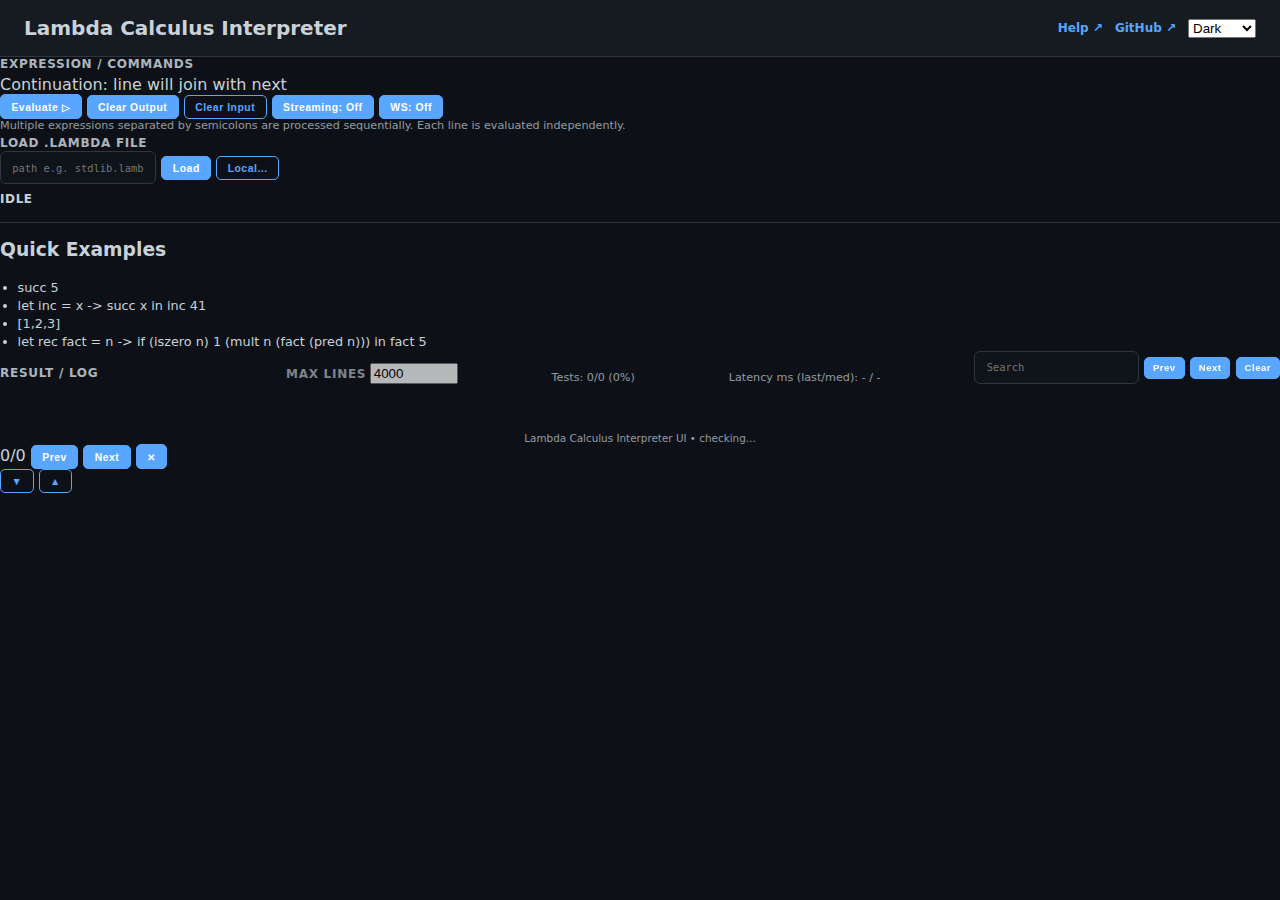
<file: src-webui/wwwroot/index.html>
<!DOCTYPE html>
<html lang="en">

<head>
  <meta charset="utf-8" />
  <title>Lambda Calculus Interpreter UI</title>
  <meta name="viewport" content="width=device-width,initial-scale=1" />
  <!-- Disable caching -->
  <meta http-equiv="Cache-Control" content="no-store, no-cache, must-revalidate, max-age=0" />
  <meta http-equiv="Pragma" content="no-cache" />
  <meta http-equiv="Expires" content="0" />
  <link rel="stylesheet" href="app.css" />
</head>

<body>
  <header class="site-header">
    <h1 class="site-title">Lambda Calculus Interpreter</h1>
    <nav class="site-nav">
      <a href="readme.html" rel="noopener" target="_blank">Help ↗</a>
      <a href="https://github.com/ilias/lambda" target="_blank" rel="noopener">GitHub ↗</a>
      <select id="themeSel" class="theme-select" aria-label="Theme">
        <option value="dark">Dark</option>
        <option value="light">Light</option>
        <option value="colorful">Colorful</option>
      </select>
    </nav>
  </header>
  <main>
    <section id="repl">
      <div class="bar bar-space">
        <label for="expr" class="m0">Expression / Commands</label>
        <div id="inputTabs" class="flex-tabs"></div>
      </div>
      <div id="inputEditors"></div>
      <!-- Initial textarea will be transformed into first tab by script (kept for noscript fallback) -->
      <textarea id="expr" rows="8" class="expr-area"
        placeholder=":help or succ 41 or let add = x,y -> x + y in add 2 3"></textarea>
      <div id="contHint" class="cont-hint" aria-live="polite">Continuation: line will join with next</div>
      <div class="actions">
        <button id="runBtn" class="primary">Evaluate ▷</button>
        <button class="destructive" id="clearBtn" type="button" title="Clear current output log">Clear Output</button>
        <button class="secondary" id="clearInputBtn" type="button" title="Clear current input editor">Clear
          Input</button>
        <button class="subtle" id="streamToggle" type="button" data-on="0"
          title="Toggle server streaming (SSE/WS)">Streaming: Off</button>
        <button class="subtle" id="wsToggle" type="button" data-on="0" title="Switch between SSE and WebSocket">WS:
          Off</button>
      </div>
      <div class="small">Multiple expressions separated by semicolons are processed sequentially. Each line is evaluated
        independently.</div>
    </section>
    <section>
      <label for="filePath">Load .lambda File</label>
      <div class="split">
        <input type="text" id="filePath" placeholder="path e.g. stdlib.lambda" />
        <button id="loadBtn" type="button" class="primary" title="Load file from server path">Load</button>
        <button id="localLoadBtn" type="button" class="secondary" title="Load a local .lambda file">Local...</button>
        <input id="localFile" type="file" accept=".lambda,.txt" class="hidden" aria-label="Local lambda file" />
      </div>
      <div id="fileStatus" class="status mt-sm">Idle</div>
      <div id="fileProgress" class="progress">
        <div id="fileProgressBar" class="progress-bar"></div>
      </div>
      <hr class="rule" />
      <h3 class="mt0">Quick Examples</h3>
      <ul class="examples-list">
        <li>succ 5</li>
        <li>let inc = x -> succ x in inc 41</li>
        <li>[1,2,3]</li>
        <li>let rec fact = n -> if (iszero n) 1 (mult n (fact (pred n))) in fact 5</li>
      </ul>
    </section>
    <section class="full-span" aria-label="Result Log">
      <div class="bar bar-results">
        <label for="output" class="label-small mt-aligned">Result / Log</label>
        <div id="outputTabs" class="inline-tabs"></div>
        <div class="inline small max-lines-wrap">
          <label for="maxLinesInput">Max Lines</label>
          <input id="maxLinesInput" type="number" min="100" max="200000" step="100" value="4000"
            title="Maximum lines retained per log tab" />
        </div>
        <div id="testIndicator" class="inline small" role="status" aria-live="polite" aria-atomic="true">Tests: 0/0 (0%)
        </div>
        <div id="perfStats" class="inline small" title="Recent evaluation latencies (last / median)">Latency ms
          (last/med): - / -</div>
        <div id="searchBox" class="search-box inline push-right">
          <input id="searchInput" type="text" placeholder="Search" class="search-input" />
          <button class="ghost tiny" id="searchPrev" type="button" title="Previous match">Prev</button>
          <button class="ghost tiny" id="searchNext" type="button" title="Next match">Next</button>
          <button class="ghost tiny" id="searchClear" type="button" title="Clear search">Clear</button>
        </div>
      </div>
      <div id="filters"></div>
      <div id="outputPanes"></div>
    </section>
  </main>
  <footer>Lambda Calculus Interpreter UI • <span id="health">checking...</span></footer>
  <div id="searchFloat" aria-hidden="true"><span class="count" id="searchCount">0/0</span> <button id="sfPrev"
      type="button" class="ghost">Prev</button> <button id="sfNext" type="button" class="ghost">Next</button> <button
      id="sfClear" type="button" class="ghost" title="Clear (Esc)">✕</button></div>
  <!-- Scroll navigation links -->
  <button id="scrollBottomBtn" type="button" title="Go to bottom" aria-label="Scroll to bottom"
    class="secondary">▼</button>
  <button id="scrollTopBtn" type="button" title="Go to top" aria-label="Scroll to top" class="secondary">▲</button>
  <script defer src="js/app.js"></script>
</body>

</html>
</file>
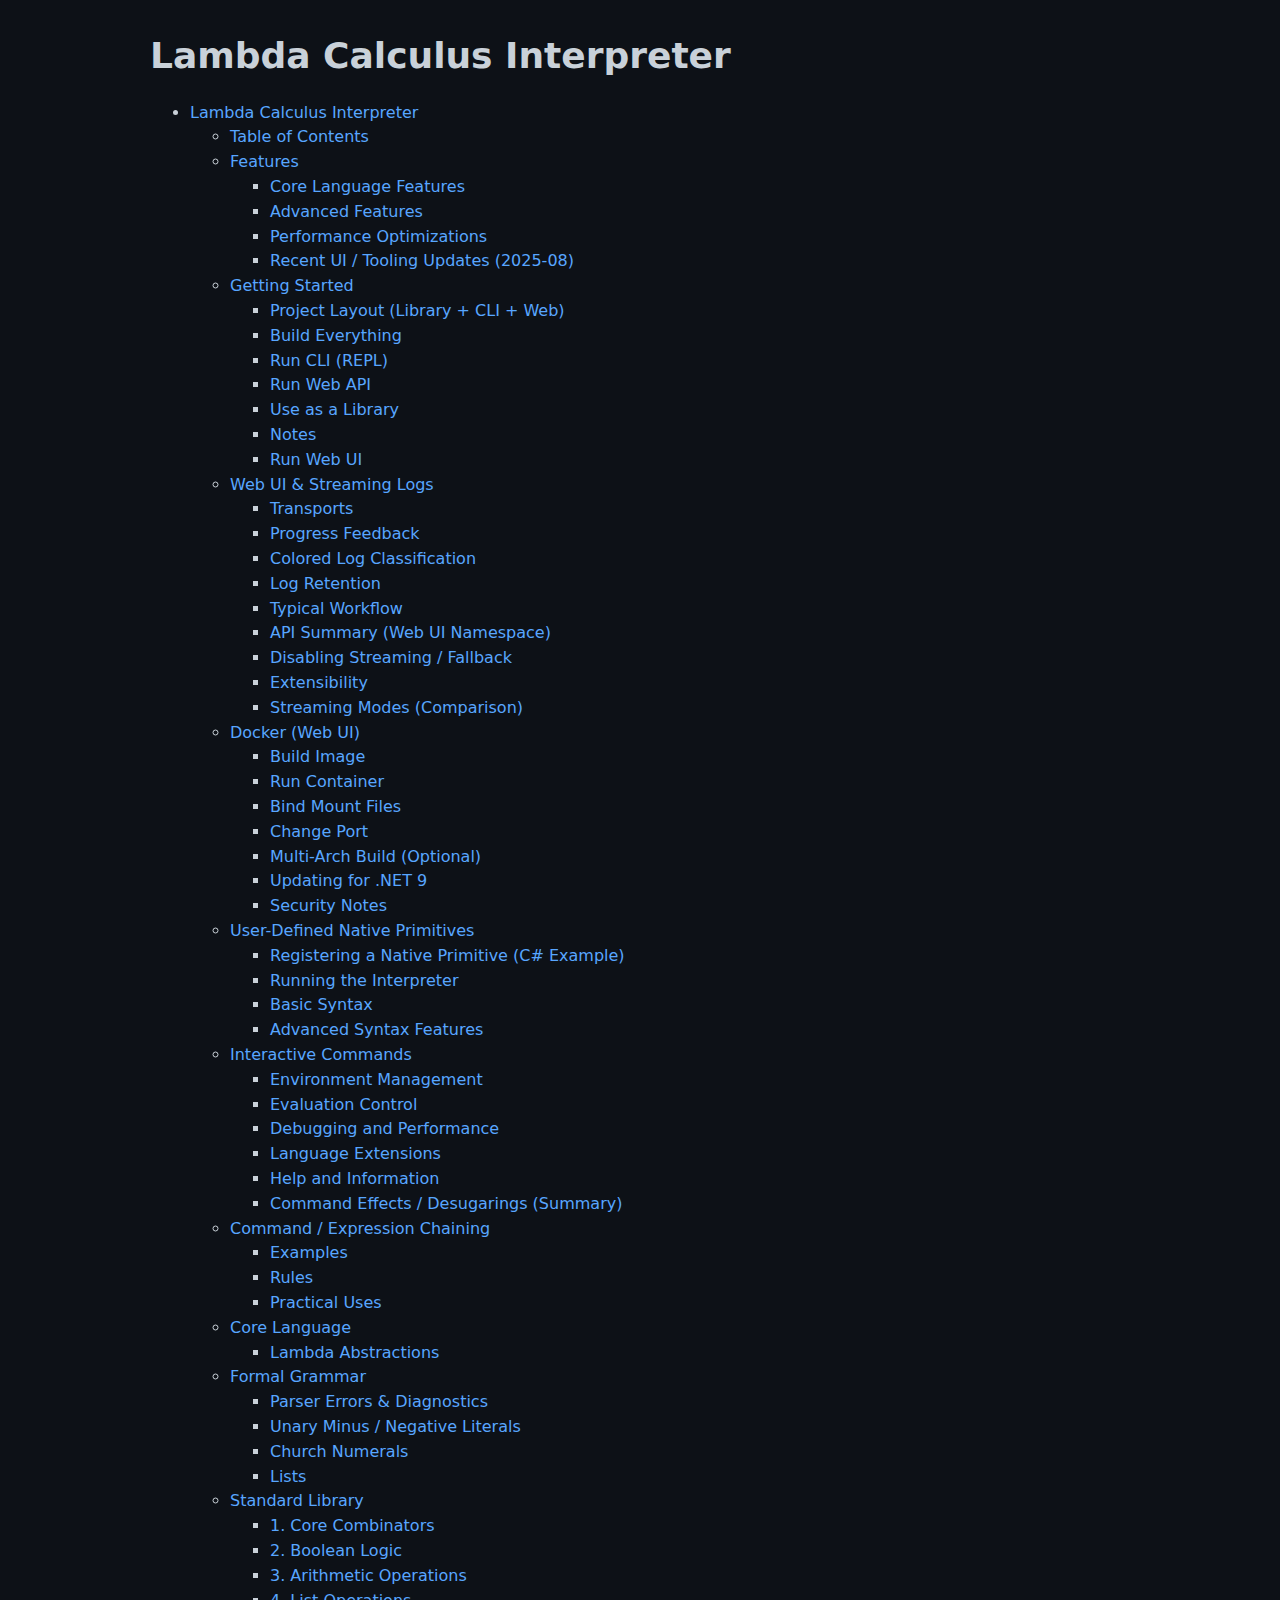
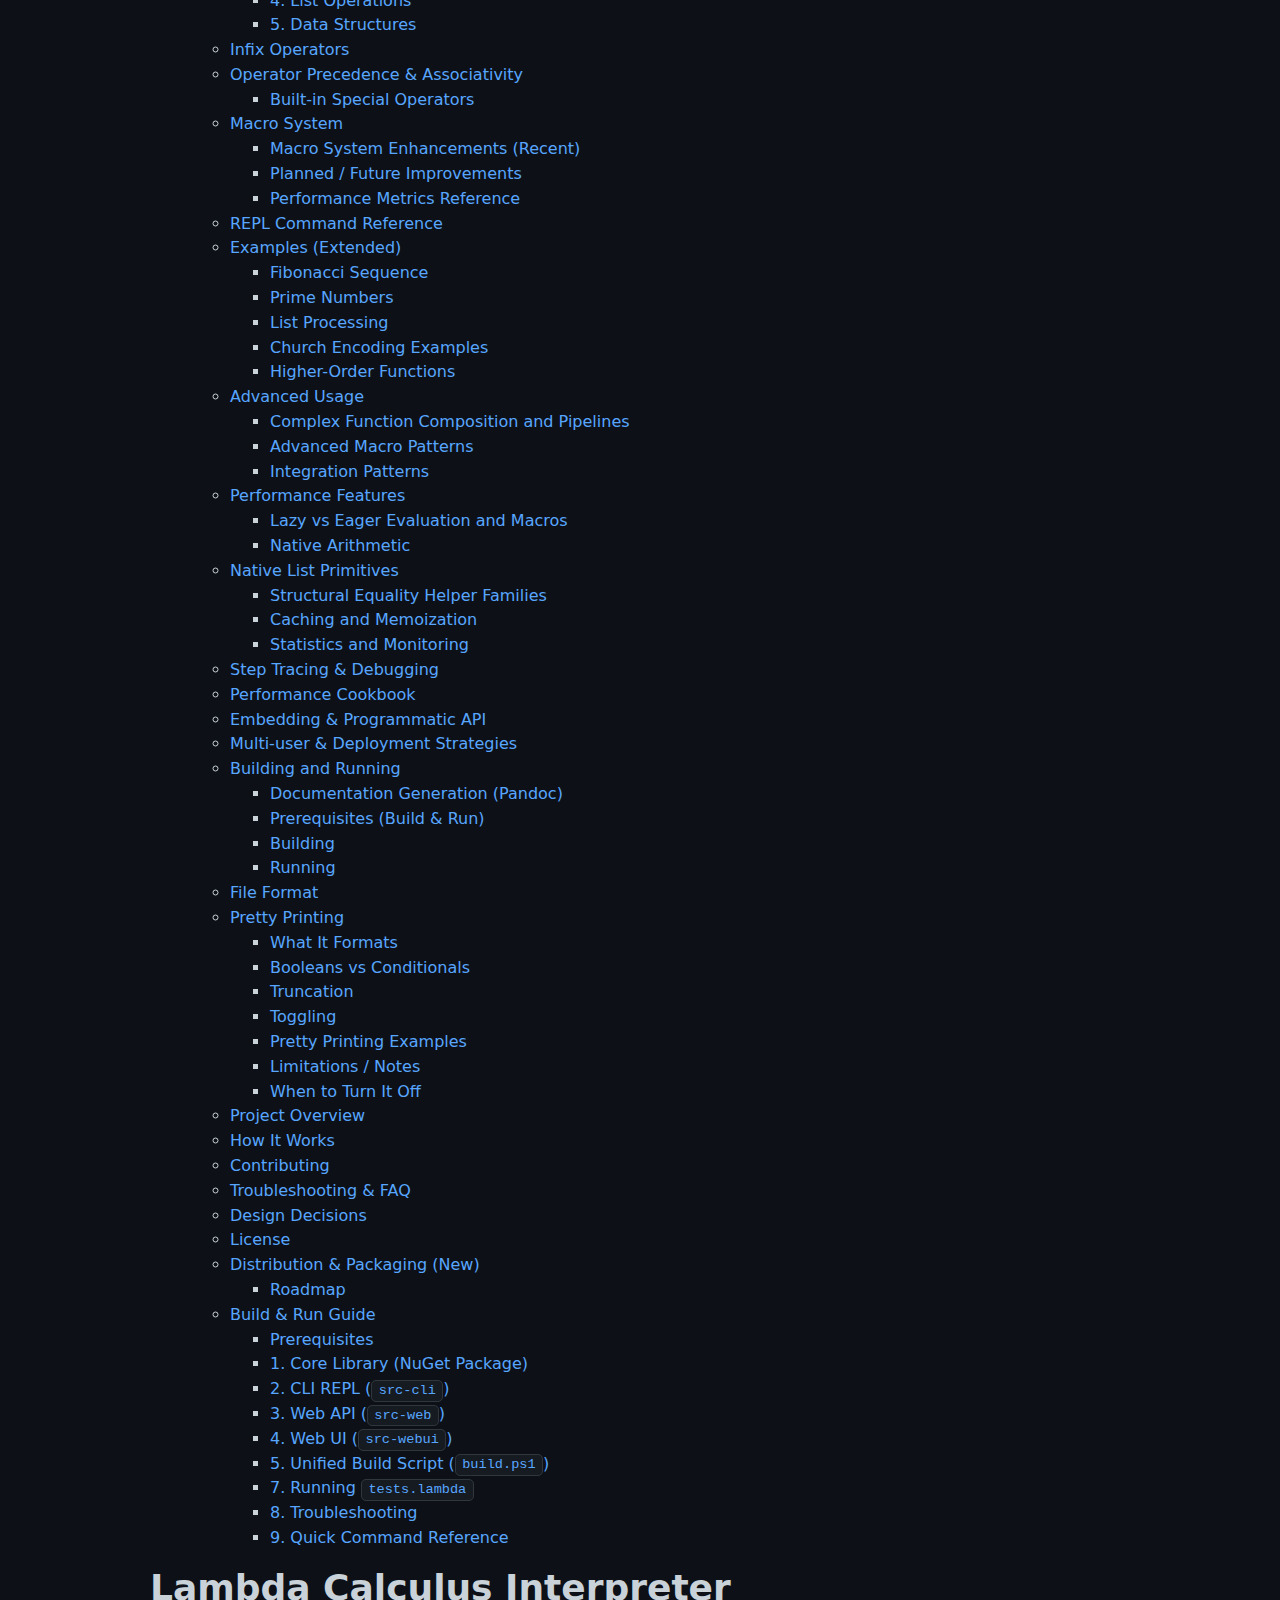
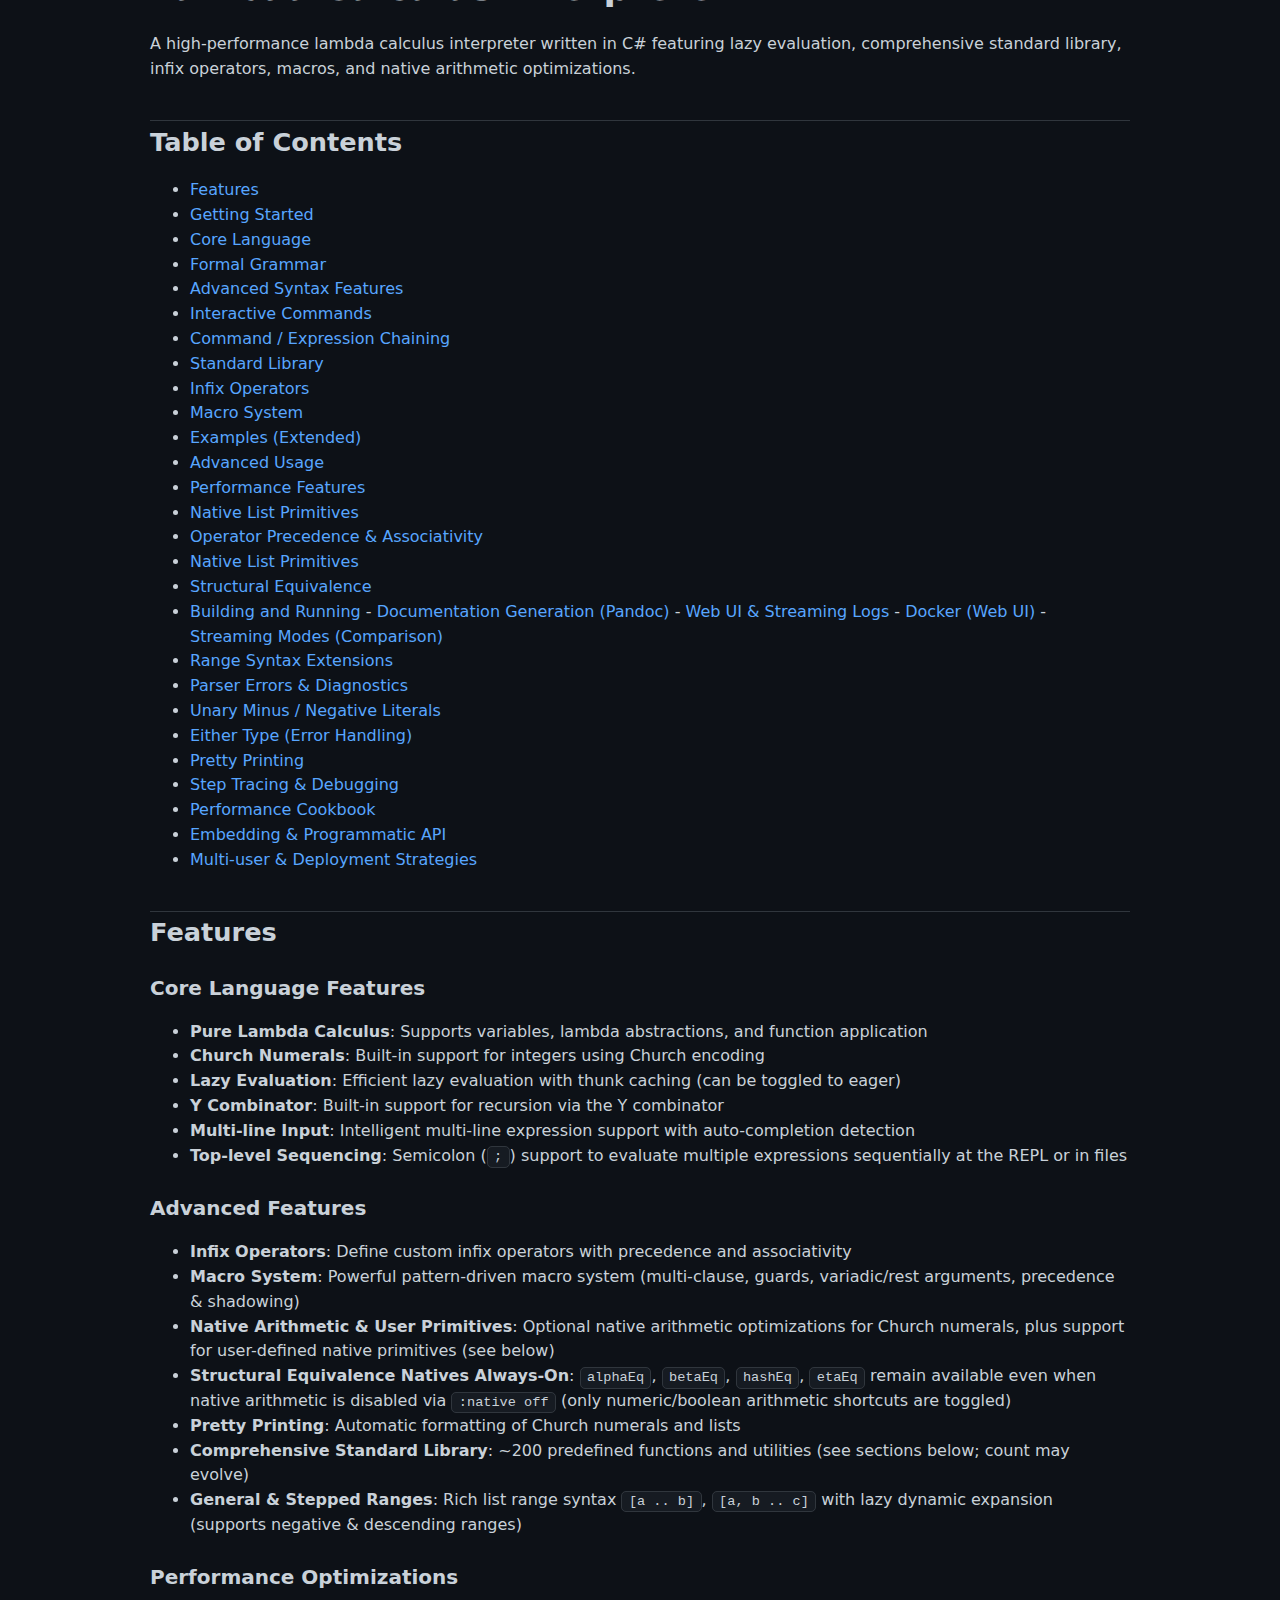
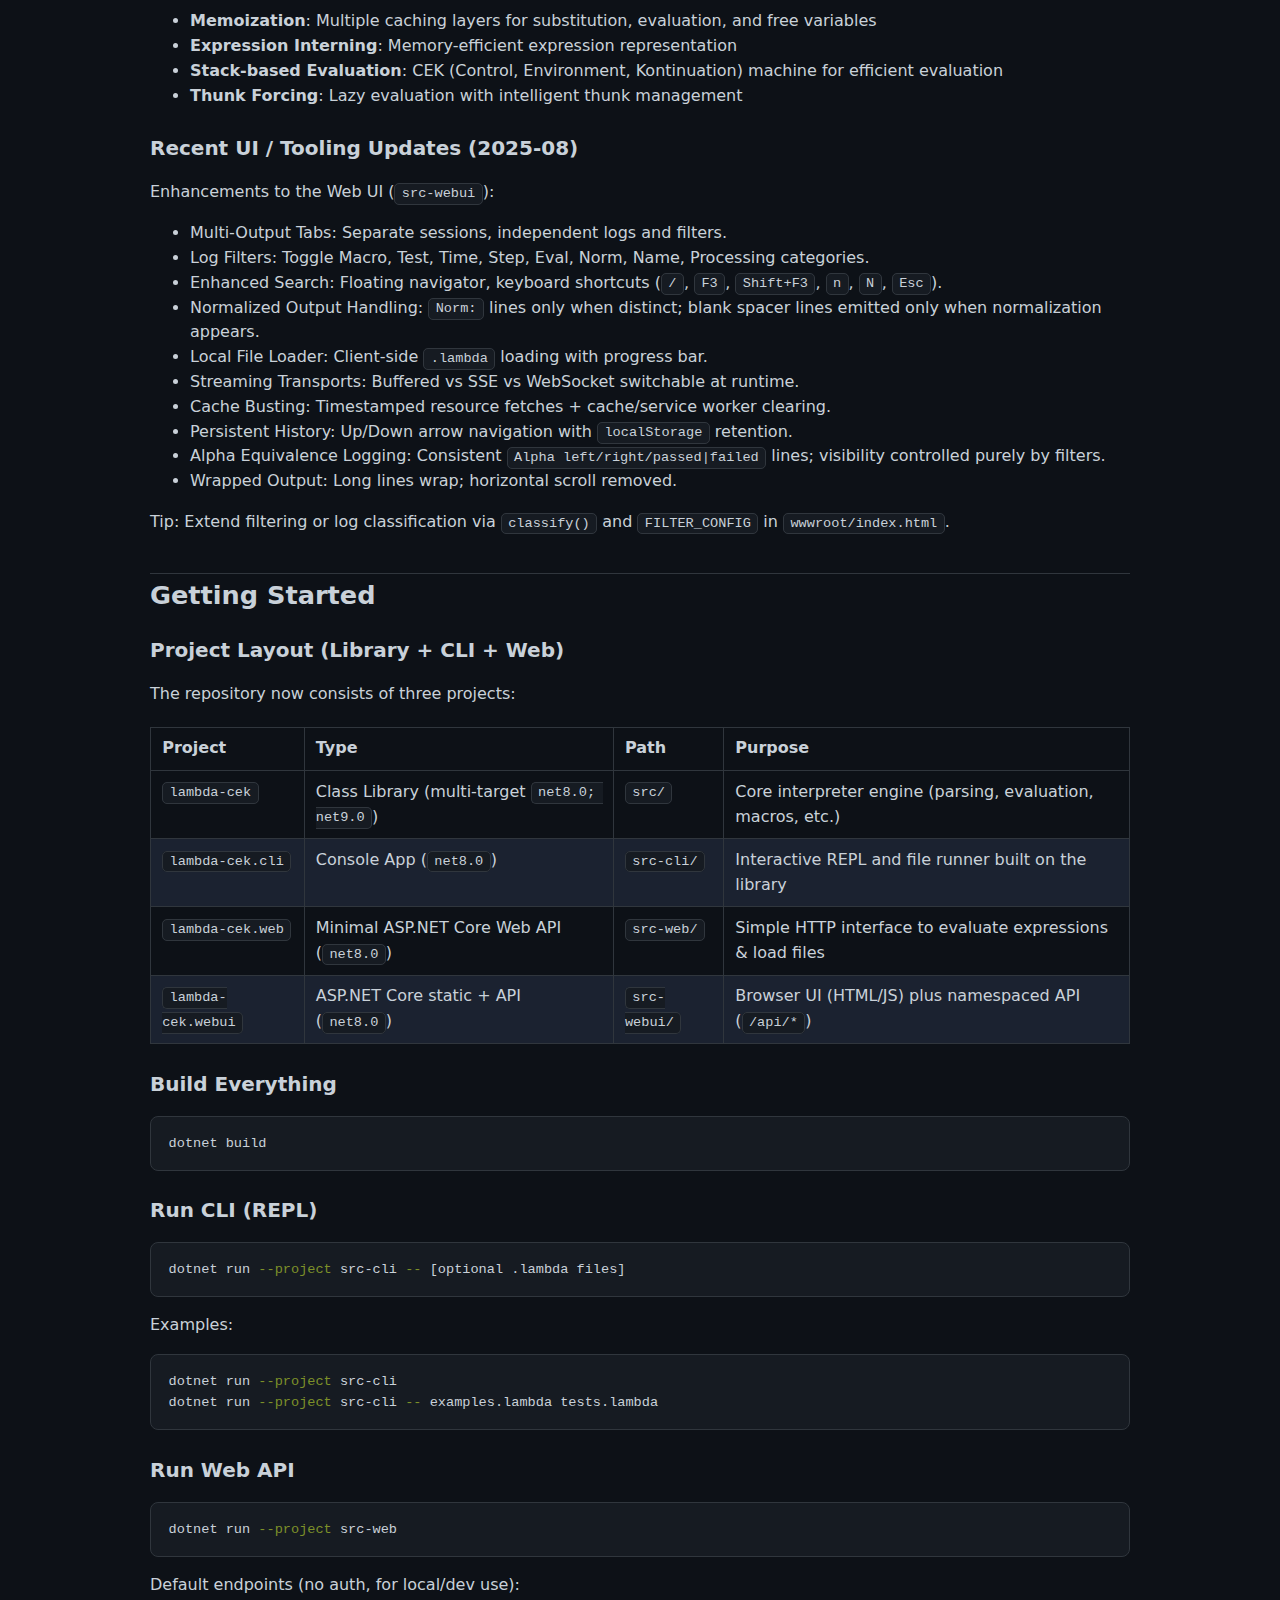
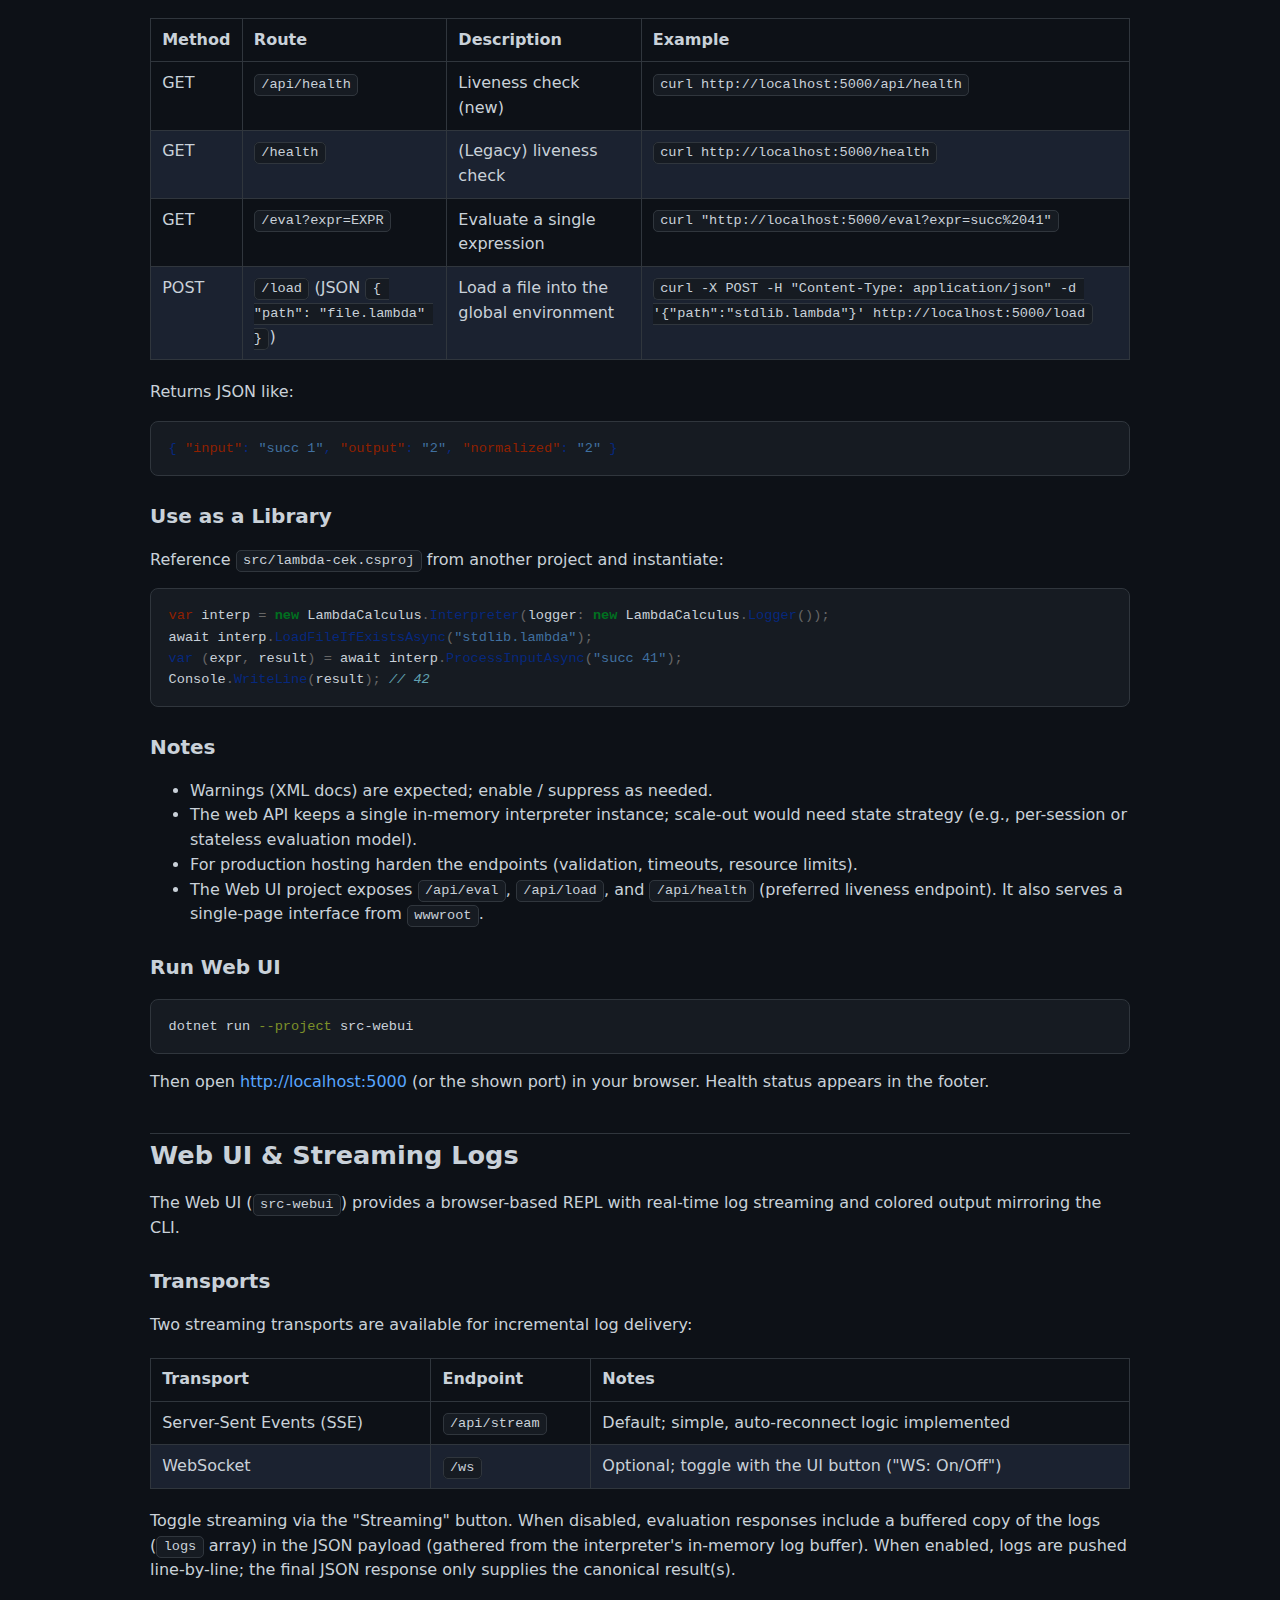
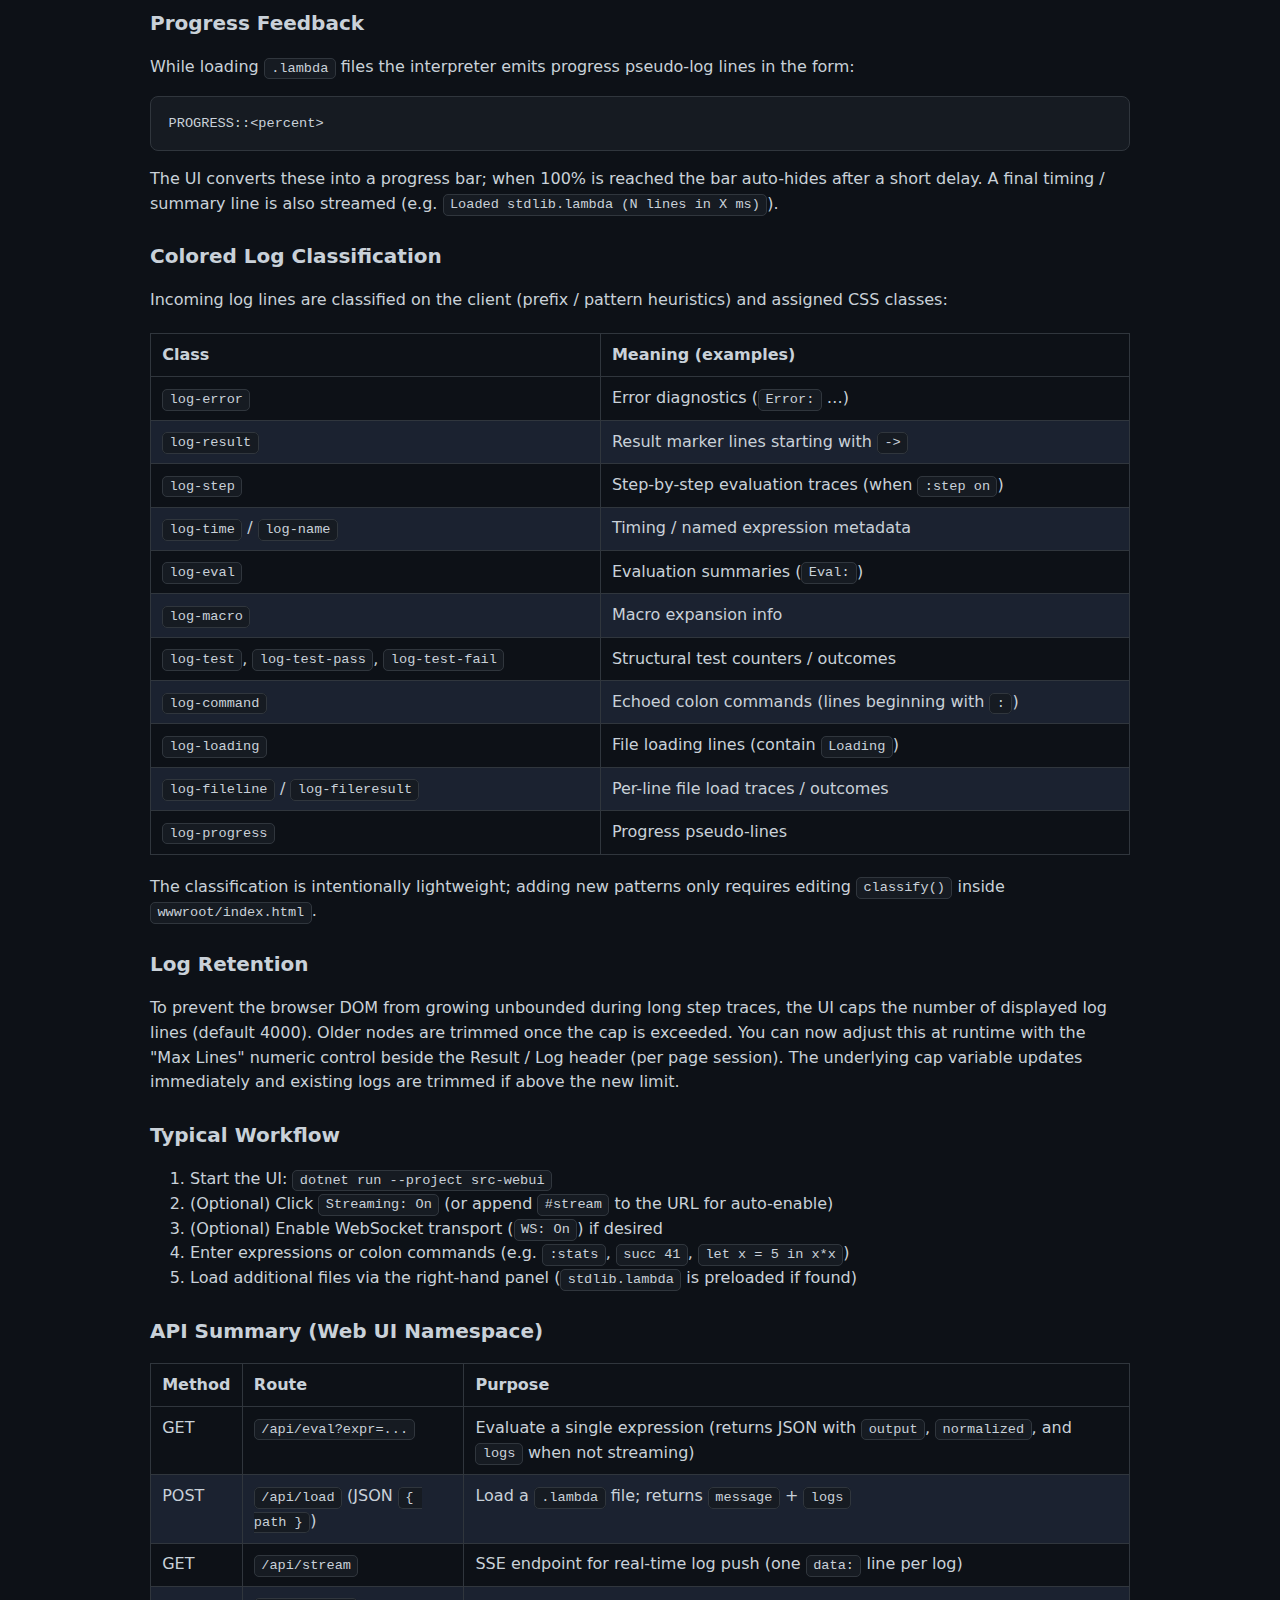
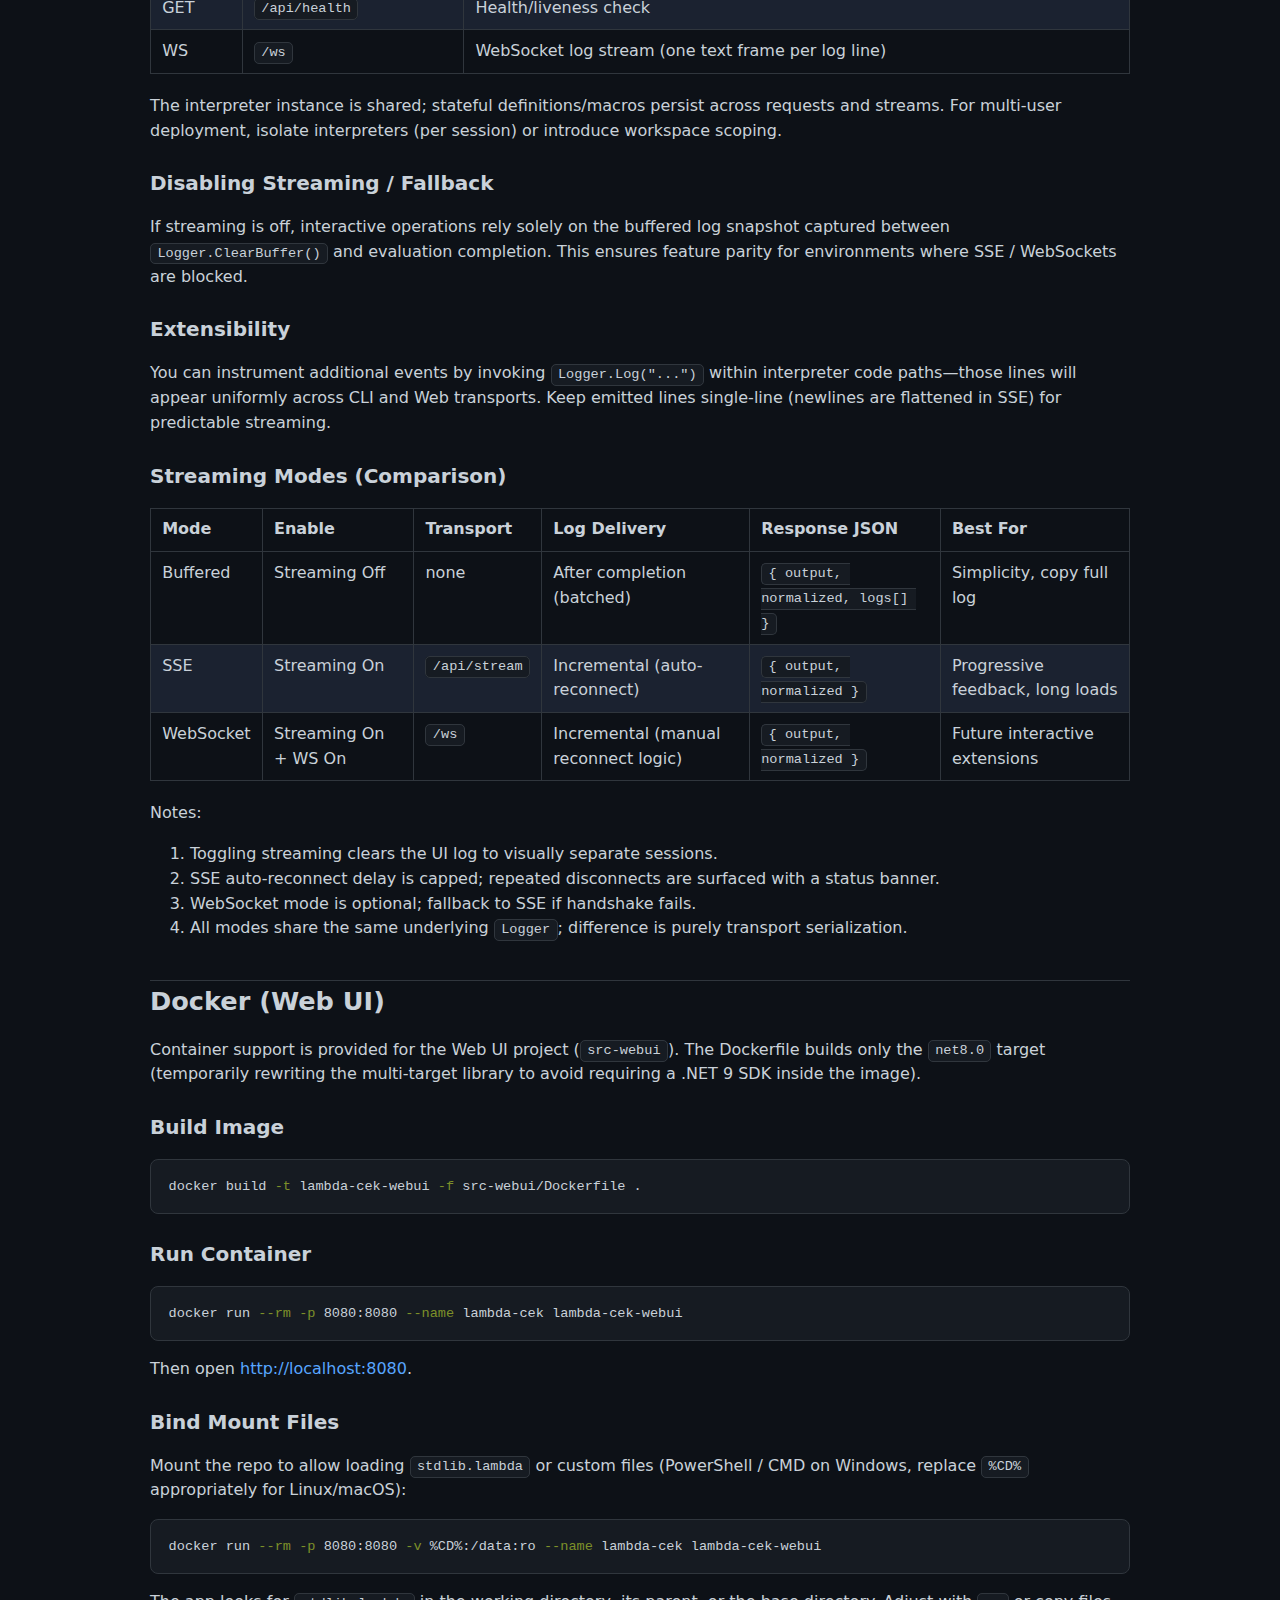
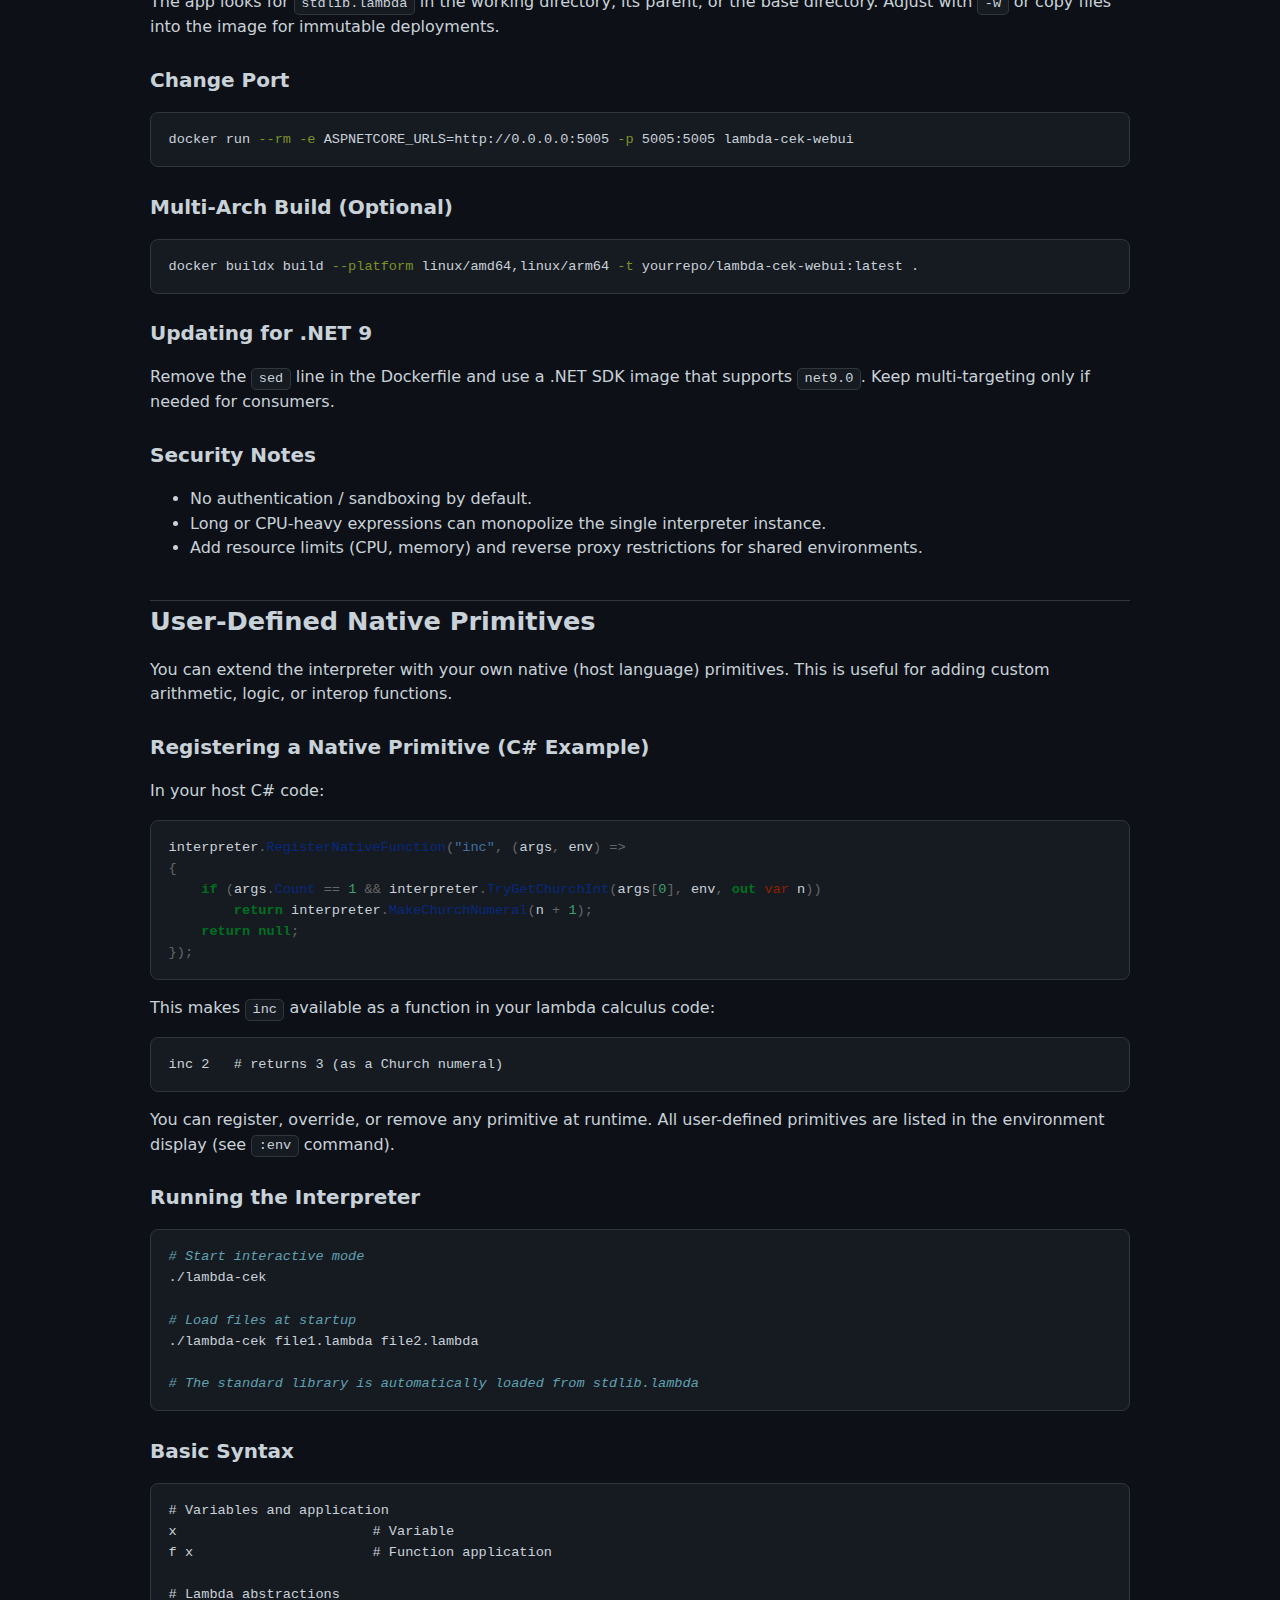
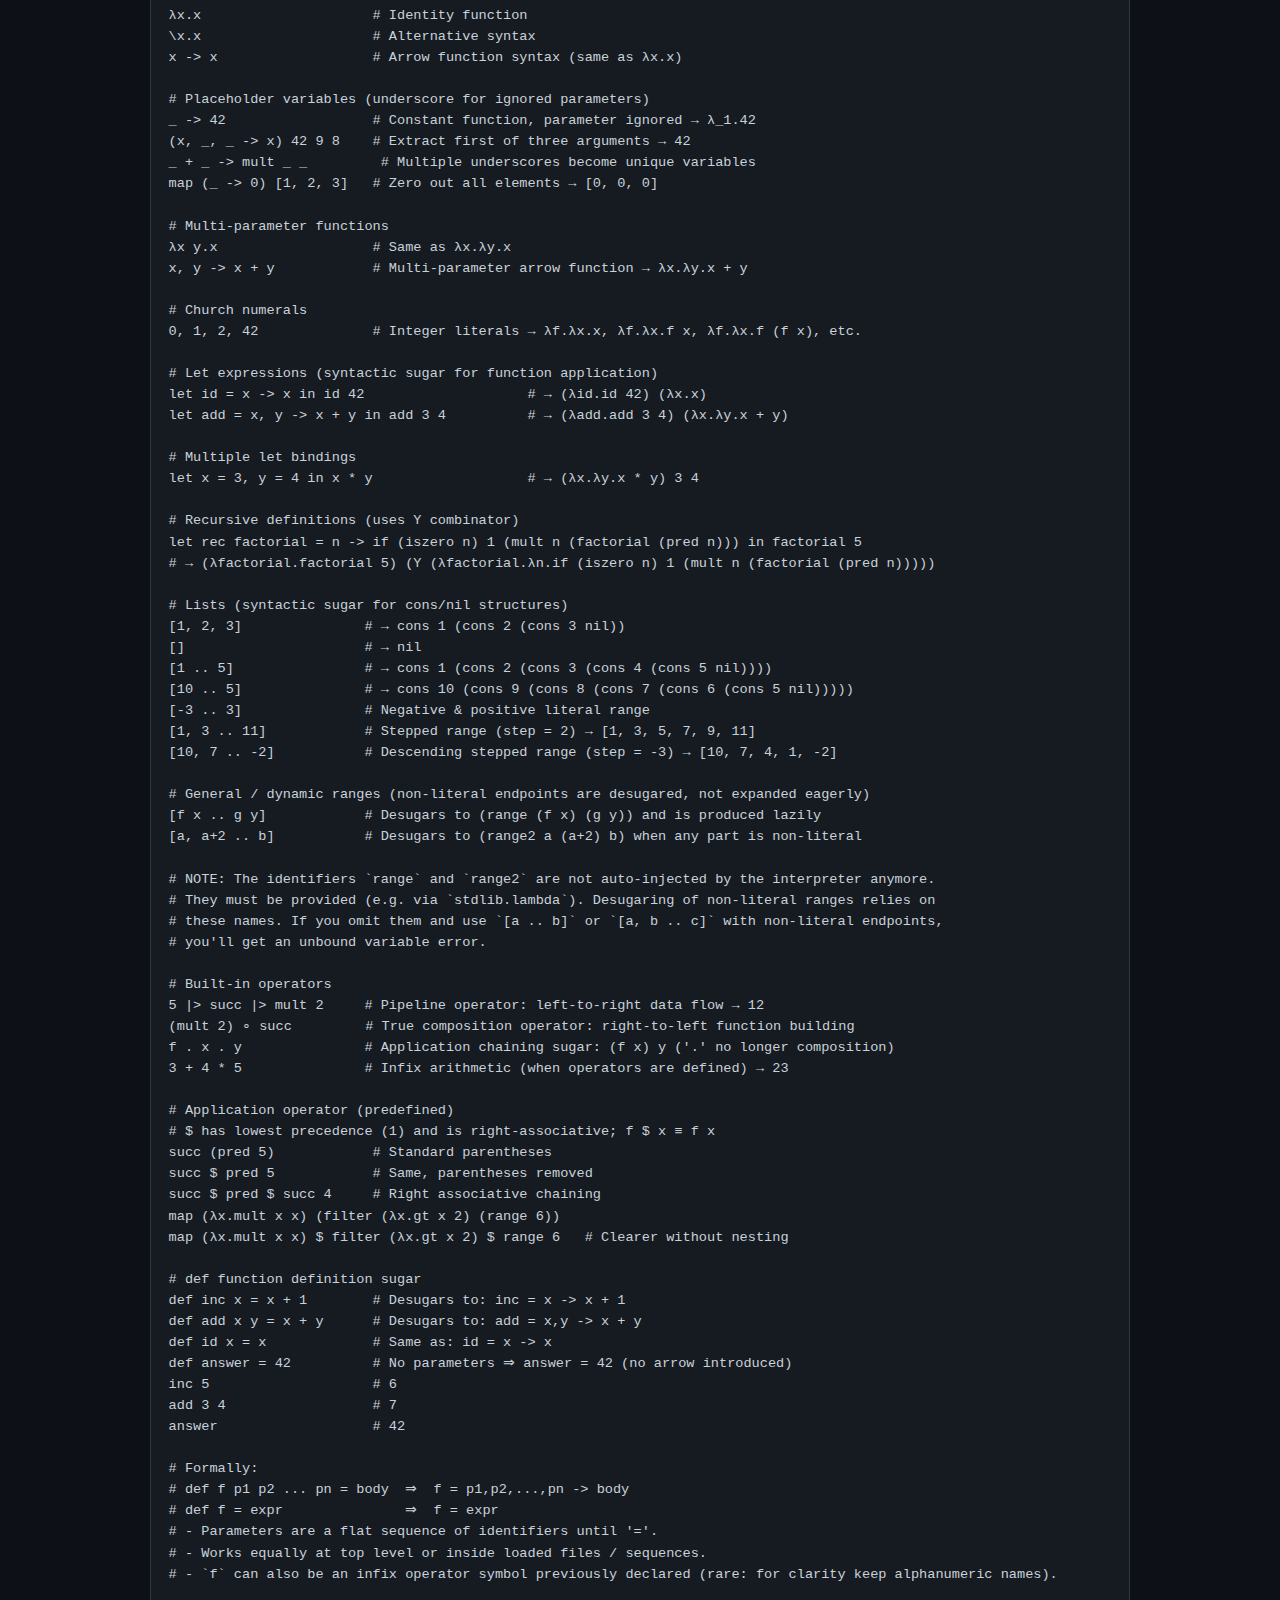
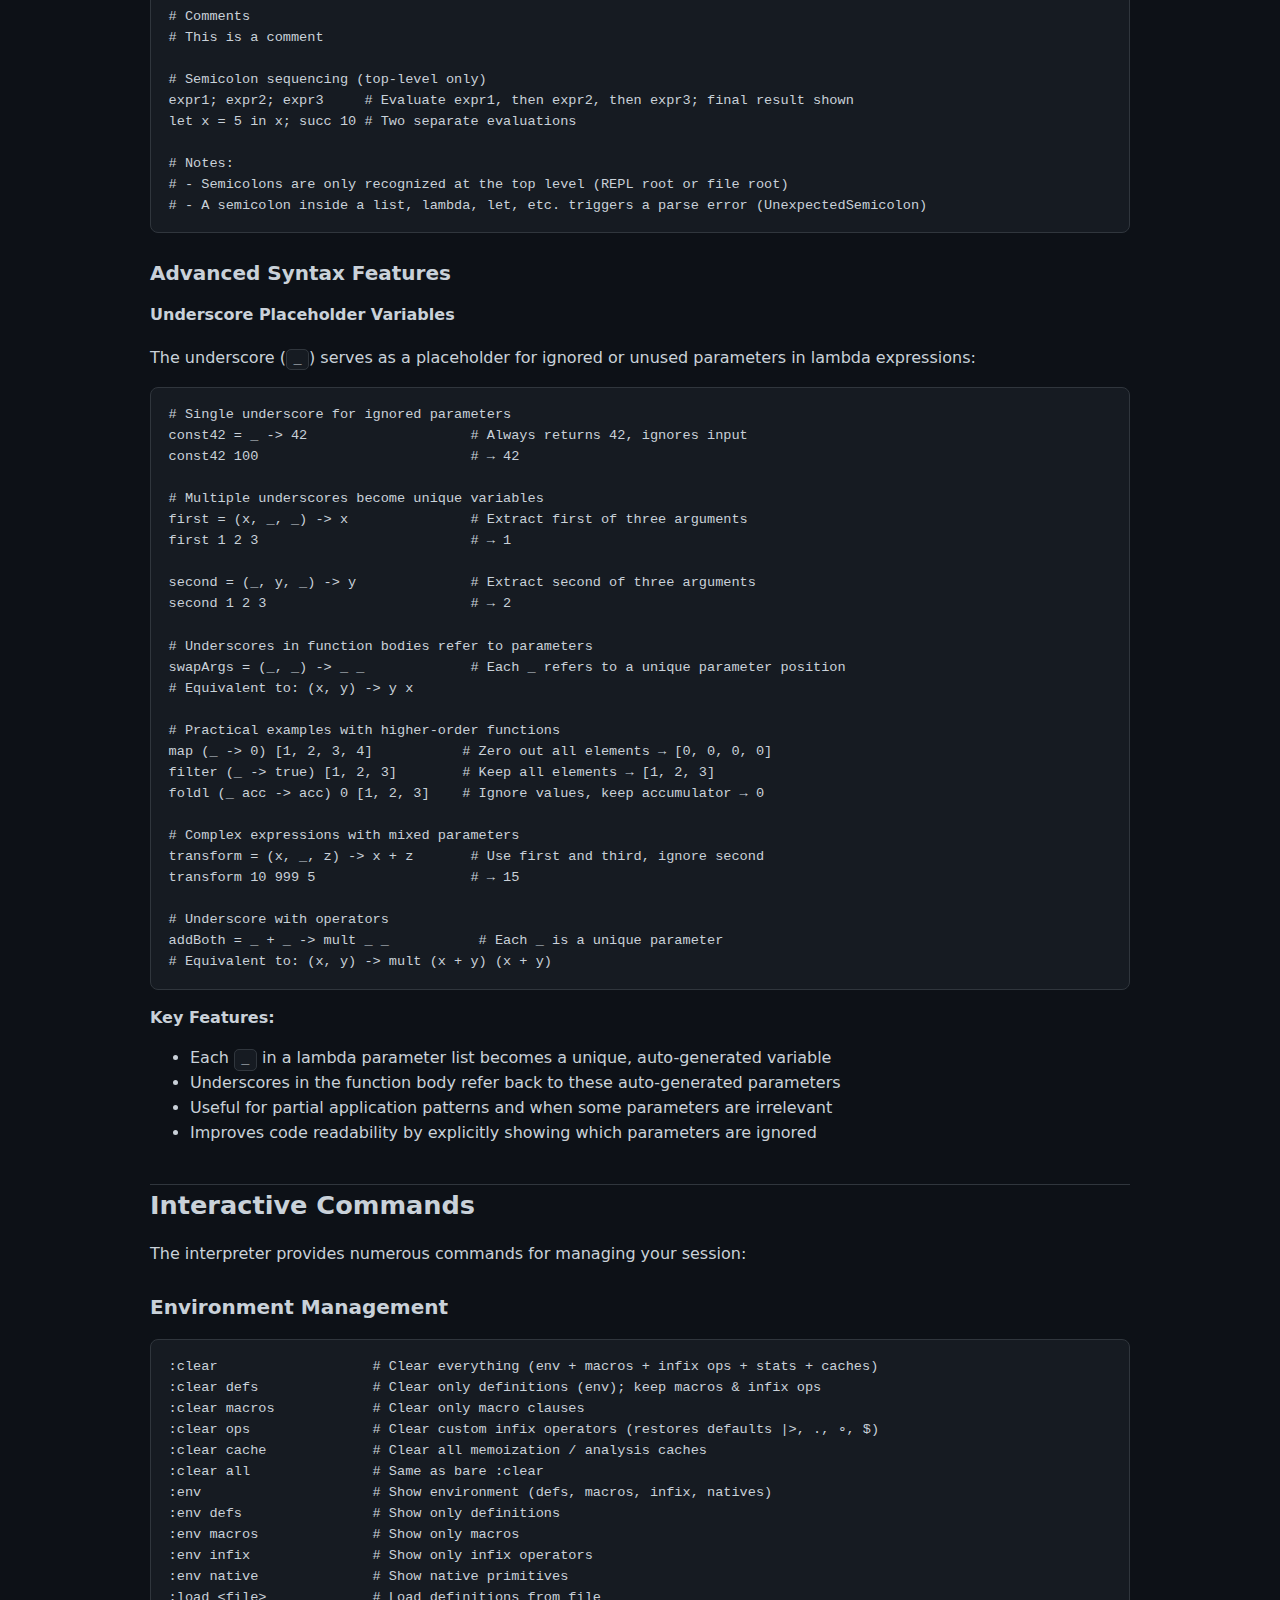
<file: readme.html>
<!DOCTYPE html>
<html xmlns="http://www.w3.org/1999/xhtml" lang="en" xml:lang="en">
<head>
  <meta charset="utf-8" />
  <meta name="generator" content="pandoc" />
  <meta name="viewport" content="width=device-width, initial-scale=1.0, user-scalable=yes" />
  <title>Lambda Calculus Interpreter</title>
  <style>
code{white-space: pre-wrap;}
span.smallcaps{font-variant: small-caps;}
div.columns{display: flex; gap: min(4vw, 1.5em);}
div.column{flex: auto; overflow-x: auto;}
div.hanging-indent{margin-left: 1.5em; text-indent: -1.5em;}

ul.task-list[class]{list-style: none;}
ul.task-list li input[type="checkbox"] {
font-size: inherit;
width: 0.8em;
margin: 0 0.8em 0.2em -1.6em;
vertical-align: middle;
}
.display.math{display: block; text-align: center; margin: 0.5rem auto;}

html { -webkit-text-size-adjust: 100%; }
pre > code.sourceCode { white-space: pre; position: relative; }
pre > code.sourceCode > span { display: inline-block; line-height: 1.25; }
pre > code.sourceCode > span:empty { height: 1.2em; }
.sourceCode { overflow: visible; }
code.sourceCode > span { color: inherit; text-decoration: inherit; }
div.sourceCode { margin: 1em 0; }
pre.sourceCode { margin: 0; }
@media screen {
div.sourceCode { overflow: auto; }
}
@media print {
pre > code.sourceCode { white-space: pre-wrap; }
pre > code.sourceCode > span { text-indent: -5em; padding-left: 5em; }
}
pre.numberSource code
{ counter-reset: source-line 0; }
pre.numberSource code > span
{ position: relative; left: -4em; counter-increment: source-line; }
pre.numberSource code > span > a:first-child::before
{ content: counter(source-line);
position: relative; left: -1em; text-align: right; vertical-align: baseline;
border: none; display: inline-block;
-webkit-touch-callout: none; -webkit-user-select: none;
-khtml-user-select: none; -moz-user-select: none;
-ms-user-select: none; user-select: none;
padding: 0 4px; width: 4em;
color: #aaaaaa;
}
pre.numberSource { margin-left: 3em; border-left: 1px solid #aaaaaa; padding-left: 4px; }
div.sourceCode
{ }
@media screen {
pre > code.sourceCode > span > a:first-child::before { text-decoration: underline; }
}
code span.al { color: #ff0000; font-weight: bold; } 
code span.an { color: #60a0b0; font-weight: bold; font-style: italic; } 
code span.at { color: #7d9029; } 
code span.bn { color: #40a070; } 
code span.bu { color: #008000; } 
code span.cf { color: #007020; font-weight: bold; } 
code span.ch { color: #4070a0; } 
code span.cn { color: #880000; } 
code span.co { color: #60a0b0; font-style: italic; } 
code span.cv { color: #60a0b0; font-weight: bold; font-style: italic; } 
code span.do { color: #ba2121; font-style: italic; } 
code span.dt { color: #902000; } 
code span.dv { color: #40a070; } 
code span.er { color: #ff0000; font-weight: bold; } 
code span.ex { } 
code span.fl { color: #40a070; } 
code span.fu { color: #06287e; } 
code span.im { color: #008000; font-weight: bold; } 
code span.in { color: #60a0b0; font-weight: bold; font-style: italic; } 
code span.kw { color: #007020; font-weight: bold; } 
code span.op { color: #666666; } 
code span.ot { color: #007020; } 
code span.pp { color: #bc7a00; } 
code span.sc { color: #4070a0; } 
code span.ss { color: #bb6688; } 
code span.st { color: #4070a0; } 
code span.va { color: #19177c; } 
code span.vs { color: #4070a0; } 
code span.wa { color: #60a0b0; font-weight: bold; font-style: italic; } 
</style>
  <style type="text/css">:root { --bg:#0d1117; --panel:#161b22; --border:#30363d; --fg:#c9d1d9; --fg-soft:#a5b1bd; --accent:#58a6ff; --radius:8px; }html { scroll-behavior:smooth; }body { font-family: system-ui,-apple-system,"Segoe UI",Roboto,"Helvetica Neue",Arial,sans-serif; margin:0 auto; max-width:980px; padding:2.2rem 1.6rem 4rem; line-height:1.55; background:var(--bg); color:var(--fg); }h1,h2,h3,h4,h5 { line-height:1.15; font-weight:600; }h1 { font-size:2.25rem; margin-top:0; }h2 { margin-top:2.4rem; padding-top:.4rem; border-top:1px solid var(--border); font-size:1.6rem; }h3 { margin-top:1.8rem; font-size:1.25rem; }p { margin:1rem 0; }pre,code { font-family: ui-monospace,Consolas,"Cascadia Code",monospace; font-size:.85rem; }pre { background:var(--panel); padding:1rem 1.1rem; border:1px solid var(--border); border-radius:var(--radius); overflow:auto; position:relative; }code { background:var(--panel); padding:.15rem .4rem; border:1px solid var(--border); border-radius:5px; }pre code { background:transparent; padding:0; border:none; }table { border-collapse:collapse; width:100%; margin:1.25rem 0; }th,td { border:1px solid var(--border); padding:.55rem .7rem; text-align:left; vertical-align:top; }tr:nth-child(even) { background:#1b2230; }a { color:var(--accent); text-decoration:none; }a:hover { text-decoration:underline; }blockquote { margin:1.2rem 0; padding:.75rem 1rem; background:#132032; border-left:4px solid var(--accent); border-radius:4px; color:var(--fg-soft); }hr { border:none; border-top:1px solid var(--border); margin:3rem 0 2.2rem; }nav#toc { background:var(--panel); border:1px solid var(--border); padding:1rem 1.25rem 1.1rem; border-radius:var(--radius); font-size:.85rem; line-height:1.35; }nav#toc strong { display:block; font-size:.75rem; letter-spacing:.08em; font-weight:700; text-transform:uppercase; margin-bottom:.35rem; opacity:.85; }nav#toc ul { list-style:none; margin:0; padding-left:0; }nav#toc ul ul { margin-left:1rem; }nav#toc a { text-decoration:none; }nav#toc a:hover { text-decoration:underline; }.title-block { margin-bottom:1.5rem; }.title-block h1 { margin-bottom:.25rem; }.meta { color:var(--fg-soft); font-size:.85rem; }.footnotes { font-size:.85rem; opacity:.92; }.highlight table { border:none; }.highlight td { border:none; padding:0; }.highlight pre { margin:0; }@media (max-width:760px){ body{padding:1.4rem .95rem 3rem;} h1{font-size:1.9rem;} }</style>
</head>
<body>
<header id="title-block-header">
<h1 class="title">Lambda Calculus Interpreter</h1>
</header>
<nav id="TOC" role="doc-toc">
<ul>
<li><a href="#lambda-calculus-interpreter" id="toc-lambda-calculus-interpreter">Lambda Calculus Interpreter</a>
<ul>
<li><a href="#table-of-contents" id="toc-table-of-contents">Table of
Contents</a></li>
<li><a href="#features" id="toc-features">Features</a>
<ul>
<li><a href="#core-language-features" id="toc-core-language-features">Core Language Features</a></li>
<li><a href="#advanced-features" id="toc-advanced-features">Advanced
Features</a></li>
<li><a href="#performance-optimizations" id="toc-performance-optimizations">Performance Optimizations</a></li>
<li><a href="#recent-ui--tooling-updates-2025-08" id="toc-recent-ui--tooling-updates-2025-08">Recent UI / Tooling Updates
(2025-08)</a></li>
</ul></li>
<li><a href="#getting-started" id="toc-getting-started">Getting
Started</a>
<ul>
<li><a href="#project-layout-library--cli--web" id="toc-project-layout-library--cli--web">Project Layout (Library + CLI
+ Web)</a></li>
<li><a href="#build-everything" id="toc-build-everything">Build
Everything</a></li>
<li><a href="#run-cli-repl" id="toc-run-cli-repl">Run CLI
(REPL)</a></li>
<li><a href="#run-web-api" id="toc-run-web-api">Run Web API</a></li>
<li><a href="#use-as-a-library" id="toc-use-as-a-library">Use as a
Library</a></li>
<li><a href="#notes" id="toc-notes">Notes</a></li>
<li><a href="#run-web-ui" id="toc-run-web-ui">Run Web UI</a></li>
</ul></li>
<li><a href="#web-ui--streaming-logs" id="toc-web-ui--streaming-logs">Web UI &amp; Streaming Logs</a>
<ul>
<li><a href="#transports" id="toc-transports">Transports</a></li>
<li><a href="#progress-feedback" id="toc-progress-feedback">Progress
Feedback</a></li>
<li><a href="#colored-log-classification" id="toc-colored-log-classification">Colored Log Classification</a></li>
<li><a href="#log-retention" id="toc-log-retention">Log
Retention</a></li>
<li><a href="#typical-workflow" id="toc-typical-workflow">Typical
Workflow</a></li>
<li><a href="#api-summary-web-ui-namespace" id="toc-api-summary-web-ui-namespace">API Summary (Web UI
Namespace)</a></li>
<li><a href="#disabling-streaming--fallback" id="toc-disabling-streaming--fallback">Disabling Streaming /
Fallback</a></li>
<li><a href="#extensibility" id="toc-extensibility">Extensibility</a></li>
<li><a href="#streaming-modes-comparison" id="toc-streaming-modes-comparison">Streaming Modes
(Comparison)</a></li>
</ul></li>
<li><a href="#docker-web-ui" id="toc-docker-web-ui">Docker (Web UI)</a>
<ul>
<li><a href="#build-image" id="toc-build-image">Build Image</a></li>
<li><a href="#run-container" id="toc-run-container">Run
Container</a></li>
<li><a href="#bind-mount-files" id="toc-bind-mount-files">Bind Mount
Files</a></li>
<li><a href="#change-port" id="toc-change-port">Change Port</a></li>
<li><a href="#multi-arch-build-optional" id="toc-multi-arch-build-optional">Multi-Arch Build (Optional)</a></li>
<li><a href="#updating-for-net-9" id="toc-updating-for-net-9">Updating
for .NET 9</a></li>
<li><a href="#security-notes" id="toc-security-notes">Security
Notes</a></li>
</ul></li>
<li><a href="#user-defined-native-primitives" id="toc-user-defined-native-primitives">User-Defined Native
Primitives</a>
<ul>
<li><a href="#registering-a-native-primitive-c-example" id="toc-registering-a-native-primitive-c-example">Registering a Native
Primitive (C# Example)</a></li>
<li><a href="#running-the-interpreter" id="toc-running-the-interpreter">Running the Interpreter</a></li>
<li><a href="#basic-syntax" id="toc-basic-syntax">Basic Syntax</a></li>
<li><a href="#advanced-syntax-features" id="toc-advanced-syntax-features">Advanced Syntax Features</a></li>
</ul></li>
<li><a href="#interactive-commands" id="toc-interactive-commands">Interactive Commands</a>
<ul>
<li><a href="#environment-management" id="toc-environment-management">Environment Management</a></li>
<li><a href="#evaluation-control" id="toc-evaluation-control">Evaluation
Control</a></li>
<li><a href="#debugging-and-performance" id="toc-debugging-and-performance">Debugging and Performance</a></li>
<li><a href="#language-extensions" id="toc-language-extensions">Language
Extensions</a></li>
<li><a href="#help-and-information" id="toc-help-and-information">Help
and Information</a></li>
<li><a href="#command-effects--desugarings-summary" id="toc-command-effects--desugarings-summary">Command Effects /
Desugarings (Summary)</a></li>
</ul></li>
<li><a href="#command--expression-chaining" id="toc-command--expression-chaining">Command / Expression Chaining</a>
<ul>
<li><a href="#examples" id="toc-examples">Examples</a></li>
<li><a href="#rules" id="toc-rules">Rules</a></li>
<li><a href="#practical-uses" id="toc-practical-uses">Practical
Uses</a></li>
</ul></li>
<li><a href="#core-language" id="toc-core-language">Core Language</a>
<ul>
<li><a href="#lambda-abstractions" id="toc-lambda-abstractions">Lambda
Abstractions</a></li>
</ul></li>
<li><a href="#formal-grammar" id="toc-formal-grammar">Formal Grammar</a>
<ul>
<li><a href="#parser-errors--diagnostics" id="toc-parser-errors--diagnostics">Parser Errors &amp;
Diagnostics</a></li>
<li><a href="#unary-minus--negative-literals" id="toc-unary-minus--negative-literals">Unary Minus / Negative
Literals</a></li>
<li><a href="#church-numerals" id="toc-church-numerals">Church
Numerals</a></li>
<li><a href="#lists" id="toc-lists">Lists</a></li>
</ul></li>
<li><a href="#standard-library" id="toc-standard-library">Standard
Library</a>
<ul>
<li><a href="#1-core-combinators" id="toc-1-core-combinators">1. Core
Combinators</a></li>
<li><a href="#2-boolean-logic" id="toc-2-boolean-logic">2. Boolean
Logic</a></li>
<li><a href="#3-arithmetic-operations" id="toc-3-arithmetic-operations">3. Arithmetic Operations</a></li>
<li><a href="#4-list-operations" id="toc-4-list-operations">4. List
Operations</a></li>
<li><a href="#5-data-structures" id="toc-5-data-structures">5. Data
Structures</a></li>
</ul></li>
<li><a href="#infix-operators" id="toc-infix-operators">Infix
Operators</a></li>
<li><a href="#operator-precedence--associativity" id="toc-operator-precedence--associativity">Operator Precedence &amp;
Associativity</a>
<ul>
<li><a href="#built-in-special-operators" id="toc-built-in-special-operators">Built-in Special Operators</a></li>
</ul></li>
<li><a href="#macro-system" id="toc-macro-system">Macro System</a>
<ul>
<li><a href="#macro-system-enhancements-recent" id="toc-macro-system-enhancements-recent">Macro System Enhancements
(Recent)</a></li>
<li><a href="#planned--future-improvements" id="toc-planned--future-improvements">Planned / Future
Improvements</a></li>
<li><a href="#performance-metrics-reference" id="toc-performance-metrics-reference">Performance Metrics
Reference</a></li>
</ul></li>
<li><a href="#repl-command-reference" id="toc-repl-command-reference">REPL Command Reference</a></li>
<li><a href="#examples-extended" id="toc-examples-extended">Examples
(Extended)</a>
<ul>
<li><a href="#fibonacci-sequence" id="toc-fibonacci-sequence">Fibonacci
Sequence</a></li>
<li><a href="#prime-numbers" id="toc-prime-numbers">Prime
Numbers</a></li>
<li><a href="#list-processing" id="toc-list-processing">List
Processing</a></li>
<li><a href="#church-encoding-examples" id="toc-church-encoding-examples">Church Encoding Examples</a></li>
<li><a href="#higher-order-functions" id="toc-higher-order-functions">Higher-Order Functions</a></li>
</ul></li>
<li><a href="#advanced-usage" id="toc-advanced-usage">Advanced Usage</a>
<ul>
<li><a href="#complex-function-composition-and-pipelines" id="toc-complex-function-composition-and-pipelines">Complex Function
Composition and Pipelines</a></li>
<li><a href="#advanced-macro-patterns" id="toc-advanced-macro-patterns">Advanced Macro Patterns</a></li>
<li><a href="#integration-patterns" id="toc-integration-patterns">Integration Patterns</a></li>
</ul></li>
<li><a href="#performance-features" id="toc-performance-features">Performance Features</a>
<ul>
<li><a href="#lazy-vs-eager-evaluation-and-macros" id="toc-lazy-vs-eager-evaluation-and-macros">Lazy vs Eager Evaluation
and Macros</a></li>
<li><a href="#native-arithmetic" id="toc-native-arithmetic">Native
Arithmetic</a></li>
</ul></li>
<li><a href="#native-list-primitives" id="toc-native-list-primitives">Native List Primitives</a>
<ul>
<li><a href="#structural-equality-helper-families" id="toc-structural-equality-helper-families">Structural Equality Helper
Families</a></li>
<li><a href="#caching-and-memoization" id="toc-caching-and-memoization">Caching and Memoization</a></li>
<li><a href="#statistics-and-monitoring" id="toc-statistics-and-monitoring">Statistics and Monitoring</a></li>
</ul></li>
<li><a href="#step-tracing--debugging" id="toc-step-tracing--debugging">Step Tracing &amp; Debugging</a></li>
<li><a href="#performance-cookbook" id="toc-performance-cookbook">Performance Cookbook</a></li>
<li><a href="#embedding--programmatic-api" id="toc-embedding--programmatic-api">Embedding &amp; Programmatic
API</a></li>
<li><a href="#multi-user--deployment-strategies" id="toc-multi-user--deployment-strategies">Multi-user &amp; Deployment
Strategies</a></li>
<li><a href="#building-and-running" id="toc-building-and-running">Building and Running</a>
<ul>
<li><a href="#documentation-generation-pandoc" id="toc-documentation-generation-pandoc">Documentation Generation
(Pandoc)</a></li>
<li><a href="#prerequisites-build--run" id="toc-prerequisites-build--run">Prerequisites (Build &amp;
Run)</a></li>
<li><a href="#building" id="toc-building">Building</a></li>
<li><a href="#running" id="toc-running">Running</a></li>
</ul></li>
<li><a href="#file-format" id="toc-file-format">File Format</a></li>
<li><a href="#pretty-printing" id="toc-pretty-printing">Pretty
Printing</a>
<ul>
<li><a href="#what-it-formats" id="toc-what-it-formats">What It
Formats</a></li>
<li><a href="#booleans-vs-conditionals" id="toc-booleans-vs-conditionals">Booleans vs Conditionals</a></li>
<li><a href="#truncation" id="toc-truncation">Truncation</a></li>
<li><a href="#toggling" id="toc-toggling">Toggling</a></li>
<li><a href="#pretty-printing-examples" id="toc-pretty-printing-examples">Pretty Printing Examples</a></li>
<li><a href="#limitations--notes" id="toc-limitations--notes">Limitations / Notes</a></li>
<li><a href="#when-to-turn-it-off" id="toc-when-to-turn-it-off">When to
Turn It Off</a></li>
</ul></li>
<li><a href="#project-overview" id="toc-project-overview">Project
Overview</a></li>
<li><a href="#how-it-works" id="toc-how-it-works">How It Works</a></li>
<li><a href="#contributing" id="toc-contributing">Contributing</a></li>
<li><a href="#troubleshooting--faq" id="toc-troubleshooting--faq">Troubleshooting &amp; FAQ</a></li>
<li><a href="#design-decisions" id="toc-design-decisions">Design
Decisions</a></li>
<li><a href="#license" id="toc-license">License</a></li>
<li><a href="#distribution--packaging-new" id="toc-distribution--packaging-new">Distribution &amp; Packaging
(New)</a>
<ul>
<li><a href="#roadmap" id="toc-roadmap">Roadmap</a></li>
</ul></li>
<li><a href="#build--run-guide" id="toc-build--run-guide">Build &amp;
Run Guide</a>
<ul>
<li><a href="#prerequisites" id="toc-prerequisites">Prerequisites</a></li>
<li><a href="#1-core-library-nuget-package" id="toc-1-core-library-nuget-package">1. Core Library (NuGet
Package)</a></li>
<li><a href="#2-cli-repl-src-cli" id="toc-2-cli-repl-src-cli">2. CLI
REPL (<code>src-cli</code>)</a></li>
<li><a href="#3-web-api-src-web" id="toc-3-web-api-src-web">3. Web API
(<code>src-web</code>)</a></li>
<li><a href="#4-web-ui-src-webui" id="toc-4-web-ui-src-webui">4. Web UI
(<code>src-webui</code>)</a></li>
<li><a href="#5-unified-build-script-buildps1" id="toc-5-unified-build-script-buildps1">5. Unified Build Script
(<code>build.ps1</code>)</a></li>
<li><a href="#7-running-testslambda" id="toc-7-running-testslambda">7.
Running <code>tests.lambda</code></a></li>
<li><a href="#8-troubleshooting" id="toc-8-troubleshooting">8.
Troubleshooting</a></li>
<li><a href="#9-quick-command-reference" id="toc-9-quick-command-reference">9. Quick Command Reference</a></li>
</ul></li>
</ul></li>
</ul>
</nav>
<section id="lambda-calculus-interpreter" class="level1">
<h1>Lambda Calculus Interpreter</h1>
<p>A high-performance lambda calculus interpreter written in C#
featuring lazy evaluation, comprehensive standard library, infix
operators, macros, and native arithmetic optimizations.</p>
<section id="table-of-contents" class="level2">
<h2>Table of Contents</h2>
<ul>
<li><a href="#features">Features</a></li>
<li><a href="#getting-started">Getting Started</a></li>
<li><a href="#core-language">Core Language</a></li>
<li><a href="#formal-grammar">Formal Grammar</a></li>
<li><a href="#advanced-syntax-features">Advanced Syntax
Features</a></li>
<li><a href="#interactive-commands">Interactive Commands</a></li>
<li><a href="#command--expression-chaining">Command / Expression
Chaining</a></li>
<li><a href="#standard-library">Standard Library</a></li>
<li><a href="#infix-operators">Infix Operators</a></li>
<li><a href="#macro-system">Macro System</a></li>
<li><a href="#examples-extended">Examples (Extended)</a></li>
<li><a href="#advanced-usage">Advanced Usage</a></li>
<li><a href="#performance-features">Performance Features</a></li>
<li><a href="#native-list-primitives">Native List Primitives</a></li>
<li><a href="#operator-precedence--associativity">Operator Precedence
&amp; Associativity</a></li>
<li><a href="#native-list-primitives">Native List Primitives</a></li>
<li><a href="#structural-equivalence">Structural Equivalence</a></li>
<li><a href="#building-and-running">Building and Running</a> - <a href="#documentation-generation-pandoc">Documentation Generation
(Pandoc)</a> - <a href="#web-ui--streaming-logs">Web UI &amp; Streaming
Logs</a> - <a href="#docker-web-ui">Docker (Web UI)</a> - <a href="#streaming-modes-comparison">Streaming Modes (Comparison)</a></li>
<li><a href="#range-syntax-extensions">Range Syntax Extensions</a></li>
<li><a href="#parser-errors--diagnostics">Parser Errors &amp;
Diagnostics</a></li>
<li><a href="#unary-minus--negative-literals">Unary Minus / Negative
Literals</a></li>
<li><a href="#either-type-error-handling">Either Type (Error
Handling)</a></li>
<li><a href="#pretty-printing">Pretty Printing</a></li>
<li><a href="#step-tracing--debugging">Step Tracing &amp;
Debugging</a></li>
<li><a href="#performance-cookbook">Performance Cookbook</a></li>
<li><a href="#embedding--programmatic-api">Embedding &amp; Programmatic
API</a></li>
<li><a href="#multi-user--deployment-strategies">Multi-user &amp;
Deployment Strategies</a></li>
</ul>
</section>
<section id="features" class="level2">
<h2>Features</h2>
<section id="core-language-features" class="level3">
<h3>Core Language Features</h3>
<ul>
<li><strong>Pure Lambda Calculus</strong>: Supports variables, lambda
abstractions, and function application</li>
<li><strong>Church Numerals</strong>: Built-in support for integers
using Church encoding</li>
<li><strong>Lazy Evaluation</strong>: Efficient lazy evaluation with
thunk caching (can be toggled to eager)</li>
<li><strong>Y Combinator</strong>: Built-in support for recursion via
the Y combinator</li>
<li><strong>Multi-line Input</strong>: Intelligent multi-line expression
support with auto-completion detection</li>
<li><strong>Top-level Sequencing</strong>: Semicolon (<code>;</code>)
support to evaluate multiple expressions sequentially at the REPL or in
files</li>
</ul>
</section>
<section id="advanced-features" class="level3">
<h3>Advanced Features</h3>
<ul>
<li><strong>Infix Operators</strong>: Define custom infix operators with
precedence and associativity</li>
<li><strong>Macro System</strong>: Powerful pattern-driven macro system
(multi-clause, guards, variadic/rest arguments, precedence &amp;
shadowing)</li>
<li><strong>Native Arithmetic &amp; User Primitives</strong>: Optional
native arithmetic optimizations for Church numerals, plus support for
user-defined native primitives (see below)</li>
<li><strong>Structural Equivalence Natives Always-On</strong>:
<code>alphaEq</code>, <code>betaEq</code>, <code>hashEq</code>,
<code>etaEq</code> remain available even when native arithmetic is
disabled via <code>:native off</code> (only numeric/boolean arithmetic
shortcuts are toggled)</li>
<li><strong>Pretty Printing</strong>: Automatic formatting of Church
numerals and lists</li>
<li><strong>Comprehensive Standard Library</strong>: ~200 predefined
functions and utilities (see sections below; count may evolve)</li>
<li><strong>General &amp; Stepped Ranges</strong>: Rich list range
syntax <code>[a .. b]</code>, <code>[a, b .. c]</code> with lazy dynamic
expansion (supports negative &amp; descending ranges)</li>
</ul>
</section>
<section id="performance-optimizations" class="level3">
<h3>Performance Optimizations</h3>
<ul>
<li><strong>Memoization</strong>: Multiple caching layers for
substitution, evaluation, and free variables</li>
<li><strong>Expression Interning</strong>: Memory-efficient expression
representation</li>
<li><strong>Stack-based Evaluation</strong>: CEK (Control, Environment,
Kontinuation) machine for efficient evaluation</li>
<li><strong>Thunk Forcing</strong>: Lazy evaluation with intelligent
thunk management</li>
</ul>
</section>
<section id="recent-ui--tooling-updates-2025-08" class="level3">
<h3>Recent UI / Tooling Updates (2025-08)</h3>
<p>Enhancements to the Web UI (<code>src-webui</code>):</p>
<ul>
<li>Multi-Output Tabs: Separate sessions, independent logs and
filters.</li>
<li>Log Filters: Toggle Macro, Test, Time, Step, Eval, Norm, Name,
Processing categories.</li>
<li>Enhanced Search: Floating navigator, keyboard shortcuts
(<code>/</code>, <code>F3</code>, <code>Shift+F3</code>, <code>n</code>,
<code>N</code>, <code>Esc</code>).</li>
<li>Normalized Output Handling: <code>Norm:</code> lines only when
distinct; blank spacer lines emitted only when normalization
appears.</li>
<li>Local File Loader: Client-side <code>.lambda</code> loading with
progress bar.</li>
<li>Streaming Transports: Buffered vs SSE vs WebSocket switchable at
runtime.</li>
<li>Cache Busting: Timestamped resource fetches + cache/service worker
clearing.</li>
<li>Persistent History: Up/Down arrow navigation with
<code>localStorage</code> retention.</li>
<li>Alpha Equivalence Logging: Consistent
<code>Alpha left/right/passed|failed</code> lines; visibility controlled
purely by filters.</li>
<li>Wrapped Output: Long lines wrap; horizontal scroll removed.</li>
</ul>
<p>Tip: Extend filtering or log classification via
<code>classify()</code> and <code>FILTER_CONFIG</code> in
<code>wwwroot/index.html</code>.</p>
</section>
</section>
<section id="getting-started" class="level2">
<h2>Getting Started</h2>
<section id="project-layout-library--cli--web" class="level3">
<h3>Project Layout (Library + CLI + Web)</h3>
<p>The repository now consists of three projects:</p>
<table>
<thead>
<tr>
<th>Project</th>
<th>Type</th>
<th>Path</th>
<th>Purpose</th>
</tr>
</thead>
<tbody>
<tr>
<td><code>lambda-cek</code></td>
<td>Class Library (multi-target <code>net8.0; net9.0</code>)</td>
<td><code>src/</code></td>
<td>Core interpreter engine (parsing, evaluation, macros, etc.)</td>
</tr>
<tr>
<td><code>lambda-cek.cli</code></td>
<td>Console App (<code>net8.0</code>)</td>
<td><code>src-cli/</code></td>
<td>Interactive REPL and file runner built on the library</td>
</tr>
<tr>
<td><code>lambda-cek.web</code></td>
<td>Minimal ASP.NET Core Web API (<code>net8.0</code>)</td>
<td><code>src-web/</code></td>
<td>Simple HTTP interface to evaluate expressions &amp; load files</td>
</tr>
<tr>
<td><code>lambda-cek.webui</code></td>
<td>ASP.NET Core static + API (<code>net8.0</code>)</td>
<td><code>src-webui/</code></td>
<td>Browser UI (HTML/JS) plus namespaced API (<code>/api/*</code>)</td>
</tr>
</tbody>
</table>
</section>
<section id="build-everything" class="level3">
<h3>Build Everything</h3>
<div class="sourceCode" id="cb1"><pre class="sourceCode bash"><code class="sourceCode bash"><span id="cb1-1"><a href="#cb1-1" aria-hidden="true" tabindex="-1"></a><span class="ex">dotnet</span> build</span></code></pre></div>
</section>
<section id="run-cli-repl" class="level3">
<h3>Run CLI (REPL)</h3>
<div class="sourceCode" id="cb2"><pre class="sourceCode bash"><code class="sourceCode bash"><span id="cb2-1"><a href="#cb2-1" aria-hidden="true" tabindex="-1"></a><span class="ex">dotnet</span> run <span class="at">--project</span> src-cli <span class="at">--</span> [optional .lambda files]</span></code></pre></div>
<p>Examples:</p>
<div class="sourceCode" id="cb3"><pre class="sourceCode bash"><code class="sourceCode bash"><span id="cb3-1"><a href="#cb3-1" aria-hidden="true" tabindex="-1"></a><span class="ex">dotnet</span> run <span class="at">--project</span> src-cli</span>
<span id="cb3-2"><a href="#cb3-2" aria-hidden="true" tabindex="-1"></a><span class="ex">dotnet</span> run <span class="at">--project</span> src-cli <span class="at">--</span> examples.lambda tests.lambda</span></code></pre></div>
</section>
<section id="run-web-api" class="level3">
<h3>Run Web API</h3>
<div class="sourceCode" id="cb4"><pre class="sourceCode bash"><code class="sourceCode bash"><span id="cb4-1"><a href="#cb4-1" aria-hidden="true" tabindex="-1"></a><span class="ex">dotnet</span> run <span class="at">--project</span> src-web</span></code></pre></div>
<p>Default endpoints (no auth, for local/dev use):</p>
<table>
<thead>
<tr>
<th>Method</th>
<th>Route</th>
<th>Description</th>
<th>Example</th>
</tr>
</thead>
<tbody>
<tr>
<td>GET</td>
<td><code>/api/health</code></td>
<td>Liveness check (new)</td>
<td><code>curl http://localhost:5000/api/health</code></td>
</tr>
<tr>
<td>GET</td>
<td><code>/health</code></td>
<td>(Legacy) liveness check</td>
<td><code>curl http://localhost:5000/health</code></td>
</tr>
<tr>
<td>GET</td>
<td><code>/eval?expr=EXPR</code></td>
<td>Evaluate a single expression</td>
<td><code>curl &quot;http://localhost:5000/eval?expr=succ%2041&quot;</code></td>
</tr>
<tr>
<td>POST</td>
<td><code>/load</code> (JSON
<code>{ &quot;path&quot;: &quot;file.lambda&quot; }</code>)</td>
<td>Load a file into the global environment</td>
<td><code>curl -X POST -H &quot;Content-Type: application/json&quot; -d &#39;{&quot;path&quot;:&quot;stdlib.lambda&quot;}&#39; http://localhost:5000/load</code></td>
</tr>
</tbody>
</table>
<p>Returns JSON like:</p>
<div class="sourceCode" id="cb5"><pre class="sourceCode json"><code class="sourceCode json"><span id="cb5-1"><a href="#cb5-1" aria-hidden="true" tabindex="-1"></a><span class="fu">{</span> <span class="dt">&quot;input&quot;</span><span class="fu">:</span> <span class="st">&quot;succ 1&quot;</span><span class="fu">,</span> <span class="dt">&quot;output&quot;</span><span class="fu">:</span> <span class="st">&quot;2&quot;</span><span class="fu">,</span> <span class="dt">&quot;normalized&quot;</span><span class="fu">:</span> <span class="st">&quot;2&quot;</span> <span class="fu">}</span></span></code></pre></div>
</section>
<section id="use-as-a-library" class="level3">
<h3>Use as a Library</h3>
<p>Reference <code>src/lambda-cek.csproj</code> from another project and
instantiate:</p>
<div class="sourceCode" id="cb6"><pre class="sourceCode csharp"><code class="sourceCode cs"><span id="cb6-1"><a href="#cb6-1" aria-hidden="true" tabindex="-1"></a><span class="dt">var</span> interp <span class="op">=</span> <span class="kw">new</span> LambdaCalculus<span class="op">.</span><span class="fu">Interpreter</span><span class="op">(</span>logger<span class="op">:</span> <span class="kw">new</span> LambdaCalculus<span class="op">.</span><span class="fu">Logger</span><span class="op">());</span></span>
<span id="cb6-2"><a href="#cb6-2" aria-hidden="true" tabindex="-1"></a>await interp<span class="op">.</span><span class="fu">LoadFileIfExistsAsync</span><span class="op">(</span><span class="st">&quot;stdlib.lambda&quot;</span><span class="op">);</span></span>
<span id="cb6-3"><a href="#cb6-3" aria-hidden="true" tabindex="-1"></a><span class="fu">var</span> <span class="op">(</span>expr<span class="op">,</span> result<span class="op">)</span> <span class="op">=</span> await interp<span class="op">.</span><span class="fu">ProcessInputAsync</span><span class="op">(</span><span class="st">&quot;succ 41&quot;</span><span class="op">);</span></span>
<span id="cb6-4"><a href="#cb6-4" aria-hidden="true" tabindex="-1"></a>Console<span class="op">.</span><span class="fu">WriteLine</span><span class="op">(</span>result<span class="op">);</span> <span class="co">// 42</span></span></code></pre></div>
</section>
<section id="notes" class="level3">
<h3>Notes</h3>
<ul>
<li>Warnings (XML docs) are expected; enable / suppress as needed.</li>
<li>The web API keeps a single in-memory interpreter instance; scale-out
would need state strategy (e.g., per-session or stateless evaluation
model).</li>
<li>For production hosting harden the endpoints (validation, timeouts,
resource limits).</li>
<li>The Web UI project exposes <code>/api/eval</code>,
<code>/api/load</code>, and <code>/api/health</code> (preferred liveness
endpoint). It also serves a single-page interface from
<code>wwwroot</code>.</li>
</ul>
</section>
<section id="run-web-ui" class="level3">
<h3>Run Web UI</h3>
<div class="sourceCode" id="cb7"><pre class="sourceCode bash"><code class="sourceCode bash"><span id="cb7-1"><a href="#cb7-1" aria-hidden="true" tabindex="-1"></a><span class="ex">dotnet</span> run <span class="at">--project</span> src-webui</span></code></pre></div>
<p>Then open <a href="http://localhost:5000">http://localhost:5000</a>
(or the shown port) in your browser. Health status appears in the
footer.</p>
</section>
</section>
<section id="web-ui--streaming-logs" class="level2">
<h2>Web UI &amp; Streaming Logs</h2>
<p>The Web UI (<code>src-webui</code>) provides a browser-based REPL
with real-time log streaming and colored output mirroring the CLI.</p>
<section id="transports" class="level3">
<h3>Transports</h3>
<p>Two streaming transports are available for incremental log
delivery:</p>
<table>
<thead>
<tr>
<th>Transport</th>
<th>Endpoint</th>
<th>Notes</th>
</tr>
</thead>
<tbody>
<tr>
<td>Server-Sent Events (SSE)</td>
<td><code>/api/stream</code></td>
<td>Default; simple, auto‑reconnect logic implemented</td>
</tr>
<tr>
<td>WebSocket</td>
<td><code>/ws</code></td>
<td>Optional; toggle with the UI button (&quot;WS: On/Off&quot;)</td>
</tr>
</tbody>
</table>
<p>Toggle streaming via the &quot;Streaming&quot; button. When disabled,
evaluation responses include a buffered copy of the logs
(<code>logs</code> array) in the JSON payload (gathered from the
interpreter&#39;s in‑memory log buffer). When enabled, logs are pushed
line-by-line; the final JSON response only supplies the canonical
result(s).</p>
</section>
<section id="progress-feedback" class="level3">
<h3>Progress Feedback</h3>
<p>While loading <code>.lambda</code> files the interpreter emits
progress pseudo‑log lines in the form:</p>
<pre class="text"><code>PROGRESS::&lt;percent&gt;</code></pre>
<p>The UI converts these into a progress bar; when 100% is reached the
bar auto-hides after a short delay. A final timing / summary line is
also streamed (e.g.
<code>Loaded stdlib.lambda (N lines in X ms)</code>).</p>
</section>
<section id="colored-log-classification" class="level3">
<h3>Colored Log Classification</h3>
<p>Incoming log lines are classified on the client (prefix / pattern
heuristics) and assigned CSS classes:</p>
<table>
<thead>
<tr>
<th>Class</th>
<th>Meaning (examples)</th>
</tr>
</thead>
<tbody>
<tr>
<td><code>log-error</code></td>
<td>Error diagnostics (<code>Error:</code> …)</td>
</tr>
<tr>
<td><code>log-result</code></td>
<td>Result marker lines starting with <code>-&gt;</code></td>
</tr>
<tr>
<td><code>log-step</code></td>
<td>Step-by-step evaluation traces (when <code>:step on</code>)</td>
</tr>
<tr>
<td><code>log-time</code> / <code>log-name</code></td>
<td>Timing / named expression metadata</td>
</tr>
<tr>
<td><code>log-eval</code></td>
<td>Evaluation summaries (<code>Eval:</code>)</td>
</tr>
<tr>
<td><code>log-macro</code></td>
<td>Macro expansion info</td>
</tr>
<tr>
<td><code>log-test</code>, <code>log-test-pass</code>,
<code>log-test-fail</code></td>
<td>Structural test counters / outcomes</td>
</tr>
<tr>
<td><code>log-command</code></td>
<td>Echoed colon commands (lines beginning with <code>:</code>)</td>
</tr>
<tr>
<td><code>log-loading</code></td>
<td>File loading lines (contain <code>Loading</code>)</td>
</tr>
<tr>
<td><code>log-fileline</code> / <code>log-fileresult</code></td>
<td>Per-line file load traces / outcomes</td>
</tr>
<tr>
<td><code>log-progress</code></td>
<td>Progress pseudo-lines</td>
</tr>
</tbody>
</table>
<p>The classification is intentionally lightweight; adding new patterns
only requires editing <code>classify()</code> inside
<code>wwwroot/index.html</code>.</p>
</section>
<section id="log-retention" class="level3">
<h3>Log Retention</h3>
<p>To prevent the browser DOM from growing unbounded during long step
traces, the UI caps the number of displayed log lines (default 4000).
Older nodes are trimmed once the cap is exceeded. You can now adjust
this at runtime with the &quot;Max Lines&quot; numeric control beside the Result /
Log header (per page session). The underlying cap variable updates
immediately and existing logs are trimmed if above the new limit.</p>
</section>
<section id="typical-workflow" class="level3">
<h3>Typical Workflow</h3>
<ol type="1">
<li>Start the UI: <code>dotnet run --project src-webui</code></li>
<li>(Optional) Click <code>Streaming: On</code> (or append
<code>#stream</code> to the URL for auto-enable)</li>
<li>(Optional) Enable WebSocket transport (<code>WS: On</code>) if
desired</li>
<li>Enter expressions or colon commands (e.g. <code>:stats</code>,
<code>succ 41</code>, <code>let x = 5 in x*x</code>)</li>
<li>Load additional files via the right-hand panel
(<code>stdlib.lambda</code> is preloaded if found)</li>
</ol>
</section>
<section id="api-summary-web-ui-namespace" class="level3">
<h3>API Summary (Web UI Namespace)</h3>
<table>
<thead>
<tr>
<th>Method</th>
<th>Route</th>
<th>Purpose</th>
</tr>
</thead>
<tbody>
<tr>
<td>GET</td>
<td><code>/api/eval?expr=...</code></td>
<td>Evaluate a single expression (returns JSON with <code>output</code>,
<code>normalized</code>, and <code>logs</code> when not streaming)</td>
</tr>
<tr>
<td>POST</td>
<td><code>/api/load</code> (JSON <code>{ path }</code>)</td>
<td>Load a <code>.lambda</code> file; returns <code>message</code> +
<code>logs</code></td>
</tr>
<tr>
<td>GET</td>
<td><code>/api/stream</code></td>
<td>SSE endpoint for real-time log push (one <code>data:</code> line per
log)</td>
</tr>
<tr>
<td>GET</td>
<td><code>/api/health</code></td>
<td>Health/liveness check</td>
</tr>
<tr>
<td>WS</td>
<td><code>/ws</code></td>
<td>WebSocket log stream (one text frame per log line)</td>
</tr>
</tbody>
</table>
<p>The interpreter instance is shared; stateful definitions/macros
persist across requests and streams. For multi-user deployment, isolate
interpreters (per session) or introduce workspace scoping.</p>
</section>
<section id="disabling-streaming--fallback" class="level3">
<h3>Disabling Streaming / Fallback</h3>
<p>If streaming is off, interactive operations rely solely on the
buffered log snapshot captured between <code>Logger.ClearBuffer()</code>
and evaluation completion. This ensures feature parity for environments
where SSE / WebSockets are blocked.</p>
</section>
<section id="extensibility" class="level3">
<h3>Extensibility</h3>
<p>You can instrument additional events by invoking
<code>Logger.Log(&quot;...&quot;)</code> within interpreter code paths—those lines
will appear uniformly across CLI and Web transports. Keep emitted lines
single-line (newlines are flattened in SSE) for predictable
streaming.</p>
</section>
<section id="streaming-modes-comparison" class="level3">
<h3>Streaming Modes (Comparison)</h3>
<table>
<thead>
<tr>
<th>Mode</th>
<th>Enable</th>
<th>Transport</th>
<th>Log Delivery</th>
<th>Response JSON</th>
<th>Best For</th>
</tr>
</thead>
<tbody>
<tr>
<td>Buffered</td>
<td>Streaming Off</td>
<td>none</td>
<td>After completion (batched)</td>
<td><code>{ output, normalized, logs[] }</code></td>
<td>Simplicity, copy full log</td>
</tr>
<tr>
<td>SSE</td>
<td>Streaming On</td>
<td><code>/api/stream</code></td>
<td>Incremental (auto-reconnect)</td>
<td><code>{ output, normalized }</code></td>
<td>Progressive feedback, long loads</td>
</tr>
<tr>
<td>WebSocket</td>
<td>Streaming On + WS On</td>
<td><code>/ws</code></td>
<td>Incremental (manual reconnect logic)</td>
<td><code>{ output, normalized }</code></td>
<td>Future interactive extensions</td>
</tr>
</tbody>
</table>
<p>Notes:</p>
<ol type="1">
<li>Toggling streaming clears the UI log to visually separate
sessions.</li>
<li>SSE auto-reconnect delay is capped; repeated disconnects are
surfaced with a status banner.</li>
<li>WebSocket mode is optional; fallback to SSE if handshake fails.</li>
<li>All modes share the same underlying <code>Logger</code>; difference
is purely transport serialization.</li>
</ol>
</section>
</section>
<section id="docker-web-ui" class="level2">
<h2>Docker (Web UI)</h2>
<p>Container support is provided for the Web UI project
(<code>src-webui</code>). The Dockerfile builds only the
<code>net8.0</code> target (temporarily rewriting the multi-target
library to avoid requiring a .NET 9 SDK inside the image).</p>
<section id="build-image" class="level3">
<h3>Build Image</h3>
<div class="sourceCode" id="cb9"><pre class="sourceCode bash"><code class="sourceCode bash"><span id="cb9-1"><a href="#cb9-1" aria-hidden="true" tabindex="-1"></a><span class="ex">docker</span> build <span class="at">-t</span> lambda-cek-webui <span class="at">-f</span> src-webui/Dockerfile .</span></code></pre></div>
</section>
<section id="run-container" class="level3">
<h3>Run Container</h3>
<div class="sourceCode" id="cb10"><pre class="sourceCode bash"><code class="sourceCode bash"><span id="cb10-1"><a href="#cb10-1" aria-hidden="true" tabindex="-1"></a><span class="ex">docker</span> run <span class="at">--rm</span> <span class="at">-p</span> 8080:8080 <span class="at">--name</span> lambda-cek lambda-cek-webui</span></code></pre></div>
<p>Then open <a href="http://localhost:8080">http://localhost:8080</a>.</p>
</section>
<section id="bind-mount-files" class="level3">
<h3>Bind Mount Files</h3>
<p>Mount the repo to allow loading <code>stdlib.lambda</code> or custom
files (PowerShell / CMD on Windows, replace <code>%CD%</code>
appropriately for Linux/macOS):</p>
<div class="sourceCode" id="cb11"><pre class="sourceCode bash"><code class="sourceCode bash"><span id="cb11-1"><a href="#cb11-1" aria-hidden="true" tabindex="-1"></a><span class="ex">docker</span> run <span class="at">--rm</span> <span class="at">-p</span> 8080:8080 <span class="at">-v</span> %CD%:/data:ro <span class="at">--name</span> lambda-cek lambda-cek-webui</span></code></pre></div>
<p>The app looks for <code>stdlib.lambda</code> in the working
directory, its parent, or the base directory. Adjust with
<code>-w</code> or copy files into the image for immutable
deployments.</p>
</section>
<section id="change-port" class="level3">
<h3>Change Port</h3>
<div class="sourceCode" id="cb12"><pre class="sourceCode bash"><code class="sourceCode bash"><span id="cb12-1"><a href="#cb12-1" aria-hidden="true" tabindex="-1"></a><span class="ex">docker</span> run <span class="at">--rm</span> <span class="at">-e</span> ASPNETCORE_URLS=http://0.0.0.0:5005 <span class="at">-p</span> 5005:5005 lambda-cek-webui</span></code></pre></div>
</section>
<section id="multi-arch-build-optional" class="level3">
<h3>Multi-Arch Build (Optional)</h3>
<div class="sourceCode" id="cb13"><pre class="sourceCode bash"><code class="sourceCode bash"><span id="cb13-1"><a href="#cb13-1" aria-hidden="true" tabindex="-1"></a><span class="ex">docker</span> buildx build <span class="at">--platform</span> linux/amd64,linux/arm64 <span class="at">-t</span> yourrepo/lambda-cek-webui:latest .</span></code></pre></div>
</section>
<section id="updating-for-net-9" class="level3">
<h3>Updating for .NET 9</h3>
<p>Remove the <code>sed</code> line in the Dockerfile and use a .NET SDK
image that supports <code>net9.0</code>. Keep multi-targeting only if
needed for consumers.</p>
</section>
<section id="security-notes" class="level3">
<h3>Security Notes</h3>
<ul>
<li>No authentication / sandboxing by default.</li>
<li>Long or CPU-heavy expressions can monopolize the single interpreter
instance.</li>
<li>Add resource limits (CPU, memory) and reverse proxy restrictions for
shared environments.</li>
</ul>
</section>
</section>
<section id="user-defined-native-primitives" class="level2">
<h2>User-Defined Native Primitives</h2>
<p>You can extend the interpreter with your own native (host language)
primitives. This is useful for adding custom arithmetic, logic, or
interop functions.</p>
<section id="registering-a-native-primitive-c-example" class="level3">
<h3>Registering a Native Primitive (C# Example)</h3>
<p>In your host C# code:</p>
<div class="sourceCode" id="cb14"><pre class="sourceCode csharp"><code class="sourceCode cs"><span id="cb14-1"><a href="#cb14-1" aria-hidden="true" tabindex="-1"></a>interpreter<span class="op">.</span><span class="fu">RegisterNativeFunction</span><span class="op">(</span><span class="st">&quot;inc&quot;</span><span class="op">,</span> <span class="op">(</span>args<span class="op">,</span> env<span class="op">)</span> <span class="op">=&gt;</span></span>
<span id="cb14-2"><a href="#cb14-2" aria-hidden="true" tabindex="-1"></a><span class="op">{</span></span>
<span id="cb14-3"><a href="#cb14-3" aria-hidden="true" tabindex="-1"></a>    <span class="kw">if</span> <span class="op">(</span>args<span class="op">.</span><span class="fu">Count</span> <span class="op">==</span> <span class="dv">1</span> <span class="op">&amp;&amp;</span> interpreter<span class="op">.</span><span class="fu">TryGetChurchInt</span><span class="op">(</span>args<span class="op">[</span><span class="dv">0</span><span class="op">],</span> env<span class="op">,</span> <span class="kw">out</span> <span class="dt">var</span> n<span class="op">))</span></span>
<span id="cb14-4"><a href="#cb14-4" aria-hidden="true" tabindex="-1"></a>        <span class="kw">return</span> interpreter<span class="op">.</span><span class="fu">MakeChurchNumeral</span><span class="op">(</span>n <span class="op">+</span> <span class="dv">1</span><span class="op">);</span></span>
<span id="cb14-5"><a href="#cb14-5" aria-hidden="true" tabindex="-1"></a>    <span class="kw">return</span> <span class="kw">null</span><span class="op">;</span></span>
<span id="cb14-6"><a href="#cb14-6" aria-hidden="true" tabindex="-1"></a><span class="op">});</span></span></code></pre></div>
<p>This makes <code>inc</code> available as a function in your lambda
calculus code:</p>
<pre class="lambda"><code>inc 2   # returns 3 (as a Church numeral)</code></pre>
<p>You can register, override, or remove any primitive at runtime. All
user-defined primitives are listed in the environment display (see
<code>:env</code> command).</p>
</section>
<section id="running-the-interpreter" class="level3">
<h3>Running the Interpreter</h3>
<div class="sourceCode" id="cb16"><pre class="sourceCode bash"><code class="sourceCode bash"><span id="cb16-1"><a href="#cb16-1" aria-hidden="true" tabindex="-1"></a><span class="co"># Start interactive mode</span></span>
<span id="cb16-2"><a href="#cb16-2" aria-hidden="true" tabindex="-1"></a><span class="ex">./lambda-cek</span></span>
<span id="cb16-3"><a href="#cb16-3" aria-hidden="true" tabindex="-1"></a></span>
<span id="cb16-4"><a href="#cb16-4" aria-hidden="true" tabindex="-1"></a><span class="co"># Load files at startup</span></span>
<span id="cb16-5"><a href="#cb16-5" aria-hidden="true" tabindex="-1"></a><span class="ex">./lambda-cek</span> file1.lambda file2.lambda</span>
<span id="cb16-6"><a href="#cb16-6" aria-hidden="true" tabindex="-1"></a></span>
<span id="cb16-7"><a href="#cb16-7" aria-hidden="true" tabindex="-1"></a><span class="co"># The standard library is automatically loaded from stdlib.lambda</span></span></code></pre></div>
</section>
<section id="basic-syntax" class="level3">
<h3>Basic Syntax</h3>
<pre class="lambda"><code># Variables and application
x                        # Variable
f x                      # Function application

# Lambda abstractions
λx.x                     # Identity function
\x.x                     # Alternative syntax
x -&gt; x                   # Arrow function syntax (same as λx.x)

# Placeholder variables (underscore for ignored parameters)
_ -&gt; 42                  # Constant function, parameter ignored → λ_1.42
(x, _, _ -&gt; x) 42 9 8    # Extract first of three arguments → 42
_ + _ -&gt; mult _ _         # Multiple underscores become unique variables
map (_ -&gt; 0) [1, 2, 3]   # Zero out all elements → [0, 0, 0]

# Multi-parameter functions
λx y.x                   # Same as λx.λy.x
x, y -&gt; x + y            # Multi-parameter arrow function → λx.λy.x + y

# Church numerals
0, 1, 2, 42              # Integer literals → λf.λx.x, λf.λx.f x, λf.λx.f (f x), etc.

# Let expressions (syntactic sugar for function application)
let id = x -&gt; x in id 42                    # → (λid.id 42) (λx.x)
let add = x, y -&gt; x + y in add 3 4          # → (λadd.add 3 4) (λx.λy.x + y)

# Multiple let bindings
let x = 3, y = 4 in x * y                   # → (λx.λy.x * y) 3 4

# Recursive definitions (uses Y combinator)
let rec factorial = n -&gt; if (iszero n) 1 (mult n (factorial (pred n))) in factorial 5
# → (λfactorial.factorial 5) (Y (λfactorial.λn.if (iszero n) 1 (mult n (factorial (pred n)))))

# Lists (syntactic sugar for cons/nil structures)
[1, 2, 3]               # → cons 1 (cons 2 (cons 3 nil))
[]                      # → nil
[1 .. 5]                # → cons 1 (cons 2 (cons 3 (cons 4 (cons 5 nil))))
[10 .. 5]               # → cons 10 (cons 9 (cons 8 (cons 7 (cons 6 (cons 5 nil)))))
[-3 .. 3]               # Negative &amp; positive literal range
[1, 3 .. 11]            # Stepped range (step = 2) → [1, 3, 5, 7, 9, 11]
[10, 7 .. -2]           # Descending stepped range (step = -3) → [10, 7, 4, 1, -2]

# General / dynamic ranges (non-literal endpoints are desugared, not expanded eagerly)
[f x .. g y]            # Desugars to (range (f x) (g y)) and is produced lazily
[a, a+2 .. b]           # Desugars to (range2 a (a+2) b) when any part is non-literal

# NOTE: The identifiers `range` and `range2` are not auto-injected by the interpreter anymore.
# They must be provided (e.g. via `stdlib.lambda`). Desugaring of non-literal ranges relies on
# these names. If you omit them and use `[a .. b]` or `[a, b .. c]` with non-literal endpoints,
# you&#39;ll get an unbound variable error.

# Built-in operators
5 |&gt; succ |&gt; mult 2     # Pipeline operator: left-to-right data flow → 12
(mult 2) ∘ succ         # True composition operator: right-to-left function building
f . x . y               # Application chaining sugar: (f x) y (&#39;.&#39; no longer composition)
3 + 4 * 5               # Infix arithmetic (when operators are defined) → 23

# Application operator (predefined)
# $ has lowest precedence (1) and is right-associative; f $ x ≡ f x
succ (pred 5)            # Standard parentheses
succ $ pred 5            # Same, parentheses removed
succ $ pred $ succ 4     # Right associative chaining
map (λx.mult x x) (filter (λx.gt x 2) (range 6))
map (λx.mult x x) $ filter (λx.gt x 2) $ range 6   # Clearer without nesting

# def function definition sugar
def inc x = x + 1        # Desugars to: inc = x -&gt; x + 1
def add x y = x + y      # Desugars to: add = x,y -&gt; x + y
def id x = x             # Same as: id = x -&gt; x
def answer = 42          # No parameters ⇒ answer = 42 (no arrow introduced)
inc 5                    # 6
add 3 4                  # 7
answer                   # 42

# Formally:
# def f p1 p2 ... pn = body  ⇒  f = p1,p2,...,pn -&gt; body
# def f = expr               ⇒  f = expr
# - Parameters are a flat sequence of identifiers until &#39;=&#39;.
# - Works equally at top level or inside loaded files / sequences.
# - `f` can also be an infix operator symbol previously declared (rare: for clarity keep alphanumeric names).

# Comments
# This is a comment

# Semicolon sequencing (top-level only)
expr1; expr2; expr3     # Evaluate expr1, then expr2, then expr3; final result shown
let x = 5 in x; succ 10 # Two separate evaluations

# Notes:
# - Semicolons are only recognized at the top level (REPL root or file root)
# - A semicolon inside a list, lambda, let, etc. triggers a parse error (UnexpectedSemicolon)</code></pre>
</section>
<section id="advanced-syntax-features" class="level3">
<h3>Advanced Syntax Features</h3>
<section id="underscore-placeholder-variables" class="level4">
<h4>Underscore Placeholder Variables</h4>
<p>The underscore (<code>_</code>) serves as a placeholder for ignored
or unused parameters in lambda expressions:</p>
<pre class="lambda"><code># Single underscore for ignored parameters
const42 = _ -&gt; 42                    # Always returns 42, ignores input
const42 100                          # → 42

# Multiple underscores become unique variables
first = (x, _, _) -&gt; x               # Extract first of three arguments
first 1 2 3                          # → 1

second = (_, y, _) -&gt; y              # Extract second of three arguments
second 1 2 3                         # → 2

# Underscores in function bodies refer to parameters
swapArgs = (_, _) -&gt; _ _             # Each _ refers to a unique parameter position
# Equivalent to: (x, y) -&gt; y x

# Practical examples with higher-order functions
map (_ -&gt; 0) [1, 2, 3, 4]           # Zero out all elements → [0, 0, 0, 0]
filter (_ -&gt; true) [1, 2, 3]        # Keep all elements → [1, 2, 3]
foldl (_ acc -&gt; acc) 0 [1, 2, 3]    # Ignore values, keep accumulator → 0

# Complex expressions with mixed parameters
transform = (x, _, z) -&gt; x + z       # Use first and third, ignore second
transform 10 999 5                   # → 15

# Underscore with operators
addBoth = _ + _ -&gt; mult _ _           # Each _ is a unique parameter
# Equivalent to: (x, y) -&gt; mult (x + y) (x + y)</code></pre>
<p><strong>Key Features:</strong></p>
<ul>
<li>Each <code>_</code> in a lambda parameter list becomes a unique,
auto-generated variable</li>
<li>Underscores in the function body refer back to these auto-generated
parameters</li>
<li>Useful for partial application patterns and when some parameters are
irrelevant</li>
<li>Improves code readability by explicitly showing which parameters are
ignored</li>
</ul>
</section>
</section>
</section>
<section id="interactive-commands" class="level2">
<h2>Interactive Commands</h2>
<p>The interpreter provides numerous commands for managing your
session:</p>
<section id="environment-management" class="level3">
<h3>Environment Management</h3>
<pre class="shell"><code>:clear                   # Clear everything (env + macros + infix ops + stats + caches)
:clear defs              # Clear only definitions (env); keep macros &amp; infix ops
:clear macros            # Clear only macro clauses
:clear ops               # Clear custom infix operators (restores defaults |&gt;, ., ∘, $)
:clear cache             # Clear all memoization / analysis caches
:clear all               # Same as bare :clear
:env                     # Show environment (defs, macros, infix, natives)
:env defs                # Show only definitions
:env macros              # Show only macros
:env infix               # Show only infix operators
:env native              # Show native primitives
:load &lt;file&gt;             # Load definitions from file
:save &lt;file&gt;             # Save current environment to file</code></pre>
</section>
<section id="evaluation-control" class="level3">
<h3>Evaluation Control</h3>
<pre class="shell"><code>:lazy on|off             # Toggle lazy/eager evaluation
:step on|off             # Toggle step-by-step evaluation
:depth [n]               # Set/show recursion depth limit (10-10000)
:native on|off           # Toggle native arithmetic optimizations
:pretty on|off           # Toggle pretty printing</code></pre>
</section>
<section id="debugging-and-performance" class="level3">
<h3>Debugging and Performance</h3>
<pre class="shell"><code>:stats                   # Show detailed performance statistics
:test clear              # Reset structural equality test counters
:test result             # Show structural equality test counters (calls/successes)
:clear cache             # Clear all caches (memoization)
:log &lt;file|off&gt;          # Enable/disable logging to file</code></pre>
</section>
<section id="language-extensions" class="level3">
<h3>Language Extensions</h3>
<pre class="shell"><code>:infix &lt;op&gt; &lt;prec&gt; &lt;assoc&gt;  # Define infix operator
:macro (pattern) =&gt; body    # Define macro
:env macros                # List macro clauses only (shortcut for filtering)</code></pre>
</section>
<section id="help-and-information" class="level3">
<h3>Help and Information</h3>
<pre class="shell"><code>:help                    # Show comprehensive help (includes multi-line input usage)
:native show             # Show all native arithmetic functions
:env [defs|macros|infix|native|all]  # Show environment (optionally filtered)</code></pre>
</section>
<section id="command-effects--desugarings-summary" class="level3">
<h3>Command Effects / Desugarings (Summary)</h3>
<p>This summarizes the operational effect or syntactic desugaring
performed by each command / construct:</p>
<table>
<thead>
<tr>
<th>Command / Construct</th>
<th>Effect / Desugaring</th>
</tr>
</thead>
<tbody>
<tr>
<td><code>def f x y = body</code></td>
<td><code>f = x,y -&gt; body</code></td>
</tr>
<tr>
<td><code>x, y -&gt; body</code></td>
<td><code>x -&gt; y -&gt; body</code></td>
</tr>
<tr>
<td><code>let x = A, y = B in C</code></td>
<td><code>let x = A in let y = B in C</code></td>
</tr>
<tr>
<td><code>let rec f = E in B</code></td>
<td><code>let f = Y (λf.E) in B</code></td>
</tr>
<tr>
<td><code>a |&gt; f |&gt; g</code></td>
<td><code>g (f a)</code> (left-to-right pipeline)</td>
</tr>
<tr>
<td><code>f . a . b</code></td>
<td><code>(f a) b</code> (application chaining; &#39;.&#39; is not
composition)</td>
</tr>
<tr>
<td><code>f ∘ g</code></td>
<td><code>λx.f (g x)</code> (true composition, right-assoc)</td>
</tr>
<tr>
<td><code>f $ x $ y</code></td>
<td><code>f x y</code> ( <code>$</code> is right-assoc, lowest
precedence application operator )</td>
</tr>
<tr>
<td><code>λx y.z</code></td>
<td><code>λx.λy.z</code></td>
</tr>
<tr>
<td><code>_</code> placeholders</td>
<td>Each <code>_</code> becomes a fresh, unique parameter name (ignored
if unused)</td>
</tr>
<tr>
<td><code>:infix op p a</code></td>
<td>Registers <code>op</code> with precedence <code>p</code> and
associativity <code>a</code></td>
</tr>
<tr>
<td><code>:macro (pat) =&gt; body</code></td>
<td>Adds macro clause (pattern rewrite pre-parse of expressions
segment)</td>
</tr>
<tr>
<td><code>:clear</code></td>
<td>Clears env, macros, infix ops (except built-ins), stats &amp;
caches</td>
</tr>
<tr>
<td><code>:clear macros</code></td>
<td>Clears only macro clauses</td>
</tr>
<tr>
<td><code>:clear defs</code></td>
<td>Removes value bindings (definitions)</td>
</tr>
<tr>
<td><code>:clear ops</code></td>
<td>Removes custom infix operators; keeps predefined |&gt; . ∘ $</td>
</tr>
<tr>
<td><code>:clear cache</code></td>
<td>Clears substitution/evaluation/analysis caches</td>
</tr>
<tr>
<td><code>:depth n</code></td>
<td>Sets recursion depth guard to <code>n</code> (10–10000)</td>
</tr>
<tr>
<td><code>:lazy on|off</code></td>
<td>Toggles lazy vs eager evaluation mode</td>
</tr>
<tr>
<td><code>:native on|off</code></td>
<td>Enables/disables native arithmetic &amp; primitive
optimizations</td>
</tr>
<tr>
<td><code>:native show</code></td>
<td>Lists current native primitives</td>
</tr>
<tr>
<td><code>:pretty on|off</code></td>
<td>Toggles pretty printing for numerals, lists, booleans</td>
</tr>
<tr>
<td><code>:step on|off</code></td>
<td>Toggles CEK step trace emission</td>
</tr>
<tr>
<td><code>:stats</code></td>
<td>Prints performance &amp; cache statistics report</td>
</tr>
<tr>
<td><code>:test clear</code></td>
<td>Resets structural equality counters</td>
</tr>
<tr>
<td><code>:test result</code></td>
<td>Displays structural equality counters</td>
</tr>
<tr>
<td><code>:log file</code></td>
<td>Appends subsequent output to file</td>
</tr>
<tr>
<td><code>:log off</code></td>
<td>Stops logging to file</td>
</tr>
<tr>
<td><code>:log clear</code></td>
<td>Truncates current log file (if any)</td>
</tr>
<tr>
<td><code>:env …</code></td>
<td>Displays filtered environment subsets</td>
</tr>
<tr>
<td><code>:save file</code></td>
<td>Writes definitions/macros/infix declarations to file</td>
</tr>
<tr>
<td><code>:load file</code></td>
<td>Loads and evaluates a <code>.lambda</code> file line-by-line</td>
</tr>
<tr>
<td><code>:help</code></td>
<td>Displays help summary (includes these desugarings)</td>
</tr>
<tr>
<td><code>:exit</code> / <code>:quit</code></td>
<td>Terminates the interpreter</td>
</tr>
</tbody>
</table>
<blockquote>
<p>Note: Built-in infix operators always available: <code>|&gt;</code>
(pipeline), <code>∘</code> (composition), <code>.</code> (application
chaining), <code>$</code> (low-precedence application). Overriding them
is discouraged; docs assume these semantics.</p>
</blockquote>
</section>
</section>
<section id="command--expression-chaining" class="level2">
<h2>Command / Expression Chaining</h2>
<p>You can place multiple commands and/or expressions on a single line
(or in a file) separated by top‑level semicolons. This works uniformly
for colon commands (e.g. <code>:load</code>, <code>:macro</code>,
<code>:infix</code>) and ordinary expressions.</p>
<section id="examples" class="level3">
<h3>Examples</h3>
<pre class="shell"><code># Define a macro then immediately use it
:macro (inc $x) =&gt; (succ $x); inc 5            # → 6

# Load a file then run an expression
:load stdlib.lambda; plus 2 3                  # (loads stdlib, then evaluates) → 5

# Chain several expressions (only final result is printed; earlier ones still evaluate)
let x = 10 in succ x; let y = 2 in mult y 5    # → 10

# Mix multiple commands and expressions
:macro (sq $x) =&gt; (mult $x $x); :env macros; sq 7  # Lists macros, then evaluates → 49</code></pre>
</section>
<section id="rules" class="level3">
<h3>Rules</h3>
<ul>
<li>Semicolons are recognized only at the top level (i.e. not inside
parentheses, brackets, lambdas, lets, lists, or macro bodies).</li>
<li>Empty segments (e.g. stray trailing <code>;</code>) are
ignored.</li>
<li><code>:exit</code> / <code>:quit</code> stop further processing of
subsequent segments on the same line.</li>
<li>Each segment is processed in left‑to‑right order; environment
changes (definitions, macros, infix ops) take effect for later segments
in the same line.</li>
<li>Errors in a segment abort the remaining segments on that line.</li>
</ul>
</section>
<section id="practical-uses" class="level3">
<h3>Practical Uses</h3>
<ul>
<li>Rapid prototyping: define + test in one line.</li>
<li>Batch loading:
<code>:load a.lambda; :load b.lambda; :stats</code>.</li>
<li>Macro refinement: redeclare a macro and immediately inspect with
<code>:env macros</code>.</li>
</ul>
<p>This feature streamlines interactive workflows by reducing the number
of round trips required to iterate on definitions and tests.</p>
</section>
</section>
<section id="core-language" class="level2">
<h2>Core Language</h2>
<section id="lambda-abstractions" class="level3">
<h3>Lambda Abstractions</h3>
<pre class="lambda"><code># Basic lambda
id = λx.x
id = \x.x                # Alternative syntax (backslash)
id = x -&gt; x              # Arrow function syntax → λx.x

# Multi-parameter functions
add = λx y.x + y                    # Standard lambda calculus
add = x, y -&gt; x + y                 # Arrow syntax → λx.λy.x + y

# Higher-order functions
twice = f -&gt; x -&gt; f (f x)           # → λf.λx.f (f x)
compose = f -&gt; g -&gt; x -&gt; f (g x)    # → λf.λg.λx.f (g x)</code></pre>
</section>
</section>
<section id="formal-grammar" class="level2">
<h2>Formal Grammar</h2>
<p>This section specifies the concrete grammar accepted by the parser
after the Pratt refactor. Grammar is written in an EBNF‑style notation;
terminals appear in single quotes; parentheses group; <code>*</code> =
0+ repetition, <code>+</code> = 1+ repetition, <code>?</code> =
optional, <code>|</code> = alternation.</p>
<p>Precedence (loosest → tightest):</p>
<pre class="text"><code>let  &lt;  arrow (paramList &#39;-&gt;&#39;)  &lt;  infix operators (by declared precedence number)  &lt;  application  &lt;  atom</code></pre>
<p>Associativity:</p>
<ul>
<li>Let: right (body extends to the rightmost expression)</li>
<li>Arrow (<code>-&gt;</code>): right (parameters associate to the
right, <code>x, y, z -&gt; e</code> =
<code>x -&gt; (y -&gt; (z -&gt; e))</code>)</li>
<li>Infix: per definition
(<code>:infix &lt;op&gt; &lt;prec&gt; left|right</code>); higher
precedence number binds tighter</li>
<li>Application: left (juxtaposition chains left‑to‑right)</li>
</ul>
<p>Lexical elements:</p>
<pre class="ebnf"><code>Identifier    ::= Letter (Letter | Digit | &#39;_&#39; | &#39;?&#39;)*
Integer       ::= Digit+            # Parsed into Church numeral
Underscore    ::= &#39;_&#39;               # Placeholder parameter (fresh name generated)
Comment       ::= &#39;#&#39; &lt;until end of line&gt;
Whitespace    ::= (&#39; &#39; | &#39;\t&#39; | &#39;\r&#39; | &#39;\n&#39;)+
Arrow         ::= &#39;-&gt;&#39;
LambdaIntro   ::= &#39;λ&#39; | &#39;\\&#39;
Ellipsis      ::= &#39;...&#39;</code></pre>
<p>Top level &amp; segmentation:</p>
<pre class="ebnf"><code>Program       ::= Segment (&#39;;&#39; Segment)*                      # Semicolons only at top level
Segment       ::= (Command | Definition | Expression)?        # Empty segments ignored
Command       ::= &#39;:&#39; CommandName CommandArgs?
CommandName   ::= Identifier | &#39;infix&#39; | &#39;macro&#39; | &#39;macros&#39; | &#39;load&#39; | &#39;clear&#39; | ... (see Interactive Commands)
Definition    ::= Identifier &#39;=&#39; Expression                   # Eagerly evaluated &amp; stored</code></pre>
<p>Expressions (ordered by parsing precedence):</p>
<pre class="ebnf"><code>Expression    ::= LetExpr | ArrowExpr | InfixExpr

LetExpr       ::= &#39;let&#39; (&#39;rec&#39;)? LetBinding (&#39;,&#39; LetBinding)* &#39;in&#39; Expression
LetBinding    ::= Identifier &#39;=&#39; Expression
               | Identifier ParamList &#39;-&gt;&#39; Expression         # Sugar: params desugar to nested lambdas

ArrowExpr     ::= ParamList &#39;-&gt;&#39; Expression                   # Recognized only if followed by &#39;-&gt;&#39;
ParamList     ::= Param (&#39;,&#39; Param)* | &#39;(&#39; Param (&#39;,&#39; Param)* &#39;)&#39;
Param         ::= Identifier | Underscore

InfixExpr     ::= Application (InfixOp Application)*          # Pratt: precedence &amp; associativity driven
InfixOp       ::= OperatorSymbol                              # Previously defined via :infix

Application   ::= Atom+                                       # Left associative
Atom          ::= Integer
               | Identifier
               | Lambda
               | List
               | &#39;(&#39; Expression &#39;)&#39;
               | MacroInvocation

Lambda        ::= LambdaIntro Param+ &#39;.&#39; Expression           # λx y z.body → λx.λy.λz.body
MacroInvocation ::= Identifier Arg*                           # After expansion behaves as ordinary expr
Arg           ::= Atom | &#39;(&#39; Expression &#39;)&#39;</code></pre>
<p>Lists &amp; ranges:</p>
<pre class="ebnf"><code>List          ::= &#39;[&#39; ListBody? &#39;]&#39;
ListBody      ::= Elements | RangeSpec | SteppedRangeSpec
Elements      ::= Expression (&#39;,&#39; Expression)*
RangeSpec     ::= Expression &#39;..&#39; Expression                  # Literal endpoints → expanded; else desugars (range a b)
SteppedRangeSpec ::= Expression &#39;,&#39; Expression &#39;..&#39; Expression # Desugars (range2 a b c) if non‑literal</code></pre>
<p>Notes:</p>
<ol type="1">
<li>Ranges expand eagerly only when all endpoints (and middle for
stepped) are integer literals (supports negative forms
<code>-3</code>).</li>
<li>A stepped range with zero step yields a singleton list.</li>
<li>Non‑literal endpoints produce a desugaring: <code>[a .. b]</code> →
<code>(range a b)</code>, <code>[a, b .. c]</code> →
<code>(range2 a b c)</code>.</li>
</ol>
<p>Macros &amp; directives:</p>
<pre class="ebnf"><code>MacroDef      ::= &#39;:macro&#39; &#39;(&#39; Pattern &#39;)&#39; GuardOpt &#39;=&gt;&#39; Expansion
GuardOpt      ::= (&#39;when&#39; &#39;(&#39; Expression &#39;)&#39;)?
Pattern       ::= PatternPart+                               # $var, symbols, rest ($xs ... at tail)
RestPattern   ::= &#39;$&#39; Identifier Ellipsis
Expansion     ::= Expression                                  # Parsed pre‑expansion then substituted
InfixDecl     ::= &#39;:infix&#39; OperatorSymbol Integer (&#39;left&#39; | &#39;right&#39;)
OperatorSymbol ::= NonAlnumSymbol+                            # e.g. +, *, ^, &amp;&amp;, |&gt; , . , &lt;=</code></pre>
<p>Placeholders:</p>
<pre class="text"><code>Every &#39;_&#39; in a ParamList becomes a fresh, unique variable (e.g., _placeholder1) and may be referenced positionally in the body with the same `_` spelling.</code></pre>
<p>Desugarings (informal):</p>
<pre class="text"><code>let x = A in B                ≡ (λx.B) A
let x = a, y = b in B         ≡ (λx.λy.B) a b
let rec f = E in B            ≡ (λf.B) (Y (λf.E))
x, y, z -&gt; R                  ≡ x -&gt; (y -&gt; (z -&gt; R)) ≡ λx.λy.λz.R
[a, b, c]                     ≡ cons a (cons b (cons c nil))
a |&gt; f                        ≡ f a        (left‑to‑right pipeline)
f . g                         ≡ λx.f (g x) (composition)</code></pre>
<p>Error Handling Summary (parser): <code>UnexpectedToken</code>,
<code>MissingLetEquals</code>, <code>UnexpectedArrow</code>,
<code>UnexpectedComma</code>, <code>EmptyExprList</code>,
<code>UnexpectedSemicolon</code>, <code>IllegalAssignment</code>,
<code>UnexpectedDot</code>, <code>UnterminatedList</code>,
<code>MacroPatternError</code>, etc. See &quot;Parser Errors &amp;
Diagnostics&quot; for details.</p>
<p>For a condensed in‑REPL quick reference, run <code>:help</code>. The
help view omits some extended macro and range details for brevity.</p>
<hr />
<p>Rationale: The grammar is optimized for clarity over minimality.
Pratt parsing handles <code>InfixExpr</code> with dynamic precedence
tables populated at runtime via <code>:infix</code> declarations; thus
<code>InfixOp</code> is not a fixed token set.</p>
<hr />
<section id="parser-errors--diagnostics" class="level3">
<h3>Parser Errors &amp; Diagnostics</h3>
<p>This section enumerates the most common parser errors along with
their meaning and likely remedies.</p>
<table>
<thead>
<tr>
<th>Error</th>
<th>Meaning / Trigger</th>
<th>Typical Fix</th>
</tr>
</thead>
<tbody>
<tr>
<td><code>UnexpectedToken</code></td>
<td>Token doesn&#39;t fit current production</td>
<td>Check for missing delimiters or stray characters</td>
</tr>
<tr>
<td><code>MissingLetEquals</code></td>
<td><code>let x ? y</code> missing <code>=</code></td>
<td>Insert <code>=</code> between binding name and expression</td>
</tr>
<tr>
<td><code>UnexpectedArrow</code></td>
<td>Misplaced <code>-&gt;</code> (e.g., outside lambda/guard)</td>
<td>Ensure correct lambda syntax <code>λx.y</code> or guard form</td>
</tr>
<tr>
<td><code>UnexpectedComma</code></td>
<td>Extra comma in lists, params, or ranges</td>
<td>Remove trailing or double commas</td>
</tr>
<tr>
<td><code>EmptyExprList</code></td>
<td><code>[]</code> where at least one element required
(contextual)</td>
<td>Provide an element or remove brackets</td>
</tr>
<tr>
<td><code>UnexpectedSemicolon</code></td>
<td>Stray <code>;</code> not used in this language</td>
<td>Remove <code>;</code></td>
</tr>
<tr>
<td><code>IllegalAssignment</code></td>
<td>Attempt to assign to non‑identifier</td>
<td>Use identifier on left side of binding</td>
</tr>
<tr>
<td><code>UnexpectedDot</code></td>
<td>Misplaced <code>..</code> or <code>.</code> in non‑range
context</td>
<td>Correct range syntax or remove dot</td>
</tr>
<tr>
<td><code>UnterminatedList</code></td>
<td>Missing closing <code>]</code></td>
<td>Add <code>]</code></td>
</tr>
<tr>
<td><code>MacroPatternError</code></td>
<td>Malformed macro pattern / guard</td>
<td>Adjust pattern syntax / guard expression</td>
</tr>
</tbody>
</table>
<p>Diagnostics Strategy:</p>
<ol type="1">
<li>The parser accumulates context to produce precise span highlights
(future: structured JSON diagnostics output for tooling).</li>
<li>Multi‑line input preserves original indentation; caret alignment in
UI mirrors source columns.</li>
<li>Planned: colorized squiggles in the Web UI and a
<code>:errors</code> command to reprint the last parse failure set.</li>
</ol>
</section>
<section id="unary-minus--negative-literals" class="level3">
<h3>Unary Minus / Negative Literals</h3>
<p>Negative integers are parsed as a unified literal token rather than a
prefix application of <code>neg</code> to simplify downstream evaluation
and enable eager list range expansion with negative endpoints.</p>
<p>Rules:</p>
<ol type="1">
<li><code>-0</code> normalizes to <code>0</code>.</li>
<li>A minus immediately followed by digits with no intervening space
becomes a literal (e.g. <code>-42</code>).</li>
<li>A space before digits (<code>- 5</code>) is parsed as the binary
subtraction operator (if defined) or a future infix candidate.</li>
<li>In ranges, <code>[-3 .. 3]</code> expands eagerly; stepped forms
like <code>[-1,1 .. 5]</code> compute step = 2.</li>
<li>Pretty‑printer preserves original negative literal tokens without
inserting extra parentheses.</li>
</ol>
<p>Edge Cases:</p>
<pre class="lambda"><code>[-1]          # singleton list with negative literal
[ -1 ]        # same (whitespace ignored)
(-1)          # still a literal; parentheses preserved only if required by surrounding infix precedence
map (plus -1) [0,1,2]  # partial application with negative literal argument</code></pre>
<p>Rationale: Treating negative numbers as atomic avoids an explosion of
parentheses in normalized forms and keeps macro pattern matching simpler
(patterns can match <code>$n</code> against negative numerals
directly).</p>
</section>
<section id="church-numerals" class="level3">
<h3>Church Numerals</h3>
<p>Church numerals represent natural numbers as functions:</p>
<pre class="lambda"><code># Church numeral n = λf.λx.f^n(x)
0                        # λf.λx.x
1                        # λf.λx.f x
2                        # λf.λx.f (f x)

# Arithmetic operations
plus 2 3                 # 5
mult 4 5                 # 20
exp 2 3                  # 8 (2^3)
pred 5                   # 4 (predecessor)</code></pre>
</section>
<section id="lists" class="level3">
<h3>Lists</h3>
<p>Lists are implemented as right-folded structures:</p>
<pre class="lambda"><code># List construction
[1, 2, 3]               # cons 1 (cons 2 (cons 3 nil))
[]                      # nil (empty list)
[1 .. 5]                # [1, 2, 3, 4, 5]
[10 .. 5]               # [10, 9, 8, 7, 6, 5] (descending)

#### Range Syntax Extensions</code></pre>
<section id="range-syntax-extensions" class="level4">
<h4>Range Syntax Extensions</h4>
<p>The interpreter supports an expressive Haskell‑style range
family:</p>
<pre class="lambda"><code>[a .. b]        # Inclusive range; expands immediately if a &amp; b are integer literals
[a, b .. c]     # Stepped range; step = b - a; expands immediately if all literals
[-5 .. 5]       # Negative literals allowed
[10, 7 .. -2]   # Descending stepped range using negative step
[f x .. g y]    # Dynamic endpoints → desugars to (range (f x) (g y)) lazily
[a, a+2 .. b]   # Dynamic stepped → desugars to (range2 a (a+2) b)</code></pre>
<p>Expansion Rules:</p>
<ol type="1">
<li>If every endpoint (and the second element for stepped ranges) is a
literal integer, the list is eagerly expanded at parse time.</li>
<li>Otherwise it desugars to one of the built-ins:
<ul>
<li><code>[start .. end]</code> → <code>(range start end)</code></li>
<li><code>[a, b .. c]</code> → <code>(range2 a b c)</code> (step = b -
a)</li>
</ul></li>
<li>A zero step (e.g. <code>[5,5 .. 10]</code>) yields a singleton
<code>[5]</code>.</li>
<li>Stepped progression stops before crossing the target bound
(inclusive if exactly hits it).</li>
</ol>
<p>These built-ins are injected automatically if not already
defined:</p>
<pre class="lambda"><code>range a b         # (Built-in injected) generates numbers from a to b (ascending or descending) lazily
range2 a b c      # Stepped; b supplies a+step; works both directions lazily</code></pre>
<p>Practical examples:</p>
<pre class="lambda"><code>map (mult 2) [1, 3 .. 11]          # [2, 6, 10, 14, 18, 22]
sum [10, 7 .. -5]                  # Handles descending &amp; negative endpoints
take 5 [f n .. g n]               # Works with dynamic expressions lazily</code></pre>
<p>Error Cases:</p>
<ul>
<li>Missing second element in a stepped form (e.g.
<code>[a, .. b]</code>) raises a parse error.</li>
<li>Extra commas or malformed patterns (e.g.
<code>[a, b, c .. d]</code>) are rejected.</li>
<li>Double dots in non-range contexts raise
<code>UnexpectedDot</code>.</li>
</ul>
<p>List operations:</p>
<pre class="lambda"><code>head [1, 2, 3]          # 1
tail [1, 2, 3]          # [2, 3]
length [1, 2, 3]        # 3
append [1, 2] [3, 4]    # [1, 2, 3, 4]</code></pre>
</section>
<section id="multi-line-input" class="level4">
<h4>Multi-line Input</h4>
<p>The interpreter supports intelligent multi-line input:</p>
<pre class="lambda"><code># Automatic continuation for incomplete expressions
lambda&gt; let factorial = Y (λf n.
......&gt; [2]     if (iszero n) 1 
......&gt; [3]         (mult n (f (pred n))))
......&gt; [4] in factorial 5

# Manual continuation with backslash
lambda&gt; let result = very_long_expression \
......&gt; [2] that_continues_here in result

# Multi-line commands while editing
:cancel                            # Discard current input
:show                              # Display current buffer
:abort                             # Same as :cancel</code></pre>
</section>
</section>
</section>
<section id="standard-library" class="level2">
<h2>Standard Library</h2>
<p>The standard library (<code>stdlib.lambda</code>) provides over 200
functions organized into categories:</p>
<section id="1-core-combinators" class="level3">
<h3>1. Core Combinators</h3>
<pre class="lambda"><code># Basic combinators
I = λx.x                 # Identity
K = λx y.x               # Constant
S = λx y z.x z (y z)     # S combinator
B = λx y z.x (y z)       # Composition
C = λx y z.x z y         # Flip

# Y combinator is built-in for recursion
fact = Y (λf n.if (iszero n) 1 (mult n (f (pred n))))</code></pre>
</section>
<section id="2-boolean-logic" class="level3">
<h3>2. Boolean Logic</h3>
<pre class="lambda"><code># Boolean values and operations
true, false             # Church booleans
not, and, or, xor       # Logical operations
if                      # Conditional (λp a b.p a b)

# Examples
and true false          # false
or true false           # true
if (gt 5 3) &quot;yes&quot; &quot;no&quot;  # &quot;yes&quot;</code></pre>
</section>
<section id="3-arithmetic-operations" class="level3">
<h3>3. Arithmetic Operations</h3>
<section id="basic-arithmetic" class="level4">
<h4>Basic Arithmetic</h4>
<pre class="lambda"><code># Church numeral arithmetic
plus 3 4                # 7
minus 10 3              # 7
mult 6 7                # 42
div 15 3                # 5
mod 17 5                # 2
exp 2 8                 # 256

# Additional operations
succ 5                  # 6 (successor)
pred 5                  # 4 (predecessor)
iszero 0                # true
double 7                # 14
square 8                # 64</code></pre>
</section>
<section id="comparisons" class="level4">
<h4>Comparisons</h4>
<pre class="lambda"><code>eq 5 5                  # true
neq 3 7                 # true
lt 3 8                  # true
leq 5 5                 # true
gt 8 3                  # true
geq 5 5                 # true
max 8 12                # 12
min 5 9                 # 5</code></pre>
</section>
<section id="advanced-math" class="level4">
<h4>Advanced Math</h4>
<pre class="lambda"><code># Mathematical functions
fact 6                  # 720 (factorial)
fib 10                  # 89 (Fibonacci)
gcd 48 18               # 6 (greatest common divisor)
lcm 12 8                # 24 (least common multiple)
sqrt 25                 # 5 (integer square root)
isPrime 17              # true

# Number predicates
even 8                  # true
odd 7                   # true
ispositive 5            # true</code></pre>
</section>
</section>
<section id="4-list-operations" class="level3">
<h3>4. List Operations</h3>
<section id="basic-list-functions" class="level4">
<h4>Basic List Functions</h4>
<pre class="lambda"><code># List construction and access
cons 1 [2, 3]          # [1, 2, 3]
head [1, 2, 3]         # 1
tail [1, 2, 3]         # [2, 3]
isnil []               # true
length [1, 2, 3, 4]    # 4

# List manipulation
append [1, 2] [3, 4]   # [1, 2, 3, 4]
reverse [1, 2, 3]      # [3, 2, 1]
take 3 [1, 2, 3, 4, 5] # [1, 2, 3]
drop 2 [1, 2, 3, 4, 5] # [3, 4, 5]</code></pre>
</section>
<section id="higher-order-list-functions" class="level4">
<h4>Higher-Order List Functions</h4>
<pre class="lambda"><code># Map, filter, fold
map (mult 2) [1, 2, 3, 4]           # [2, 4, 6, 8]
filter even [1, 2, 3, 4, 5, 6]      # [2, 4, 6]
foldl plus 0 [1, 2, 3, 4]           # 10
foldr mult 1 [2, 3, 4]              # 24

# List generation
range 5                             # [0, 1, 2, 3, 4]
enumFromTo 3 7                      # [3, 4, 5, 6, 7]
repeat 3 42                         # [42, 42, 42]
primes 20                           # [2, 3, 5, 7, 11, 13, 17, 19]
range 3 9                           # Built-in two-arg form (injected) → [3,4,5,6,7,8,9]
range2 2 4 12                       # Step = 2 (4-2) → [2,4,6,8,10,12]
range2 10 7 -2                      # Step = -3 → [10,7,4,1,-2]</code></pre>
</section>
<section id="list-utilities" class="level4">
<h4>List Utilities</h4>
<pre class="lambda"><code># Element access and searching
nth 2 [10, 20, 30, 40]             # 30
elem 3 [1, 2, 3, 4]                # true
find (gt 10) [5, 15, 3, 20]        # 15
any even [1, 3, 6, 7]              # true
all (lt 10) [1, 5, 8, 9]           # true

# Aggregation
sum [1, 2, 3, 4]                   # 10
product [2, 3, 4]                  # 24
maximum [3, 7, 2, 9, 1]            # 9
minimum [3, 7, 2, 9, 1]            # 2</code></pre>
</section>
<section id="advanced-list-operations" class="level4">
<h4>Advanced List Operations</h4>
<pre class="lambda"><code># Zipping and unzipping
zip [1, 2, 3] [4, 5, 6]            # [(1,4), (2,5), (3,6)]
zipWith plus [1, 2, 3] [4, 5, 6]   # [5, 7, 9]
unzip [(1,4), (2,5), (3,6)]        # ([1,2,3], [4,5,6])

# Set operations
union [1, 2, 3] [3, 4, 5]          # [1, 2, 3, 4, 5]
intersect [1, 2, 3] [2, 3, 4]      # [2, 3]
difference [1, 2, 3, 4] [2, 4]     # [1, 3]
nub [1, 2, 2, 3, 1, 4]             # [1, 2, 3, 4] (remove duplicates)</code></pre>
</section>
</section>
<section id="5-data-structures" class="level3">
<h3>5. Data Structures</h3>
<section id="pairs" class="level4">
<h4>Pairs</h4>
<pre class="lambda"><code># Pair construction and access
p = pair 10 20
first p                            # 10
second p                           # 20
swap p                             # pair 20 10</code></pre>
</section>
<section id="maybe-type-optional" class="level4">
<h4>Maybe Type (Optional)</h4>
<pre class="lambda"><code># Maybe represents optional values
just 42                           # Some value
nothing                           # No value

# Safe operations
safehead [1, 2, 3]                # just 1
safehead []                       # nothing
safediv 10 2                      # just 5
safediv 10 0                      # nothing
safeDiv 10 2                      # alias (preferred casing)

# List tail safe variants
safeInit [1,2,3]                  # [1,2]
safeInitMaybe [1,2,3]             # just [1,2]
safeInitMaybe [1]                 # nothing

# Maybe operations
fromMaybe 0 (just 42)             # 42
fromMaybe 0 nothing               # 0
maybe 0 (mult 2) (just 21)        # 42</code></pre>
</section>
<section id="either-type-error-handling" class="level4">
<h4>Either Type (Error Handling)</h4>
<pre class="lambda"><code># Either represents success/failure
right 42                          # Success value
left &quot;error&quot;                      # Error value

# Either operations
either (λe.0) (λv.v) (right 42)   # 42
either (λe.0) (λv.v) (left &quot;err&quot;) # 0</code></pre>
</section>
</section>
</section>
<section id="infix-operators" class="level2">
<h2>Infix Operators</h2>
<p>Define custom infix operators with precedence and associativity:</p>
<pre class="lambda"><code># Define operators
:infix + 6 left                    # Addition
:infix * 7 left                    # Multiplication (higher precedence)
:infix ^ 8 right                   # Exponentiation (right associative)

# Use infix notation (desugared to function application)
3 + 4 * 5                          # → plus 3 (mult 4 5) = 23
2 ^ 3 ^ 2                          # → exp 2 (exp 3 2) = 512 (right associative)

# Custom operators
:infix &lt;&gt; 5 left
&lt;&gt; = λx y.not (eq x y)
3 &lt;&gt; 4                             # → &lt;&gt; 3 4 → (λx y.not (eq x y)) 3 4 → true</code></pre>
</section>
<section id="operator-precedence--associativity" class="level2">
<h2>Operator Precedence &amp; Associativity</h2>
<p>This section consolidates all precedence and associativity rules the
parser applies (loosest → tightest). Higher numeric precedence binds
tighter for user‑defined infix operators; application (juxtaposition)
always outranks any infix; atoms (parenthesized / literals / identifiers
/ lambdas / lists) are the tightest units.</p>
<p>Global precedence ladder:</p>
<ol type="1">
<li><code>;</code> (top‑level segment separator – not an expression
operator, splits segments)</li>
<li><code>let … in …</code> (right‑associative:
<code>let a = A in let b = B in C</code>)</li>
<li>Arrow (<code>p1, p2 -&gt; body</code>) (right‑associative:
<code>x, y, z -&gt; e</code> ⇒
<code>x -&gt; (y -&gt; (z -&gt; e))</code>)</li>
<li>Infix operators (Pratt parsed by numeric precedence; higher number =
tighter)</li>
<li>Application chaining / composition special operators at precedence 9
(<code>.</code>, <code>∘</code>) – same numeric tier;
right‑associative</li>
<li>Ordinary juxtaposition application (left‑associative) – conceptually
tighter than any infix precedence tier</li>
<li>Atom (identifiers, numerals, lambdas, bracketed lists, parenthesized
expressions)</li>
</ol>
<p>Built‑in operator summary (expanded):</p>
<table>
<thead>
<tr>
<th>Operator</th>
<th>Kind</th>
<th>Prec</th>
<th>Assoc</th>
<th>Desugaring</th>
<th>Notes</th>
</tr>
</thead>
<tbody>
<tr>
<td><code>&amp;#124;&gt;</code></td>
<td>pipeline</td>
<td>1</td>
<td>left</td>
<td><code>a &amp;#124;&gt; f</code> ⇒ <code>f a</code></td>
<td>Reads left→right; chains as <code>g (f a)</code></td>
</tr>
<tr>
<td><code>$</code></td>
<td>low-precedence app</td>
<td>1</td>
<td>right</td>
<td><code>f $ x $ y</code> ⇒ <code>f x y</code></td>
<td>Lowest precedence with pipeline; groups from right</td>
</tr>
<tr>
<td><code>.</code></td>
<td>app chaining</td>
<td>9</td>
<td>right</td>
<td><code>f . a . b</code> ⇒ <code>(f a) b</code></td>
<td>Not function composition; just repeated application</td>
</tr>
<tr>
<td><code>∘</code></td>
<td>composition</td>
<td>9</td>
<td>right</td>
<td><code>f ∘ g</code> ⇒ <code>λx.f (g x)</code></td>
<td>Shares precedence with <code>.</code>; prefer parens when
mixing</td>
</tr>
<tr>
<td><code>+</code> (ex)</td>
<td>user infix</td>
<td>6</td>
<td>decl</td>
<td><code>x + y</code> ⇒ <code>plus x y</code></td>
<td>Example (precedence 6)</td>
</tr>
<tr>
<td><code>*</code> (ex)</td>
<td>user infix</td>
<td>7</td>
<td>decl</td>
<td><code>x * y</code> ⇒ <code>mult x y</code></td>
<td>Tighter than <code>+</code></td>
</tr>
<tr>
<td><code>^</code> (ex)</td>
<td>user infix</td>
<td>8</td>
<td>right</td>
<td><code>a ^ b</code> ⇒ <code>exp a b</code></td>
<td>Right-assoc exponent style</td>
</tr>
</tbody>
</table>
<p>Guidelines / subtleties:</p>
<ul>
<li><code>$</code> and <code>|&gt;</code> share the lowest precedence
(1); right vs left associativity changes grouping:
<code>f $ g $ x</code> ⇒ <code>f (g x)</code> while
<code>x |&gt; f |&gt; g</code> ⇒ <code>g (f x)</code>.</li>
<li><code>.</code> and <code>∘</code> intentionally share a high
precedence (9) but differ: <code>f . a . b</code> applies;
<code>f ∘ g</code> composes. They do <strong>not</strong> intermix
without parentheses: <code>f . g ∘ h x</code> parses according to
right‑associativity within the same precedence tier (explicit parens
recommended for clarity).</li>
<li>Plain juxtaposition (application) binds tighter than any infix, so
<code>f x + g y</code> ⇒ <code>(plus (f x) (g y))</code> when
<code>+</code> defined.</li>
<li>Lambda bodies extend rightward: <code>λx.x + y * z</code> groups
infix by their precedence after lambda parameter binding.</li>
<li>Ranges <code>[a .. b]</code> and list literals are atoms; elements
inside respect the same precedence rules.</li>
<li>Composition associativity: <code>f ∘ g ∘ h</code> =
<code>f ∘ (g ∘ h)</code>; chaining associativity: <code>f . g . x</code>
= <code>f . (g . x)</code> ⇒ <code>f (g x)</code>.</li>
<li>To simulate Haskell style <code>$</code> for large expressions, rely
on its lowest precedence: <code>succ $ mult 2 (plus 3 4)</code>.</li>
<li>When mixing pipeline with chaining, remember pipeline groups left
first: <code>a |&gt; f . g</code> parses as <code>(f g) a</code>
<em>not</em> <code>g (f a)</code>; prefer <code>a |&gt; f |&gt; g</code>
or parentheses.</li>
</ul>
<p>Examples:</p>
<pre class="lambda"><code>1 + 2 * 3         # =&gt; 1 + (2 * 3)
f $ g x y         # =&gt; f (g x y)
f . g . 5         # =&gt; f (g 5)
(f ∘ g) x         # =&gt; f (g x)
a |&gt; f |&gt; g       # =&gt; g (f a)
a |&gt; f $ g x      # =&gt; (f $ g x) a  (discouraged; add parens for clarity)</code></pre>
<p>Parentheses always override; prefer them liberally when combining
different precedence tiers.</p>
<section id="built-in-special-operators" class="level3">
<h3>Built-in Special Operators</h3>
<p>The interpreter includes several built-in operators that provide
essential functional programming patterns:</p>
<section id="pipeline-operator-" class="level4">
<h4>Pipeline Operator (<code>|&gt;</code>)</h4>
<p>The pipeline operator enables left-to-right function composition and
data transformation:</p>
<pre class="lambda"><code># Pipeline operator: a |&gt; f |&gt; g desugars to g (f a)
5 |&gt; succ |&gt; mult 2                # → mult 2 (succ 5) = 12

# Compare with nested function calls
mult 2 (succ 5)                    # Same result, but less readable

# Chaining list operations
[1, 2, 3, 4, 5] |&gt; map (mult 2) |&gt; filter (λx.gt x 5)
# → filter (λx.gt x 5) (map (mult 2) [1, 2, 3, 4, 5])
# → [6, 8, 10]

# Data processing pipelines
42 |&gt; pred |&gt; pred |&gt; mult 3       # → mult 3 (pred (pred 42)) = 120</code></pre>
</section>
<section id="function-composition-operator-" class="level4">
<h4>Function Composition Operator (<code>∘</code>)</h4>
<p><code>∘</code> is the dedicated composition operator:
<code>f ∘ g</code> ≡ <code>λx.f (g x)</code>. (The plain dot
<code>.</code> is now only application chaining sugar:
<code>f . a . b</code> ≡ <code>(f a) b</code>).</p>
<pre class="lambda"><code>double = mult 2
increment = succ
doubleInc = double ∘ increment      # → λx.double (increment x)

doubleInc 5                         # → double (increment 5) = 12

# Multiple composition (right-associative)
f ∘ g ∘ h                           # → f (g (h x)) when applied to x

# Creating complex transformations
processNumber = mult 3 ∘ succ ∘ mult 2
processNumber 4                     # → mult 3 (succ (mult 2 4)) = 27

# Function composition in higher-order functions
map (mult 2 ∘ succ) [1, 2, 3]       # → [4, 6, 8]</code></pre>
</section>
<section id="pipeline-vs-composition" class="level4">
<h4>Pipeline vs Composition</h4>
<pre class="lambda"><code># Pipeline: left-to-right data flow (good for data processing)
data |&gt; transform1 |&gt; transform2 |&gt; transform3

# Composition: right-to-left function building (good for creating reusable functions)
complexFunction = transform3 ∘ transform2 ∘ transform1

# Equivalent results:
5 |&gt; succ |&gt; mult 2                # Pipeline
(mult 2 ∘ succ) 5                  # Composition

# Pipeline emphasizes the data flow
# Composition emphasizes function building</code></pre>
</section>
</section>
</section>
<section id="macro-system" class="level2">
<h2>Macro System</h2>
<p>Define reusable patterns with the macro system:</p>
<pre class="lambda"><code># Basic macros (pattern matching and substitution)
:macro (when $cond $body) =&gt; (if $cond $body I)
:macro (unless $cond $body) =&gt; (if $cond I $body)
:macro (square $x) =&gt; (mult $x $x)

# Using macros (expanded at parse time)
when (gt 5 3) (plus 1 2)           # → if (gt 5 3) (plus 1 2) I → 3
unless (iszero 0) 42               # → if (iszero 0) I 42 → I (identity)
square 7                           # → mult 7 7 → 49

# Advanced macros
:macro (for $var at $list do $body) =&gt; (map (λ$var.$body) $list)
for x at [1, 2, 3] do (mult x x)   # → map (λx.mult x x) [1, 2, 3] → [1, 4, 9]</code></pre>
<section id="macro-system-enhancements-recent" class="level3">
<h3>Macro System Enhancements (Recent)</h3>
<p>The macro system has been extended beyond simple one-clause textual
substitution to support more expressive, pattern-driven
transformations:</p>
<ol type="1">
<li><p>Multi‑Clause (Alternation) Macros</p>
<ul>
<li>Multiple definitions may share the same name.</li>
<li>The engine picks the first matching clause using precedence rules
(see Ordering below).
<ul>
<li>Example:</li>
</ul></li>
</ul>
<pre class="lambda"><code>:macro (max2 $a $b) when (geq $a $b) =&gt; $a
:macro (max2 $a $b) =&gt; $b
max2 5 3   # → 5 (guarded clause fires)
max2 2 7   # → 7 (fallback clause)</code></pre></li>
<li><p>Variadic / Rest Patterns</p>
<ul>
<li>Use an ellipsis after a variable at the end of a pattern to capture
zero or more trailing arguments.</li>
<li>Syntax: <code>$xs ...</code> (three-dot ellipsis recognized
lexically).</li>
<li>Captured arguments are provided to the expansion as a list
(Church-encoded list of arguments).
<ul>
<li>Example:</li>
</ul></li>
</ul>
<pre class="lambda"><code>:macro (list $xs ...) =&gt; $xs
list 1 2 3 4   # expands to the list [1,2,3,4]</code></pre></li>
<li><p>Guards</p>
<ul>
<li>Optional <code>when (&lt;expr&gt;)</code> between the pattern and
the <code>=&gt;</code> allows conditional selection among clauses.</li>
<li>Guard expressions can reference pattern variables (e.g.
<code>$a</code>, <code>$b</code>).</li>
<li>A clause only matches if the pattern matches AND the guard does not
evaluate to boolean false.</li>
<li>Example shown in max2 above.</li>
</ul></li>
<li><p>Clause Ordering &amp; Precedence</p>
<ul>
<li>Clauses are ranked by a specificity score so that <strong>more
constrained patterns win over generic ones</strong>.</li>
<li>Specificity factors (current heuristic):
<ul>
<li>Literal symbol or integer literal = high weight</li>
<li>Structural application/list subpattern adds weight (and recursively
includes its children)</li>
<li>Plain variable = neutral; wildcard <code>_</code> = neutral; rest
variable <code>$xs...</code> = slight penalty</li>
<li>Higher total score wins; ties broken by higher arity, then recency
(last defined wins)</li>
</ul></li>
<li>Consequence: <code>(spec (cons 1 $t))</code> beats
<code>(spec $x)</code>; <code>(arity2 ($f $x $y))</code> beats
<code>(arity2 $z)</code>.</li>
</ul></li>
<li><p>Pattern Variable Placeholders</p>
<ul>
<li>During parsing, occurrences of <code>$name</code> in transformation
(and guard) bodies are internally converted to placeholders, ensuring
capture-safe substitution.</li>
<li>Integer literals inside macro bodies are delayed (kept as integers)
until normal expression building, supporting lightweight numeric
macros.</li>
</ul></li>
<li><p>Rest Pattern Constraints</p>
<ul>
<li>At most one rest variable per top-level macro pattern and it must
appear at the end.</li>
<li>Rest capture currently disallowed inside nested structural
subpatterns (planned relaxation).</li>
</ul></li>
<li><p>Structural &amp; Nested Application Patterns (NEW)</p>
<ul>
<li><p>You can match the <em>application spine</em> of an argument using
a parenthesized pattern: <code>(f a b)</code> matches an expression
shaped like <code>((f a) b)</code>.</p></li>
<li><p>Patterns compose recursively, enabling nested destructuring of
list constructors or curried function calls:</p>
<pre class="lambda"><code>:macro (head (cons $h $t)) =&gt; $h
:macro (dropSecond (cons $x (cons _ $rest))) =&gt; (cons $x $rest)
:macro (wrap (plus 0 $x)) =&gt; $x   # structural match against (plus 0 x)
:macro (swapArgs ($f $a $b)) =&gt; ($f $b $a)
:macro (arity2 ($f $x $y)) =&gt; 2
:macro (arity2 $z) =&gt; 0          # fallback</code></pre></li>
<li><p>Each component inside a structural subpattern can itself be a
literal, variable, wildcard, or another structural list.</p></li>
</ul></li>
<li><p>Wildcard Pattern <code>_</code> (NEW)</p>
<ul>
<li>Use <code>_</code> in any pattern position to ignore that
subexpression without binding it.</li>
<li>Example:
<code>:macro (ignoreMiddle (triple $a _ $c)) =&gt; (pair $a $c)</code>.</li>
</ul></li>
<li><p>Integer Literal Patterns (NEW)</p>
<ul>
<li>Integer tokens in patterns (e.g. <code>1</code>, <code>42</code>)
match the corresponding Church numeral only.</li>
<li>Enables precise rewrites like
<code>:macro (spec (cons 1 $t)) =&gt; 1</code> while avoiding accidental
matches on other numerals.</li>
</ul></li>
<li><p>Display / Introspection</p>
<ul>
<li><code>:env macros</code> lists every clause including guard (if
present), structural subpatterns, wildcards, and rest markers
<code>...</code>.</li>
</ul></li>
</ol>
<section id="example-putting-it-together" class="level4">
<h4>Example Putting It Together</h4>
<pre class="lambda"><code>:macro (assert-max $a $b) when (geq $a $b) =&gt; (assert (geq $a $b) $a)
:macro (assert-max $a $b) =&gt; (assert (geq $b $a) $b)
:macro (pipeline $first $rest ...) =&gt; ($rest ... $first)</code></pre>
</section>
</section>
<section id="planned--future-improvements" class="level3">
<h3>Planned / Future Improvements</h3>
<p>These enhancements are on the roadmap to further strengthen the macro
system:</p>
<ul>
<li>Hygiene &amp; gensym (automatic alpha-renaming to prevent variable
capture).</li>
<li>Quasiquote / unquote / splicing for ergonomic macro bodies.</li>
<li>Richer guard semantics (full evaluation + boolean recognition beyond
literal <code>false</code>).</li>
<li>Macro removal / replacement controls (<code>:unmacro</code>, groups,
shadow listing).</li>
<li>Namespacing and selective macro importing.</li>
<li>Nested rest patterns &amp; rest inside structural subpatterns.</li>
<li>Compile-time evaluation blocks and macro-time assertions.</li>
</ul>
</section>
<section id="performance-metrics-reference" class="level3">
<h3>Performance Metrics Reference</h3>
<p>The <code>:stats</code> command now exposes fine‑grained runtime
counters and timers to help you understand performance characteristics
of reductions:</p>
<table>
<thead>
<tr>
<th>Metric</th>
<th>Meaning</th>
</tr>
</thead>
<tbody>
<tr>
<td>TimeInCacheLookup</td>
<td>Elapsed ticks spent checking the evaluation cache</td>
</tr>
<tr>
<td>TimeInSubstitution</td>
<td>Time spent performing variable substitution / beta-reduction
prep</td>
</tr>
<tr>
<td>TimeInEvaluation</td>
<td>Core CEK evaluation loop time (excluding forcing &amp; cache
lookups)</td>
</tr>
<tr>
<td>TimeInForcing</td>
<td>Time spent forcing (evaluating) thunks in lazy mode</td>
</tr>
<tr>
<td>NormalizeCEKCount</td>
<td>Number of normalization (evaluation) passes completed</td>
</tr>
<tr>
<td>CacheHits</td>
<td>Number of successful cache lookups (expression result reused)</td>
</tr>
<tr>
<td>CacheMisses</td>
<td>Number of times an expression wasn’t cached and had to be
evaluated</td>
</tr>
<tr>
<td>TotalIterations</td>
<td>Cumulative machine steps across all evaluations in the session</td>
</tr>
<tr>
<td>Iterations</td>
<td>Machine steps for the last evaluated top‑level expression</td>
</tr>
<tr>
<td>SubstitutionExprCount</td>
<td>Count of expressions traversed during substitution operations</td>
</tr>
<tr>
<td>ThunkForceCount</td>
<td>How many thunks were forced (realized)</td>
</tr>
<tr>
<td>VarCounter</td>
<td>Internal counter for generating fresh variable names (used for
avoiding clashes)</td>
</tr>
<tr>
<td>MaxRecursionDepth</td>
<td>Safety cut‑off to prevent runaway / infinite recursive
expansions</td>
</tr>
</tbody>
</table>
<p>Notes:</p>
<ul>
<li>Timings are raw tick counts (convert with
<code>TimeSpan.FromTicks</code> if needed) and are indicative rather
than absolute wall time.</li>
<li><code>CacheHits</code> vs <code>CacheMisses</code> helps gauge
effectiveness of memoization; a very low hit rate may signal highly
unique expressions.</li>
<li>A rapidly growing <code>SubstitutionExprCount</code> or
<code>Iterations</code> value can indicate a need to refactor or
introduce more sharing.</li>
<li>If you routinely hit the <code>MaxRecursionDepth</code>, consider
refactoring with tail recursion or increasing the limit in code (config
command forthcoming).</li>
</ul>
</section>
</section>
<section id="repl-command-reference" class="level2">
<h2>REPL Command Reference</h2>
<p>This table is synchronized with the interpreter&#39;s internal command
metadata (shown via <code>:help</code>).</p>
<table>
<thead>
<tr>
<th>Command</th>
<th>Syntax</th>
<th>Description</th>
</tr>
</thead>
<tbody>
<tr>
<td>:clear</td>
<td><code>:clear [macros|defs|ops|cache|all]</code></td>
<td>Clear state (default all). macros, defs, ops (infix), cache
(memoization), or all (env+macros+ops+stats+caches)</td>
</tr>
<tr>
<td>:depth</td>
<td><code>:depth [n]</code></td>
<td>Show or set maximum recursion depth (range 10-10000)</td>
</tr>
<tr>
<td>:env</td>
<td><code>:env [defs|macros|infix|native|all]</code></td>
<td>Display environment (optionally filtered); default all</td>
</tr>
<tr>
<td>:exit</td>
<td><code>:exit | :quit</code></td>
<td>Exit the interpreter</td>
</tr>
<tr>
<td>:help</td>
<td><code>:help</code></td>
<td>Show help summary</td>
</tr>
<tr>
<td>:infix</td>
<td><code>:infix [op prec assoc]</code></td>
<td>Define or list infix operators (assoc = left|right)</td>
</tr>
<tr>
<td>:lazy</td>
<td><code>:lazy on|off</code></td>
<td>Toggle lazy (on) vs eager (off) evaluation</td>
</tr>
<tr>
<td>:load</td>
<td><code>:load &lt;file&gt;</code></td>
<td>Load a .lambda file (may contain defs, macros, infix)</td>
</tr>
<tr>
<td>:log</td>
<td><code>:log &lt;file|off|clear&gt;</code></td>
<td>Log output to file, disable or clear current file</td>
</tr>
<tr>
<td>:macro</td>
<td><code>:macro (&lt;pattern&gt;) =&gt; &lt;body&gt;</code></td>
<td>Define a macro clause (supports guards &amp; rest)</td>
</tr>
<tr>
<td>(cache)</td>
<td><code>:clear cache</code></td>
<td>Clear all memoization caches</td>
</tr>
<tr>
<td>:native</td>
<td><code>:native on|off|show</code></td>
<td>Toggle native arithmetic or list native primitives</td>
</tr>
<tr>
<td>:pretty</td>
<td><code>:pretty on|off</code> / <code>:pp on|off</code></td>
<td>Toggle pretty printing (numerals, lists, booleans)</td>
</tr>
<tr>
<td>:save</td>
<td><code>:save &lt;file&gt;</code></td>
<td>Persist current environment to a file</td>
</tr>
<tr>
<td>:stats</td>
<td><code>:stats</code></td>
<td>Show performance statistics &amp; cache metrics</td>
</tr>
<tr>
<td>:step</td>
<td><code>:step on|off</code></td>
<td>Toggle step-by-step CEK trace output</td>
</tr>
<tr>
<td>:test</td>
<td><code>:test clear</code> / <code>:test result</code></td>
<td>Reset or display structural equality test counters</td>
</tr>
</tbody>
</table>
<p>Tip: After heavy experimentation, run <code>:clear all</code> then
<code>:load stdlib.lambda</code> to restore the baseline library. For
only redefining functions without losing macro/infix definitions use
<code>:clear defs</code>.</p>
</section>
<section id="examples-extended" class="level2">
<h2>Examples (Extended)</h2>
<section id="fibonacci-sequence" class="level3">
<h3>Fibonacci Sequence</h3>
<pre class="lambda"><code># Recursive Fibonacci
fibRec = Y (λf n.if (iszero n) 1 (plus (f (pred n)) (f (pred (pred n)))))

# Iterative Fibonacci (more efficient)
fib 10                             # 89

# Fibonacci sequence
map fib (range 10)                   # [1, 1, 2, 3, 5, 8, 13, 21, 34, 55]
mapY (n -&gt; [n, (fibY n)]) (range 10) # [[0, 1], [1, 2], [2, 3], [3, 5], [4, 8], [5, 13], [6, 21], [7, 34], [8, 55], [9, 89]]</code></pre>
</section>
<section id="prime-numbers" class="level3">
<h3>Prime Numbers</h3>
<pre class="lambda"><code># Check if number is prime
isPrime 17                         # true
isPrime 15                         # false

# Generate primes up to n
primes 30                          # [2, 3, 5, 7, 11, 13, 17, 19, 23, 29]

# Prime factorization (simplified)
factors = λn.filter (λd.eq (mod n d) 0) (enumFromTo 2 n)
factors 12                         # [2, 3, 4, 6, 12]</code></pre>
</section>
<section id="list-processing" class="level3">
<h3>List Processing</h3>
<pre class="lambda"><code># Process a list of numbers
numbers = [1, 2, 3, 4, 5, 6, 7, 8, 9, 10]

# Get even squares
evenSquares = map square (filter even numbers)
# Result: [4, 16, 36, 64, 100]

# Sum of squares
sumOfSquares = sum (map square numbers)
# Result: 385

# Complex processing pipeline
result = sum (map square (filter odd (take 5 numbers)))
# Result: 35 (1² + 3² + 5² = 1 + 9 + 25)</code></pre>
</section>
<section id="church-encoding-examples" class="level3">
<h3>Church Encoding Examples</h3>
<pre class="lambda"><code># Church booleans in action
selectValue = λcond.if cond &quot;success&quot; &quot;failure&quot;
selectValue true                   # &quot;success&quot;
selectValue false                  # &quot;failure&quot;

# Church numerals as iterators
applyNTimes = λn f x.n f x
applyNTimes 3 succ 5              # 8 (apply successor 3 times to 5)
applyNTimes 4 (mult 2) 1          # 16 (multiply by 2, 4 times)</code></pre>
</section>
<section id="higher-order-functions" class="level3">
<h3>Higher-Order Functions</h3>
<pre class="lambda"><code># Function composition chain
pipeline = compose (mult 3) (compose (plus 2) square)
pipeline 4                         # 54 ((4²+2)*3 = (16+2)*3 = 54)

# Partial application
add5 = partial plus 5
map add5 [1, 2, 3, 4]              # [6, 7, 8, 9]

# Function combinators
twice = λf x.f (f x)
twice succ 3                       # 5
twice (mult 2) 3                   # 12</code></pre>
</section>
</section>
<section id="advanced-usage" class="level2">
<h2>Advanced Usage</h2>
<p>This section demonstrates sophisticated applications combining
multiple features of the interpreter for real-world functional
programming patterns.</p>
<section id="complex-function-composition-and-pipelines" class="level3">
<h3>Complex Function Composition and Pipelines</h3>
<pre class="lambda"><code># Building sophisticated data processing pipelines (helpers shown all exist)
processNumbers =
    filter (_ &gt; 5) .          # narrow early
    map (square . succ) .     # transform (x+1)^2
    filter (_ &lt; 101)          # emulate upper bound (takeWhile not in stdlib)

processNumbers [1,2,3,4,5,6,7,8,9,10]
# → [49, 64, 81, 100]

# Alternative left-to-right style using the pipeline operator
[1,2,3,4,5,6,7,8,9,10]
    |&gt; filter (_ &gt; 5)
    |&gt; map (square . succ)
    |&gt; filter (_ &lt; 101)

# Combining macros with pipelines
:macro (between $x $low $high) =&gt; (and (geq $x $low) (leq $x $high))
:macro (clamp $min $max $x) =&gt; (if (lt $x $min) $min (if (gt $x $max) $max $x))

processData = 
    map (clamp 0 100) .
    filter (between _ 10 90) .
    map (_ |&gt; mult 2 |&gt; succ)

processData [-5, 15, 25, 105, 75]  # → [31, 51, 151] after clamping, filtering, transforming</code></pre>
<blockquote>
<p>Earlier drafts referenced <code>takeWhile</code>; it is <strong>not
implemented</strong> in the distributed stdlib. Substitute a final
<code>filter</code> (as above) or define your own helper.</p>
</blockquote>
</section>
<section id="advanced-macro-patterns" class="level3">
<h3>Advanced Macro Patterns</h3>
<section id="conceptual-dsl-illustrative--not-in-stdlib" class="level4">
<h4>Conceptual DSL (Illustrative – Not in Stdlib)</h4>
<p>The following macros reference imaginary helpers
(<code>record</code>, <code>get</code>, <code>sortBy</code>,
<code>groupWith</code>, <code>fromList</code>, <code>lookup</code>).
They are <em>not provided</em>; they show how you could layer a DSL on
top.</p>
<pre class="lambda"><code>:macro (from $xs) =&gt; $xs
:macro (where $p) =&gt; (filter $p)
:macro (select $f) =&gt; (map $f)
# :macro (orderBy $k) =&gt; (sortBy $k)        # needs sortBy implementation
# :macro (groupBy $k) =&gt; (groupWith (eq . $k))

# Hypothetical usage once primitives exist:
# people = [ (record &quot;name&quot; &quot;Alice&quot; &quot;age&quot; 30)
#          , (record &quot;name&quot; &quot;Bob&quot;   &quot;age&quot; 25) ]
# from people |&gt; where (λp. gt (get &quot;age&quot; p) 25) |&gt; select (λp. get &quot;name&quot; p)</code></pre>
<p>To make this concrete, choose a representation (e.g. association
lists of key/value string–number pairs) and implement the missing
primitives.</p>
</section>
</section>
<section id="integration-patterns" class="level3">
<h3>Integration Patterns</h3>
<pre class="lambda"><code># Combining all features for a complete application
:macro (app $config $routes) =&gt; (λrequest. dispatch $routes request)
:macro (route $pattern $handler) =&gt; (pair $pattern $handler)

# Web server simulation using lambda calculus
webApp = app 
    (config &quot;port&quot; 8080 &quot;host&quot; &quot;localhost&quot;)
    [
        route &quot;/api/users&quot; (λreq.
            req |&gt; getPath |&gt; parseUserId |&gt; 
            maybe (error404) (λid. 
                users |&gt; find (eq id . getId) |&gt;
                maybe (error404) (toJson))),
        
        route &quot;/api/health&quot; (λ_. ok &quot;Server is healthy&quot;),
        
        route _ (λ_. error404)
    ]

# Request processing pipeline
processRequest = λreq.
    req |&gt; validateHeaders |&gt;
    bind auth |&gt;
    bind (webApp) |&gt;
    either errorResponse successResponse

# This demonstrates how lambda calculus can express
# complex application logic with proper error handling,
# data transformation, and modular design patterns</code></pre>
</section>
</section>
<section id="performance-features" class="level2">
<h2>Performance Features</h2>
<section id="lazy-vs-eager-evaluation-and-macros" class="level3">
<h3>Lazy vs Eager Evaluation and Macros</h3>
<p>Macros expand at parse time before evaluation mode (lazy/eager)
matters. After expansion:</p>
<ul>
<li>Lazy mode (default) defers evaluation of arguments and
macro-expanded bodies until needed.</li>
<li>Switching with <code>:lazy off</code> makes evaluation eager;
previously created thunks are forced as they appear.</li>
<li>Guards in multi-clause macros are evaluated under the current mode
(a false value blocks the clause). Currently, guard evaluation
short‑circuits only if the top-level evaluates to Church false; deeper
reductions still follow normal evaluation semantics.</li>
</ul>
<p>Guidelines:</p>
<ul>
<li>Prefer lazy mode for large or infinite ranges (e.g.
<code>[1 .. 1000000]</code> with <code>take 10</code>).</li>
<li>Disable laziness (<code>:lazy off</code>) when benchmarking
deterministic CPU-heavy pure functions to reduce overhead of thunk
bookkeeping.</li>
<li>If a macro expansion intentionally builds large intermediate
expressions that are immediately consumed, eager mode can expose
performance differences for optimization.</li>
</ul>
</section>
<section id="native-arithmetic" class="level3">
<h3>Native Arithmetic</h3>
<p>When enabled (<code>:native on</code>), the interpreter uses
optimized native operations for Church numerals:</p>
<pre class="lambda"><code># These operations are accelerated when native arithmetic is enabled:
plus, minus, mult, div, mod        # Basic arithmetic
succ, pred, iszero                 # Successor/predecessor
lt, leq, eq, geq, gt, neq          # Comparisons
max, min, sqrt, random             # Additional functions
alphaEq                            # Alpha-equivalence (normalize both; binder names ignored)</code></pre>
<section id="structural-equivalence" class="level4">
<h4>Structural Equivalence</h4>
<p>The interpreter provides an always-on suite of structural comparison
helpers: <code>alphaEq</code>, <code>betaEq</code>, <code>hashEq</code>,
<code>etaEq</code>. These remain active even when
<code>:native off</code> disables arithmetic fast paths. See detailed
table below in the alphaEq subsection.</p>
</section>
<section id="alpha-equivalence-alphaeq" class="level4">
<h4>Alpha Equivalence (alphaEq)</h4>
<p><code>alphaEq</code> is a native helper that returns a Church boolean
(<code>true</code> / <code>false</code>) indicating whether two
expressions are <em>semantically equal up to normalization and
alpha-equivalence</em>.</p>
<blockquote>
<p>Always-On Structural Equivalence Suite</p>
<p>The interpreter ships with a family of structural comparison helpers
that are <strong>always enabled</strong>, independent of the
<code>:native on|off</code> setting (which only affects arithmetic &amp;
comparison speedups):</p>
<table>
<thead>
<tr>
<th>Helper</th>
<th>Purpose</th>
</tr>
</thead>
<tbody>
<tr>
<td><code>alphaEq a b</code></td>
<td>Normalize both expressions; compare modulo binder renaming</td>
</tr>
<tr>
<td><code>betaEq a b</code></td>
<td>Beta-normalize both; then alpha compare (skips raw pre-normalization
shortcut)</td>
</tr>
<tr>
<td><code>hashEq a b</code></td>
<td>Beta-normalize; compare canonical De Bruijn structural hash (fast
approximation)</td>
</tr>
<tr>
<td><code>etaEq a b</code></td>
<td>Beta-normalize; eta-reduce; then alpha compare (captures more
extensional equalities)</td>
</tr>
</tbody>
</table>
<p>Use <code>hashEq</code> for a quick (possibly conservative) equality
screen, and fall back to <code>betaEq</code> / <code>etaEq</code> for
definitive logical equivalence checks depending on whether
eta-extensionality matters.</p>
</blockquote>
<p>Current pipeline (implementation detail, but useful to know):</p>
<ol type="1">
<li>Force thunks on both sides (only as far as needed to expose head
constructors).</li>
<li>Normalize both expressions (bounded beta-reduction with:
<ul>
<li>Inlining of top-level named lambda bindings for deeper combinator
simplification (e.g. <code>K</code>, <code>S</code>, etc.).</li>
<li>Memoization &amp; depth / cycle guards to avoid runaway
expansion.)</li>
</ul></li>
<li>Perform alpha-equivalence comparison (binder names are ignored;
structure &amp; binding topology must match).</li>
<li>If alpha-equivalent normalized forms fail, a fallback direct
structural check on original (pre-normalized) forms may be used for
diagnostics.</li>
</ol>
<p>Characteristics:</p>
<ul>
<li>Ignores superficial binder name differences:
<code>alphaEq (λx.x) (λy.y)</code> → <code>true</code>.</li>
<li>Distinguishes genuinely different structure (no eta-reduction:
<code>λx.f x</code> ≠ <code>f</code>).</li>
<li>Reduces common combinator compositions so higher-order identities
hold (e.g. <code>(S K K) v</code> equals <code>v</code>).</li>
<li>Treats Church-encoded lists and their explicit
<code>cons</code>/<code>nil</code> forms uniformly only after
normalization; distinct encodings that do not normalize to the same
shape still differ.</li>
</ul>
</section>
</section>
</section>
<section id="native-list-primitives" class="level2">
<h2>Native List Primitives</h2>
<p>The interpreter provides a set of optional native (host-implemented)
list helpers for performance. They are enabled/disabled together with
arithmetic via <code>:native on|off</code> (structural equality natives
remain always-on). Each native attempts a fast-path structural
pattern-match on a concrete <code>cons</code>/<code>nil</code> chain. If
the argument does not match the expected shape or any element fails
conversion (for numeric folds), the native returns <code>null</code> so
that a pure lambda version (from <code>stdlib.lambda</code>) can run
instead.</p>
<table>
<thead>
<tr>
<th>Name</th>
<th>Aliases</th>
<th>Arity</th>
<th>Behavior</th>
<th>Notes</th>
</tr>
</thead>
<tbody>
<tr>
<td><code>length xs</code></td>
<td>–</td>
<td>1</td>
<td>Returns Church numeral length</td>
<td>O(n) eager traversal</td>
</tr>
<tr>
<td><code>append a b</code></td>
<td><code>concat</code></td>
<td>2</td>
<td>Concatenate two lists</td>
<td>Rebuilds new list (no mutation)</td>
</tr>
<tr>
<td><code>reverse xs</code></td>
<td>–</td>
<td>1</td>
<td>Reverse list</td>
<td>Uses accumulator (O(n))</td>
</tr>
<tr>
<td><code>map f xs</code></td>
<td>–</td>
<td>2</td>
<td>Apply <code>f</code> to each element</td>
<td>Eager; may allocate new list</td>
</tr>
<tr>
<td><code>filter p xs</code></td>
<td>–</td>
<td>2</td>
<td>Keep elements where <code>p x</code> is Church true</td>
<td>Predicate coerced via Church boolean shape (λt.λf.t/f)</td>
</tr>
<tr>
<td><code>take n xs</code></td>
<td>–</td>
<td>2</td>
<td>First <code>n</code> elements</td>
<td>If <code>n</code> &gt; length returns whole list</td>
</tr>
<tr>
<td><code>drop n xs</code></td>
<td>–</td>
<td>2</td>
<td>Remove first <code>n</code> elements</td>
<td>If <code>n</code> &gt; length returns <code>nil</code></td>
</tr>
<tr>
<td><code>any p xs</code></td>
<td>–</td>
<td>2</td>
<td>Church true if any element passes</td>
<td>Short-circuits on first true</td>
</tr>
<tr>
<td><code>all p xs</code></td>
<td>–</td>
<td>2</td>
<td>Church true if all pass</td>
<td>Short-circuits on first false</td>
</tr>
<tr>
<td><code>find p xs</code></td>
<td><code>findFirst</code></td>
<td>2</td>
<td>Returns <code>(just x)</code> for first match else
<code>nothing</code></td>
<td>Uses maybe constructors from stdlib</td>
</tr>
<tr>
<td><code>sum xs</code></td>
<td>–</td>
<td>1</td>
<td>Sum of numeric elements</td>
<td>Fallback if any non-numeric element</td>
</tr>
<tr>
<td><code>product xs</code></td>
<td>–</td>
<td>1</td>
<td>Product of elements (empty =&gt; 1)</td>
<td>Early-exits on 0</td>
</tr>
</tbody>
</table>
<p>Failure / Fallback (native returns null -&gt; pure stdlib variant
used):</p>
<ul>
<li>Non <code>cons</code>/<code>nil</code> structure encountered</li>
<li>Arity mismatch (pre-checked)</li>
<li>For
<code>map</code>/<code>filter</code>/<code>any</code>/<code>all</code>/<code>find</code>:
predicate result not a Church boolean (shape probe fails)</li>
<li>For <code>sum</code>/<code>product</code>: element not a Church
numeral</li>
</ul>
<p>Design Rationale: Returning null instead of throwing keeps semantics
extensible—user code can shadow or augment behavior with alternative
representations (e.g., Church lists, lazy streams) without losing
functionality.</p>
<p>Inspection: <code>:env native</code> and <code>:native show</code>
enumerate these under category <code>list</code> with aliases and
doc.</p>
<ul>
<li>Safe for recursive definitions via Y so long as expansion reaches a
stable normalized comparison within the configured limits.</li>
</ul>
<p>Instrumentation:</p>
<ul>
<li>Every <code>alphaEq</code> invocation increments counters
(<code>StructEqCalls</code>, <code>StructEqSuccesses</code>).</li>
<li>View with <code>:test result</code>, reset with
<code>:test clear</code>.</li>
<li>Useful for tracking test coverage density in large spec suites.</li>
</ul>
<p>Practical examples:</p>
<pre class="lambda"><code>alphaEq (pair 1 (cons 2 nil)) (pair 1 (cons 2 nil))          # true
alphaEq [1,2,3] (cons 1 (cons 2 (cons 3 nil)))               # true
alphaEq (λx.plus x 1) (λy.plus y 1)                          # true (alpha-insensitive)
alphaEq (λx.plus x 1) (λy.plus y (succ 0))                   # false (different body after norm)
alphaEq ((S K K) 5) 5                                        # true (combinator reduces)
alphaEq (λx.f x) f                                           # false (no eta)</code></pre>
<p>Notes &amp; Limits:</p>
<ul>
<li>Not an extensional (eta-complete) equality: add your own eta rule if
needed.</li>
<li>Normalization is bounded; extremely large self-expanding macros may
yield a conservative <code>false</code> if forms cannot be fully reduced
within limits.</li>
<li>Designed for test/regression usage rather than user-facing proof of
equivalence.</li>
</ul>
<p>If you require different equivalence semantics (e.g. eta-equivalence
or observational equivalence), layer a custom checker on top of
normalized forms.</p>
<section id="structural-equality-helper-families" class="level3">
<h3>Structural Equality Helper Families</h3>
<p>For standard encodings you can use lighter-weight structural
comparators instead of full normalization:</p>
<table>
<thead>
<tr>
<th>Helper</th>
<th>Purpose</th>
<th>Informal Signature</th>
</tr>
</thead>
<tbody>
<tr>
<td><code>listEq</code></td>
<td>Deep list equality</td>
<td><code>(eqE -&gt; list a -&gt; list a -&gt; Bool)</code></td>
</tr>
<tr>
<td><code>pairEq</code></td>
<td>Pair equality</td>
<td><code>(eqA -&gt; eqB -&gt; pair a b -&gt; pair a b -&gt; Bool)</code></td>
</tr>
<tr>
<td><code>maybeEq</code></td>
<td>Maybe equality</td>
<td><code>(eqA -&gt; Maybe a -&gt; Maybe a -&gt; Bool)</code></td>
</tr>
<tr>
<td><code>eitherEq</code></td>
<td>Either equality</td>
<td><code>(eqL -&gt; eqR -&gt; Either l r -&gt; Either l r -&gt; Bool)</code></td>
</tr>
</tbody>
</table>
<p>Macro wrappers (<code>testList</code>, <code>testPair</code>,
<code>testMaybe</code>, <code>testEither</code>, and *By variants)
delegate to these.</p>
<section id="lazy-helpers--benchmarking" class="level4">
<h4>Lazy Helpers &amp; Benchmarking</h4>
<table>
<thead>
<tr>
<th>Function</th>
<th>Description</th>
</tr>
</thead>
<tbody>
<tr>
<td><code>delay</code></td>
<td>Wrap a value into a thunk <code>(λf.f value)</code></td>
</tr>
<tr>
<td><code>force</code></td>
<td>Force a thunk: <code>force (delay x) = x</code></td>
</tr>
<tr>
<td><code>benchmark n f x</code></td>
<td>Apply <code>f</code> to <code>x</code> <code>n</code> times (simple
micro benchmark)</td>
</tr>
<tr>
<td><code>memoize</code></td>
<td>Currently identity (placeholder for future caching layer)</td>
</tr>
</tbody>
</table>
</section>
<section id="state-monad-encapsulated-state" class="level4">
<h4>State Monad (Encapsulated State)</h4>
<p>State is encoded as functions
<code>s -&gt; pair value newState</code>.</p>
<table>
<thead>
<tr>
<th>Name</th>
<th>Meaning</th>
</tr>
</thead>
<tbody>
<tr>
<td><code>returnState</code></td>
<td>Lift pure value</td>
</tr>
<tr>
<td><code>bindState</code></td>
<td>Monadic bind / sequencing</td>
</tr>
<tr>
<td><code>getState</code></td>
<td>Read current state</td>
</tr>
<tr>
<td><code>putState</code></td>
<td>Replace state (returns unit-like <code>nil</code>)</td>
</tr>
<tr>
<td><code>runState</code></td>
<td>Execute a stateful computation</td>
</tr>
</tbody>
</table>
<p>Example:</p>
<pre class="lambda"><code>increment = λs.pair (succ s) (succ s)
runState increment 5      # → pair 6 6</code></pre>
</section>
<section id="loop-combinator-while" class="level4">
<h4>Loop Combinator (WHILE)</h4>
<p><code>WHILE cond body initial</code> repeatedly applies
<code>body</code> while <code>cond current</code> is true.</p>
<pre class="lambda"><code>countDown = WHILE (λn.gt n 0) pred 5   # → 0</code></pre>
</section>
<section id="additional-numeric--utility-functions" class="level4">
<h4>Additional Numeric / Utility Functions</h4>
<table>
<thead>
<tr>
<th>Function</th>
<th>Description</th>
</tr>
</thead>
<tbody>
<tr>
<td><code>ackermann</code></td>
<td>Fast-growing benchmark function (use small arguments)</td>
</tr>
<tr>
<td><code>clamp min max x</code></td>
<td>Bound value to inclusive range</td>
</tr>
</tbody>
</table>
</section>
<section id="safe-operation-summary" class="level4">
<h4>Safe Operation Summary</h4>
<table>
<thead>
<tr>
<th>Function</th>
<th>Returns</th>
<th>Empty / Error Case</th>
</tr>
</thead>
<tbody>
<tr>
<td><code>safehead</code></td>
<td><code>just x</code> / <code>nothing</code></td>
<td>Empty → <code>nothing</code></td>
</tr>
<tr>
<td><code>safetail</code></td>
<td><code>just tail</code> / <code>nothing</code></td>
<td>Empty → <code>nothing</code></td>
</tr>
<tr>
<td><code>safenth n l</code></td>
<td><code>just (nth n)</code> / <code>nothing</code></td>
<td>OOB index → <code>nothing</code></td>
</tr>
<tr>
<td><code>safediv a b</code> / <code>safeDiv</code></td>
<td><code>just q</code></td>
<td><code>nothing</code> if divisor = 0</td>
</tr>
<tr>
<td><code>safeMinimum</code></td>
<td><code>just min</code></td>
<td>Empty → <code>nothing</code></td>
</tr>
<tr>
<td><code>safeMaximum</code></td>
<td><code>just max</code></td>
<td>Empty → <code>nothing</code></td>
</tr>
<tr>
<td><code>safeInit</code></td>
<td>list (not Maybe)</td>
<td>Empty or singleton → <code>nil</code></td>
</tr>
<tr>
<td><code>safeInitMaybe</code></td>
<td><code>just prefix</code> / <code>nothing</code></td>
<td>Empty or singleton → <code>nothing</code></td>
</tr>
</tbody>
</table>
<p>Chain with <code>maybe</code>, <code>maybeMap</code>, or a custom
bind pattern.</p>
</section>
</section>
<section id="caching-and-memoization" class="level3">
<h3>Caching and Memoization</h3>
<p>The interpreter includes multiple caching layers:</p>
<ul>
<li><strong>Substitution cache</strong>: Speeds up variable
substitution</li>
<li><strong>Evaluation cache</strong>: Memoizes expression
evaluation</li>
<li><strong>Free variable cache</strong>: Caches free variable
analysis</li>
<li><strong>Expression interning</strong>: Reduces memory usage</li>
</ul>
</section>
<section id="statistics-and-monitoring" class="level3">
<h3>Statistics and Monitoring</h3>
<p>Use <code>:stats</code> to view detailed performance information:</p>
<pre class="shell"><code>:stats
# Shows cache hit rates, evaluation counts, memory usage, etc.</code></pre>
</section>
</section>
<section id="step-tracing--debugging" class="level2">
<h2>Step Tracing &amp; Debugging</h2>
<p>Enable detailed CEK reductions with:</p>
<pre class="shell"><code>:step on</code></pre>
<p>You will see <code>Step</code> lines (green/yellow in CLI, class
<code>log-step</code> in Web UI) for each continuation application or
reduction. Combine with <code>:pretty off</code> for raw lambda
forms.</p>
<table>
<thead>
<tr>
<th>Technique</th>
<th>Command(s)</th>
<th>Purpose</th>
</tr>
</thead>
<tbody>
<tr>
<td>Enable tracing</td>
<td><code>:step on</code></td>
<td>Show each evaluation step</td>
</tr>
<tr>
<td>Disable tracing</td>
<td><code>:step off</code></td>
<td>Return to concise mode</td>
</tr>
<tr>
<td>Inspect environment</td>
<td><code>:env</code></td>
<td>Verify bindings contributing to steps</td>
</tr>
<tr>
<td>Abort multi-line input</td>
<td><code>:cancel</code></td>
<td>Prevent accidental huge traces</td>
</tr>
</tbody>
</table>
<p>Common pattern to isolate a problematic expansion:</p>
<pre class="shell"><code>:clear all; :load stdlib.lambda; :step on; :pretty off
mySuspiciousExpr</code></pre>
<p>Turn tracing off immediately once you&#39;ve captured enough lines to
avoid performance overhead.</p>
</section>
<section id="performance-cookbook" class="level2">
<h2>Performance Cookbook</h2>
<table>
<thead>
<tr>
<th>Scenario</th>
<th>Recommended Setup</th>
<th>Reason</th>
</tr>
</thead>
<tbody>
<tr>
<td>Pure lambda benchmarking</td>
<td><code>:lazy off; :native off; :pretty off</code></td>
<td>Removes thunk + native shortcut overhead</td>
</tr>
<tr>
<td>Demonstrate laziness</td>
<td><code>:lazy on; take 10 [0 .. 1000000]</code></td>
<td>Shows finite prefix of huge range</td>
</tr>
<tr>
<td>Maximizing cache hits</td>
<td>Evaluate same function repeatedly then <code>:stats</code></td>
<td>Observe CacheHits growth</td>
</tr>
<tr>
<td>Macro expansion audit</td>
<td><code>:pretty off; :step on</code> once</td>
<td>Inspect raw expanded forms</td>
</tr>
<tr>
<td>Structural regression tests</td>
<td>Use <code>alphaEq</code> in macros + <code>:test result</code></td>
<td>Track success count trend</td>
</tr>
</tbody>
</table>
<p>Quick timing heuristic: compare <code>Iterations</code> between
implementations of the same function (e.g., naive vs tail-recursive)
under identical settings.</p>
</section>
<section id="embedding--programmatic-api" class="level2">
<h2>Embedding &amp; Programmatic API</h2>
<p>Minimal embedding example:</p>
<div class="sourceCode" id="cb79"><pre class="sourceCode csharp"><code class="sourceCode cs"><span id="cb79-1"><a href="#cb79-1" aria-hidden="true" tabindex="-1"></a><span class="dt">var</span> logger <span class="op">=</span> <span class="kw">new</span> LambdaCalculus<span class="op">.</span><span class="fu">Logger</span> <span class="op">{</span> EnableBuffering <span class="op">=</span> <span class="kw">true</span> <span class="op">};</span></span>
<span id="cb79-2"><a href="#cb79-2" aria-hidden="true" tabindex="-1"></a><span class="dt">var</span> interp <span class="op">=</span> <span class="kw">new</span> LambdaCalculus<span class="op">.</span><span class="fu">Interpreter</span><span class="op">(</span>logger<span class="op">:</span> logger<span class="op">);</span></span>
<span id="cb79-3"><a href="#cb79-3" aria-hidden="true" tabindex="-1"></a>await interp<span class="op">.</span><span class="fu">LoadFileIfExistsAsync</span><span class="op">(</span><span class="st">&quot;stdlib.lambda&quot;</span><span class="op">);</span></span>
<span id="cb79-4"><a href="#cb79-4" aria-hidden="true" tabindex="-1"></a><span class="fu">var</span> <span class="op">(</span>ast<span class="op">,</span> value<span class="op">)</span> <span class="op">=</span> await interp<span class="op">.</span><span class="fu">ProcessInputAsync</span><span class="op">(</span><span class="st">&quot;succ 41&quot;</span><span class="op">);</span></span>
<span id="cb79-5"><a href="#cb79-5" aria-hidden="true" tabindex="-1"></a>Console<span class="op">.</span><span class="fu">WriteLine</span><span class="op">(</span>interp<span class="op">.</span><span class="fu">Format</span><span class="op">(</span>value<span class="op">));</span> <span class="co">// 42</span></span></code></pre></div>
<p>Registering a native primitive:</p>
<div class="sourceCode" id="cb80"><pre class="sourceCode csharp"><code class="sourceCode cs"><span id="cb80-1"><a href="#cb80-1" aria-hidden="true" tabindex="-1"></a>interp<span class="op">.</span><span class="fu">RegisterNativeFunction</span><span class="op">(</span><span class="st">&quot;triple&quot;</span><span class="op">,</span> <span class="op">(</span>op<span class="op">,</span> args<span class="op">,</span> env<span class="op">)</span> <span class="op">=&gt;</span></span>
<span id="cb80-2"><a href="#cb80-2" aria-hidden="true" tabindex="-1"></a><span class="op">{</span></span>
<span id="cb80-3"><a href="#cb80-3" aria-hidden="true" tabindex="-1"></a>    <span class="kw">if</span> <span class="op">(</span>args<span class="op">.</span><span class="fu">Count</span> <span class="op">==</span> <span class="dv">1</span> <span class="op">&amp;&amp;</span> interp<span class="op">.</span><span class="fu">TryGetChurchInt</span><span class="op">(</span>args<span class="op">[</span><span class="dv">0</span><span class="op">],</span> env<span class="op">,</span> <span class="kw">out</span> <span class="dt">var</span> n<span class="op">))</span></span>
<span id="cb80-4"><a href="#cb80-4" aria-hidden="true" tabindex="-1"></a>        <span class="kw">return</span> interp<span class="op">.</span><span class="fu">MakeChurchNumeral</span><span class="op">(</span>n <span class="op">*</span> <span class="dv">3</span><span class="op">);</span></span>
<span id="cb80-5"><a href="#cb80-5" aria-hidden="true" tabindex="-1"></a>    <span class="kw">return</span> <span class="kw">null</span><span class="op">;</span> <span class="co">// Not handled</span></span>
<span id="cb80-6"><a href="#cb80-6" aria-hidden="true" tabindex="-1"></a><span class="op">});</span></span></code></pre></div>
<p>Chained processing (commands + expression):</p>
<div class="sourceCode" id="cb81"><pre class="sourceCode csharp"><code class="sourceCode cs"><span id="cb81-1"><a href="#cb81-1" aria-hidden="true" tabindex="-1"></a>await interp<span class="op">.</span><span class="fu">ProcessInputAsync</span><span class="op">(</span><span class="st">&quot;:lazy off; :native on; plus 20 22&quot;</span><span class="op">);</span></span></code></pre></div>
<p>Buffered logs:</p>
<div class="sourceCode" id="cb82"><pre class="sourceCode csharp"><code class="sourceCode cs"><span id="cb82-1"><a href="#cb82-1" aria-hidden="true" tabindex="-1"></a><span class="kw">foreach</span> <span class="op">(</span><span class="dt">var</span> line <span class="kw">in</span> logger<span class="op">.</span><span class="fu">GetBufferSnapshot</span><span class="op">())</span> Console<span class="op">.</span><span class="fu">WriteLine</span><span class="op">(</span>line<span class="op">);</span></span></code></pre></div>
</section>
<section id="multi-user--deployment-strategies" class="level2">
<h2>Multi-user &amp; Deployment Strategies</h2>
<p>Current Web UI: single shared interpreter instance (stateful).
Options to scale:</p>
<table>
<thead>
<tr>
<th>Strategy</th>
<th>Isolation</th>
<th>Outline</th>
<th>Pros</th>
<th>Cons</th>
</tr>
</thead>
<tbody>
<tr>
<td>Per-request new instance</td>
<td>Full</td>
<td>Instantiate <code>Interpreter</code> per eval</td>
<td>No state bleed</td>
<td>High GC &amp; start cost</td>
</tr>
<tr>
<td>Session-scoped</td>
<td>Medium</td>
<td>Dictionary keyed by session ID; expire LRU</td>
<td>Persistent user state</td>
<td>Cleanup complexity</td>
</tr>
<tr>
<td>Pooled</td>
<td>Medium</td>
<td>Pool of warm interpreters; <code>:clear</code> before checkout</td>
<td>Amortized init</td>
<td>Risk of incomplete reset</td>
</tr>
<tr>
<td>Stateless eval service</td>
<td>Logical</td>
<td>Reject definitions; evaluate single expr with ephemeral env</td>
<td>Horizontal scaling</td>
<td>Loses interactive definitions</td>
</tr>
</tbody>
</table>
<p>Hardening checklist:</p>
<ul>
<li>Enforce max iterations / time (wrap <code>ProcessInputAsync</code>
with cancellation).</li>
<li>Limit macro clause count + expansion depth.</li>
<li>Restrict file load paths (whitelist) for <code>:load</code> /
<code>/api/load</code>.</li>
<li>Add auth &amp; rate limiting at reverse proxy.</li>
</ul>
<p>Observability: subscribe to
<code>Logger.Subscribe(line =&gt; Forward(line));</code> to pipe logs to
structured telemetry (ensure async, non-blocking).</p>
</section>
<section id="building-and-running" class="level2">
<h2>Building and Running</h2>
<section id="documentation-generation-pandoc" class="level3">
<h3>Documentation Generation (Pandoc)</h3>
<p>The build script can generate a styled <code>readme.html</code> (and
optionally other docs like <code>help.html</code>) for the Web UI. This
requires <strong>Pandoc</strong> to be installed and available on your
<code>PATH</code>.</p>
<p>Pandoc is NOT bundled. If it is missing the script will emit an error
and skip HTML generation.</p>
<p>Install options (choose one):</p>
<p>Windows (Chocolatey):</p>
<pre><code>choco install pandoc</code></pre>
<p>Windows (Winget):</p>
<pre><code>winget install --id JohnMacFarlane.Pandoc -e</code></pre>
<p>macOS (Homebrew):</p>
<pre><code>brew install pandoc</code></pre>
<p>Linux (Debian/Ubuntu):</p>
<pre><code>sudo apt-get update &amp;&amp; sudo apt-get install -y pandoc</code></pre>
<p>Verify:</p>
<pre><code>pandoc --version</code></pre>
<p>Generation happens automatically during <code>build.ps1</code>
execution; output is copied into
<code>src-webui/wwwroot/readme.html</code> (and CSS if present).
Customize styling via <code>readme.css</code> (expected beside
<code>build.ps1</code>).</p>
<p>If you change <code>README.md</code>, re-run the build script (or
manually invoke <code>pandoc</code> with the same flags) to refresh the
Web UI copy.</p>
</section>
<section id="prerequisites-build--run" class="level3">
<h3>Prerequisites (Build &amp; Run)</h3>
<ul>
<li>.NET 8.0 or later</li>
<li>C# compiler</li>
</ul>
</section>
<section id="building" class="level3">
<h3>Building</h3>
<div class="sourceCode" id="cb88"><pre class="sourceCode bash"><code class="sourceCode bash"><span id="cb88-1"><a href="#cb88-1" aria-hidden="true" tabindex="-1"></a><span class="co"># Build the project</span></span>
<span id="cb88-2"><a href="#cb88-2" aria-hidden="true" tabindex="-1"></a><span class="ex">dotnet</span> build</span>
<span id="cb88-3"><a href="#cb88-3" aria-hidden="true" tabindex="-1"></a></span>
<span id="cb88-4"><a href="#cb88-4" aria-hidden="true" tabindex="-1"></a><span class="co"># Run in development mode</span></span>
<span id="cb88-5"><a href="#cb88-5" aria-hidden="true" tabindex="-1"></a><span class="ex">dotnet</span> run</span>
<span id="cb88-6"><a href="#cb88-6" aria-hidden="true" tabindex="-1"></a></span>
<span id="cb88-7"><a href="#cb88-7" aria-hidden="true" tabindex="-1"></a><span class="co"># Build release version</span></span>
<span id="cb88-8"><a href="#cb88-8" aria-hidden="true" tabindex="-1"></a><span class="ex">dotnet</span> build <span class="at">-c</span> Release</span></code></pre></div>
</section>
<section id="running" class="level3">
<h3>Running</h3>
<div class="sourceCode" id="cb89"><pre class="sourceCode bash"><code class="sourceCode bash"><span id="cb89-1"><a href="#cb89-1" aria-hidden="true" tabindex="-1"></a><span class="co"># Start interactive mode</span></span>
<span id="cb89-2"><a href="#cb89-2" aria-hidden="true" tabindex="-1"></a><span class="ex">./lambda-cek</span></span>
<span id="cb89-3"><a href="#cb89-3" aria-hidden="true" tabindex="-1"></a></span>
<span id="cb89-4"><a href="#cb89-4" aria-hidden="true" tabindex="-1"></a><span class="co"># Load specific files</span></span>
<span id="cb89-5"><a href="#cb89-5" aria-hidden="true" tabindex="-1"></a><span class="ex">./lambda-cek</span> stdlib.lambda tests.lambda</span>
<span id="cb89-6"><a href="#cb89-6" aria-hidden="true" tabindex="-1"></a></span>
<span id="cb89-7"><a href="#cb89-7" aria-hidden="true" tabindex="-1"></a><span class="co"># Run with native arithmetic enabled by default</span></span>
<span id="cb89-8"><a href="#cb89-8" aria-hidden="true" tabindex="-1"></a><span class="ex">./lambda-cek</span></span>
<span id="cb89-9"><a href="#cb89-9" aria-hidden="true" tabindex="-1"></a><span class="ex">:native</span> on</span></code></pre></div>
<p>The interpreter automatically loads <code>stdlib.lambda</code> if it
exists in the current directory, providing access to the full standard
library.</p>
</section>
</section>
<section id="file-format" class="level2">
<h2>File Format</h2>
<p>Lambda files (<code>.lambda</code> extension) support:</p>
<ul>
<li>Lambda expressions and definitions</li>
<li>Comments (lines starting with <code>#</code> or text after
<code>#</code>)</li>
<li>Multi-line expressions</li>
<li>Macro definitions</li>
<li>Infix operator definitions</li>
</ul>
<p>Example file structure:</p>
<pre class="lambda"><code># My lambda file
# Define some utilities
id = λx.x
compose = λf g x.f (g x)

# Define infix operators
```lambda
:infix ∘ 9 right
∘ = compose

# Use the definitions
twice = f -&gt; f ∘ f
result = twice succ 5  # 7</code></pre>
<p>This interpreter provides a complete environment for exploring lambda
calculus, functional programming concepts, and advanced language
features while maintaining high performance through lazy evaluation and
intelligent caching.</p>
</section>
<section id="pretty-printing" class="level2">
<h2>Pretty Printing</h2>
<p>The interpreter includes an optional pretty-print layer (enabled by
default) that rewrites common Church encodings into familiar surface
forms for readability.</p>
<section id="what-it-formats" class="level3">
<h3>What It Formats</h3>
<ol type="1">
<li>Church numerals<br />
Structure: <code>λf.λx.f^n x</code> rendered as the decimal integer
<code>n</code>. Example: <code>λf.λx.f (f (f x))</code> →
<code>3</code>.</li>
<li>Church booleans<br />
<code>λa.λb.a</code> → <code>true</code>, <code>λa.λb.b</code> →
<code>false</code> (variable names may differ; the structure determines
the value).</li>
<li>cons / nil lists<br />
Nested applications of <code>cons</code> ending in <code>nil</code>
render as <code>[a, b, c]</code>.<br />
Example: <code>cons 1 (cons 2 (cons 3 nil))</code> →
<code>[1, 2, 3]</code>.</li>
<li>Church-encoded lists<br />
<code>λf.λz.f a1 (f a2 (... (f an z)))</code> also renders as
<code>[a1, a2, ..., an]</code>.</li>
<li>Thunks<br />
Unforced: <code>&lt;thunk: ...&gt;</code><br />
Forced: <code>&lt;forced: renderedValue&gt;</code></li>
<li>Cycles / repeated references<br />
Already-visited nodes during printing show as <code>&lt;cycle&gt;</code>
to avoid infinite output.</li>
</ol>
</section>
<section id="booleans-vs-conditionals" class="level3">
<h3>Booleans vs Conditionals</h3>
<p>Only the canonical Church boolean forms print as <code>true</code> /
<code>false</code>. Any other two-argument selector (e.g.
<code>λx.λy.y x</code>) keeps its raw lambda form.</p>
</section>
<section id="truncation" class="level3">
<h3>Truncation</h3>
<p>Very large output is truncated at 5000 characters with a
<code>... (output truncated)</code> suffix to protect the REPL.</p>
</section>
<section id="toggling" class="level3">
<h3>Toggling</h3>
<p>Use the command:</p>
<pre class="shell"><code>:pretty off   # Show raw lambda structures
:pretty on    # Re‑enable formatting</code></pre>
<p>Disabling pretty printing is useful for debugging structural
differences or confirming alpha‐conversion results.</p>
</section>
<section id="pretty-printing-examples" class="level3">
<h3>Pretty Printing Examples</h3>
<table>
<thead>
<tr>
<th>Raw Form</th>
<th>Pretty Printed</th>
</tr>
</thead>
<tbody>
<tr>
<td><code>λf.λx.x</code></td>
<td><code>0</code></td>
</tr>
<tr>
<td><code>λf.λx.f (f x)</code></td>
<td><code>2</code></td>
</tr>
<tr>
<td><code>λa.λb.a</code></td>
<td><code>true</code></td>
</tr>
<tr>
<td><code>λp.λq.q</code></td>
<td><code>false</code></td>
</tr>
<tr>
<td><code>cons 1 (cons 2 nil)</code></td>
<td><code>[1, 2]</code></td>
</tr>
<tr>
<td><code>λf.λz.f 4 (f 5 (f 6 z))</code></td>
<td><code>[4, 5, 6]</code></td>
</tr>
<tr>
<td><code>&lt;thunk: λf.λx.f x&gt;</code> (unforced)</td>
<td><code>&lt;thunk: 1&gt;</code></td>
</tr>
<tr>
<td><code>&lt;forced: λf.λx.f (f x)&gt;</code> (already forced)</td>
<td><code>&lt;forced: 2&gt;</code></td>
</tr>
</tbody>
</table>
</section>
<section id="limitations--notes" class="level3">
<h3>Limitations / Notes</h3>
<ul>
<li>Church numeral detection currently expects the exact two‑abstraction
shape; if you manually construct numerals with additional wrapping
lambdas they will not collapse to integers.</li>
<li>Boolean detection is name-agnostic: <code>λt.λf.f</code> still
prints <code>false</code>.</li>
<li>If you redefine <code>cons</code> or <code>nil</code> to
non-standard meanings, list rendering may become misleading.</li>
<li>Extremely deep or cyclic structures may show
<code>&lt;cycle&gt;</code> early to prevent runaway traversal.</li>
<li>Pretty printing is orthogonal to evaluation; disabling it does not
change semantics or performance of normalization/evaluation (aside from
minor formatting cost).</li>
</ul>
</section>
<section id="when-to-turn-it-off" class="level3">
<h3>When to Turn It Off</h3>
<p>Disable with <code>:pretty off</code> when:</p>
<ul>
<li>Verifying the <em>exact</em> lambda structure (e.g., in macro
expansion debugging).</li>
<li>Measuring performance without the formatting overhead (minor but
measurable for very large outputs).</li>
<li>Teaching / demonstrations where raw encodings are pedagogically
important.</li>
</ul>
<p>Re‑enable with <code>:pretty on</code> once finished.</p>
<hr />
</section>
</section>
<section id="project-overview" class="level2">
<h2>Project Overview</h2>
<p>This project is a high-performance, feature-rich lambda calculus
interpreter implemented in C#. It is designed for students, researchers,
and enthusiasts interested in functional programming, language theory,
and interpreter implementation. The interpreter is based on the CEK
(Control, Environment, Kontinuation) machine model, supporting both lazy
and eager evaluation, a macro system, infix operators, and a
comprehensive standard library.</p>
<p><strong>Goals:</strong></p>
<ul>
<li>Provide a practical and educational tool for exploring lambda
calculus and functional programming concepts.</li>
<li>Offer a modern, extensible playground for experimenting with
language features, macros, and evaluation strategies.</li>
<li>Achieve high performance through native optimizations and
intelligent caching.</li>
</ul>
</section>
<section id="how-it-works" class="level2">
<h2>How It Works</h2>
<p><strong>Evaluation Engine:</strong></p>
<ul>
<li>The interpreter uses a CEK machine, which models computation as a
stack of states (control, environment, continuation). This enables
efficient evaluation, supports both strict and lazy semantics, and makes
it easy to implement advanced features like thunks and
continuations.</li>
</ul>
<p><strong>Lazy vs. Eager Evaluation:</strong></p>
<ul>
<li>By default, the interpreter uses lazy evaluation (thunks), only
computing values when needed. You can switch to eager evaluation with
<code>:lazy off</code>.</li>
</ul>
<p><strong>Macros and Infix Operators:</strong></p>
<ul>
<li>Macros are expanded at parse time, allowing for powerful syntactic
abstractions and domain-specific language features. Infix operators are
user-definable with custom precedence and associativity, parsed using a
Pratt parser.</li>
</ul>
<p><strong>Standard Library:</strong></p>
<ul>
<li>The standard library (<code>stdlib.lambda</code>) is loaded
automatically and provides a rich set of combinators, arithmetic, list
operations, and more.</li>
</ul>
<p>For more theoretical background, see <code>THEORY.md</code>.</p>
</section>
<section id="contributing" class="level2">
<h2>Contributing</h2>
<p>Contributions are welcome! To get started:</p>
<ol type="1">
<li><p><strong>Clone the repository and build:</strong></p>
<div class="sourceCode" id="cb92"><pre class="sourceCode bash"><code class="sourceCode bash"><span id="cb92-1"><a href="#cb92-1" aria-hidden="true" tabindex="-1"></a><span class="fu">git</span> clone <span class="op">&lt;</span>repo-url<span class="op">&gt;</span></span>
<span id="cb92-2"><a href="#cb92-2" aria-hidden="true" tabindex="-1"></a><span class="bu">cd</span> lambda-cek-Y</span>
<span id="cb92-3"><a href="#cb92-3" aria-hidden="true" tabindex="-1"></a><span class="ex">dotnet</span> build</span></code></pre></div></li>
<li><p><strong>Run tests:</strong></p>
<ul>
<li>(Add instructions here if you have a test suite, e.g.,
<code>dotnet test</code>)</li>
</ul></li>
<li><p><strong>Style guidelines:</strong></p>
<ul>
<li>Use clear, descriptive names and add comments for new features.</li>
<li>Keep code modular; new primitives or macros should be added in their
respective files.</li>
</ul></li>
<li><p><strong>Adding features:</strong></p>
<ul>
<li>To add new primitives, see <code>Interpreter.Eval.cs</code>.</li>
<li>For new macros or infix operators, update <code>stdlib.lambda</code>
or use the REPL.</li>
</ul></li>
<li><p><strong>Pull requests:</strong></p>
<ul>
<li>Please describe your changes and reference any related issues.</li>
</ul></li>
</ol>
</section>
<section id="troubleshooting--faq" class="level2">
<h2>Troubleshooting &amp; FAQ</h2>
<p><strong>Q: I get an &#39;Evaluation exceeded maximum iterations&#39;
error.</strong> A: This usually means your code has an infinite loop or
non-terminating recursion. Check for missing base cases or undefined
variables.</p>
<p><strong>Q: Why do I get a parse error about semicolons or
commas?</strong> A: Semicolons are only allowed at the top level. Commas
must separate parameters or list elements, not appear at the end or in
the wrong context.</p>
<p><strong>Q: How do I debug my code?</strong> A: Use
<code>:step on</code> for step-by-step evaluation, <code>:stats</code>
for performance info, and <code>:log &lt;file&gt;</code> to log output.
Disable pretty printing with <code>:pretty off</code> to see raw
structures.</p>
<p><strong>Q: How do I add new native functions?</strong> A: Extend the
<code>TryNativeArithmetic</code> method in
<code>Interpreter.Eval.cs</code>.</p>
<p><strong>Q: How do I reset the environment?</strong> A: Use
<code>:clear</code> (or <code>:clear all</code>) to reset everything, or
selectively <code>:clear defs</code> / <code>:clear macros</code> /
<code>:clear ops</code>.</p>
</section>
<section id="design-decisions" class="level2">
<h2>Design Decisions</h2>
<ul>
<li><p><strong>CEK Machine:</strong> Chosen for its clarity and
efficiency in modeling lambda calculus evaluation, supporting both
strict and lazy semantics.</p></li>
<li><p><strong>Church Encoding:</strong> Used for numbers, booleans, and
lists to stay true to pure lambda calculus, with pretty-printing for
usability.</p></li>
<li><p><strong>C# Implementation:</strong> Leverages .NET performance,
strong typing, and modern tooling.</p></li>
<li><p><strong>Extensibility:</strong> Macro and infix systems allow
users to extend the language without modifying the core interpreter.
<strong>Current Limitations (Updated):</strong></p></li>
<li><p>No floating-point or rational literal support yet (only Church
integers; extension planned).</p></li>
<li><p>No hygienic macro system or quasiquotation (planned).</p></li>
<li><p>Module/import system absent (single global environment unless
manually isolated).</p></li>
<li><p>Error objects are string-based (structured diagnostics
planned).</p></li>
<li><p>Sandboxing (timeouts, memory quotas) not yet enforced—use caution
in multi-user setups.</p></li>
<li><p>Pattern matching construct (<code>match</code>) not yet
implemented (macros approximate use cases).</p></li>
</ul>
</section>
<section id="license" class="level2">
<h2>License</h2>
<p>This project is licensed under the MIT License. See
<code>LICENSE</code> for details.</p>
</section>
<section id="distribution--packaging-new" class="level2">
<h2>Distribution &amp; Packaging (New)</h2>
<p>Artifacts planned / available:</p>
<ul>
<li>NuGet package: <code>LambdaCalculus.Interpreter</code> (core
library, CEK evaluator, parser, macros). Install with:
<code>dotnet add package LambdaCalculus.Interpreter</code></li>
<li>CLI tool project (<code>src-cli</code>) provides interactive REPL
(build: <code>dotnet run --project src-cli</code>).</li>
<li>Web host (<code>src-web</code> / <code>src-webui</code>) serves
browser UI.</li>
</ul>
<section id="roadmap" class="level3">
<h3>Roadmap</h3>
<ul>
<li>Add GitHub Actions workflow to pack &amp; push NuGet on tagged
release.</li>
<li>Provide minimal JS interop API (evaluate, normalize, stats) for
embedding.</li>
</ul>
</section>
</section>
<section id="build--run-guide" class="level2">
<h2>Build &amp; Run Guide</h2>
<p>This section summarizes how to build and run each form of the
interpreter: core library (NuGet), CLI, Web API, and Web UI.</p>
<section id="prerequisites" class="level3">
<h3>Prerequisites</h3>
<ul>
<li>.NET 8 SDK (required). Optional: .NET 9 preview for multi-target
build; ignore preview warning if not needed.</li>
<li>PowerShell (examples assume Windows <code>pwsh</code>).</li>
<li>(Optional) Docker Desktop for container build of Web UI.</li>
</ul>
</section>
<section id="1-core-library-nuget-package" class="level3">
<h3>1. Core Library (NuGet Package)</h3>
<p>Build only:</p>
<div class="sourceCode" id="cb93"><pre class="sourceCode powershell"><code class="sourceCode powershell"><span id="cb93-1"><a href="#cb93-1" aria-hidden="true" tabindex="-1"></a>dotnet build src<span class="op">/</span>lambda-cek<span class="op">.</span><span class="fu">csproj</span> <span class="op">-</span>c Release</span></code></pre></div>
<p>Pack (produces <code>.nupkg</code> in <code>artifacts</code>):</p>
<div class="sourceCode" id="cb94"><pre class="sourceCode powershell"><code class="sourceCode powershell"><span id="cb94-1"><a href="#cb94-1" aria-hidden="true" tabindex="-1"></a>dotnet pack src<span class="op">/</span>lambda-cek<span class="op">.</span><span class="fu">csproj</span> <span class="op">-</span>c Release <span class="op">-</span>o artifacts</span></code></pre></div>
<p>Override version:</p>
<div class="sourceCode" id="cb95"><pre class="sourceCode powershell"><code class="sourceCode powershell"><span id="cb95-1"><a href="#cb95-1" aria-hidden="true" tabindex="-1"></a>dotnet pack src<span class="op">/</span>lambda-cek<span class="op">.</span><span class="fu">csproj</span> <span class="op">-</span>c Release <span class="op">-</span>o artifacts <span class="op">/</span>p<span class="op">:</span>PackageVersion<span class="op">=</span><span class="dv">0.1</span><span class="op">.</span><span class="dv">1</span></span></code></pre></div>
<p>Consume in another project:</p>
<div class="sourceCode" id="cb96"><pre class="sourceCode powershell"><code class="sourceCode powershell"><span id="cb96-1"><a href="#cb96-1" aria-hidden="true" tabindex="-1"></a>dotnet add package LambdaCalculus<span class="op">.</span><span class="fu">Interpreter</span> <span class="op">--</span>version <span class="dv">0.1</span><span class="op">.</span><span class="dv">0</span></span></code></pre></div>
</section>
<section id="2-cli-repl-src-cli" class="level3">
<h3>2. CLI REPL (<code>src-cli</code>)</h3>
<p>Run (Debug):</p>
<div class="sourceCode" id="cb97"><pre class="sourceCode powershell"><code class="sourceCode powershell"><span id="cb97-1"><a href="#cb97-1" aria-hidden="true" tabindex="-1"></a>dotnet run <span class="op">--</span>project src-cli<span class="op">/</span>lambda-cek<span class="op">.</span><span class="fu">cli</span><span class="op">.</span><span class="fu">csproj</span></span></code></pre></div>
<p>Run (Release):</p>
<div class="sourceCode" id="cb98"><pre class="sourceCode powershell"><code class="sourceCode powershell"><span id="cb98-1"><a href="#cb98-1" aria-hidden="true" tabindex="-1"></a>dotnet run <span class="op">-</span>c Release <span class="op">--</span>project src-cli<span class="op">/</span>lambda-cek<span class="op">.</span><span class="fu">cli</span><span class="op">.</span><span class="fu">csproj</span></span></code></pre></div>
<p>Load extra lambda files at startup:</p>
<div class="sourceCode" id="cb99"><pre class="sourceCode powershell"><code class="sourceCode powershell"><span id="cb99-1"><a href="#cb99-1" aria-hidden="true" tabindex="-1"></a>dotnet run <span class="op">--</span>project src-cli<span class="op">/</span>lambda-cek<span class="op">.</span><span class="fu">cli</span><span class="op">.</span><span class="fu">csproj</span> <span class="op">--</span> mydefs<span class="op">.</span><span class="fu">lambda</span> tests<span class="op">.</span><span class="fu">lambda</span></span></code></pre></div>
<p>Inside REPL: use <code>:help</code>, exit with <code>:quit</code> /
<code>:exit</code>.</p>
</section>
<section id="3-web-api-src-web" class="level3">
<h3>3. Web API (<code>src-web</code>)</h3>
<p>Starts a minimal HTTP host (e.g., evaluation endpoints if
implemented):</p>
<div class="sourceCode" id="cb100"><pre class="sourceCode powershell"><code class="sourceCode powershell"><span id="cb100-1"><a href="#cb100-1" aria-hidden="true" tabindex="-1"></a>dotnet run <span class="op">--</span>project src-web<span class="op">/</span>lambda-cek<span class="op">.</span><span class="fu">web</span><span class="op">.</span><span class="fu">csproj</span></span></code></pre></div>
<p>If HTTPS dev cert not trusted:</p>
<div class="sourceCode" id="cb101"><pre class="sourceCode powershell"><code class="sourceCode powershell"><span id="cb101-1"><a href="#cb101-1" aria-hidden="true" tabindex="-1"></a>dotnet dev-certs https <span class="op">--</span>trust</span></code></pre></div>
<p>Override URL/port:</p>
<div class="sourceCode" id="cb102"><pre class="sourceCode powershell"><code class="sourceCode powershell"><span id="cb102-1"><a href="#cb102-1" aria-hidden="true" tabindex="-1"></a>dotnet run <span class="op">--</span>project src-web<span class="op">/</span>lambda-cek<span class="op">.</span><span class="fu">web</span><span class="op">.</span><span class="fu">csproj</span> <span class="op">--</span> <span class="op">--</span>urls http<span class="op">://</span>localhost<span class="op">:</span><span class="dv">5055</span></span></code></pre></div>
</section>
<section id="4-web-ui-src-webui" class="level3">
<h3>4. Web UI (<code>src-webui</code>)</h3>
<p>Interactive browser-based REPL with multi-tab output, search,
filters.</p>
<p>Run:</p>
<div class="sourceCode" id="cb103"><pre class="sourceCode powershell"><code class="sourceCode powershell"><span id="cb103-1"><a href="#cb103-1" aria-hidden="true" tabindex="-1"></a>dotnet run <span class="op">--</span>project src-webui<span class="op">/</span>lambda-cek<span class="op">.</span><span class="fu">webui</span><span class="op">.</span><span class="fu">csproj</span></span></code></pre></div>
<p>Navigate to the printed local URL (commonly <a href="http://localhost:5000">http://localhost:5000</a>).</p>
<section id="docker-build-web-ui" class="level4">
<h4>Docker Build (Web UI)</h4>
<p>Using the build script (includes Docker unless
<code>-NoDocker</code>):</p>
<div class="sourceCode" id="cb104"><pre class="sourceCode powershell"><code class="sourceCode powershell"><span id="cb104-1"><a href="#cb104-1" aria-hidden="true" tabindex="-1"></a><span class="op">./</span>build<span class="op">.</span><span class="fu">ps1</span></span></code></pre></div>
<p>Manual build &amp; run:</p>
<div class="sourceCode" id="cb105"><pre class="sourceCode powershell"><code class="sourceCode powershell"><span id="cb105-1"><a href="#cb105-1" aria-hidden="true" tabindex="-1"></a>docker build <span class="op">-</span>t lambda-cek-webui <span class="op">-</span>f src-webui<span class="op">/</span>Dockerfile <span class="op">.</span></span>
<span id="cb105-2"><a href="#cb105-2" aria-hidden="true" tabindex="-1"></a>docker run <span class="op">-</span>p <span class="dv">8080</span><span class="op">:</span><span class="dv">8080</span> <span class="op">--</span>name lambda-cek-webui lambda-cek-webui</span></code></pre></div>
<p>Open <a href="http://localhost:8080">http://localhost:8080</a>.</p>
</section>
</section>
<section id="5-unified-build-script-buildps1" class="level3">
<h3>5. Unified Build Script (<code>build.ps1</code>)</h3>
<p>Examples:</p>
<div class="sourceCode" id="cb106"><pre class="sourceCode powershell"><code class="sourceCode powershell"><span id="cb106-1"><a href="#cb106-1" aria-hidden="true" tabindex="-1"></a><span class="co"># Build everything + pack NuGet + build Docker image</span></span>
<span id="cb106-2"><a href="#cb106-2" aria-hidden="true" tabindex="-1"></a><span class="op">./</span>build<span class="op">.</span><span class="fu">ps1</span> <span class="op">-</span>Pack</span>
<span id="cb106-3"><a href="#cb106-3" aria-hidden="true" tabindex="-1"></a></span>
<span id="cb106-4"><a href="#cb106-4" aria-hidden="true" tabindex="-1"></a><span class="co"># Skip Docker</span></span>
<span id="cb106-5"><a href="#cb106-5" aria-hidden="true" tabindex="-1"></a><span class="op">./</span>build<span class="op">.</span><span class="fu">ps1</span> <span class="op">-</span>Pack <span class="op">-</span>NoDocker</span>
<span id="cb106-6"><a href="#cb106-6" aria-hidden="true" tabindex="-1"></a></span>
<span id="cb106-7"><a href="#cb106-7" aria-hidden="true" tabindex="-1"></a><span class="co"># Validate package content &amp; abort if missing files</span></span>
<span id="cb106-8"><a href="#cb106-8" aria-hidden="true" tabindex="-1"></a><span class="op">./</span>build<span class="op">.</span><span class="fu">ps1</span> <span class="op">-</span>Pack <span class="op">-</span>Validate</span>
<span id="cb106-9"><a href="#cb106-9" aria-hidden="true" tabindex="-1"></a></span>
<span id="cb106-10"><a href="#cb106-10" aria-hidden="true" tabindex="-1"></a><span class="co"># Continue pack even if validation fails</span></span>
<span id="cb106-11"><a href="#cb106-11" aria-hidden="true" tabindex="-1"></a><span class="op">./</span>build<span class="op">.</span><span class="fu">ps1</span> <span class="op">-</span>Pack <span class="op">-</span>Validate <span class="op">-</span>SkipPackOnError</span></code></pre></div>
<p>Outputs:</p>
<ul>
<li>NuGet package → <code>artifacts/*.nupkg</code></li>
<li>Docker image → <code>lambda-cek-webui</code> (run with
<code>docker run -p 8080:8080 lambda-cek-webui</code>)</li>
</ul>
</section>
<section id="7-running-testslambda" class="level3">
<h3>7. Running <code>tests.lambda</code></h3>
<p>CLI:</p>
<div class="sourceCode" id="cb107"><pre class="sourceCode powershell"><code class="sourceCode powershell"><span id="cb107-1"><a href="#cb107-1" aria-hidden="true" tabindex="-1"></a>dotnet run <span class="op">--</span>project src-cli<span class="op">/</span>lambda-cek<span class="op">.</span><span class="fu">cli</span><span class="op">.</span><span class="fu">csproj</span> <span class="op">--</span> tests<span class="op">.</span><span class="fu">lambda</span></span></code></pre></div>
<p>In REPL: <code>:load tests.lambda</code></p>
</section>
<section id="8-troubleshooting" class="level3">
<h3>8. Troubleshooting</h3>
<table>
<thead>
<tr>
<th>Issue</th>
<th>Cause</th>
<th>Fix</th>
</tr>
</thead>
<tbody>
<tr>
<td>NU5019 README not found</td>
<td>Wrong relative path in <code>.csproj</code></td>
<td>Confirm <code>src/lambda-cek.csproj</code> uses
<code>..\README.md</code></td>
</tr>
<tr>
<td>NETSDK1057 preview warning</td>
<td>net9.0 preview</td>
<td>Ignore or remove <code>net9.0</code> from
<code>TargetFrameworks</code></td>
</tr>
<tr>
<td>HTTPS trust prompt</td>
<td>Dev cert untrusted</td>
<td><code>dotnet dev-certs https --trust</code></td>
</tr>
<tr>
<td>Port in use</td>
<td>Conflict with existing process</td>
<td>Use <code>--urls</code> to pick another port</td>
</tr>
</tbody>
</table>
</section>
<section id="9-quick-command-reference" class="level3">
<h3>9. Quick Command Reference</h3>
<table>
<thead>
<tr>
<th>Target</th>
<th>Command</th>
</tr>
</thead>
<tbody>
<tr>
<td>Build all</td>
<td><code>dotnet build -c Release</code></td>
</tr>
<tr>
<td>Pack</td>
<td><code>dotnet pack src/lambda-cek.csproj -c Release -o artifacts</code></td>
</tr>
<tr>
<td>CLI REPL</td>
<td><code>dotnet run --project src-cli/lambda-cek.cli.csproj</code></td>
</tr>
<tr>
<td>Web UI</td>
<td><code>dotnet run --project src-webui/lambda-cek.webui.csproj</code></td>
</tr>
<tr>
<td>Web API</td>
<td><code>dotnet run --project src-web/lambda-cek.web.csproj</code></td>
</tr>
<tr>
<td>Docker image</td>
<td><code>docker build -t lambda-cek-webui -f src-webui/Dockerfile .</code></td>
</tr>
</tbody>
</table>
<hr />
</section>
</section>
</section>
</body>
</html>
</file>
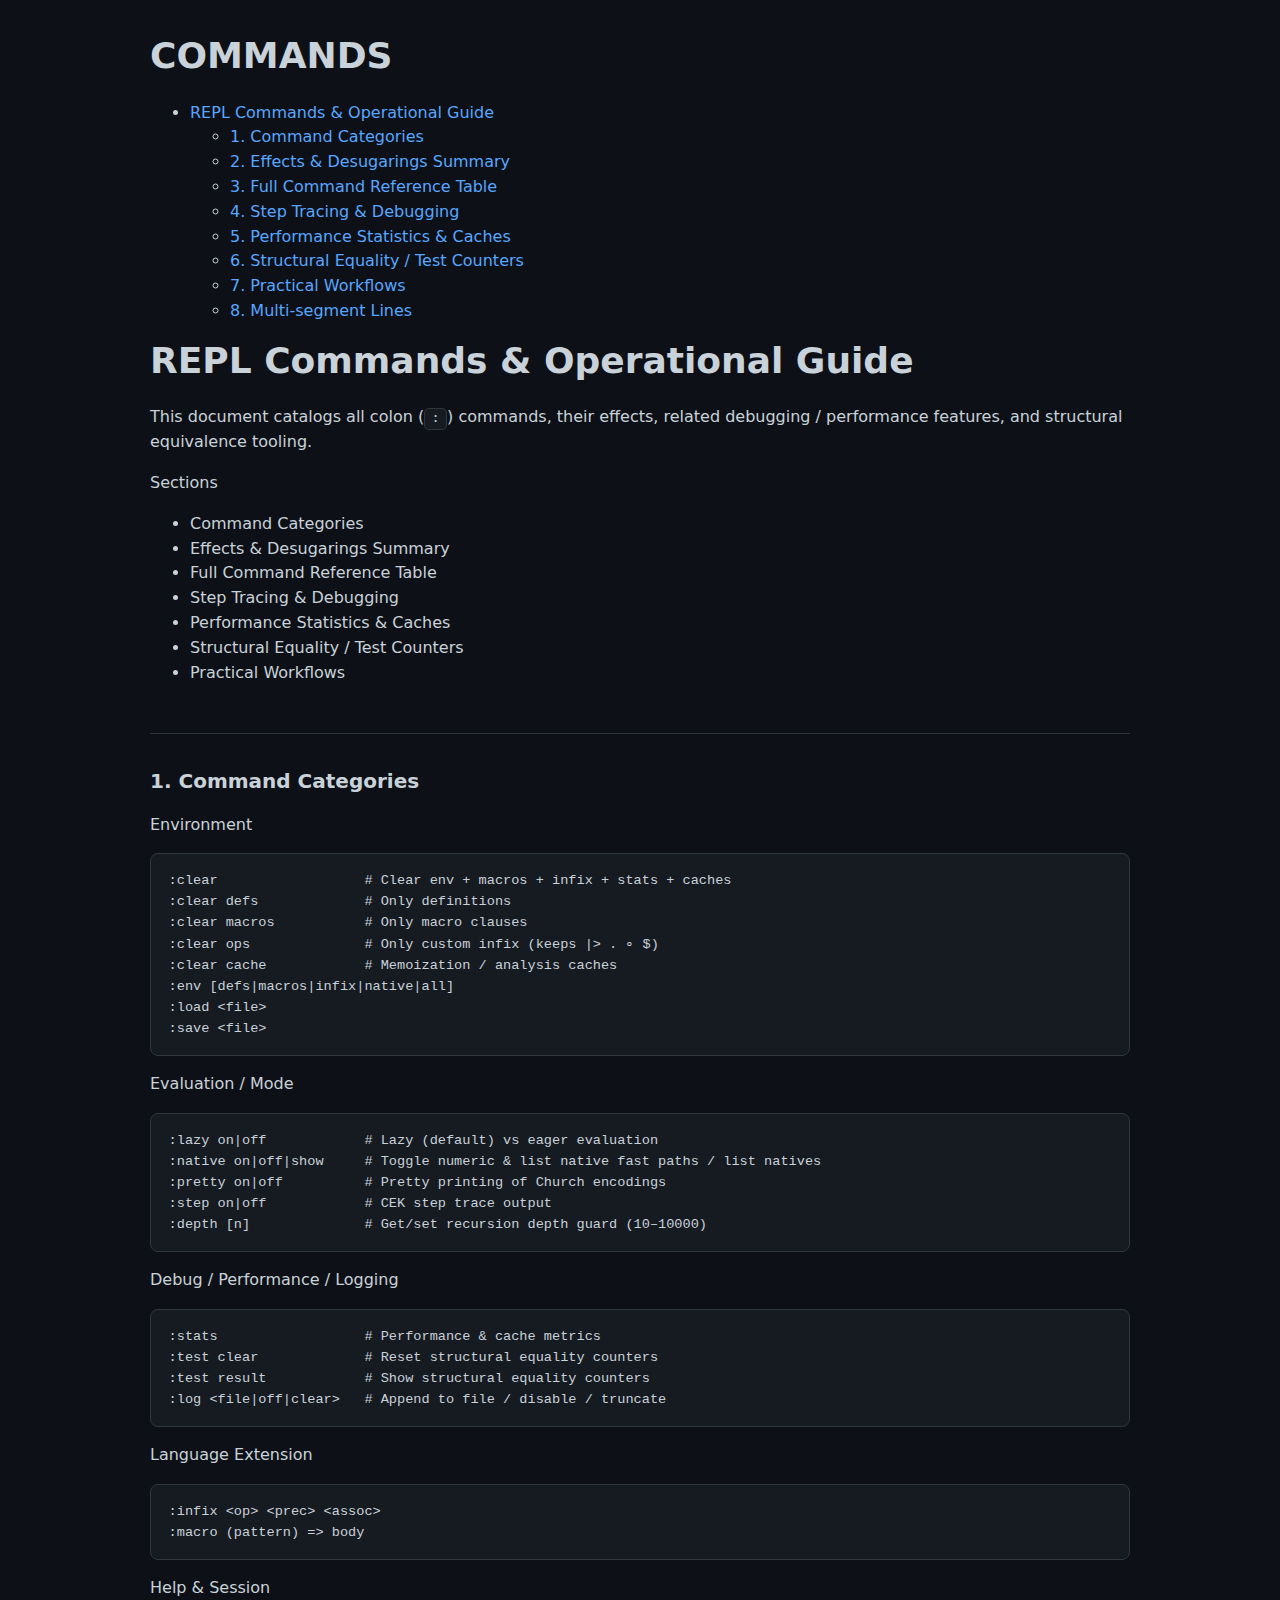
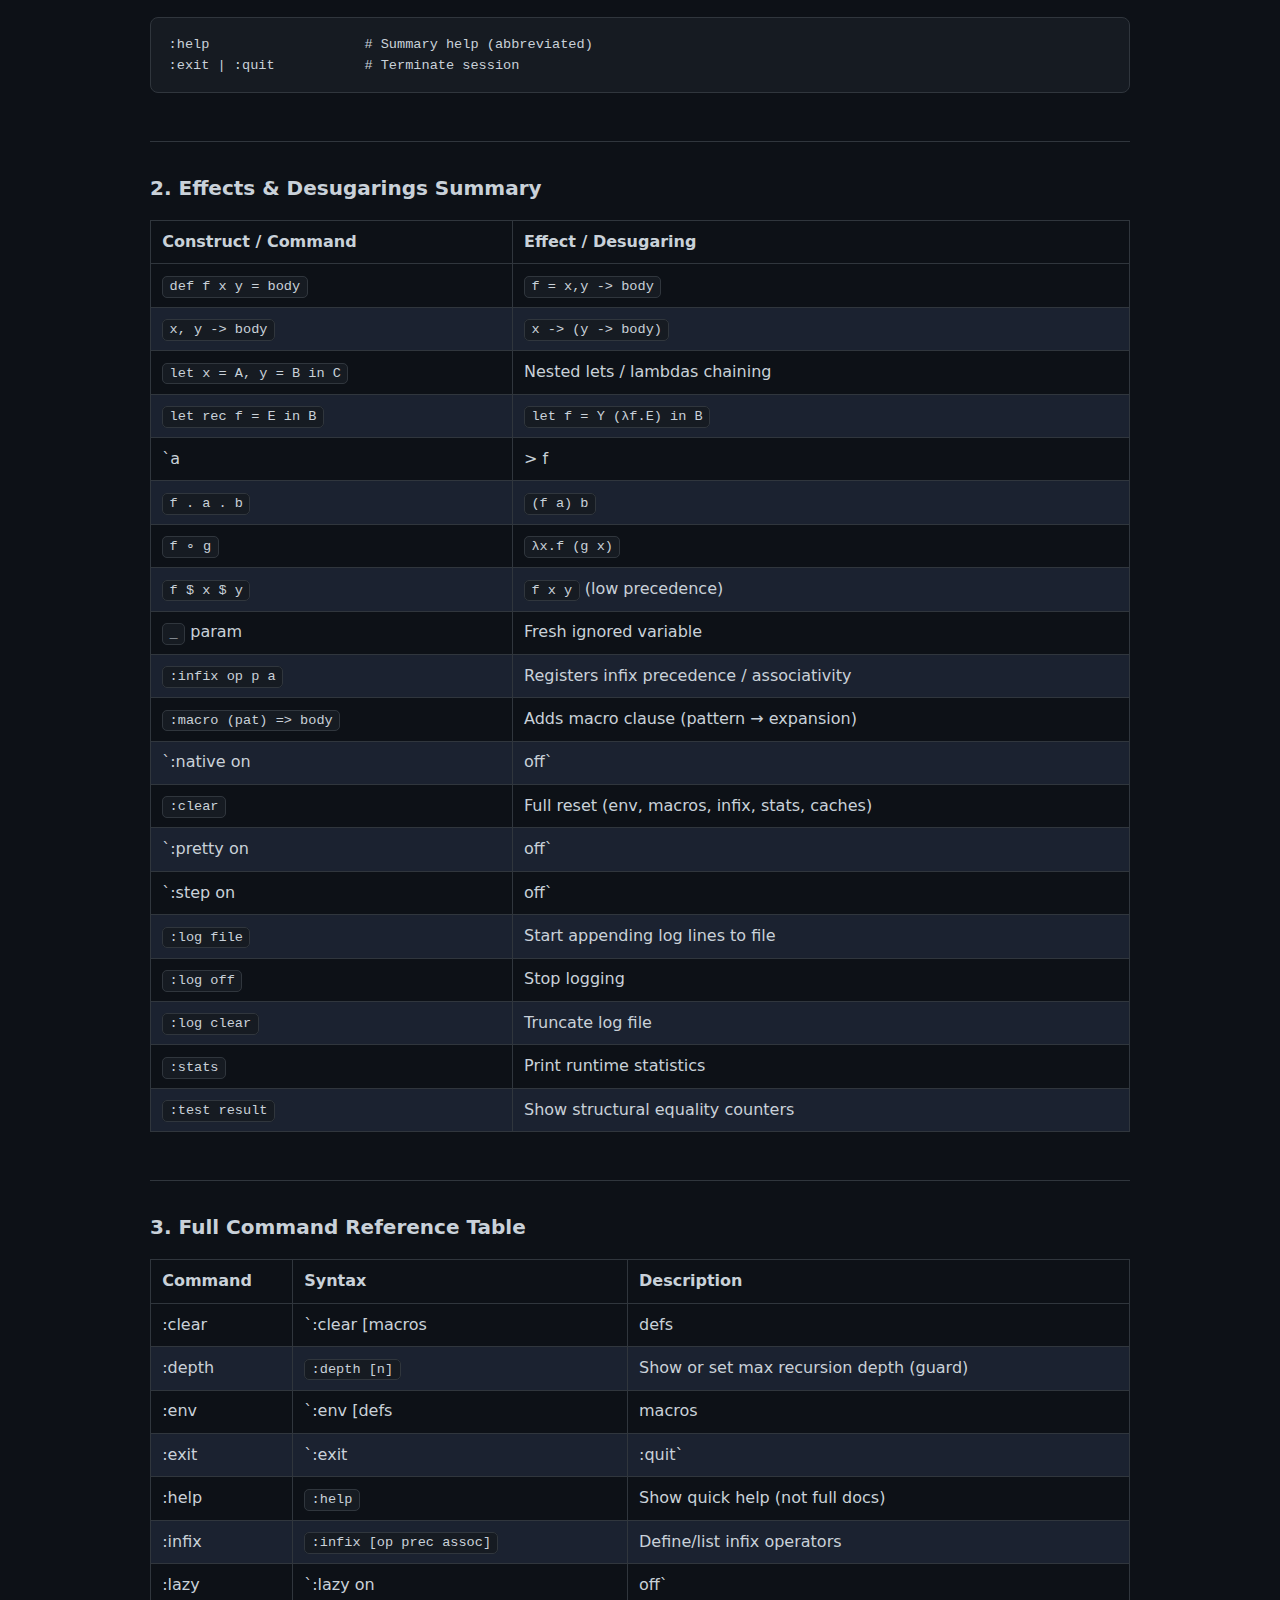
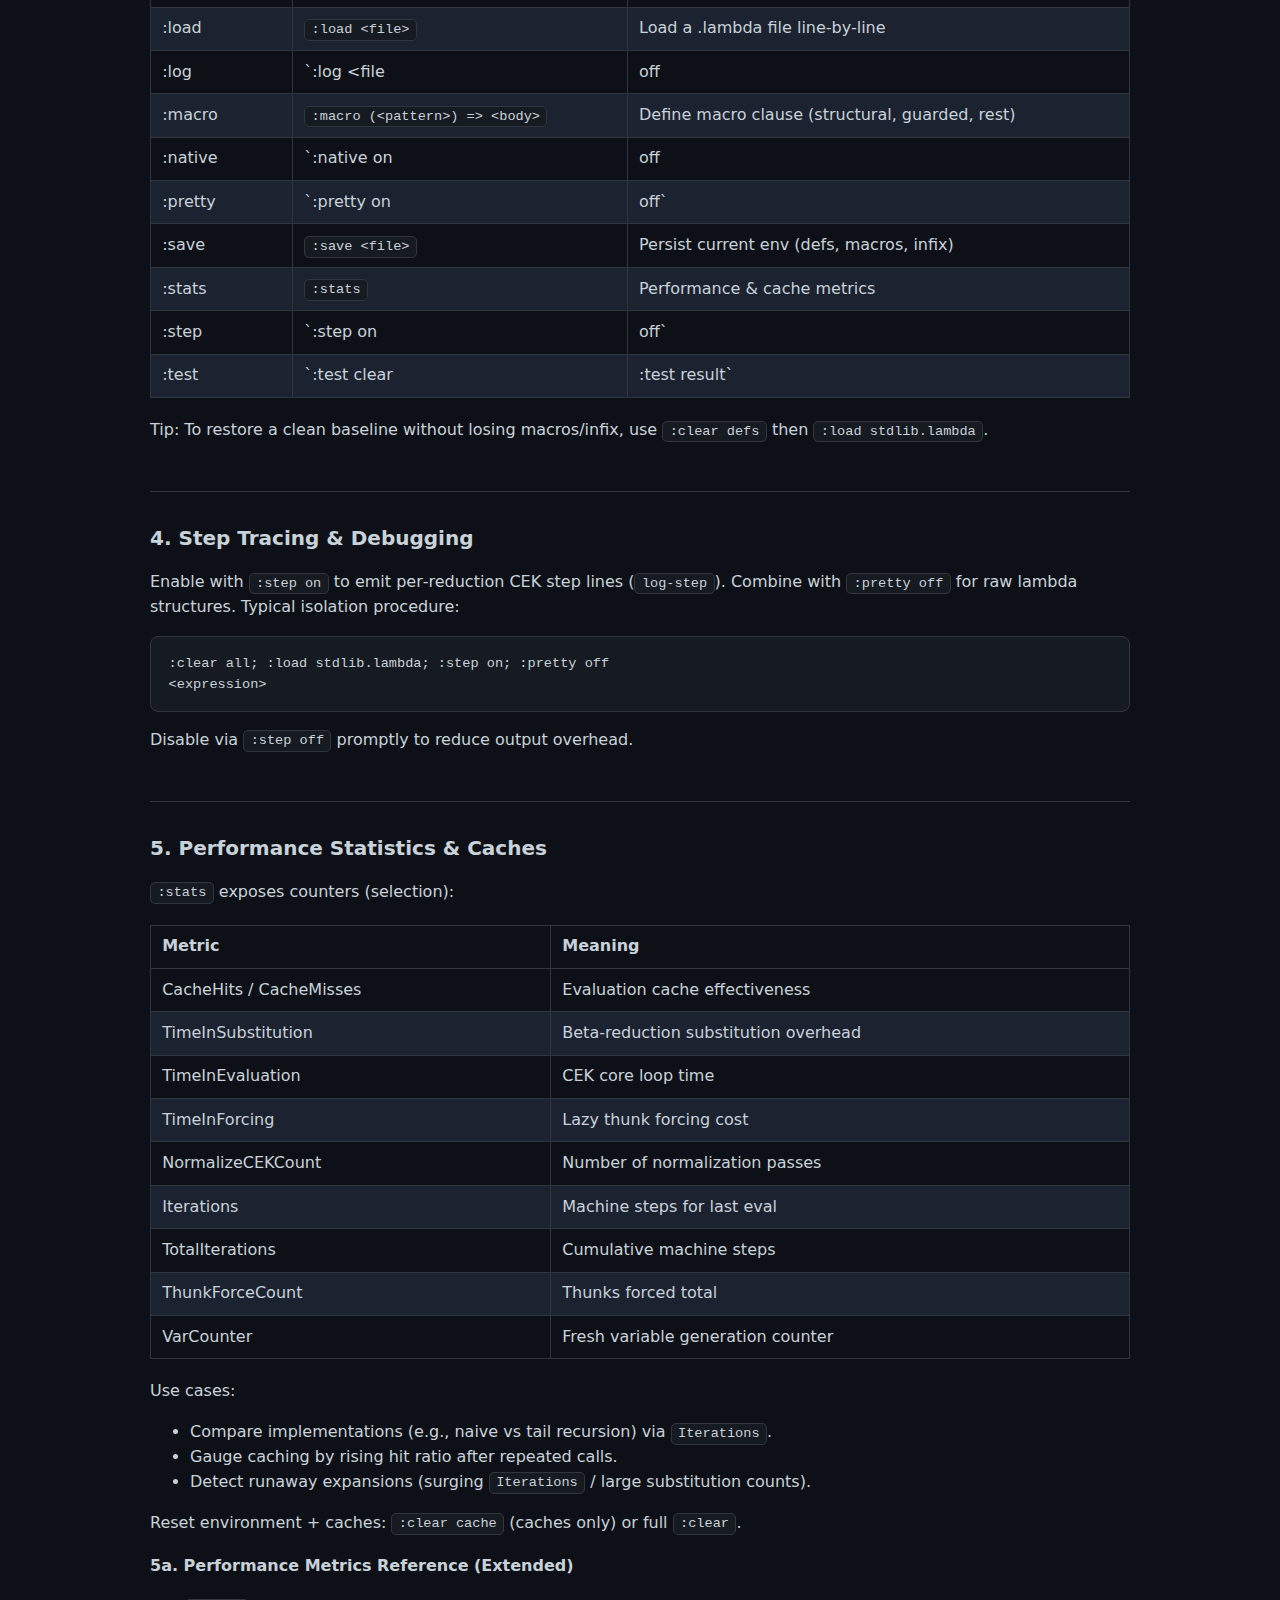
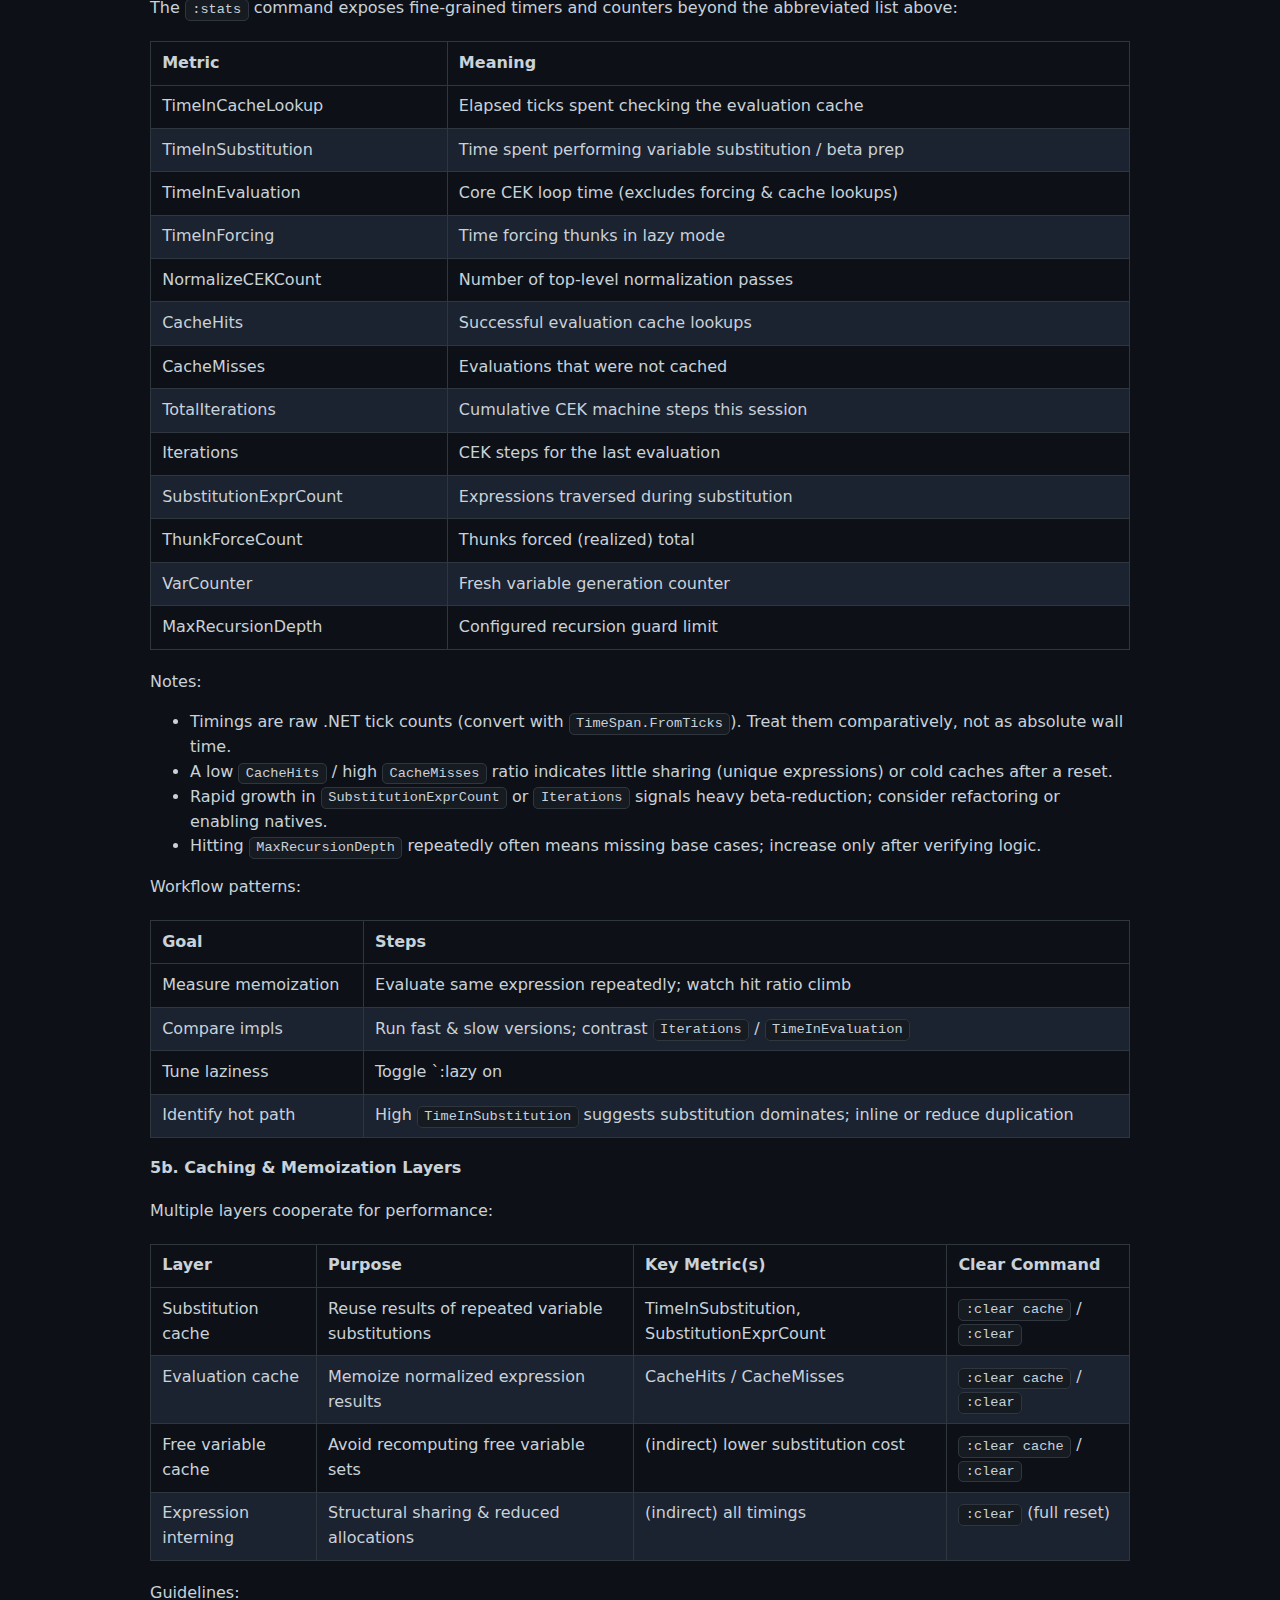
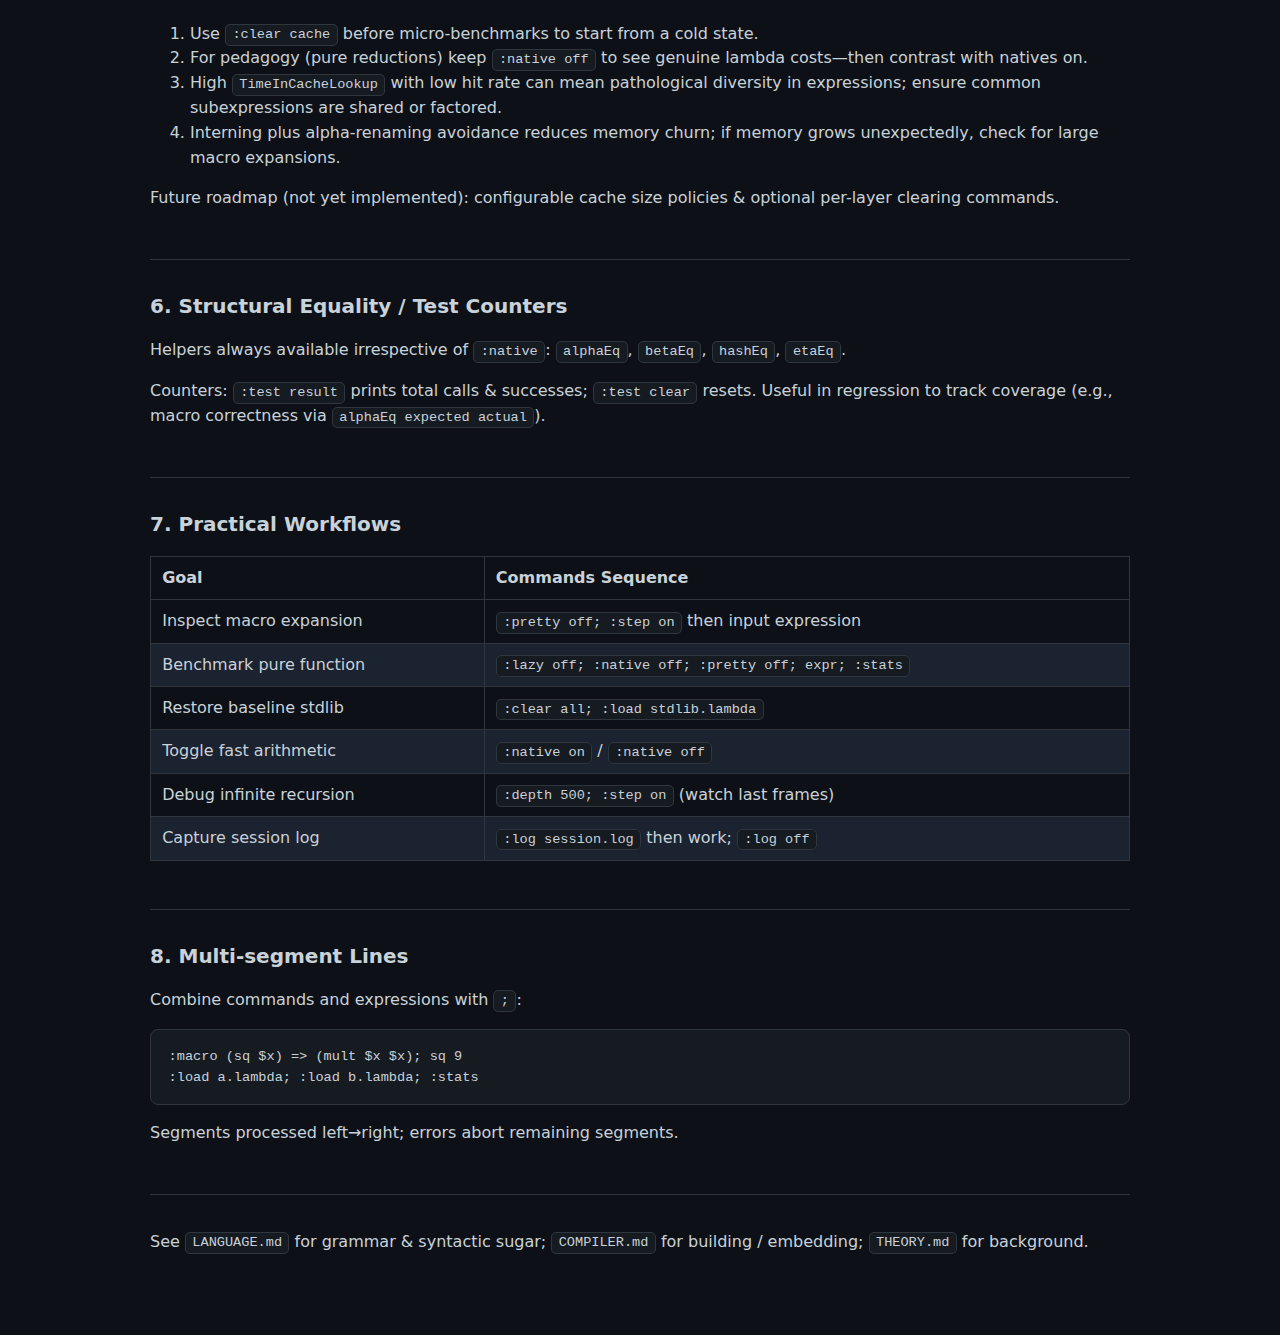
<file: docs/COMMANDS.html>
<!DOCTYPE html>
<html xmlns="http://www.w3.org/1999/xhtml" lang="en" xml:lang="en">
<head>
  <meta charset="utf-8" />
  <meta name="generator" content="pandoc" />
  <meta name="viewport" content="width=device-width, initial-scale=1.0, user-scalable=yes" />
  <title>COMMANDS</title>
  <style>
code{white-space: pre-wrap;}
span.smallcaps{font-variant: small-caps;}
div.columns{display: flex; gap: min(4vw, 1.5em);}
div.column{flex: auto; overflow-x: auto;}
div.hanging-indent{margin-left: 1.5em; text-indent: -1.5em;}

ul.task-list[class]{list-style: none;}
ul.task-list li input[type="checkbox"] {
font-size: inherit;
width: 0.8em;
margin: 0 0.8em 0.2em -1.6em;
vertical-align: middle;
}
.display.math{display: block; text-align: center; margin: 0.5rem auto;}
</style>
  <style type="text/css">:root { --bg:#0d1117; --panel:#161b22; --border:#30363d; --fg:#c9d1d9; --fg-soft:#a5b1bd; --accent:#58a6ff; --radius:8px; }html { scroll-behavior:smooth; }body { font-family: system-ui,-apple-system,"Segoe UI",Roboto,"Helvetica Neue",Arial,sans-serif; margin:0 auto; max-width:980px; padding:2.2rem 1.6rem 4rem; line-height:1.55; background:var(--bg); color:var(--fg); }h1,h2,h3,h4,h5 { line-height:1.15; font-weight:600; }h1 { font-size:2.25rem; margin-top:0; }h2 { margin-top:2.4rem; padding-top:.4rem; border-top:1px solid var(--border); font-size:1.6rem; }h3 { margin-top:1.8rem; font-size:1.25rem; }p { margin:1rem 0; }pre,code { font-family: ui-monospace,Consolas,"Cascadia Code",monospace; font-size:.85rem; }pre { background:var(--panel); padding:1rem 1.1rem; border:1px solid var(--border); border-radius:var(--radius); overflow:auto; position:relative; }code { background:var(--panel); padding:.15rem .4rem; border:1px solid var(--border); border-radius:5px; }pre code { background:transparent; padding:0; border:none; }table { border-collapse:collapse; width:100%; margin:1.25rem 0; }th,td { border:1px solid var(--border); padding:.55rem .7rem; text-align:left; vertical-align:top; }tr:nth-child(even) { background:#1b2230; }a { color:var(--accent); text-decoration:none; }a:hover { text-decoration:underline; }blockquote { margin:1.2rem 0; padding:.75rem 1rem; background:#132032; border-left:4px solid var(--accent); border-radius:4px; color:#fff; }hr { border:none; border-top:1px solid var(--border); margin:3rem 0 2.2rem; }nav#toc { background:var(--panel); border:1px solid var(--border); padding:1rem 1.25rem 1.1rem; border-radius:var(--radius); font-size:.85rem; line-height:1.35; }nav#toc strong { display:block; font-size:.75rem; letter-spacing:.08em; font-weight:700; text-transform:uppercase; margin-bottom:.35rem; opacity:.85; }nav#toc ul { list-style:none; margin:0; padding-left:0; }nav#toc ul ul { margin-left:1rem; }nav#toc a { text-decoration:none; }nav#toc a:hover { text-decoration:underline; }.title-block { margin-bottom:1.5rem; }.title-block h1 { margin-bottom:.25rem; }.meta { color:var(--fg-soft); font-size:.85rem; }.footnotes { font-size:.85rem; opacity:.92; }.highlight table { border:none; }.highlight td { border:none; padding:0; }.highlight pre { margin:0; }@media (max-width:760px){ body{padding:1.4rem .95rem 3rem;} h1{font-size:1.9rem;} }</style>
</head>
<body>
<header id="title-block-header">
<h1 class="title">COMMANDS</h1>
</header>
<nav id="TOC" role="doc-toc">
<ul>
<li><a href="#repl-commands--operational-guide" id="toc-repl-commands--operational-guide">REPL Commands &amp;
Operational Guide</a>
<ul>
<li><a href="#1-command-categories" id="toc-1-command-categories">1.
Command Categories</a></li>
<li><a href="#2-effects--desugarings-summary" id="toc-2-effects--desugarings-summary">2. Effects &amp; Desugarings
Summary</a></li>
<li><a href="#3-full-command-reference-table" id="toc-3-full-command-reference-table">3. Full Command Reference
Table</a></li>
<li><a href="#4-step-tracing--debugging" id="toc-4-step-tracing--debugging">4. Step Tracing &amp;
Debugging</a></li>
<li><a href="#5-performance-statistics--caches" id="toc-5-performance-statistics--caches">5. Performance Statistics
&amp; Caches</a></li>
<li><a href="#6-structural-equality--test-counters" id="toc-6-structural-equality--test-counters">6. Structural Equality /
Test Counters</a></li>
<li><a href="#7-practical-workflows" id="toc-7-practical-workflows">7.
Practical Workflows</a></li>
<li><a href="#8-multisegment-lines" id="toc-8-multisegment-lines">8.
Multi‑segment Lines</a></li>
</ul></li>
</ul>
</nav>
<section id="repl-commands--operational-guide" class="level1">
<h1>REPL Commands &amp; Operational Guide</h1>
<p>This document catalogs all colon (<code>:</code>) commands, their
effects, related debugging / performance features, and structural
equivalence tooling.</p>
<p>Sections</p>
<ul>
<li>Command Categories</li>
<li>Effects &amp; Desugarings Summary</li>
<li>Full Command Reference Table</li>
<li>Step Tracing &amp; Debugging</li>
<li>Performance Statistics &amp; Caches</li>
<li>Structural Equality / Test Counters</li>
<li>Practical Workflows</li>
</ul>
<hr />
<section id="1-command-categories" class="level3">
<h3>1. Command Categories</h3>
<p>Environment</p>
<pre><code>:clear                  # Clear env + macros + infix + stats + caches
:clear defs             # Only definitions
:clear macros           # Only macro clauses
:clear ops              # Only custom infix (keeps |&gt; . ∘ $)
:clear cache            # Memoization / analysis caches
:env [defs|macros|infix|native|all]
:load &lt;file&gt;
:save &lt;file&gt;</code></pre>
<p>Evaluation / Mode</p>
<pre><code>:lazy on|off            # Lazy (default) vs eager evaluation
:native on|off|show     # Toggle numeric &amp; list native fast paths / list natives
:pretty on|off          # Pretty printing of Church encodings
:step on|off            # CEK step trace output
:depth [n]              # Get/set recursion depth guard (10–10000)</code></pre>
<p>Debug / Performance / Logging</p>
<pre><code>:stats                  # Performance &amp; cache metrics
:test clear             # Reset structural equality counters
:test result            # Show structural equality counters
:log &lt;file|off|clear&gt;   # Append to file / disable / truncate</code></pre>
<p>Language Extension</p>
<pre><code>:infix &lt;op&gt; &lt;prec&gt; &lt;assoc&gt;
:macro (pattern) =&gt; body</code></pre>
<p>Help &amp; Session</p>
<pre><code>:help                   # Summary help (abbreviated)
:exit | :quit           # Terminate session</code></pre>
<hr />
</section>
<section id="2-effects--desugarings-summary" class="level3">
<h3>2. Effects &amp; Desugarings Summary</h3>
<table>
<thead>
<tr>
<th>Construct / Command</th>
<th>Effect / Desugaring</th>
</tr>
</thead>
<tbody>
<tr>
<td><code>def f x y = body</code></td>
<td><code>f = x,y -&gt; body</code></td>
</tr>
<tr>
<td><code>x, y -&gt; body</code></td>
<td><code>x -&gt; (y -&gt; body)</code></td>
</tr>
<tr>
<td><code>let x = A, y = B in C</code></td>
<td>Nested lets / lambdas chaining</td>
</tr>
<tr>
<td><code>let rec f = E in B</code></td>
<td><code>let f = Y (λf.E) in B</code></td>
</tr>
<tr>
<td>`a</td>
<td>&gt; f</td>
</tr>
<tr>
<td><code>f . a . b</code></td>
<td><code>(f a) b</code></td>
</tr>
<tr>
<td><code>f ∘ g</code></td>
<td><code>λx.f (g x)</code></td>
</tr>
<tr>
<td><code>f $ x $ y</code></td>
<td><code>f x y</code> (low precedence)</td>
</tr>
<tr>
<td><code>_</code> param</td>
<td>Fresh ignored variable</td>
</tr>
<tr>
<td><code>:infix op p a</code></td>
<td>Registers infix precedence / associativity</td>
</tr>
<tr>
<td><code>:macro (pat) =&gt; body</code></td>
<td>Adds macro clause (pattern → expansion)</td>
</tr>
<tr>
<td>`:native on</td>
<td>off`</td>
</tr>
<tr>
<td><code>:clear</code></td>
<td>Full reset (env, macros, infix, stats, caches)</td>
</tr>
<tr>
<td>`:pretty on</td>
<td>off`</td>
</tr>
<tr>
<td>`:step on</td>
<td>off`</td>
</tr>
<tr>
<td><code>:log file</code></td>
<td>Start appending log lines to file</td>
</tr>
<tr>
<td><code>:log off</code></td>
<td>Stop logging</td>
</tr>
<tr>
<td><code>:log clear</code></td>
<td>Truncate log file</td>
</tr>
<tr>
<td><code>:stats</code></td>
<td>Print runtime statistics</td>
</tr>
<tr>
<td><code>:test result</code></td>
<td>Show structural equality counters</td>
</tr>
</tbody>
</table>
<hr />
</section>
<section id="3-full-command-reference-table" class="level3">
<h3>3. Full Command Reference Table</h3>
<table>
<thead>
<tr>
<th>Command</th>
<th>Syntax</th>
<th>Description</th>
</tr>
</thead>
<tbody>
<tr>
<td>:clear</td>
<td>`:clear [macros</td>
<td>defs</td>
</tr>
<tr>
<td>:depth</td>
<td><code>:depth [n]</code></td>
<td>Show or set max recursion depth (guard)</td>
</tr>
<tr>
<td>:env</td>
<td>`:env [defs</td>
<td>macros</td>
</tr>
<tr>
<td>:exit</td>
<td>`:exit</td>
<td>:quit`</td>
</tr>
<tr>
<td>:help</td>
<td><code>:help</code></td>
<td>Show quick help (not full docs)</td>
</tr>
<tr>
<td>:infix</td>
<td><code>:infix [op prec assoc]</code></td>
<td>Define/list infix operators</td>
</tr>
<tr>
<td>:lazy</td>
<td>`:lazy on</td>
<td>off`</td>
</tr>
<tr>
<td>:load</td>
<td><code>:load &lt;file&gt;</code></td>
<td>Load a .lambda file line-by-line</td>
</tr>
<tr>
<td>:log</td>
<td>`:log &lt;file</td>
<td>off</td>
</tr>
<tr>
<td>:macro</td>
<td><code>:macro (&lt;pattern&gt;) =&gt; &lt;body&gt;</code></td>
<td>Define macro clause (structural, guarded, rest)</td>
</tr>
<tr>
<td>:native</td>
<td>`:native on</td>
<td>off</td>
</tr>
<tr>
<td>:pretty</td>
<td>`:pretty on</td>
<td>off`</td>
</tr>
<tr>
<td>:save</td>
<td><code>:save &lt;file&gt;</code></td>
<td>Persist current env (defs, macros, infix)</td>
</tr>
<tr>
<td>:stats</td>
<td><code>:stats</code></td>
<td>Performance &amp; cache metrics</td>
</tr>
<tr>
<td>:step</td>
<td>`:step on</td>
<td>off`</td>
</tr>
<tr>
<td>:test</td>
<td>`:test clear</td>
<td>:test result`</td>
</tr>
</tbody>
</table>
<p>Tip: To restore a clean baseline without losing macros/infix, use
<code>:clear defs</code> then <code>:load stdlib.lambda</code>.</p>
<hr />
</section>
<section id="4-step-tracing--debugging" class="level3">
<h3>4. Step Tracing &amp; Debugging</h3>
<p>Enable with <code>:step on</code> to emit per‑reduction CEK step
lines (<code>log-step</code>). Combine with <code>:pretty off</code> for
raw lambda structures. Typical isolation procedure:</p>
<pre><code>:clear all; :load stdlib.lambda; :step on; :pretty off
&lt;expression&gt;</code></pre>
<p>Disable via <code>:step off</code> promptly to reduce output
overhead.</p>
<hr />
</section>
<section id="5-performance-statistics--caches" class="level3">
<h3>5. Performance Statistics &amp; Caches</h3>
<p><code>:stats</code> exposes counters (selection):</p>
<table>
<thead>
<tr>
<th>Metric</th>
<th>Meaning</th>
</tr>
</thead>
<tbody>
<tr>
<td>CacheHits / CacheMisses</td>
<td>Evaluation cache effectiveness</td>
</tr>
<tr>
<td>TimeInSubstitution</td>
<td>Beta-reduction substitution overhead</td>
</tr>
<tr>
<td>TimeInEvaluation</td>
<td>CEK core loop time</td>
</tr>
<tr>
<td>TimeInForcing</td>
<td>Lazy thunk forcing cost</td>
</tr>
<tr>
<td>NormalizeCEKCount</td>
<td>Number of normalization passes</td>
</tr>
<tr>
<td>Iterations</td>
<td>Machine steps for last eval</td>
</tr>
<tr>
<td>TotalIterations</td>
<td>Cumulative machine steps</td>
</tr>
<tr>
<td>ThunkForceCount</td>
<td>Thunks forced total</td>
</tr>
<tr>
<td>VarCounter</td>
<td>Fresh variable generation counter</td>
</tr>
</tbody>
</table>
<p>Use cases:</p>
<ul>
<li>Compare implementations (e.g., naive vs tail recursion) via
<code>Iterations</code>.</li>
<li>Gauge caching by rising hit ratio after repeated calls.</li>
<li>Detect runaway expansions (surging <code>Iterations</code> / large
substitution counts).</li>
</ul>
<p>Reset environment + caches: <code>:clear cache</code> (caches only)
or full <code>:clear</code>.</p>
<section id="5a-performance-metrics-reference-extended" class="level4">
<h4>5a. Performance Metrics Reference (Extended)</h4>
<p>The <code>:stats</code> command exposes fine‑grained timers and
counters beyond the abbreviated list above:</p>
<table>
<thead>
<tr>
<th>Metric</th>
<th>Meaning</th>
</tr>
</thead>
<tbody>
<tr>
<td>TimeInCacheLookup</td>
<td>Elapsed ticks spent checking the evaluation cache</td>
</tr>
<tr>
<td>TimeInSubstitution</td>
<td>Time spent performing variable substitution / beta prep</td>
</tr>
<tr>
<td>TimeInEvaluation</td>
<td>Core CEK loop time (excludes forcing &amp; cache lookups)</td>
</tr>
<tr>
<td>TimeInForcing</td>
<td>Time forcing thunks in lazy mode</td>
</tr>
<tr>
<td>NormalizeCEKCount</td>
<td>Number of top‑level normalization passes</td>
</tr>
<tr>
<td>CacheHits</td>
<td>Successful evaluation cache lookups</td>
</tr>
<tr>
<td>CacheMisses</td>
<td>Evaluations that were not cached</td>
</tr>
<tr>
<td>TotalIterations</td>
<td>Cumulative CEK machine steps this session</td>
</tr>
<tr>
<td>Iterations</td>
<td>CEK steps for the last evaluation</td>
</tr>
<tr>
<td>SubstitutionExprCount</td>
<td>Expressions traversed during substitution</td>
</tr>
<tr>
<td>ThunkForceCount</td>
<td>Thunks forced (realized) total</td>
</tr>
<tr>
<td>VarCounter</td>
<td>Fresh variable generation counter</td>
</tr>
<tr>
<td>MaxRecursionDepth</td>
<td>Configured recursion guard limit</td>
</tr>
</tbody>
</table>
<p>Notes:</p>
<ul>
<li>Timings are raw .NET tick counts (convert with
<code>TimeSpan.FromTicks</code>). Treat them comparatively, not as
absolute wall time.</li>
<li>A low <code>CacheHits</code> / high <code>CacheMisses</code> ratio
indicates little sharing (unique expressions) or cold caches after a
reset.</li>
<li>Rapid growth in <code>SubstitutionExprCount</code> or
<code>Iterations</code> signals heavy beta-reduction; consider
refactoring or enabling natives.</li>
<li>Hitting <code>MaxRecursionDepth</code> repeatedly often means
missing base cases; increase only after verifying logic.</li>
</ul>
<p>Workflow patterns:</p>
<table>
<thead>
<tr>
<th>Goal</th>
<th>Steps</th>
</tr>
</thead>
<tbody>
<tr>
<td>Measure memoization</td>
<td>Evaluate same expression repeatedly; watch hit ratio climb</td>
</tr>
<tr>
<td>Compare impls</td>
<td>Run fast &amp; slow versions; contrast <code>Iterations</code> /
<code>TimeInEvaluation</code></td>
</tr>
<tr>
<td>Tune laziness</td>
<td>Toggle `:lazy on</td>
</tr>
<tr>
<td>Identify hot path</td>
<td>High <code>TimeInSubstitution</code> suggests substitution
dominates; inline or reduce duplication</td>
</tr>
</tbody>
</table>
</section>
<section id="5b-caching--memoization-layers" class="level4">
<h4>5b. Caching &amp; Memoization Layers</h4>
<p>Multiple layers cooperate for performance:</p>
<table>
<thead>
<tr>
<th>Layer</th>
<th>Purpose</th>
<th>Key Metric(s)</th>
<th>Clear Command</th>
</tr>
</thead>
<tbody>
<tr>
<td>Substitution cache</td>
<td>Reuse results of repeated variable substitutions</td>
<td>TimeInSubstitution, SubstitutionExprCount</td>
<td><code>:clear cache</code> / <code>:clear</code></td>
</tr>
<tr>
<td>Evaluation cache</td>
<td>Memoize normalized expression results</td>
<td>CacheHits / CacheMisses</td>
<td><code>:clear cache</code> / <code>:clear</code></td>
</tr>
<tr>
<td>Free variable cache</td>
<td>Avoid recomputing free variable sets</td>
<td>(indirect) lower substitution cost</td>
<td><code>:clear cache</code> / <code>:clear</code></td>
</tr>
<tr>
<td>Expression interning</td>
<td>Structural sharing &amp; reduced allocations</td>
<td>(indirect) all timings</td>
<td><code>:clear</code> (full reset)</td>
</tr>
</tbody>
</table>
<p>Guidelines:</p>
<ol type="1">
<li>Use <code>:clear cache</code> before micro-benchmarks to start from
a cold state.</li>
<li>For pedagogy (pure reductions) keep <code>:native off</code> to see
genuine lambda costs—then contrast with natives on.</li>
<li>High <code>TimeInCacheLookup</code> with low hit rate can mean
pathological diversity in expressions; ensure common subexpressions are
shared or factored.</li>
<li>Interning plus alpha-renaming avoidance reduces memory churn; if
memory grows unexpectedly, check for large macro expansions.</li>
</ol>
<p>Future roadmap (not yet implemented): configurable cache size
policies &amp; optional per-layer clearing commands.</p>
<hr />
</section>
</section>
<section id="6-structural-equality--test-counters" class="level3">
<h3>6. Structural Equality / Test Counters</h3>
<p>Helpers always available irrespective of <code>:native</code>:
<code>alphaEq</code>, <code>betaEq</code>, <code>hashEq</code>,
<code>etaEq</code>.</p>
<p>Counters: <code>:test result</code> prints total calls &amp;
successes; <code>:test clear</code> resets. Useful in regression to
track coverage (e.g., macro correctness via
<code>alphaEq expected actual</code>).</p>
<hr />
</section>
<section id="7-practical-workflows" class="level3">
<h3>7. Practical Workflows</h3>
<table>
<thead>
<tr>
<th>Goal</th>
<th>Commands Sequence</th>
</tr>
</thead>
<tbody>
<tr>
<td>Inspect macro expansion</td>
<td><code>:pretty off; :step on</code> then input expression</td>
</tr>
<tr>
<td>Benchmark pure function</td>
<td><code>:lazy off; :native off; :pretty off; expr; :stats</code></td>
</tr>
<tr>
<td>Restore baseline stdlib</td>
<td><code>:clear all; :load stdlib.lambda</code></td>
</tr>
<tr>
<td>Toggle fast arithmetic</td>
<td><code>:native on</code> / <code>:native off</code></td>
</tr>
<tr>
<td>Debug infinite recursion</td>
<td><code>:depth 500; :step on</code> (watch last frames)</td>
</tr>
<tr>
<td>Capture session log</td>
<td><code>:log session.log</code> then work; <code>:log off</code></td>
</tr>
</tbody>
</table>
<hr />
</section>
<section id="8-multisegment-lines" class="level3">
<h3>8. Multi‑segment Lines</h3>
<p>Combine commands and expressions with <code>;</code>:</p>
<pre><code>:macro (sq $x) =&gt; (mult $x $x); sq 9
:load a.lambda; :load b.lambda; :stats</code></pre>
<p>Segments processed left→right; errors abort remaining segments.</p>
<hr />
<p>See <code>LANGUAGE.md</code> for grammar &amp; syntactic sugar;
<code>COMPILER.md</code> for building / embedding;
<code>THEORY.md</code> for background.</p>
</section>
</section>
</body>
</html>
</file>
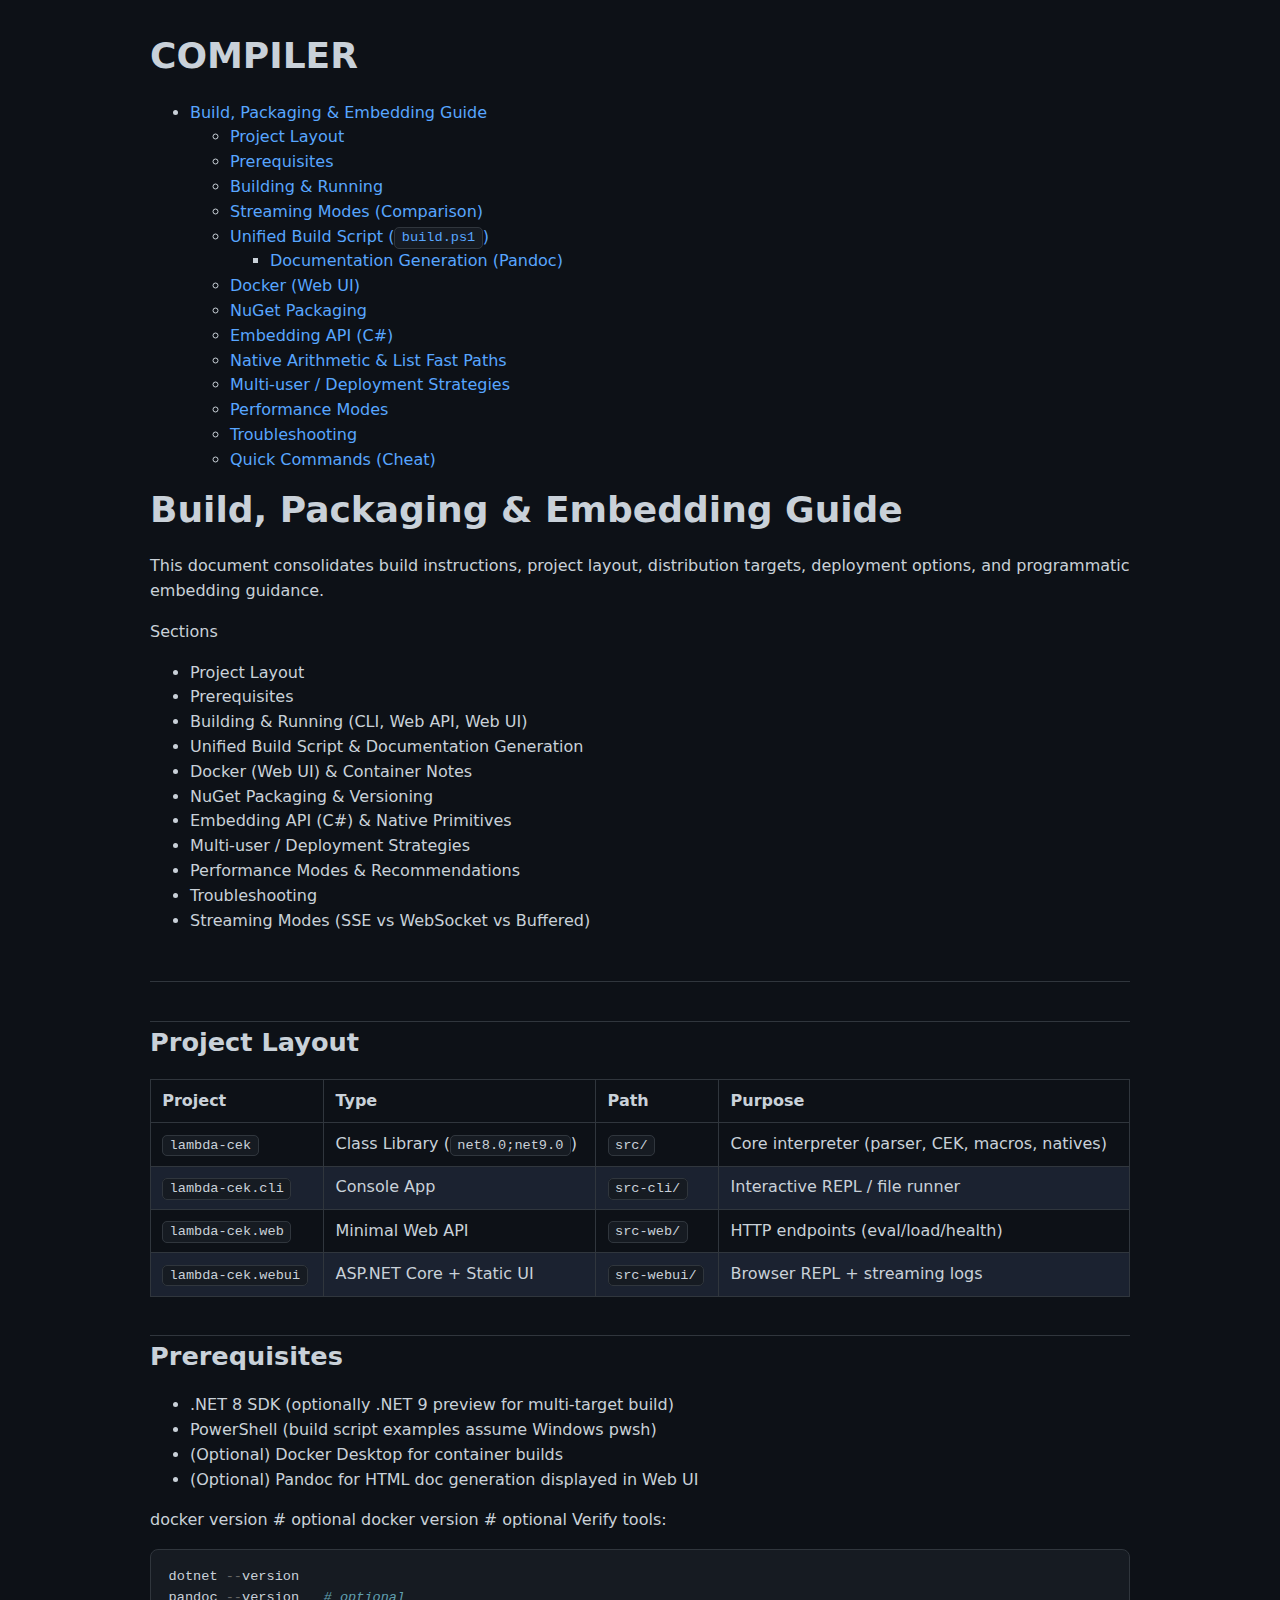
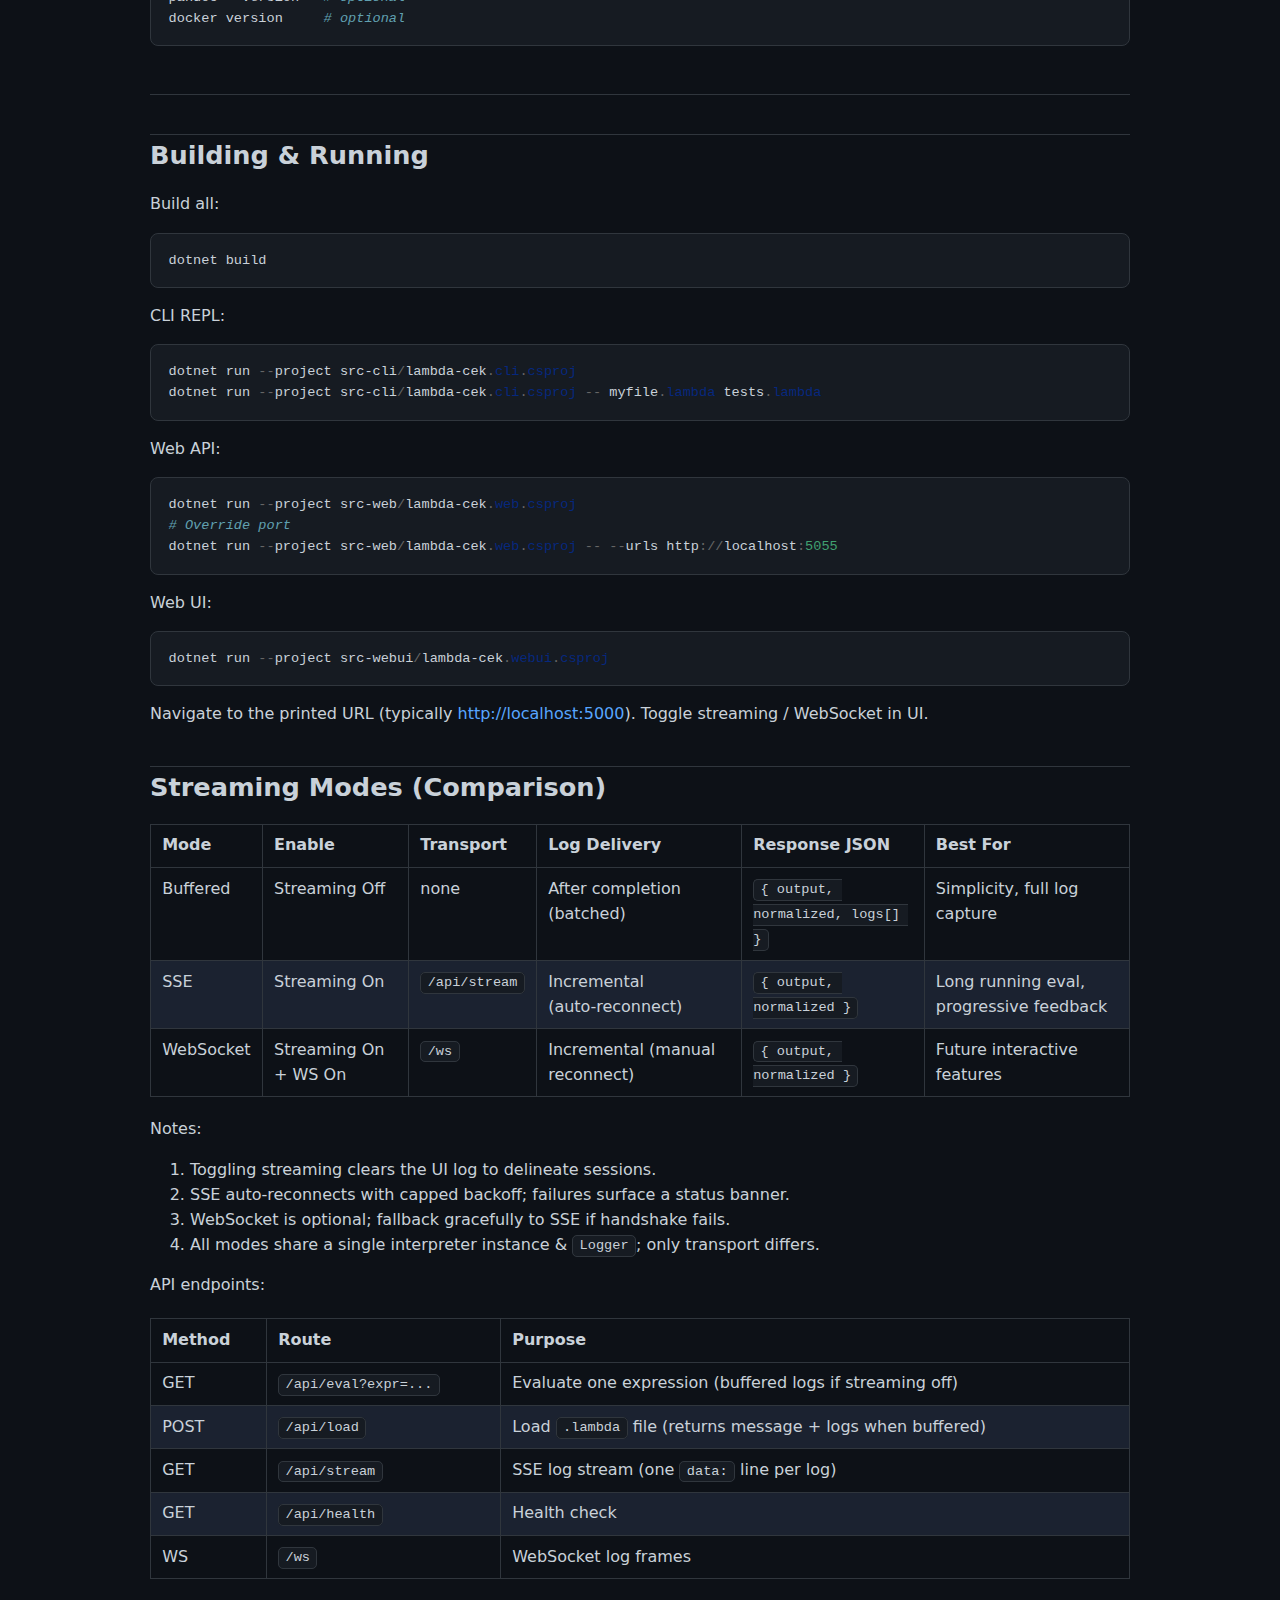
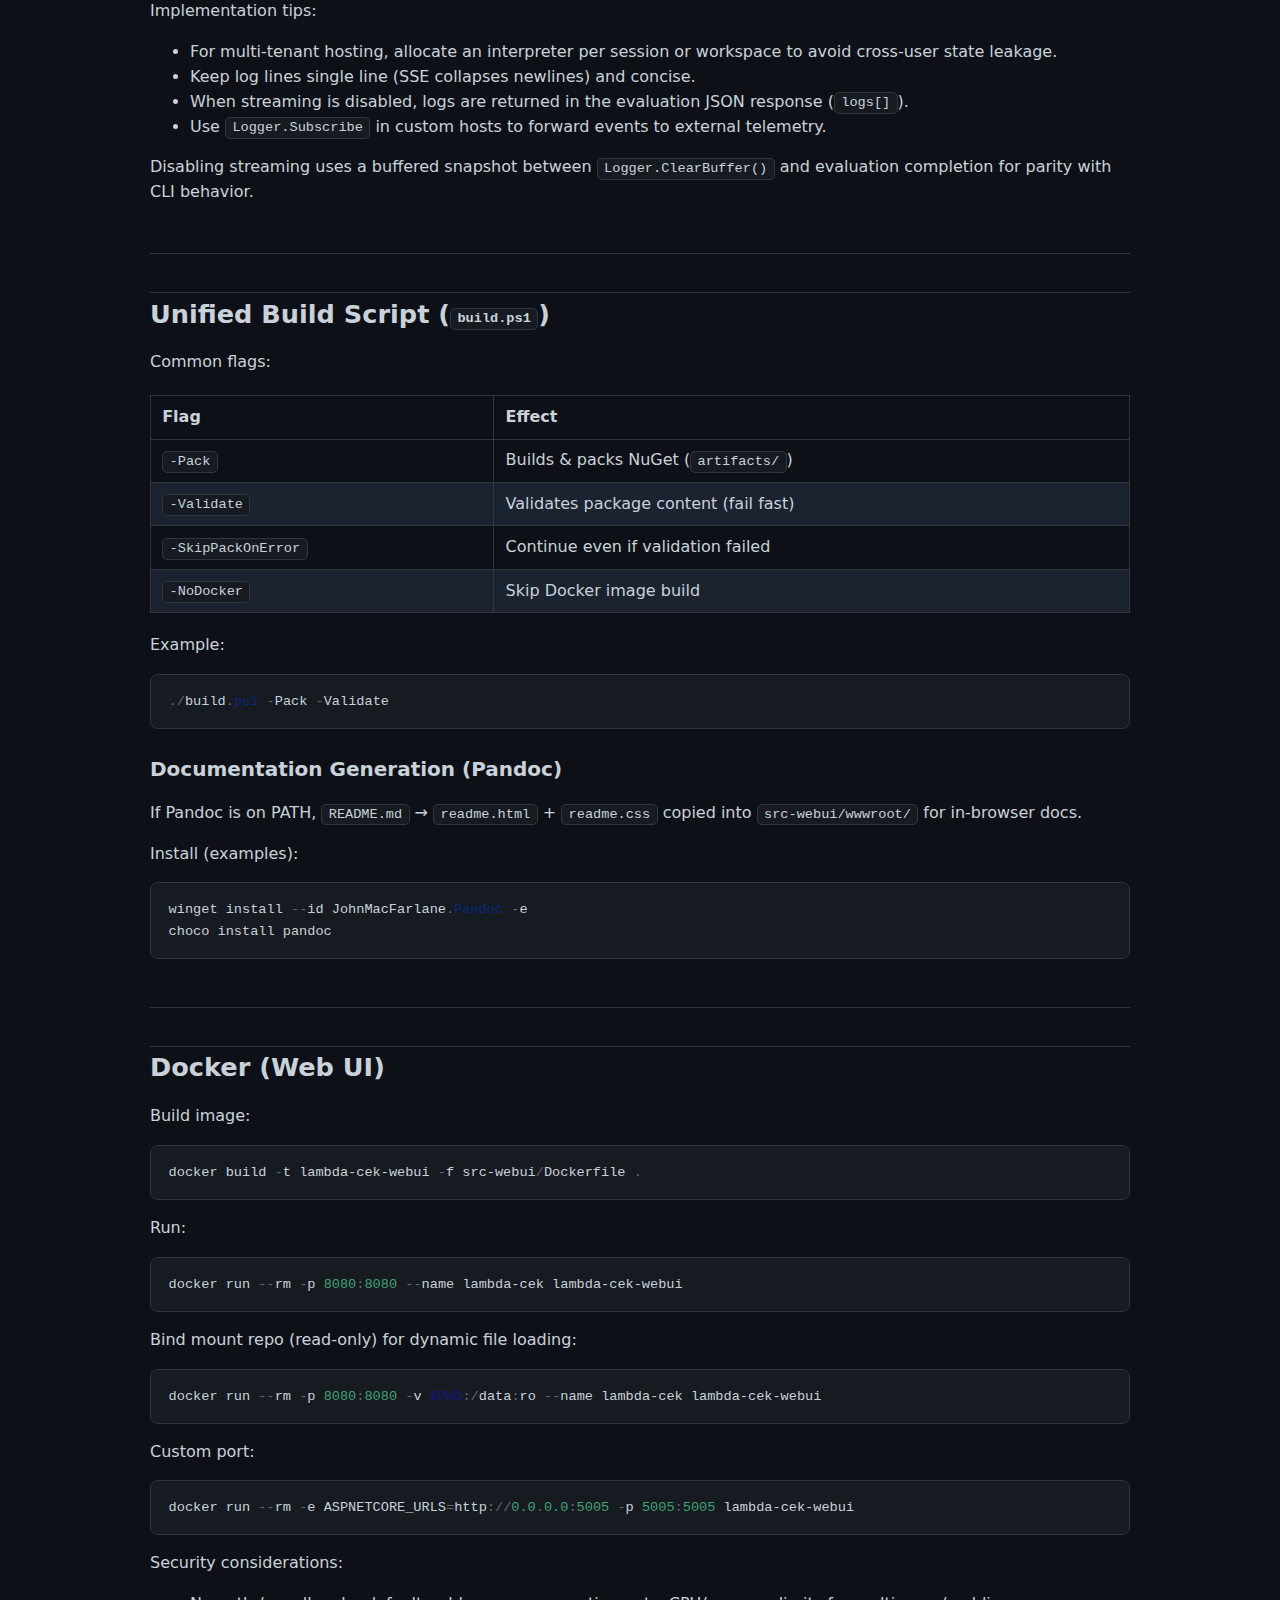
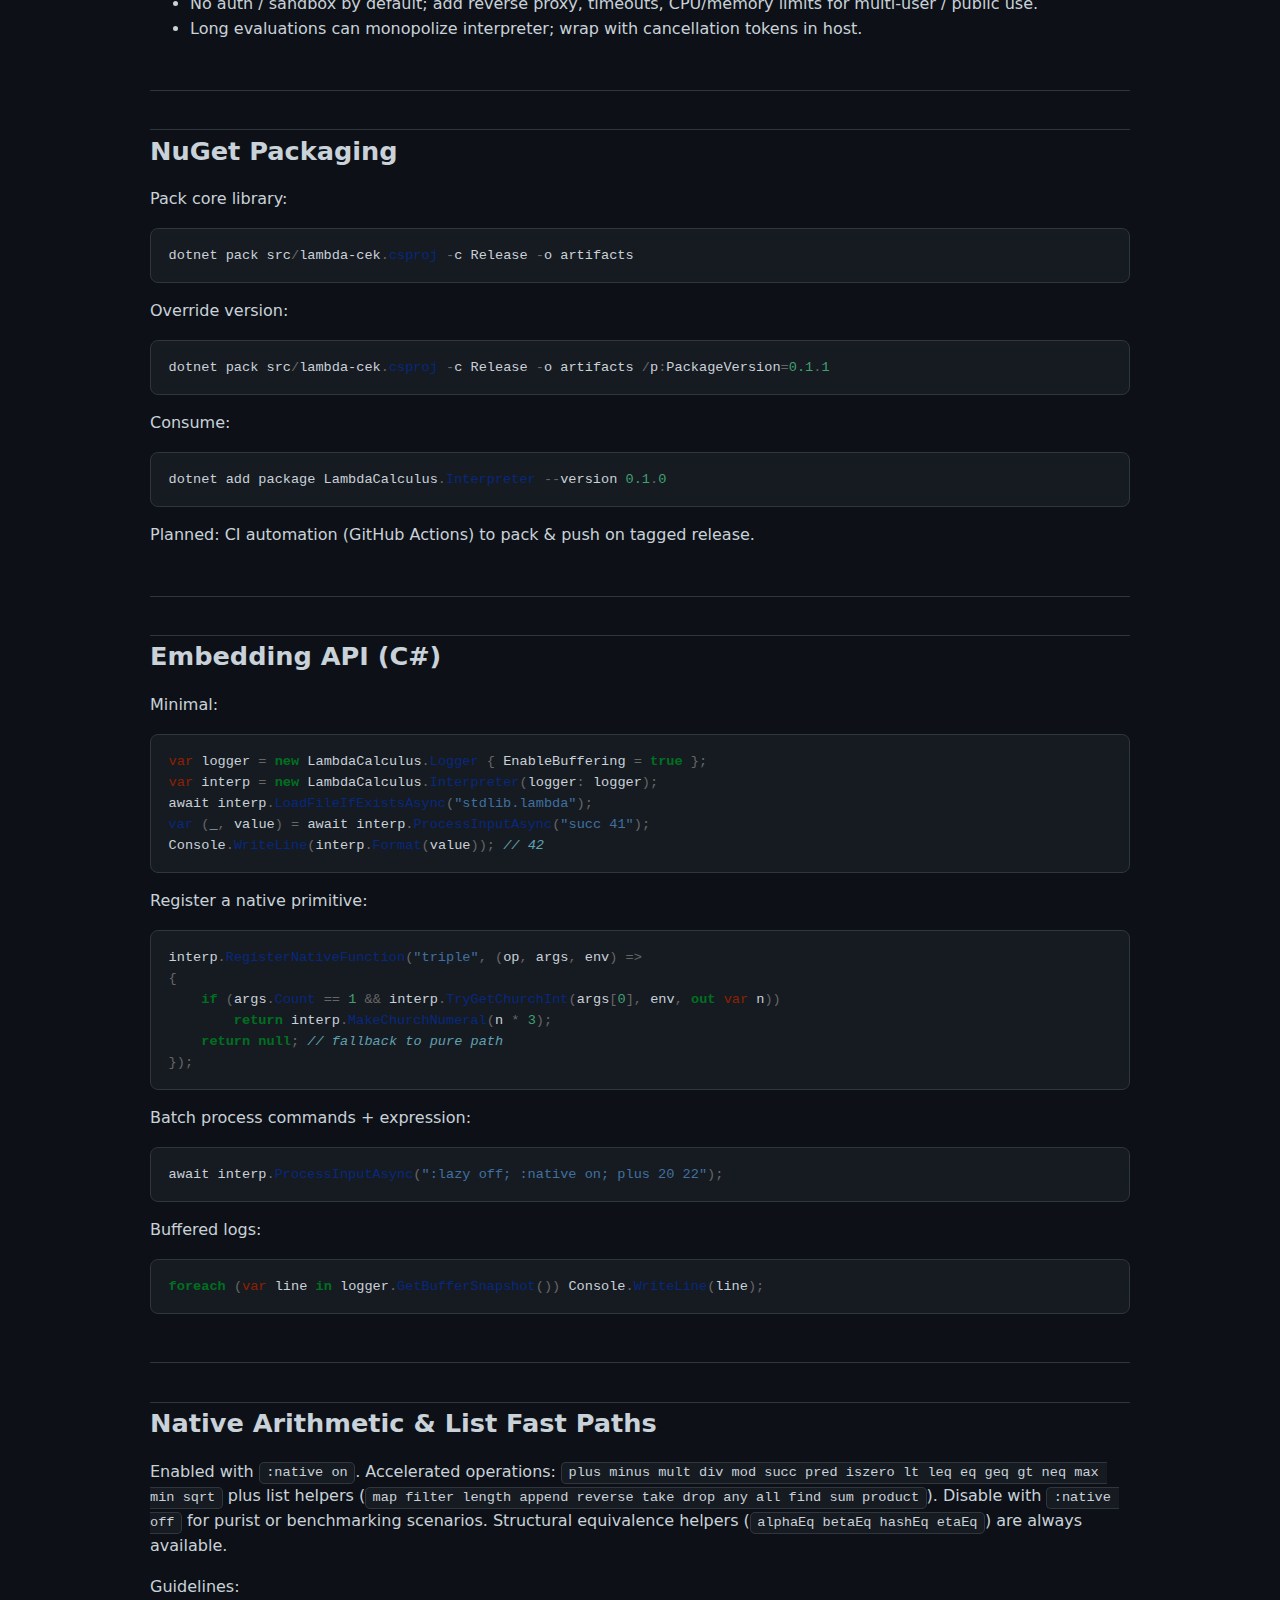
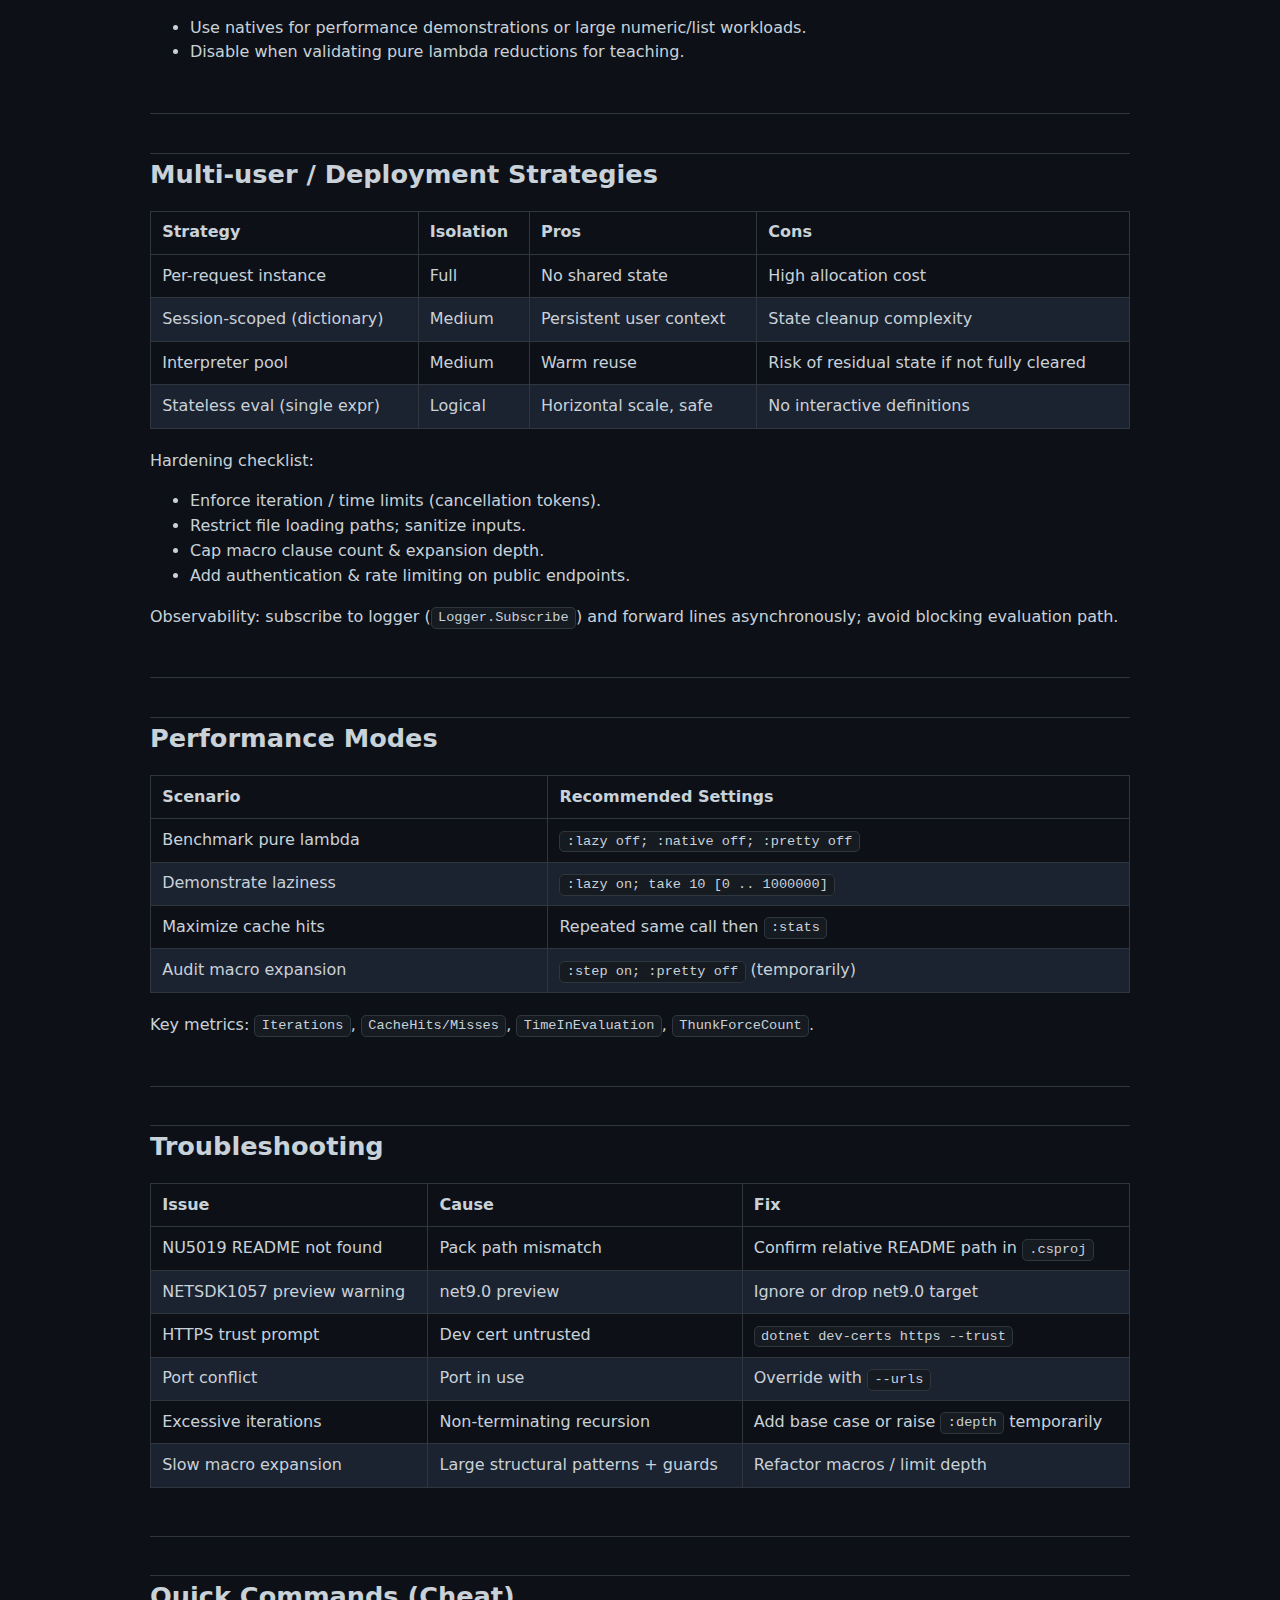
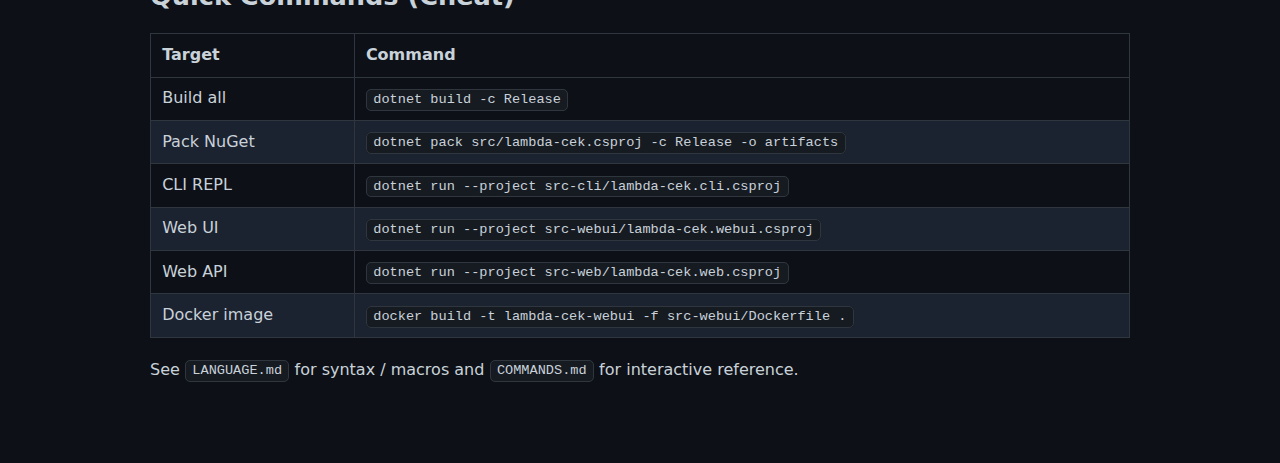
<file: docs/COMPILER.html>
<!DOCTYPE html>
<html xmlns="http://www.w3.org/1999/xhtml" lang="en" xml:lang="en">
<head>
  <meta charset="utf-8" />
  <meta name="generator" content="pandoc" />
  <meta name="viewport" content="width=device-width, initial-scale=1.0, user-scalable=yes" />
  <title>COMPILER</title>
  <style>
code{white-space: pre-wrap;}
span.smallcaps{font-variant: small-caps;}
div.columns{display: flex; gap: min(4vw, 1.5em);}
div.column{flex: auto; overflow-x: auto;}
div.hanging-indent{margin-left: 1.5em; text-indent: -1.5em;}

ul.task-list[class]{list-style: none;}
ul.task-list li input[type="checkbox"] {
font-size: inherit;
width: 0.8em;
margin: 0 0.8em 0.2em -1.6em;
vertical-align: middle;
}
.display.math{display: block; text-align: center; margin: 0.5rem auto;}

html { -webkit-text-size-adjust: 100%; }
pre > code.sourceCode { white-space: pre; position: relative; }
pre > code.sourceCode > span { display: inline-block; line-height: 1.25; }
pre > code.sourceCode > span:empty { height: 1.2em; }
.sourceCode { overflow: visible; }
code.sourceCode > span { color: inherit; text-decoration: inherit; }
div.sourceCode { margin: 1em 0; }
pre.sourceCode { margin: 0; }
@media screen {
div.sourceCode { overflow: auto; }
}
@media print {
pre > code.sourceCode { white-space: pre-wrap; }
pre > code.sourceCode > span { text-indent: -5em; padding-left: 5em; }
}
pre.numberSource code
{ counter-reset: source-line 0; }
pre.numberSource code > span
{ position: relative; left: -4em; counter-increment: source-line; }
pre.numberSource code > span > a:first-child::before
{ content: counter(source-line);
position: relative; left: -1em; text-align: right; vertical-align: baseline;
border: none; display: inline-block;
-webkit-touch-callout: none; -webkit-user-select: none;
-khtml-user-select: none; -moz-user-select: none;
-ms-user-select: none; user-select: none;
padding: 0 4px; width: 4em;
color: #aaaaaa;
}
pre.numberSource { margin-left: 3em; border-left: 1px solid #aaaaaa; padding-left: 4px; }
div.sourceCode
{ }
@media screen {
pre > code.sourceCode > span > a:first-child::before { text-decoration: underline; }
}
code span.al { color: #ff0000; font-weight: bold; } 
code span.an { color: #60a0b0; font-weight: bold; font-style: italic; } 
code span.at { color: #7d9029; } 
code span.bn { color: #40a070; } 
code span.bu { color: #008000; } 
code span.cf { color: #007020; font-weight: bold; } 
code span.ch { color: #4070a0; } 
code span.cn { color: #880000; } 
code span.co { color: #60a0b0; font-style: italic; } 
code span.cv { color: #60a0b0; font-weight: bold; font-style: italic; } 
code span.do { color: #ba2121; font-style: italic; } 
code span.dt { color: #902000; } 
code span.dv { color: #40a070; } 
code span.er { color: #ff0000; font-weight: bold; } 
code span.ex { } 
code span.fl { color: #40a070; } 
code span.fu { color: #06287e; } 
code span.im { color: #008000; font-weight: bold; } 
code span.in { color: #60a0b0; font-weight: bold; font-style: italic; } 
code span.kw { color: #007020; font-weight: bold; } 
code span.op { color: #666666; } 
code span.ot { color: #007020; } 
code span.pp { color: #bc7a00; } 
code span.sc { color: #4070a0; } 
code span.ss { color: #bb6688; } 
code span.st { color: #4070a0; } 
code span.va { color: #19177c; } 
code span.vs { color: #4070a0; } 
code span.wa { color: #60a0b0; font-weight: bold; font-style: italic; } 
</style>
  <style type="text/css">:root { --bg:#0d1117; --panel:#161b22; --border:#30363d; --fg:#c9d1d9; --fg-soft:#a5b1bd; --accent:#58a6ff; --radius:8px; }html { scroll-behavior:smooth; }body { font-family: system-ui,-apple-system,"Segoe UI",Roboto,"Helvetica Neue",Arial,sans-serif; margin:0 auto; max-width:980px; padding:2.2rem 1.6rem 4rem; line-height:1.55; background:var(--bg); color:var(--fg); }h1,h2,h3,h4,h5 { line-height:1.15; font-weight:600; }h1 { font-size:2.25rem; margin-top:0; }h2 { margin-top:2.4rem; padding-top:.4rem; border-top:1px solid var(--border); font-size:1.6rem; }h3 { margin-top:1.8rem; font-size:1.25rem; }p { margin:1rem 0; }pre,code { font-family: ui-monospace,Consolas,"Cascadia Code",monospace; font-size:.85rem; }pre { background:var(--panel); padding:1rem 1.1rem; border:1px solid var(--border); border-radius:var(--radius); overflow:auto; position:relative; }code { background:var(--panel); padding:.15rem .4rem; border:1px solid var(--border); border-radius:5px; }pre code { background:transparent; padding:0; border:none; }table { border-collapse:collapse; width:100%; margin:1.25rem 0; }th,td { border:1px solid var(--border); padding:.55rem .7rem; text-align:left; vertical-align:top; }tr:nth-child(even) { background:#1b2230; }a { color:var(--accent); text-decoration:none; }a:hover { text-decoration:underline; }blockquote { margin:1.2rem 0; padding:.75rem 1rem; background:#132032; border-left:4px solid var(--accent); border-radius:4px; color:#fff; }hr { border:none; border-top:1px solid var(--border); margin:3rem 0 2.2rem; }nav#toc { background:var(--panel); border:1px solid var(--border); padding:1rem 1.25rem 1.1rem; border-radius:var(--radius); font-size:.85rem; line-height:1.35; }nav#toc strong { display:block; font-size:.75rem; letter-spacing:.08em; font-weight:700; text-transform:uppercase; margin-bottom:.35rem; opacity:.85; }nav#toc ul { list-style:none; margin:0; padding-left:0; }nav#toc ul ul { margin-left:1rem; }nav#toc a { text-decoration:none; }nav#toc a:hover { text-decoration:underline; }.title-block { margin-bottom:1.5rem; }.title-block h1 { margin-bottom:.25rem; }.meta { color:var(--fg-soft); font-size:.85rem; }.footnotes { font-size:.85rem; opacity:.92; }.highlight table { border:none; }.highlight td { border:none; padding:0; }.highlight pre { margin:0; }@media (max-width:760px){ body{padding:1.4rem .95rem 3rem;} h1{font-size:1.9rem;} }</style>
</head>
<body>
<header id="title-block-header">
<h1 class="title">COMPILER</h1>
</header>
<nav id="TOC" role="doc-toc">
<ul>
<li><a href="#build-packaging--embedding-guide" id="toc-build-packaging--embedding-guide">Build, Packaging &amp;
Embedding Guide</a>
<ul>
<li><a href="#project-layout" id="toc-project-layout">Project
Layout</a></li>
<li><a href="#prerequisites" id="toc-prerequisites">Prerequisites</a></li>
<li><a href="#building--running" id="toc-building--running">Building
&amp; Running</a></li>
<li><a href="#streaming-modes-comparison" id="toc-streaming-modes-comparison">Streaming Modes
(Comparison)</a></li>
<li><a href="#unified-build-script-buildps1" id="toc-unified-build-script-buildps1">Unified Build Script
(<code>build.ps1</code>)</a>
<ul>
<li><a href="#documentation-generation-pandoc" id="toc-documentation-generation-pandoc">Documentation Generation
(Pandoc)</a></li>
</ul></li>
<li><a href="#docker-web-ui" id="toc-docker-web-ui">Docker (Web
UI)</a></li>
<li><a href="#nuget-packaging" id="toc-nuget-packaging">NuGet
Packaging</a></li>
<li><a href="#embedding-api-c" id="toc-embedding-api-c">Embedding API
(C#)</a></li>
<li><a href="#native-arithmetic--list-fast-paths" id="toc-native-arithmetic--list-fast-paths">Native Arithmetic &amp; List
Fast Paths</a></li>
<li><a href="#multiuser--deployment-strategies" id="toc-multiuser--deployment-strategies">Multi‑user / Deployment
Strategies</a></li>
<li><a href="#performance-modes" id="toc-performance-modes">Performance
Modes</a></li>
<li><a href="#troubleshooting" id="toc-troubleshooting">Troubleshooting</a></li>
<li><a href="#quick-commands-cheat" id="toc-quick-commands-cheat">Quick
Commands (Cheat)</a></li>
</ul></li>
</ul>
</nav>
<section id="build-packaging--embedding-guide" class="level1">
<h1>Build, Packaging &amp; Embedding Guide</h1>
<p>This document consolidates build instructions, project layout,
distribution targets, deployment options, and programmatic embedding
guidance.</p>
<p>Sections</p>
<ul>
<li>Project Layout</li>
<li>Prerequisites</li>
<li>Building &amp; Running (CLI, Web API, Web UI)</li>
<li>Unified Build Script &amp; Documentation Generation</li>
<li>Docker (Web UI) &amp; Container Notes</li>
<li>NuGet Packaging &amp; Versioning</li>
<li>Embedding API (C#) &amp; Native Primitives</li>
<li>Multi‑user / Deployment Strategies</li>
<li>Performance Modes &amp; Recommendations</li>
<li>Troubleshooting</li>
<li>Streaming Modes (SSE vs WebSocket vs Buffered)</li>
</ul>
<hr />
<section id="project-layout" class="level2">
<h2>Project Layout</h2>
<table>
<thead>
<tr>
<th>Project</th>
<th>Type</th>
<th>Path</th>
<th>Purpose</th>
</tr>
</thead>
<tbody>
<tr>
<td><code>lambda-cek</code></td>
<td>Class Library (<code>net8.0;net9.0</code>)</td>
<td><code>src/</code></td>
<td>Core interpreter (parser, CEK, macros, natives)</td>
</tr>
<tr>
<td><code>lambda-cek.cli</code></td>
<td>Console App</td>
<td><code>src-cli/</code></td>
<td>Interactive REPL / file runner</td>
</tr>
<tr>
<td><code>lambda-cek.web</code></td>
<td>Minimal Web API</td>
<td><code>src-web/</code></td>
<td>HTTP endpoints (eval/load/health)</td>
</tr>
<tr>
<td><code>lambda-cek.webui</code></td>
<td>ASP.NET Core + Static UI</td>
<td><code>src-webui/</code></td>
<td>Browser REPL + streaming logs</td>
</tr>
</tbody>
</table>
</section>
<section id="prerequisites" class="level2">
<h2>Prerequisites</h2>
<ul>
<li>.NET 8 SDK (optionally .NET 9 preview for multi-target build)</li>
<li>PowerShell (build script examples assume Windows pwsh)</li>
<li>(Optional) Docker Desktop for container builds</li>
<li>(Optional) Pandoc for HTML doc generation displayed in Web UI</li>
</ul>
<p>docker version # optional docker version # optional Verify tools:</p>
<div class="sourceCode" id="cb1"><pre class="sourceCode powershell"><code class="sourceCode powershell"><span id="cb1-1"><a href="#cb1-1" aria-hidden="true" tabindex="-1"></a>dotnet <span class="op">--</span>version</span>
<span id="cb1-2"><a href="#cb1-2" aria-hidden="true" tabindex="-1"></a>pandoc <span class="op">--</span>version   <span class="co"># optional</span></span>
<span id="cb1-3"><a href="#cb1-3" aria-hidden="true" tabindex="-1"></a>docker version     <span class="co"># optional</span></span></code></pre></div>
<hr />
</section>
<section id="building--running" class="level2">
<h2>Building &amp; Running</h2>
<p>Build all:</p>
<div class="sourceCode" id="cb2"><pre class="sourceCode powershell"><code class="sourceCode powershell"><span id="cb2-1"><a href="#cb2-1" aria-hidden="true" tabindex="-1"></a>dotnet build</span></code></pre></div>
<p>CLI REPL:</p>
<div class="sourceCode" id="cb3"><pre class="sourceCode powershell"><code class="sourceCode powershell"><span id="cb3-1"><a href="#cb3-1" aria-hidden="true" tabindex="-1"></a>dotnet run <span class="op">--</span>project src-cli<span class="op">/</span>lambda-cek<span class="op">.</span><span class="fu">cli</span><span class="op">.</span><span class="fu">csproj</span></span>
<span id="cb3-2"><a href="#cb3-2" aria-hidden="true" tabindex="-1"></a>dotnet run <span class="op">--</span>project src-cli<span class="op">/</span>lambda-cek<span class="op">.</span><span class="fu">cli</span><span class="op">.</span><span class="fu">csproj</span> <span class="op">--</span> myfile<span class="op">.</span><span class="fu">lambda</span> tests<span class="op">.</span><span class="fu">lambda</span></span></code></pre></div>
<p>Web API:</p>
<div class="sourceCode" id="cb4"><pre class="sourceCode powershell"><code class="sourceCode powershell"><span id="cb4-1"><a href="#cb4-1" aria-hidden="true" tabindex="-1"></a>dotnet run <span class="op">--</span>project src-web<span class="op">/</span>lambda-cek<span class="op">.</span><span class="fu">web</span><span class="op">.</span><span class="fu">csproj</span></span>
<span id="cb4-2"><a href="#cb4-2" aria-hidden="true" tabindex="-1"></a><span class="co"># Override port</span></span>
<span id="cb4-3"><a href="#cb4-3" aria-hidden="true" tabindex="-1"></a>dotnet run <span class="op">--</span>project src-web<span class="op">/</span>lambda-cek<span class="op">.</span><span class="fu">web</span><span class="op">.</span><span class="fu">csproj</span> <span class="op">--</span> <span class="op">--</span>urls http<span class="op">://</span>localhost<span class="op">:</span><span class="dv">5055</span></span></code></pre></div>
<p>Web UI:</p>
<div class="sourceCode" id="cb5"><pre class="sourceCode powershell"><code class="sourceCode powershell"><span id="cb5-1"><a href="#cb5-1" aria-hidden="true" tabindex="-1"></a>dotnet run <span class="op">--</span>project src-webui<span class="op">/</span>lambda-cek<span class="op">.</span><span class="fu">webui</span><span class="op">.</span><span class="fu">csproj</span></span></code></pre></div>
<p>Navigate to the printed URL (typically <a href="http://localhost:5000">http://localhost:5000</a>). Toggle
streaming / WebSocket in UI.</p>
</section>
<section id="streaming-modes-comparison" class="level2">
<h2>Streaming Modes (Comparison)</h2>
<table>
<thead>
<tr>
<th>Mode</th>
<th>Enable</th>
<th>Transport</th>
<th>Log Delivery</th>
<th>Response JSON</th>
<th>Best For</th>
</tr>
</thead>
<tbody>
<tr>
<td>Buffered</td>
<td>Streaming Off</td>
<td>none</td>
<td>After completion (batched)</td>
<td><code>{ output, normalized, logs[] }</code></td>
<td>Simplicity, full log capture</td>
</tr>
<tr>
<td>SSE</td>
<td>Streaming On</td>
<td><code>/api/stream</code></td>
<td>Incremental (auto‑reconnect)</td>
<td><code>{ output, normalized }</code></td>
<td>Long running eval, progressive feedback</td>
</tr>
<tr>
<td>WebSocket</td>
<td>Streaming On + WS On</td>
<td><code>/ws</code></td>
<td>Incremental (manual reconnect)</td>
<td><code>{ output, normalized }</code></td>
<td>Future interactive features</td>
</tr>
</tbody>
</table>
<p>Notes:</p>
<ol type="1">
<li>Toggling streaming clears the UI log to delineate sessions.</li>
<li>SSE auto‑reconnects with capped backoff; failures surface a status
banner.</li>
<li>WebSocket is optional; fallback gracefully to SSE if handshake
fails.</li>
<li>All modes share a single interpreter instance &amp;
<code>Logger</code>; only transport differs.</li>
</ol>
<p>API endpoints:</p>
<table>
<thead>
<tr>
<th>Method</th>
<th>Route</th>
<th>Purpose</th>
</tr>
</thead>
<tbody>
<tr>
<td>GET</td>
<td><code>/api/eval?expr=...</code></td>
<td>Evaluate one expression (buffered logs if streaming off)</td>
</tr>
<tr>
<td>POST</td>
<td><code>/api/load</code></td>
<td>Load <code>.lambda</code> file (returns message + logs when
buffered)</td>
</tr>
<tr>
<td>GET</td>
<td><code>/api/stream</code></td>
<td>SSE log stream (one <code>data:</code> line per log)</td>
</tr>
<tr>
<td>GET</td>
<td><code>/api/health</code></td>
<td>Health check</td>
</tr>
<tr>
<td>WS</td>
<td><code>/ws</code></td>
<td>WebSocket log frames</td>
</tr>
</tbody>
</table>
<p>Implementation tips:</p>
<ul>
<li>For multi‑tenant hosting, allocate an interpreter per session or
workspace to avoid cross‑user state leakage.</li>
<li>Keep log lines single line (SSE collapses newlines) and
concise.</li>
<li>When streaming is disabled, logs are returned in the evaluation JSON
response (<code>logs[]</code>).</li>
<li>Use <code>Logger.Subscribe</code> in custom hosts to forward events
to external telemetry.</li>
</ul>
<p>Disabling streaming uses a buffered snapshot between
<code>Logger.ClearBuffer()</code> and evaluation completion for parity
with CLI behavior.</p>
<hr />
</section>
<section id="unified-build-script-buildps1" class="level2">
<h2>Unified Build Script (<code>build.ps1</code>)</h2>
<p>Common flags:</p>
<table>
<thead>
<tr>
<th>Flag</th>
<th>Effect</th>
</tr>
</thead>
<tbody>
<tr>
<td><code>-Pack</code></td>
<td>Builds &amp; packs NuGet (<code>artifacts/</code>)</td>
</tr>
<tr>
<td><code>-Validate</code></td>
<td>Validates package content (fail fast)</td>
</tr>
<tr>
<td><code>-SkipPackOnError</code></td>
<td>Continue even if validation failed</td>
</tr>
<tr>
<td><code>-NoDocker</code></td>
<td>Skip Docker image build</td>
</tr>
</tbody>
</table>
<p>Example:</p>
<div class="sourceCode" id="cb6"><pre class="sourceCode powershell"><code class="sourceCode powershell"><span id="cb6-1"><a href="#cb6-1" aria-hidden="true" tabindex="-1"></a><span class="op">./</span>build<span class="op">.</span><span class="fu">ps1</span> <span class="op">-</span>Pack <span class="op">-</span>Validate</span></code></pre></div>
<section id="documentation-generation-pandoc" class="level3">
<h3>Documentation Generation (Pandoc)</h3>
<p>If Pandoc is on PATH, <code>README.md</code> →
<code>readme.html</code> + <code>readme.css</code> copied into
<code>src-webui/wwwroot/</code> for in-browser docs.</p>
<p>Install (examples):</p>
<div class="sourceCode" id="cb7"><pre class="sourceCode powershell"><code class="sourceCode powershell"><span id="cb7-1"><a href="#cb7-1" aria-hidden="true" tabindex="-1"></a>winget install <span class="op">--</span>id JohnMacFarlane<span class="op">.</span><span class="fu">Pandoc</span> <span class="op">-</span>e</span>
<span id="cb7-2"><a href="#cb7-2" aria-hidden="true" tabindex="-1"></a>choco install pandoc</span></code></pre></div>
<hr />
</section>
</section>
<section id="docker-web-ui" class="level2">
<h2>Docker (Web UI)</h2>
<p>Build image:</p>
<div class="sourceCode" id="cb8"><pre class="sourceCode powershell"><code class="sourceCode powershell"><span id="cb8-1"><a href="#cb8-1" aria-hidden="true" tabindex="-1"></a>docker build <span class="op">-</span>t lambda-cek-webui <span class="op">-</span>f src-webui<span class="op">/</span>Dockerfile <span class="op">.</span></span></code></pre></div>
<p>Run:</p>
<div class="sourceCode" id="cb9"><pre class="sourceCode powershell"><code class="sourceCode powershell"><span id="cb9-1"><a href="#cb9-1" aria-hidden="true" tabindex="-1"></a>docker run <span class="op">--</span>rm <span class="op">-</span>p <span class="dv">8080</span><span class="op">:</span><span class="dv">8080</span> <span class="op">--</span>name lambda-cek lambda-cek-webui</span></code></pre></div>
<p>Bind mount repo (read-only) for dynamic file loading:</p>
<div class="sourceCode" id="cb10"><pre class="sourceCode powershell"><code class="sourceCode powershell"><span id="cb10-1"><a href="#cb10-1" aria-hidden="true" tabindex="-1"></a>docker run <span class="op">--</span>rm <span class="op">-</span>p <span class="dv">8080</span><span class="op">:</span><span class="dv">8080</span> <span class="op">-</span>v <span class="va">$PWD</span><span class="op">:/</span>data<span class="op">:</span>ro <span class="op">--</span>name lambda-cek lambda-cek-webui</span></code></pre></div>
<p>Custom port:</p>
<div class="sourceCode" id="cb11"><pre class="sourceCode powershell"><code class="sourceCode powershell"><span id="cb11-1"><a href="#cb11-1" aria-hidden="true" tabindex="-1"></a>docker run <span class="op">--</span>rm <span class="op">-</span>e ASPNETCORE_URLS<span class="op">=</span>http<span class="op">://</span><span class="dv">0.0</span><span class="op">.</span><span class="dv">0.0</span><span class="op">:</span><span class="dv">5005</span> <span class="op">-</span>p <span class="dv">5005</span><span class="op">:</span><span class="dv">5005</span> lambda-cek-webui</span></code></pre></div>
<p>Security considerations:</p>
<ul>
<li>No auth / sandbox by default; add reverse proxy, timeouts,
CPU/memory limits for multi-user / public use.</li>
<li>Long evaluations can monopolize interpreter; wrap with cancellation
tokens in host.</li>
</ul>
<hr />
</section>
<section id="nuget-packaging" class="level2">
<h2>NuGet Packaging</h2>
<p>Pack core library:</p>
<div class="sourceCode" id="cb12"><pre class="sourceCode powershell"><code class="sourceCode powershell"><span id="cb12-1"><a href="#cb12-1" aria-hidden="true" tabindex="-1"></a>dotnet pack src<span class="op">/</span>lambda-cek<span class="op">.</span><span class="fu">csproj</span> <span class="op">-</span>c Release <span class="op">-</span>o artifacts</span></code></pre></div>
<p>Override version:</p>
<div class="sourceCode" id="cb13"><pre class="sourceCode powershell"><code class="sourceCode powershell"><span id="cb13-1"><a href="#cb13-1" aria-hidden="true" tabindex="-1"></a>dotnet pack src<span class="op">/</span>lambda-cek<span class="op">.</span><span class="fu">csproj</span> <span class="op">-</span>c Release <span class="op">-</span>o artifacts <span class="op">/</span>p<span class="op">:</span>PackageVersion<span class="op">=</span><span class="dv">0.1</span><span class="op">.</span><span class="dv">1</span></span></code></pre></div>
<p>Consume:</p>
<div class="sourceCode" id="cb14"><pre class="sourceCode powershell"><code class="sourceCode powershell"><span id="cb14-1"><a href="#cb14-1" aria-hidden="true" tabindex="-1"></a>dotnet add package LambdaCalculus<span class="op">.</span><span class="fu">Interpreter</span> <span class="op">--</span>version <span class="dv">0.1</span><span class="op">.</span><span class="dv">0</span></span></code></pre></div>
<p>Planned: CI automation (GitHub Actions) to pack &amp; push on tagged
release.</p>
<hr />
</section>
<section id="embedding-api-c" class="level2">
<h2>Embedding API (C#)</h2>
<p>Minimal:</p>
<div class="sourceCode" id="cb15"><pre class="sourceCode csharp"><code class="sourceCode cs"><span id="cb15-1"><a href="#cb15-1" aria-hidden="true" tabindex="-1"></a><span class="dt">var</span> logger <span class="op">=</span> <span class="kw">new</span> LambdaCalculus<span class="op">.</span><span class="fu">Logger</span> <span class="op">{</span> EnableBuffering <span class="op">=</span> <span class="kw">true</span> <span class="op">};</span></span>
<span id="cb15-2"><a href="#cb15-2" aria-hidden="true" tabindex="-1"></a><span class="dt">var</span> interp <span class="op">=</span> <span class="kw">new</span> LambdaCalculus<span class="op">.</span><span class="fu">Interpreter</span><span class="op">(</span>logger<span class="op">:</span> logger<span class="op">);</span></span>
<span id="cb15-3"><a href="#cb15-3" aria-hidden="true" tabindex="-1"></a>await interp<span class="op">.</span><span class="fu">LoadFileIfExistsAsync</span><span class="op">(</span><span class="st">&quot;stdlib.lambda&quot;</span><span class="op">);</span></span>
<span id="cb15-4"><a href="#cb15-4" aria-hidden="true" tabindex="-1"></a><span class="fu">var</span> <span class="op">(</span>_<span class="op">,</span> value<span class="op">)</span> <span class="op">=</span> await interp<span class="op">.</span><span class="fu">ProcessInputAsync</span><span class="op">(</span><span class="st">&quot;succ 41&quot;</span><span class="op">);</span></span>
<span id="cb15-5"><a href="#cb15-5" aria-hidden="true" tabindex="-1"></a>Console<span class="op">.</span><span class="fu">WriteLine</span><span class="op">(</span>interp<span class="op">.</span><span class="fu">Format</span><span class="op">(</span>value<span class="op">));</span> <span class="co">// 42</span></span></code></pre></div>
<p>Register a native primitive:</p>
<div class="sourceCode" id="cb16"><pre class="sourceCode csharp"><code class="sourceCode cs"><span id="cb16-1"><a href="#cb16-1" aria-hidden="true" tabindex="-1"></a>interp<span class="op">.</span><span class="fu">RegisterNativeFunction</span><span class="op">(</span><span class="st">&quot;triple&quot;</span><span class="op">,</span> <span class="op">(</span>op<span class="op">,</span> args<span class="op">,</span> env<span class="op">)</span> <span class="op">=&gt;</span></span>
<span id="cb16-2"><a href="#cb16-2" aria-hidden="true" tabindex="-1"></a><span class="op">{</span></span>
<span id="cb16-3"><a href="#cb16-3" aria-hidden="true" tabindex="-1"></a>    <span class="kw">if</span> <span class="op">(</span>args<span class="op">.</span><span class="fu">Count</span> <span class="op">==</span> <span class="dv">1</span> <span class="op">&amp;&amp;</span> interp<span class="op">.</span><span class="fu">TryGetChurchInt</span><span class="op">(</span>args<span class="op">[</span><span class="dv">0</span><span class="op">],</span> env<span class="op">,</span> <span class="kw">out</span> <span class="dt">var</span> n<span class="op">))</span></span>
<span id="cb16-4"><a href="#cb16-4" aria-hidden="true" tabindex="-1"></a>        <span class="kw">return</span> interp<span class="op">.</span><span class="fu">MakeChurchNumeral</span><span class="op">(</span>n <span class="op">*</span> <span class="dv">3</span><span class="op">);</span></span>
<span id="cb16-5"><a href="#cb16-5" aria-hidden="true" tabindex="-1"></a>    <span class="kw">return</span> <span class="kw">null</span><span class="op">;</span> <span class="co">// fallback to pure path</span></span>
<span id="cb16-6"><a href="#cb16-6" aria-hidden="true" tabindex="-1"></a><span class="op">});</span></span></code></pre></div>
<p>Batch process commands + expression:</p>
<div class="sourceCode" id="cb17"><pre class="sourceCode csharp"><code class="sourceCode cs"><span id="cb17-1"><a href="#cb17-1" aria-hidden="true" tabindex="-1"></a>await interp<span class="op">.</span><span class="fu">ProcessInputAsync</span><span class="op">(</span><span class="st">&quot;:lazy off; :native on; plus 20 22&quot;</span><span class="op">);</span></span></code></pre></div>
<p>Buffered logs:</p>
<div class="sourceCode" id="cb18"><pre class="sourceCode csharp"><code class="sourceCode cs"><span id="cb18-1"><a href="#cb18-1" aria-hidden="true" tabindex="-1"></a><span class="kw">foreach</span> <span class="op">(</span><span class="dt">var</span> line <span class="kw">in</span> logger<span class="op">.</span><span class="fu">GetBufferSnapshot</span><span class="op">())</span> Console<span class="op">.</span><span class="fu">WriteLine</span><span class="op">(</span>line<span class="op">);</span></span></code></pre></div>
<hr />
</section>
<section id="native-arithmetic--list-fast-paths" class="level2">
<h2>Native Arithmetic &amp; List Fast Paths</h2>
<p>Enabled with <code>:native on</code>. Accelerated operations:
<code>plus minus mult div mod succ pred iszero lt leq eq geq gt neq max min sqrt</code>
plus list helpers
(<code>map filter length append reverse take drop any all find sum product</code>).
Disable with <code>:native off</code> for purist or benchmarking
scenarios. Structural equivalence helpers
(<code>alphaEq betaEq hashEq etaEq</code>) are always available.</p>
<p>Guidelines:</p>
<ul>
<li>Use natives for performance demonstrations or large numeric/list
workloads.</li>
<li>Disable when validating pure lambda reductions for teaching.</li>
</ul>
<hr />
</section>
<section id="multiuser--deployment-strategies" class="level2">
<h2>Multi‑user / Deployment Strategies</h2>
<table>
<thead>
<tr>
<th>Strategy</th>
<th>Isolation</th>
<th>Pros</th>
<th>Cons</th>
</tr>
</thead>
<tbody>
<tr>
<td>Per-request instance</td>
<td>Full</td>
<td>No shared state</td>
<td>High allocation cost</td>
</tr>
<tr>
<td>Session-scoped (dictionary)</td>
<td>Medium</td>
<td>Persistent user context</td>
<td>State cleanup complexity</td>
</tr>
<tr>
<td>Interpreter pool</td>
<td>Medium</td>
<td>Warm reuse</td>
<td>Risk of residual state if not fully cleared</td>
</tr>
<tr>
<td>Stateless eval (single expr)</td>
<td>Logical</td>
<td>Horizontal scale, safe</td>
<td>No interactive definitions</td>
</tr>
</tbody>
</table>
<p>Hardening checklist:</p>
<ul>
<li>Enforce iteration / time limits (cancellation tokens).</li>
<li>Restrict file loading paths; sanitize inputs.</li>
<li>Cap macro clause count &amp; expansion depth.</li>
<li>Add authentication &amp; rate limiting on public endpoints.</li>
</ul>
<p>Observability: subscribe to logger (<code>Logger.Subscribe</code>)
and forward lines asynchronously; avoid blocking evaluation path.</p>
<hr />
</section>
<section id="performance-modes" class="level2">
<h2>Performance Modes</h2>
<table>
<thead>
<tr>
<th>Scenario</th>
<th>Recommended Settings</th>
</tr>
</thead>
<tbody>
<tr>
<td>Benchmark pure lambda</td>
<td><code>:lazy off; :native off; :pretty off</code></td>
</tr>
<tr>
<td>Demonstrate laziness</td>
<td><code>:lazy on; take 10 [0 .. 1000000]</code></td>
</tr>
<tr>
<td>Maximize cache hits</td>
<td>Repeated same call then <code>:stats</code></td>
</tr>
<tr>
<td>Audit macro expansion</td>
<td><code>:step on; :pretty off</code> (temporarily)</td>
</tr>
</tbody>
</table>
<p>Key metrics: <code>Iterations</code>, <code>CacheHits/Misses</code>,
<code>TimeInEvaluation</code>, <code>ThunkForceCount</code>.</p>
<hr />
</section>
<section id="troubleshooting" class="level2">
<h2>Troubleshooting</h2>
<table>
<thead>
<tr>
<th>Issue</th>
<th>Cause</th>
<th>Fix</th>
</tr>
</thead>
<tbody>
<tr>
<td>NU5019 README not found</td>
<td>Pack path mismatch</td>
<td>Confirm relative README path in <code>.csproj</code></td>
</tr>
<tr>
<td>NETSDK1057 preview warning</td>
<td>net9.0 preview</td>
<td>Ignore or drop net9.0 target</td>
</tr>
<tr>
<td>HTTPS trust prompt</td>
<td>Dev cert untrusted</td>
<td><code>dotnet dev-certs https --trust</code></td>
</tr>
<tr>
<td>Port conflict</td>
<td>Port in use</td>
<td>Override with <code>--urls</code></td>
</tr>
<tr>
<td>Excessive iterations</td>
<td>Non-terminating recursion</td>
<td>Add base case or raise <code>:depth</code> temporarily</td>
</tr>
<tr>
<td>Slow macro expansion</td>
<td>Large structural patterns + guards</td>
<td>Refactor macros / limit depth</td>
</tr>
</tbody>
</table>
<hr />
</section>
<section id="quick-commands-cheat" class="level2">
<h2>Quick Commands (Cheat)</h2>
<table>
<thead>
<tr>
<th>Target</th>
<th>Command</th>
</tr>
</thead>
<tbody>
<tr>
<td>Build all</td>
<td><code>dotnet build -c Release</code></td>
</tr>
<tr>
<td>Pack NuGet</td>
<td><code>dotnet pack src/lambda-cek.csproj -c Release -o artifacts</code></td>
</tr>
<tr>
<td>CLI REPL</td>
<td><code>dotnet run --project src-cli/lambda-cek.cli.csproj</code></td>
</tr>
<tr>
<td>Web UI</td>
<td><code>dotnet run --project src-webui/lambda-cek.webui.csproj</code></td>
</tr>
<tr>
<td>Web API</td>
<td><code>dotnet run --project src-web/lambda-cek.web.csproj</code></td>
</tr>
<tr>
<td>Docker image</td>
<td><code>docker build -t lambda-cek-webui -f src-webui/Dockerfile .</code></td>
</tr>
</tbody>
</table>
<p>See <code>LANGUAGE.md</code> for syntax / macros and
<code>COMMANDS.md</code> for interactive reference.</p>
</section>
</section>
</body>
</html>
</file>
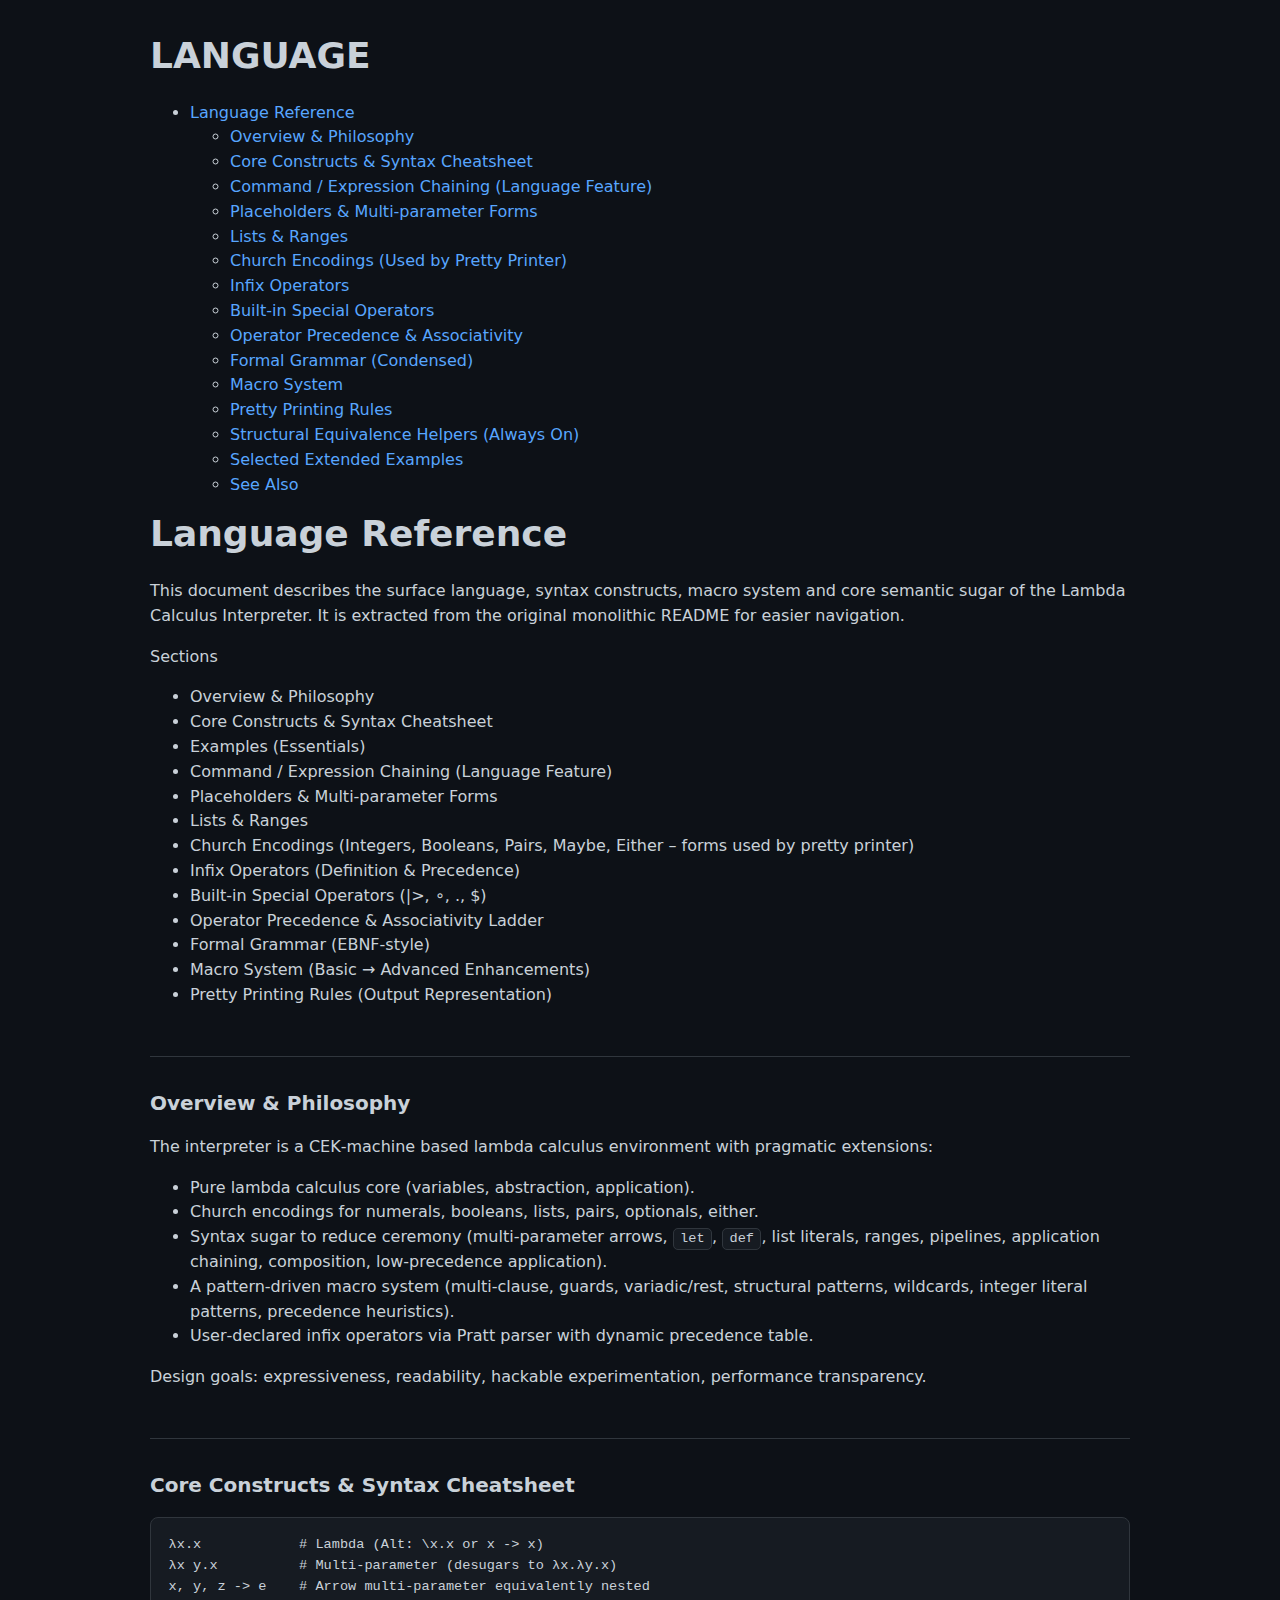
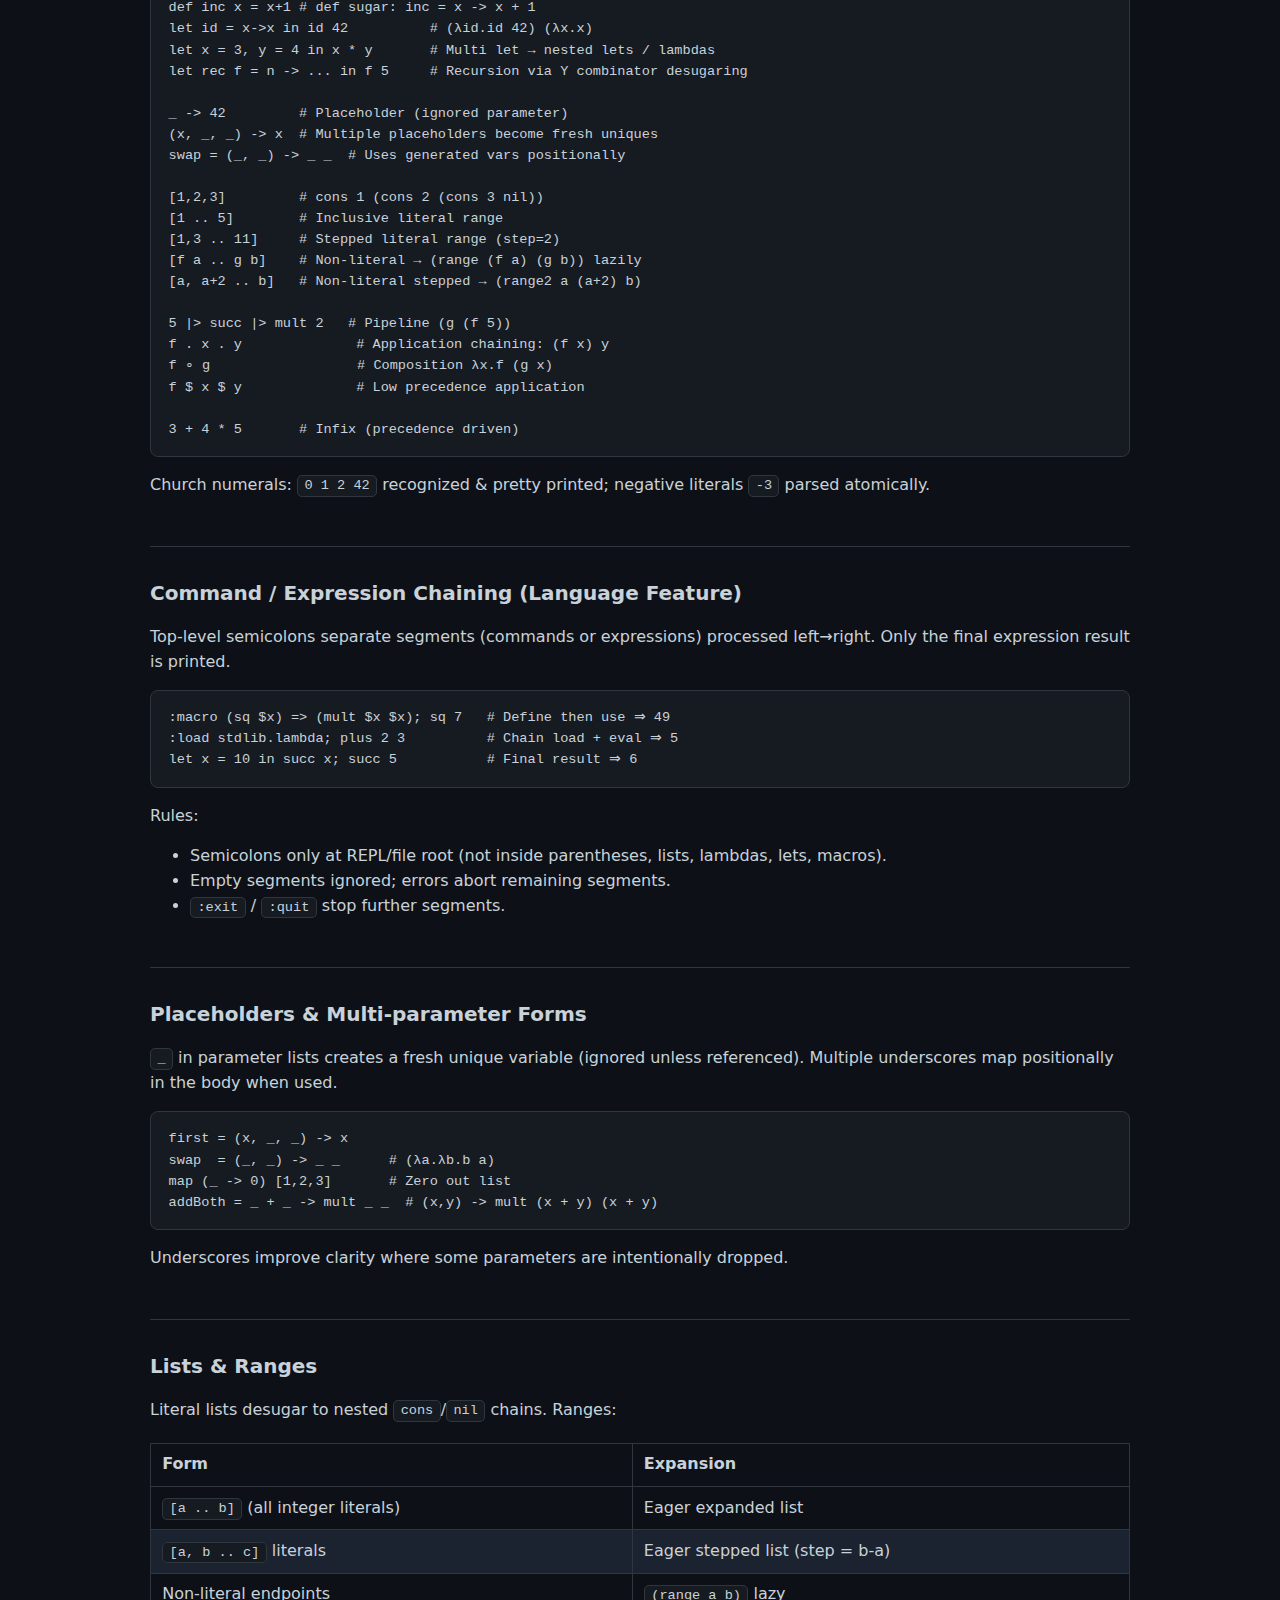
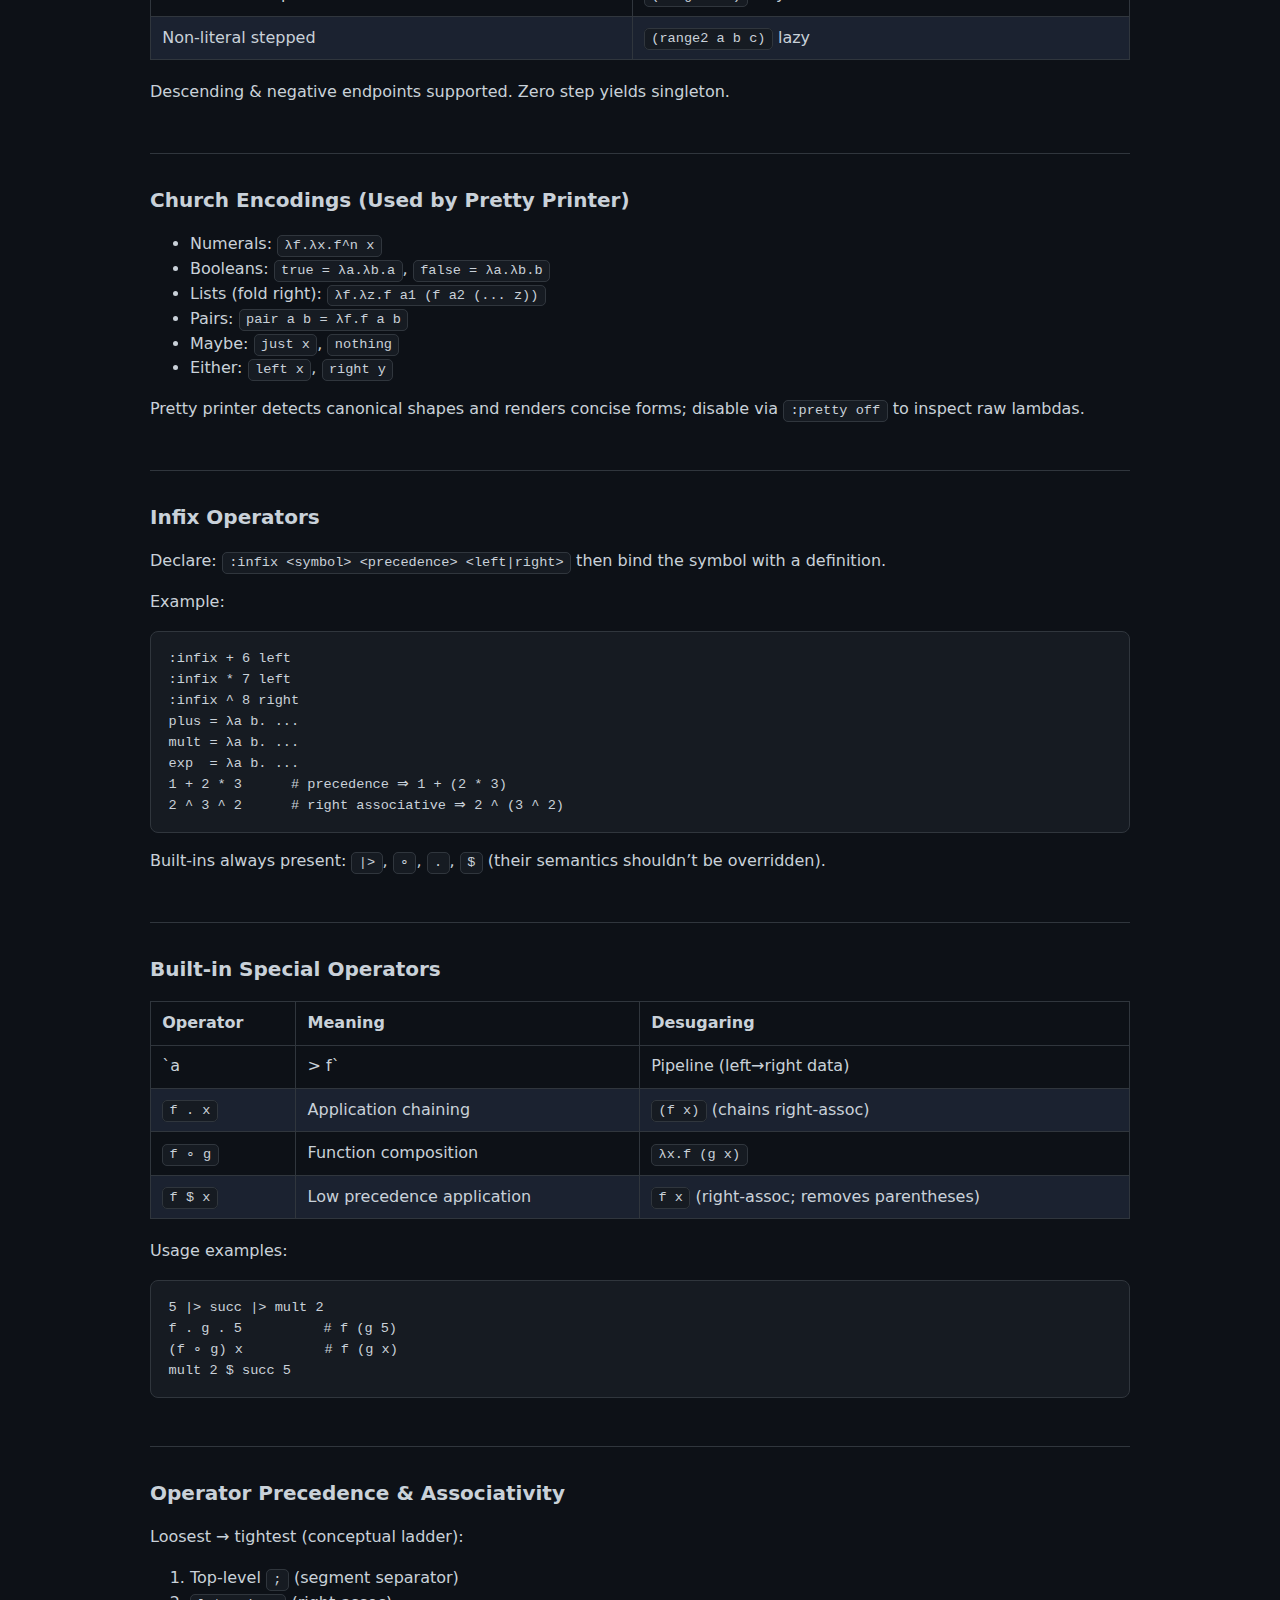
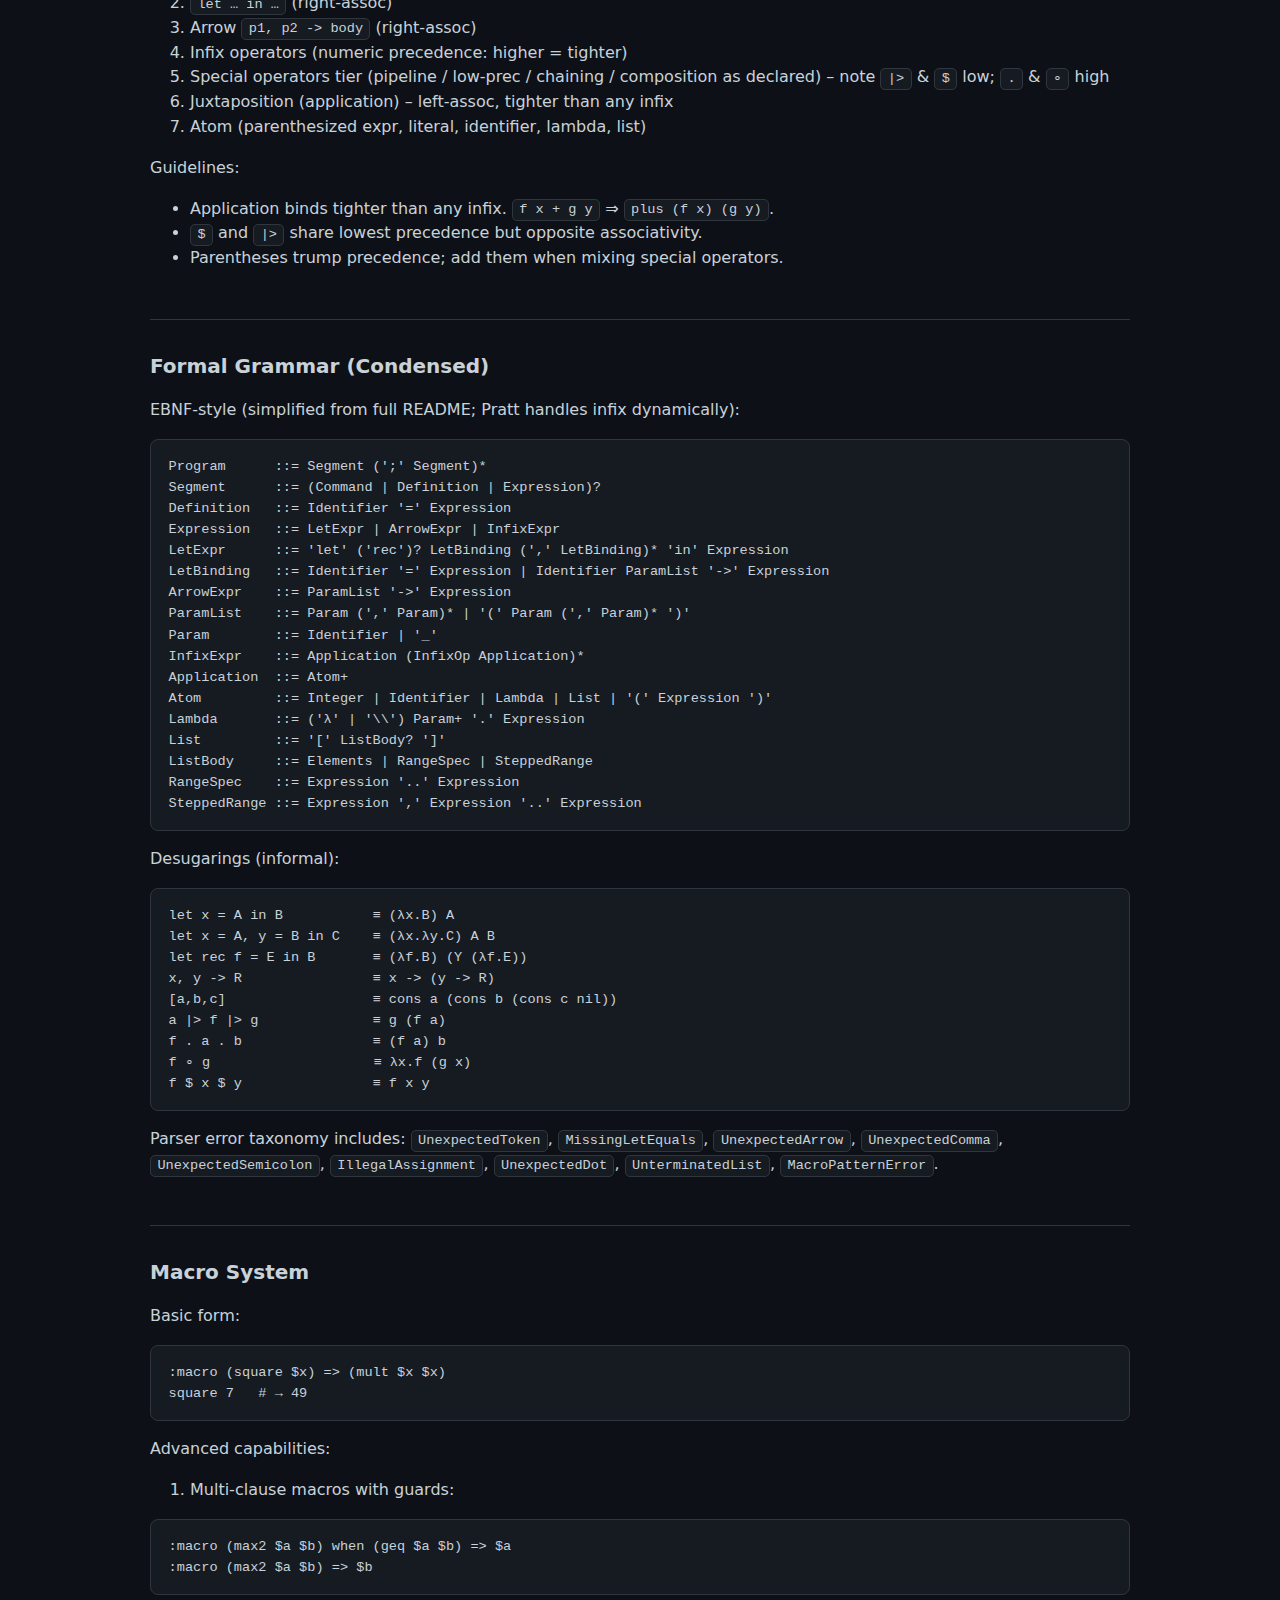
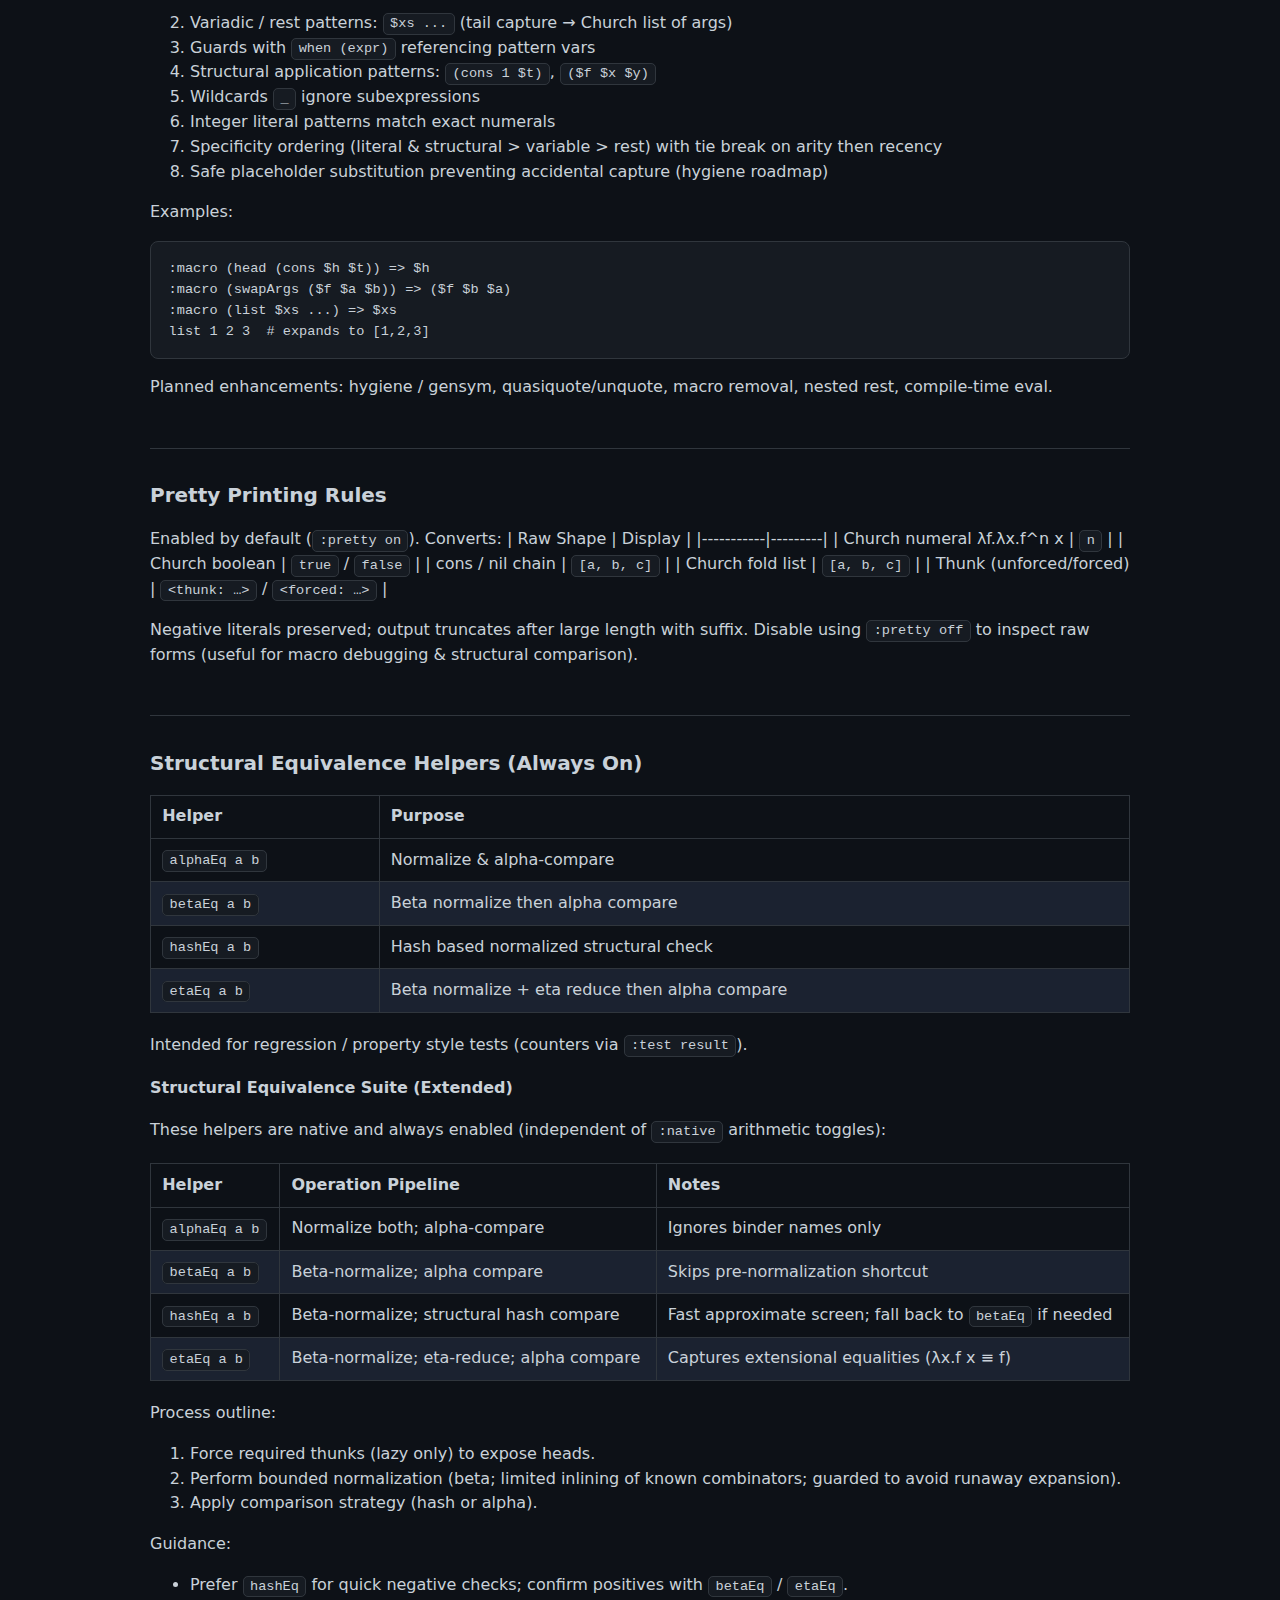
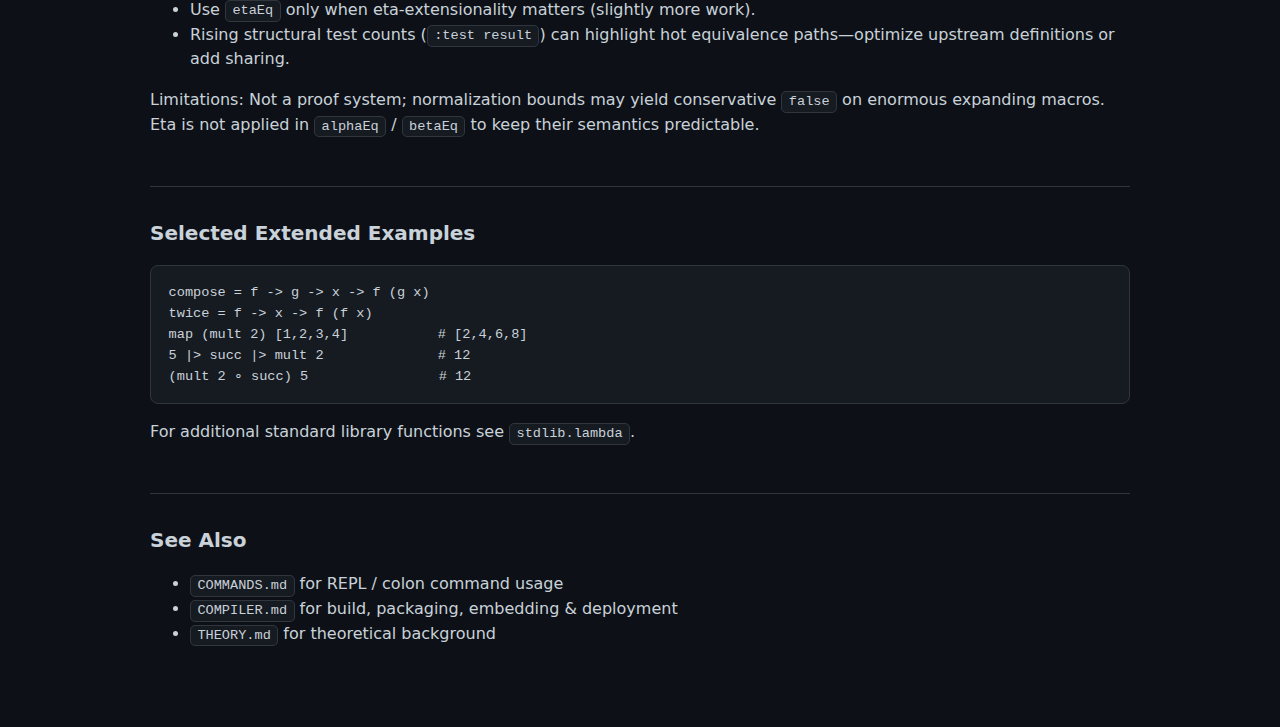
<file: docs/LANGUAGE.html>
<!DOCTYPE html>
<html xmlns="http://www.w3.org/1999/xhtml" lang="en" xml:lang="en">
<head>
  <meta charset="utf-8" />
  <meta name="generator" content="pandoc" />
  <meta name="viewport" content="width=device-width, initial-scale=1.0, user-scalable=yes" />
  <title>LANGUAGE</title>
  <style>
code{white-space: pre-wrap;}
span.smallcaps{font-variant: small-caps;}
div.columns{display: flex; gap: min(4vw, 1.5em);}
div.column{flex: auto; overflow-x: auto;}
div.hanging-indent{margin-left: 1.5em; text-indent: -1.5em;}

ul.task-list[class]{list-style: none;}
ul.task-list li input[type="checkbox"] {
font-size: inherit;
width: 0.8em;
margin: 0 0.8em 0.2em -1.6em;
vertical-align: middle;
}
.display.math{display: block; text-align: center; margin: 0.5rem auto;}
</style>
  <style type="text/css">:root { --bg:#0d1117; --panel:#161b22; --border:#30363d; --fg:#c9d1d9; --fg-soft:#a5b1bd; --accent:#58a6ff; --radius:8px; }html { scroll-behavior:smooth; }body { font-family: system-ui,-apple-system,"Segoe UI",Roboto,"Helvetica Neue",Arial,sans-serif; margin:0 auto; max-width:980px; padding:2.2rem 1.6rem 4rem; line-height:1.55; background:var(--bg); color:var(--fg); }h1,h2,h3,h4,h5 { line-height:1.15; font-weight:600; }h1 { font-size:2.25rem; margin-top:0; }h2 { margin-top:2.4rem; padding-top:.4rem; border-top:1px solid var(--border); font-size:1.6rem; }h3 { margin-top:1.8rem; font-size:1.25rem; }p { margin:1rem 0; }pre,code { font-family: ui-monospace,Consolas,"Cascadia Code",monospace; font-size:.85rem; }pre { background:var(--panel); padding:1rem 1.1rem; border:1px solid var(--border); border-radius:var(--radius); overflow:auto; position:relative; }code { background:var(--panel); padding:.15rem .4rem; border:1px solid var(--border); border-radius:5px; }pre code { background:transparent; padding:0; border:none; }table { border-collapse:collapse; width:100%; margin:1.25rem 0; }th,td { border:1px solid var(--border); padding:.55rem .7rem; text-align:left; vertical-align:top; }tr:nth-child(even) { background:#1b2230; }a { color:var(--accent); text-decoration:none; }a:hover { text-decoration:underline; }blockquote { margin:1.2rem 0; padding:.75rem 1rem; background:#132032; border-left:4px solid var(--accent); border-radius:4px; color:#fff; }hr { border:none; border-top:1px solid var(--border); margin:3rem 0 2.2rem; }nav#toc { background:var(--panel); border:1px solid var(--border); padding:1rem 1.25rem 1.1rem; border-radius:var(--radius); font-size:.85rem; line-height:1.35; }nav#toc strong { display:block; font-size:.75rem; letter-spacing:.08em; font-weight:700; text-transform:uppercase; margin-bottom:.35rem; opacity:.85; }nav#toc ul { list-style:none; margin:0; padding-left:0; }nav#toc ul ul { margin-left:1rem; }nav#toc a { text-decoration:none; }nav#toc a:hover { text-decoration:underline; }.title-block { margin-bottom:1.5rem; }.title-block h1 { margin-bottom:.25rem; }.meta { color:var(--fg-soft); font-size:.85rem; }.footnotes { font-size:.85rem; opacity:.92; }.highlight table { border:none; }.highlight td { border:none; padding:0; }.highlight pre { margin:0; }@media (max-width:760px){ body{padding:1.4rem .95rem 3rem;} h1{font-size:1.9rem;} }</style>
</head>
<body>
<header id="title-block-header">
<h1 class="title">LANGUAGE</h1>
</header>
<nav id="TOC" role="doc-toc">
<ul>
<li><a href="#language-reference" id="toc-language-reference">Language
Reference</a>
<ul>
<li><a href="#overview--philosophy" id="toc-overview--philosophy">Overview &amp; Philosophy</a></li>
<li><a href="#core-constructs--syntax-cheatsheet" id="toc-core-constructs--syntax-cheatsheet">Core Constructs &amp; Syntax
Cheatsheet</a></li>
<li><a href="#command--expression-chaining-language-feature" id="toc-command--expression-chaining-language-feature">Command /
Expression Chaining (Language Feature)</a></li>
<li><a href="#placeholders--multiparameter-forms" id="toc-placeholders--multiparameter-forms">Placeholders &amp;
Multi‑parameter Forms</a></li>
<li><a href="#lists--ranges" id="toc-lists--ranges">Lists &amp;
Ranges</a></li>
<li><a href="#church-encodings-used-by-pretty-printer" id="toc-church-encodings-used-by-pretty-printer">Church Encodings (Used
by Pretty Printer)</a></li>
<li><a href="#infix-operators" id="toc-infix-operators">Infix
Operators</a></li>
<li><a href="#builtin-special-operators" id="toc-builtin-special-operators">Built‑in Special Operators</a></li>
<li><a href="#operator-precedence--associativity" id="toc-operator-precedence--associativity">Operator Precedence &amp;
Associativity</a></li>
<li><a href="#formal-grammar-condensed" id="toc-formal-grammar-condensed">Formal Grammar (Condensed)</a></li>
<li><a href="#macro-system" id="toc-macro-system">Macro System</a></li>
<li><a href="#pretty-printing-rules" id="toc-pretty-printing-rules">Pretty Printing Rules</a></li>
<li><a href="#structural-equivalence-helpers-always-on" id="toc-structural-equivalence-helpers-always-on">Structural Equivalence
Helpers (Always On)</a></li>
<li><a href="#selected-extended-examples" id="toc-selected-extended-examples">Selected Extended Examples</a></li>
<li><a href="#see-also" id="toc-see-also">See Also</a></li>
</ul></li>
</ul>
</nav>
<section id="language-reference" class="level1">
<h1>Language Reference</h1>
<p>This document describes the surface language, syntax constructs,
macro system and core semantic sugar of the Lambda Calculus Interpreter.
It is extracted from the original monolithic README for easier
navigation.</p>
<p>Sections</p>
<ul>
<li>Overview &amp; Philosophy</li>
<li>Core Constructs &amp; Syntax Cheatsheet</li>
<li>Examples (Essentials)</li>
<li>Command / Expression Chaining (Language Feature)</li>
<li>Placeholders &amp; Multi‑parameter Forms</li>
<li>Lists &amp; Ranges</li>
<li>Church Encodings (Integers, Booleans, Pairs, Maybe, Either – forms
used by pretty printer)</li>
<li>Infix Operators (Definition &amp; Precedence)</li>
<li>Built‑in Special Operators (|&gt;, ∘, ., $)</li>
<li>Operator Precedence &amp; Associativity Ladder</li>
<li>Formal Grammar (EBNF‑style)</li>
<li>Macro System (Basic → Advanced Enhancements)</li>
<li>Pretty Printing Rules (Output Representation)</li>
</ul>
<hr />
<section id="overview--philosophy" class="level3">
<h3>Overview &amp; Philosophy</h3>
<p>The interpreter is a CEK‑machine based lambda calculus environment
with pragmatic extensions:</p>
<ul>
<li>Pure lambda calculus core (variables, abstraction,
application).</li>
<li>Church encodings for numerals, booleans, lists, pairs, optionals,
either.</li>
<li>Syntax sugar to reduce ceremony (multi‑parameter arrows,
<code>let</code>, <code>def</code>, list literals, ranges, pipelines,
application chaining, composition, low‑precedence application).</li>
<li>A pattern‑driven macro system (multi‑clause, guards, variadic/rest,
structural patterns, wildcards, integer literal patterns, precedence
heuristics).</li>
<li>User‑declared infix operators via Pratt parser with dynamic
precedence table.</li>
</ul>
<p>Design goals: expressiveness, readability, hackable experimentation,
performance transparency.</p>
<hr />
</section>
<section id="core-constructs--syntax-cheatsheet" class="level3">
<h3>Core Constructs &amp; Syntax Cheatsheet</h3>
<pre class="lambda"><code>λx.x            # Lambda (Alt: \x.x or x -&gt; x)
λx y.x          # Multi-parameter (desugars to λx.λy.x)
x, y, z -&gt; e    # Arrow multi-parameter equivalently nested
def inc x = x+1 # def sugar: inc = x -&gt; x + 1
let id = x-&gt;x in id 42          # (λid.id 42) (λx.x)
let x = 3, y = 4 in x * y       # Multi let → nested lets / lambdas
let rec f = n -&gt; ... in f 5     # Recursion via Y combinator desugaring

_ -&gt; 42         # Placeholder (ignored parameter)
(x, _, _) -&gt; x  # Multiple placeholders become fresh uniques
swap = (_, _) -&gt; _ _  # Uses generated vars positionally

[1,2,3]         # cons 1 (cons 2 (cons 3 nil))
[1 .. 5]        # Inclusive literal range
[1,3 .. 11]     # Stepped literal range (step=2)
[f a .. g b]    # Non-literal → (range (f a) (g b)) lazily
[a, a+2 .. b]   # Non-literal stepped → (range2 a (a+2) b)

5 |&gt; succ |&gt; mult 2   # Pipeline (g (f 5))
f . x . y              # Application chaining: (f x) y
f ∘ g                  # Composition λx.f (g x)
f $ x $ y              # Low precedence application

3 + 4 * 5       # Infix (precedence driven)</code></pre>
<p>Church numerals: <code>0 1 2 42</code> recognized &amp; pretty
printed; negative literals <code>-3</code> parsed atomically.</p>
<hr />
</section>
<section id="command--expression-chaining-language-feature" class="level3">
<h3>Command / Expression Chaining (Language Feature)</h3>
<p>Top‑level semicolons separate segments (commands or expressions)
processed left→right. Only the final expression result is printed.</p>
<pre class="shell"><code>:macro (sq $x) =&gt; (mult $x $x); sq 7   # Define then use ⇒ 49
:load stdlib.lambda; plus 2 3          # Chain load + eval ⇒ 5
let x = 10 in succ x; succ 5           # Final result ⇒ 6</code></pre>
<p>Rules:</p>
<ul>
<li>Semicolons only at REPL/file root (not inside parentheses, lists,
lambdas, lets, macros).</li>
<li>Empty segments ignored; errors abort remaining segments.</li>
<li><code>:exit</code> / <code>:quit</code> stop further segments.</li>
</ul>
<hr />
</section>
<section id="placeholders--multiparameter-forms" class="level3">
<h3>Placeholders &amp; Multi‑parameter Forms</h3>
<p><code>_</code> in parameter lists creates a fresh unique variable
(ignored unless referenced). Multiple underscores map positionally in
the body when used.</p>
<pre class="lambda"><code>first = (x, _, _) -&gt; x
swap  = (_, _) -&gt; _ _      # (λa.λb.b a)
map (_ -&gt; 0) [1,2,3]       # Zero out list
addBoth = _ + _ -&gt; mult _ _  # (x,y) -&gt; mult (x + y) (x + y)</code></pre>
<p>Underscores improve clarity where some parameters are intentionally
dropped.</p>
<hr />
</section>
<section id="lists--ranges" class="level3">
<h3>Lists &amp; Ranges</h3>
<p>Literal lists desugar to nested <code>cons</code>/<code>nil</code>
chains. Ranges:</p>
<table>
<thead>
<tr>
<th>Form</th>
<th>Expansion</th>
</tr>
</thead>
<tbody>
<tr>
<td><code>[a .. b]</code> (all integer literals)</td>
<td>Eager expanded list</td>
</tr>
<tr>
<td><code>[a, b .. c]</code> literals</td>
<td>Eager stepped list (step = b-a)</td>
</tr>
<tr>
<td>Non‑literal endpoints</td>
<td><code>(range a b)</code> lazy</td>
</tr>
<tr>
<td>Non‑literal stepped</td>
<td><code>(range2 a b c)</code> lazy</td>
</tr>
</tbody>
</table>
<p>Descending &amp; negative endpoints supported. Zero step yields
singleton.</p>
<hr />
</section>
<section id="church-encodings-used-by-pretty-printer" class="level3">
<h3>Church Encodings (Used by Pretty Printer)</h3>
<ul>
<li>Numerals: <code>λf.λx.f^n x</code></li>
<li>Booleans: <code>true = λa.λb.a</code>,
<code>false = λa.λb.b</code></li>
<li>Lists (fold right): <code>λf.λz.f a1 (f a2 (... z))</code></li>
<li>Pairs: <code>pair a b = λf.f a b</code></li>
<li>Maybe: <code>just x</code>, <code>nothing</code></li>
<li>Either: <code>left x</code>, <code>right y</code></li>
</ul>
<p>Pretty printer detects canonical shapes and renders concise forms;
disable via <code>:pretty off</code> to inspect raw lambdas.</p>
<hr />
</section>
<section id="infix-operators" class="level3">
<h3>Infix Operators</h3>
<p>Declare:
<code>:infix &lt;symbol&gt; &lt;precedence&gt; &lt;left|right&gt;</code>
then bind the symbol with a definition.</p>
<p>Example:</p>
<pre class="lambda"><code>:infix + 6 left
:infix * 7 left
:infix ^ 8 right
plus = λa b. ...
mult = λa b. ...
exp  = λa b. ...
1 + 2 * 3      # precedence ⇒ 1 + (2 * 3)
2 ^ 3 ^ 2      # right associative ⇒ 2 ^ (3 ^ 2)</code></pre>
<p>Built‑ins always present: <code>|&gt;</code>, <code>∘</code>,
<code>.</code>, <code>$</code> (their semantics shouldn’t be
overridden).</p>
<hr />
</section>
<section id="builtin-special-operators" class="level3">
<h3>Built‑in Special Operators</h3>
<table>
<thead>
<tr>
<th>Operator</th>
<th>Meaning</th>
<th>Desugaring</th>
</tr>
</thead>
<tbody>
<tr>
<td>`a</td>
<td>&gt; f`</td>
<td>Pipeline (left→right data)</td>
</tr>
<tr>
<td><code>f . x</code></td>
<td>Application chaining</td>
<td><code>(f x)</code> (chains right‑assoc)</td>
</tr>
<tr>
<td><code>f ∘ g</code></td>
<td>Function composition</td>
<td><code>λx.f (g x)</code></td>
</tr>
<tr>
<td><code>f $ x</code></td>
<td>Low precedence application</td>
<td><code>f x</code> (right‑assoc; removes parentheses)</td>
</tr>
</tbody>
</table>
<p>Usage examples:</p>
<pre class="lambda"><code>5 |&gt; succ |&gt; mult 2
f . g . 5          # f (g 5)
(f ∘ g) x          # f (g x)
mult 2 $ succ 5</code></pre>
<hr />
</section>
<section id="operator-precedence--associativity" class="level3">
<h3>Operator Precedence &amp; Associativity</h3>
<p>Loosest → tightest (conceptual ladder):</p>
<ol type="1">
<li>Top‑level <code>;</code> (segment separator)</li>
<li><code>let … in …</code> (right‑assoc)</li>
<li>Arrow <code>p1, p2 -&gt; body</code> (right‑assoc)</li>
<li>Infix operators (numeric precedence: higher = tighter)</li>
<li>Special operators tier (pipeline / low‑prec / chaining / composition
as declared) – note <code>|&gt;</code> &amp; <code>$</code> low;
<code>.</code> &amp; <code>∘</code> high</li>
<li>Juxtaposition (application) – left‑assoc, tighter than any
infix</li>
<li>Atom (parenthesized expr, literal, identifier, lambda, list)</li>
</ol>
<p>Guidelines:</p>
<ul>
<li>Application binds tighter than any infix. <code>f x + g y</code> ⇒
<code>plus (f x) (g y)</code>.</li>
<li><code>$</code> and <code>|&gt;</code> share lowest precedence but
opposite associativity.</li>
<li>Parentheses trump precedence; add them when mixing special
operators.</li>
</ul>
<hr />
</section>
<section id="formal-grammar-condensed" class="level3">
<h3>Formal Grammar (Condensed)</h3>
<p>EBNF‑style (simplified from full README; Pratt handles infix
dynamically):</p>
<pre><code>Program      ::= Segment (&#39;;&#39; Segment)*
Segment      ::= (Command | Definition | Expression)?
Definition   ::= Identifier &#39;=&#39; Expression
Expression   ::= LetExpr | ArrowExpr | InfixExpr
LetExpr      ::= &#39;let&#39; (&#39;rec&#39;)? LetBinding (&#39;,&#39; LetBinding)* &#39;in&#39; Expression
LetBinding   ::= Identifier &#39;=&#39; Expression | Identifier ParamList &#39;-&gt;&#39; Expression
ArrowExpr    ::= ParamList &#39;-&gt;&#39; Expression
ParamList    ::= Param (&#39;,&#39; Param)* | &#39;(&#39; Param (&#39;,&#39; Param)* &#39;)&#39;
Param        ::= Identifier | &#39;_&#39;
InfixExpr    ::= Application (InfixOp Application)*
Application  ::= Atom+
Atom         ::= Integer | Identifier | Lambda | List | &#39;(&#39; Expression &#39;)&#39;
Lambda       ::= (&#39;λ&#39; | &#39;\\&#39;) Param+ &#39;.&#39; Expression
List         ::= &#39;[&#39; ListBody? &#39;]&#39;
ListBody     ::= Elements | RangeSpec | SteppedRange
RangeSpec    ::= Expression &#39;..&#39; Expression
SteppedRange ::= Expression &#39;,&#39; Expression &#39;..&#39; Expression</code></pre>
<p>Desugarings (informal):</p>
<pre><code>let x = A in B           ≡ (λx.B) A
let x = A, y = B in C    ≡ (λx.λy.C) A B
let rec f = E in B       ≡ (λf.B) (Y (λf.E))
x, y -&gt; R                ≡ x -&gt; (y -&gt; R)
[a,b,c]                  ≡ cons a (cons b (cons c nil))
a |&gt; f |&gt; g              ≡ g (f a)
f . a . b                ≡ (f a) b
f ∘ g                    ≡ λx.f (g x)
f $ x $ y                ≡ f x y</code></pre>
<p>Parser error taxonomy includes: <code>UnexpectedToken</code>,
<code>MissingLetEquals</code>, <code>UnexpectedArrow</code>,
<code>UnexpectedComma</code>, <code>UnexpectedSemicolon</code>,
<code>IllegalAssignment</code>, <code>UnexpectedDot</code>,
<code>UnterminatedList</code>, <code>MacroPatternError</code>.</p>
<hr />
</section>
<section id="macro-system" class="level3">
<h3>Macro System</h3>
<p>Basic form:</p>
<pre class="lambda"><code>:macro (square $x) =&gt; (mult $x $x)
square 7   # → 49</code></pre>
<p>Advanced capabilities:</p>
<ol type="1">
<li>Multi‑clause macros with guards:</li>
</ol>
<pre class="lambda"><code>:macro (max2 $a $b) when (geq $a $b) =&gt; $a
:macro (max2 $a $b) =&gt; $b</code></pre>
<ol start="2" type="1">
<li>Variadic / rest patterns: <code>$xs ...</code> (tail capture →
Church list of args)</li>
<li>Guards with <code>when (expr)</code> referencing pattern vars</li>
<li>Structural application patterns: <code>(cons 1 $t)</code>,
<code>($f $x $y)</code></li>
<li>Wildcards <code>_</code> ignore subexpressions</li>
<li>Integer literal patterns match exact numerals</li>
<li>Specificity ordering (literal &amp; structural &gt; variable &gt;
rest) with tie break on arity then recency</li>
<li>Safe placeholder substitution preventing accidental capture (hygiene
roadmap)</li>
</ol>
<p>Examples:</p>
<pre class="lambda"><code>:macro (head (cons $h $t)) =&gt; $h
:macro (swapArgs ($f $a $b)) =&gt; ($f $b $a)
:macro (list $xs ...) =&gt; $xs
list 1 2 3  # expands to [1,2,3]</code></pre>
<p>Planned enhancements: hygiene / gensym, quasiquote/unquote, macro
removal, nested rest, compile‑time eval.</p>
<hr />
</section>
<section id="pretty-printing-rules" class="level3">
<h3>Pretty Printing Rules</h3>
<p>Enabled by default (<code>:pretty on</code>). Converts: | Raw Shape |
Display | |-----------|---------| | Church numeral λf.λx.f^n x |
<code>n</code> | | Church boolean | <code>true</code> /
<code>false</code> | | cons / nil chain | <code>[a, b, c]</code> | |
Church fold list | <code>[a, b, c]</code> | | Thunk (unforced/forced) |
<code>&lt;thunk: …&gt;</code> / <code>&lt;forced: …&gt;</code> |</p>
<p>Negative literals preserved; output truncates after large length with
suffix. Disable using <code>:pretty off</code> to inspect raw forms
(useful for macro debugging &amp; structural comparison).</p>
<hr />
</section>
<section id="structural-equivalence-helpers-always-on" class="level3">
<h3>Structural Equivalence Helpers (Always On)</h3>
<table>
<thead>
<tr>
<th>Helper</th>
<th>Purpose</th>
</tr>
</thead>
<tbody>
<tr>
<td><code>alphaEq a b</code></td>
<td>Normalize &amp; alpha‑compare</td>
</tr>
<tr>
<td><code>betaEq a b</code></td>
<td>Beta normalize then alpha compare</td>
</tr>
<tr>
<td><code>hashEq a b</code></td>
<td>Hash based normalized structural check</td>
</tr>
<tr>
<td><code>etaEq a b</code></td>
<td>Beta normalize + eta reduce then alpha compare</td>
</tr>
</tbody>
</table>
<p>Intended for regression / property style tests (counters via
<code>:test result</code>).</p>
<section id="structural-equivalence-suite-extended" class="level4">
<h4>Structural Equivalence Suite (Extended)</h4>
<p>These helpers are native and always enabled (independent of
<code>:native</code> arithmetic toggles):</p>
<table>
<thead>
<tr>
<th>Helper</th>
<th>Operation Pipeline</th>
<th>Notes</th>
</tr>
</thead>
<tbody>
<tr>
<td><code>alphaEq a b</code></td>
<td>Normalize both; alpha-compare</td>
<td>Ignores binder names only</td>
</tr>
<tr>
<td><code>betaEq a b</code></td>
<td>Beta-normalize; alpha compare</td>
<td>Skips pre-normalization shortcut</td>
</tr>
<tr>
<td><code>hashEq a b</code></td>
<td>Beta-normalize; structural hash compare</td>
<td>Fast approximate screen; fall back to <code>betaEq</code> if
needed</td>
</tr>
<tr>
<td><code>etaEq a b</code></td>
<td>Beta-normalize; eta-reduce; alpha compare</td>
<td>Captures extensional equalities (λx.f x ≡ f)</td>
</tr>
</tbody>
</table>
<p>Process outline:</p>
<ol type="1">
<li>Force required thunks (lazy only) to expose heads.</li>
<li>Perform bounded normalization (beta; limited inlining of known
combinators; guarded to avoid runaway expansion).</li>
<li>Apply comparison strategy (hash or alpha).</li>
</ol>
<p>Guidance:</p>
<ul>
<li>Prefer <code>hashEq</code> for quick negative checks; confirm
positives with <code>betaEq</code> / <code>etaEq</code>.</li>
<li>Use <code>etaEq</code> only when eta-extensionality matters
(slightly more work).</li>
<li>Rising structural test counts (<code>:test result</code>) can
highlight hot equivalence paths—optimize upstream definitions or add
sharing.</li>
</ul>
<p>Limitations: Not a proof system; normalization bounds may yield
conservative <code>false</code> on enormous expanding macros. Eta is not
applied in <code>alphaEq</code> / <code>betaEq</code> to keep their
semantics predictable.</p>
<hr />
</section>
</section>
<section id="selected-extended-examples" class="level3">
<h3>Selected Extended Examples</h3>
<pre class="lambda"><code>compose = f -&gt; g -&gt; x -&gt; f (g x)
twice = f -&gt; x -&gt; f (f x)
map (mult 2) [1,2,3,4]           # [2,4,6,8]
5 |&gt; succ |&gt; mult 2              # 12
(mult 2 ∘ succ) 5                # 12</code></pre>
<p>For additional standard library functions see
<code>stdlib.lambda</code>.</p>
<hr />
</section>
<section id="see-also" class="level3">
<h3>See Also</h3>
<ul>
<li><code>COMMANDS.md</code> for REPL / colon command usage</li>
<li><code>COMPILER.md</code> for build, packaging, embedding &amp;
deployment</li>
<li><code>THEORY.md</code> for theoretical background</li>
</ul>
</section>
</section>
</body>
</html>
</file>
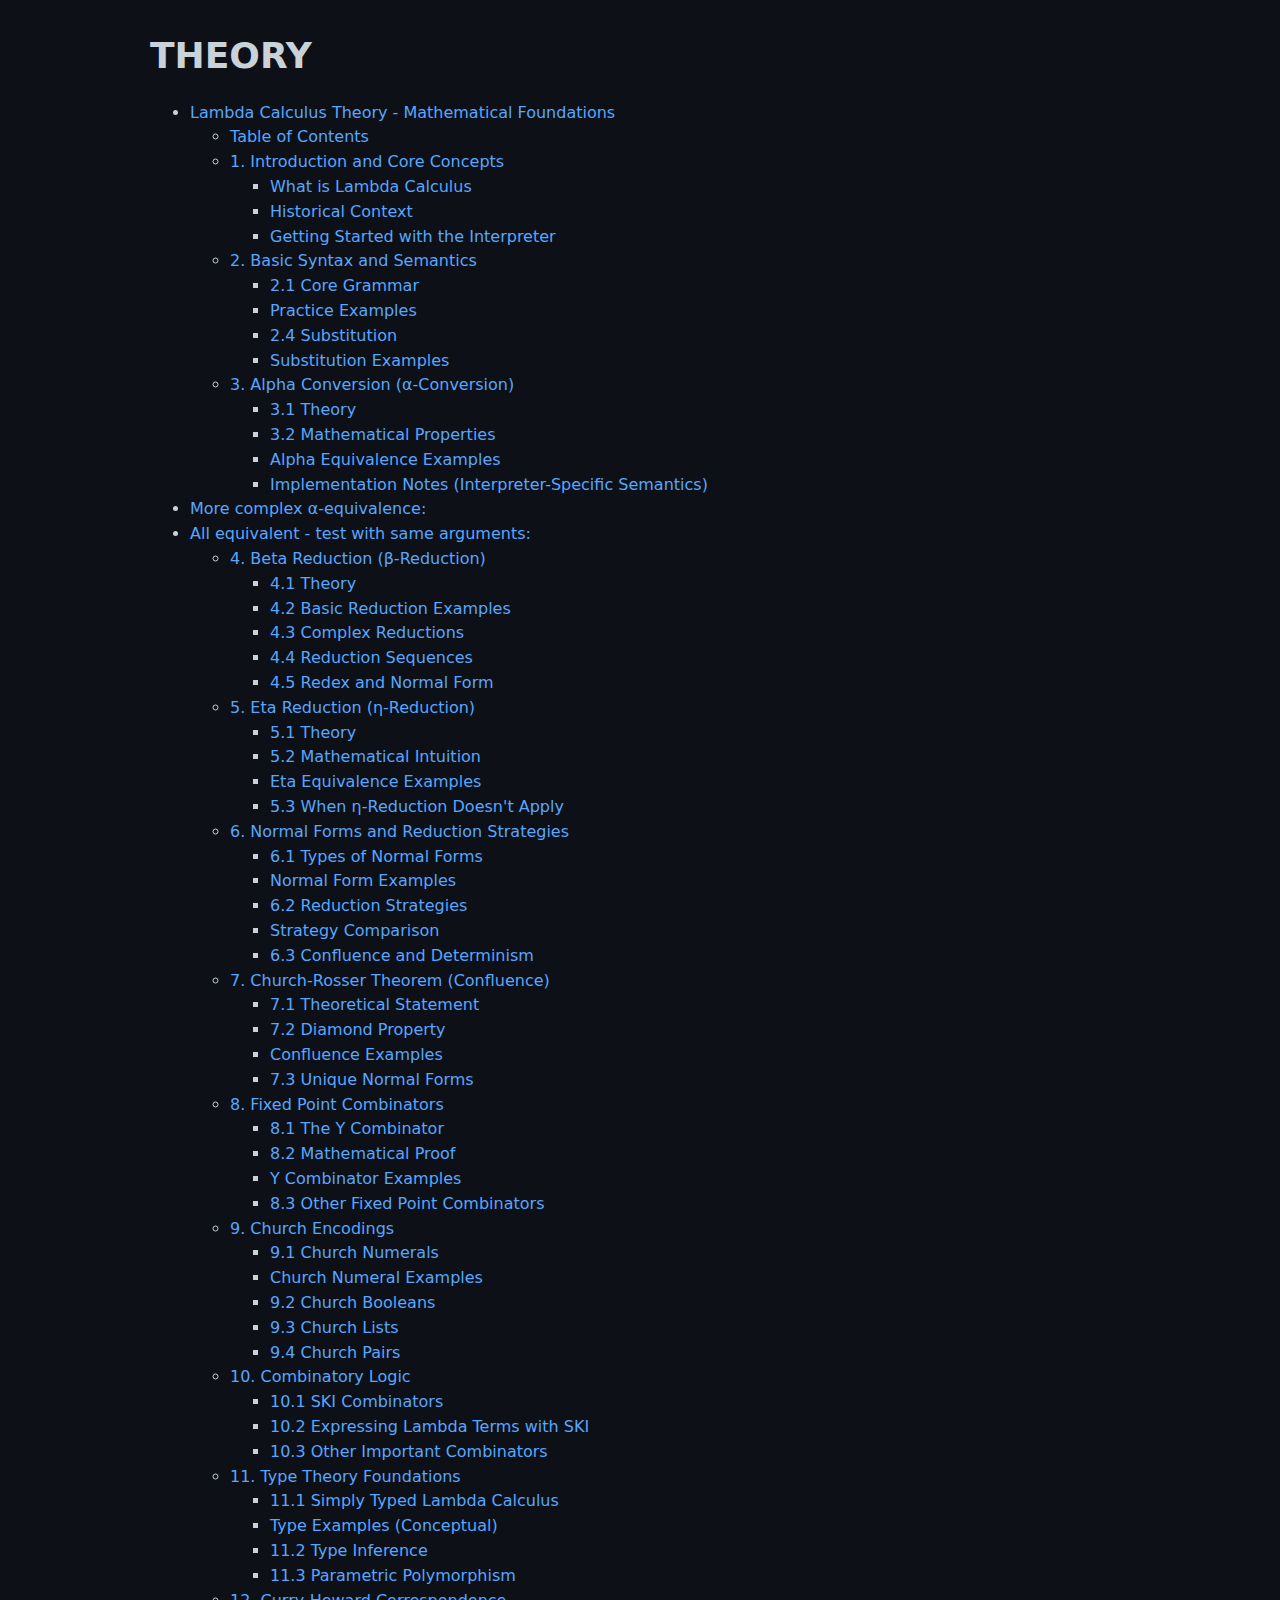
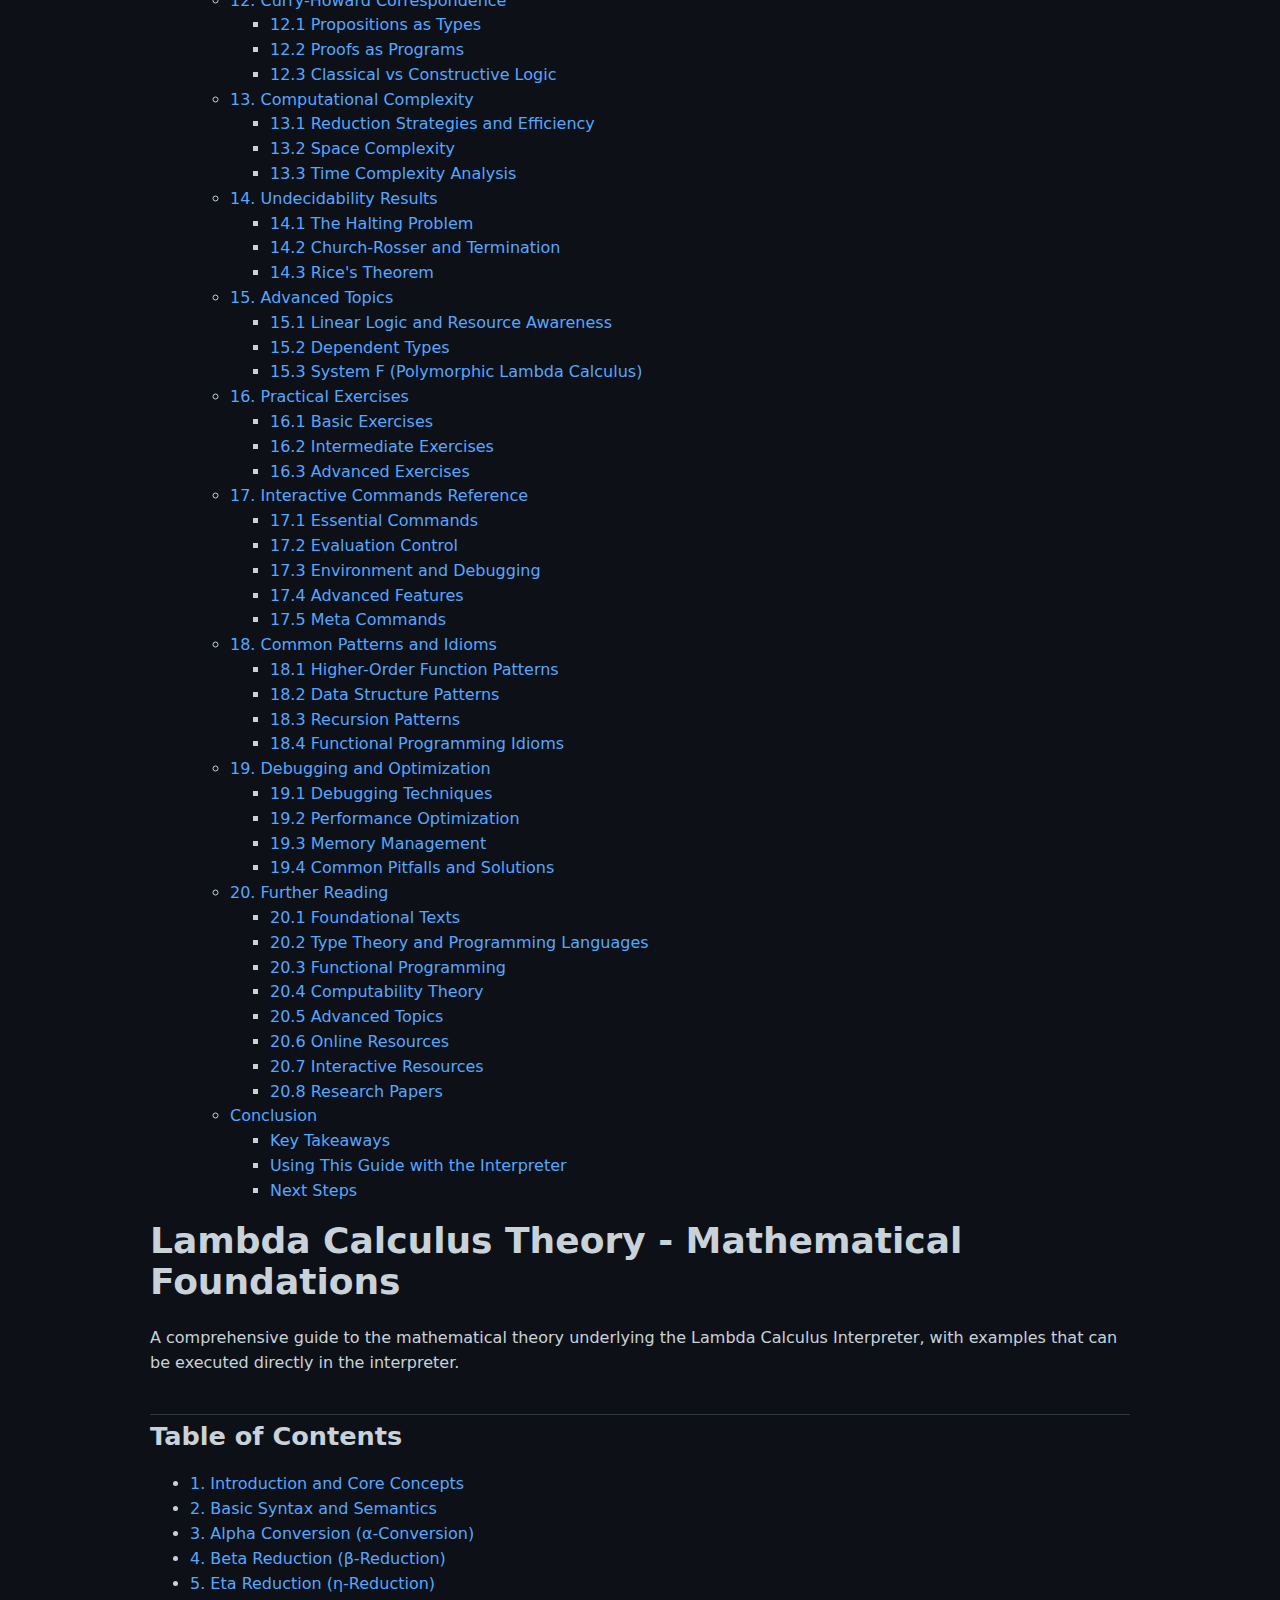
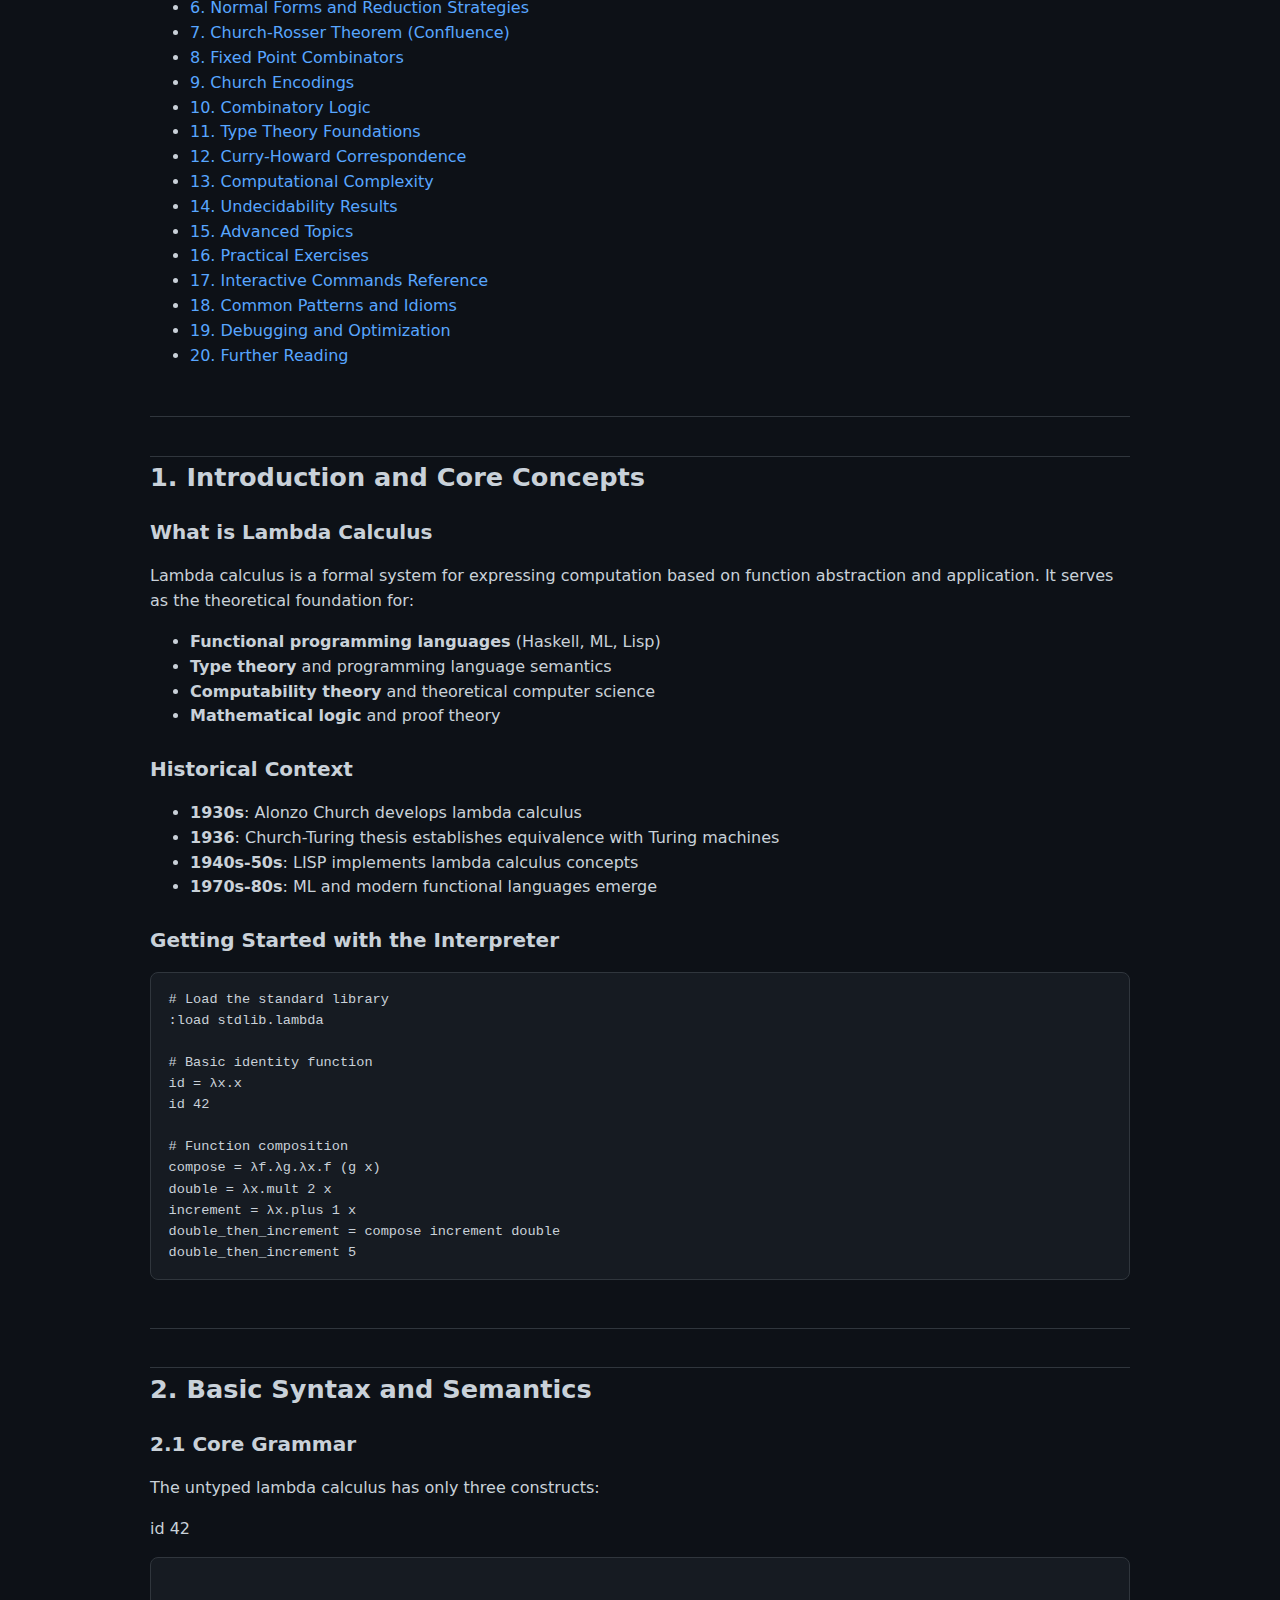
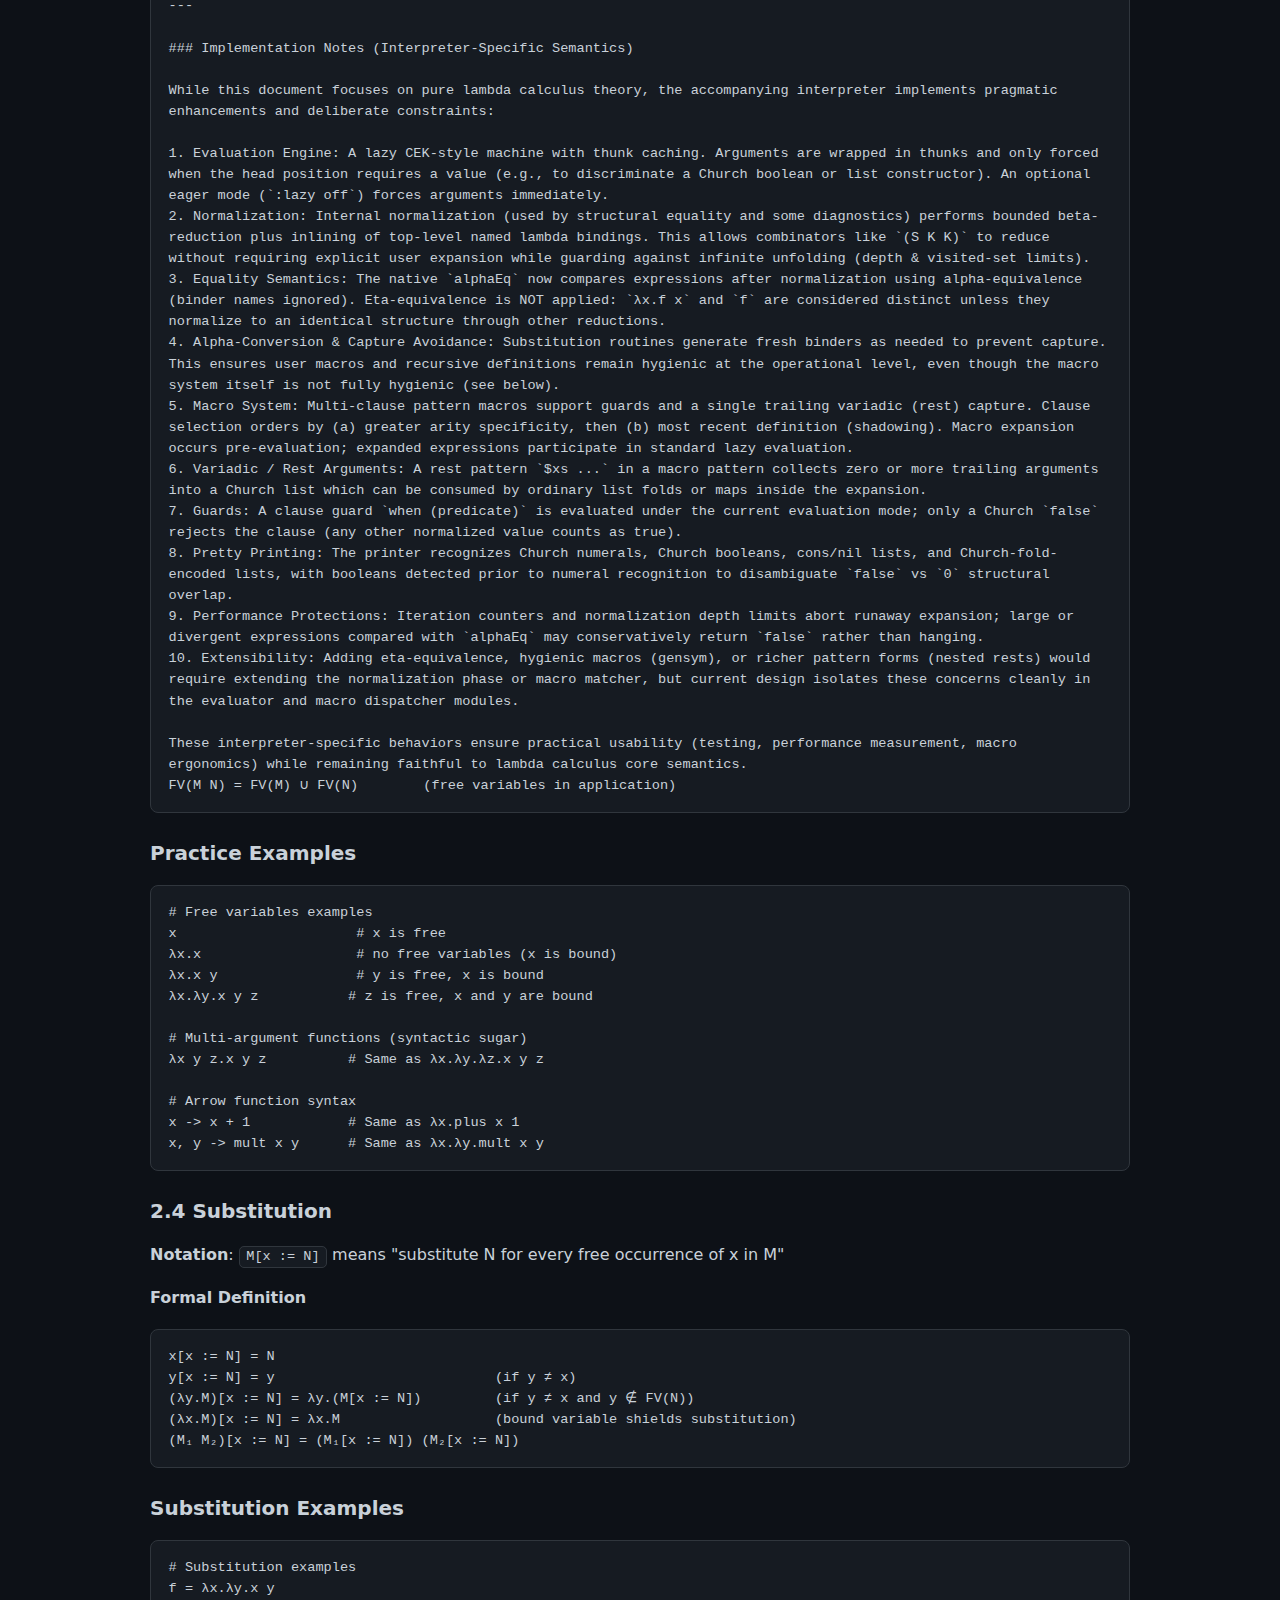
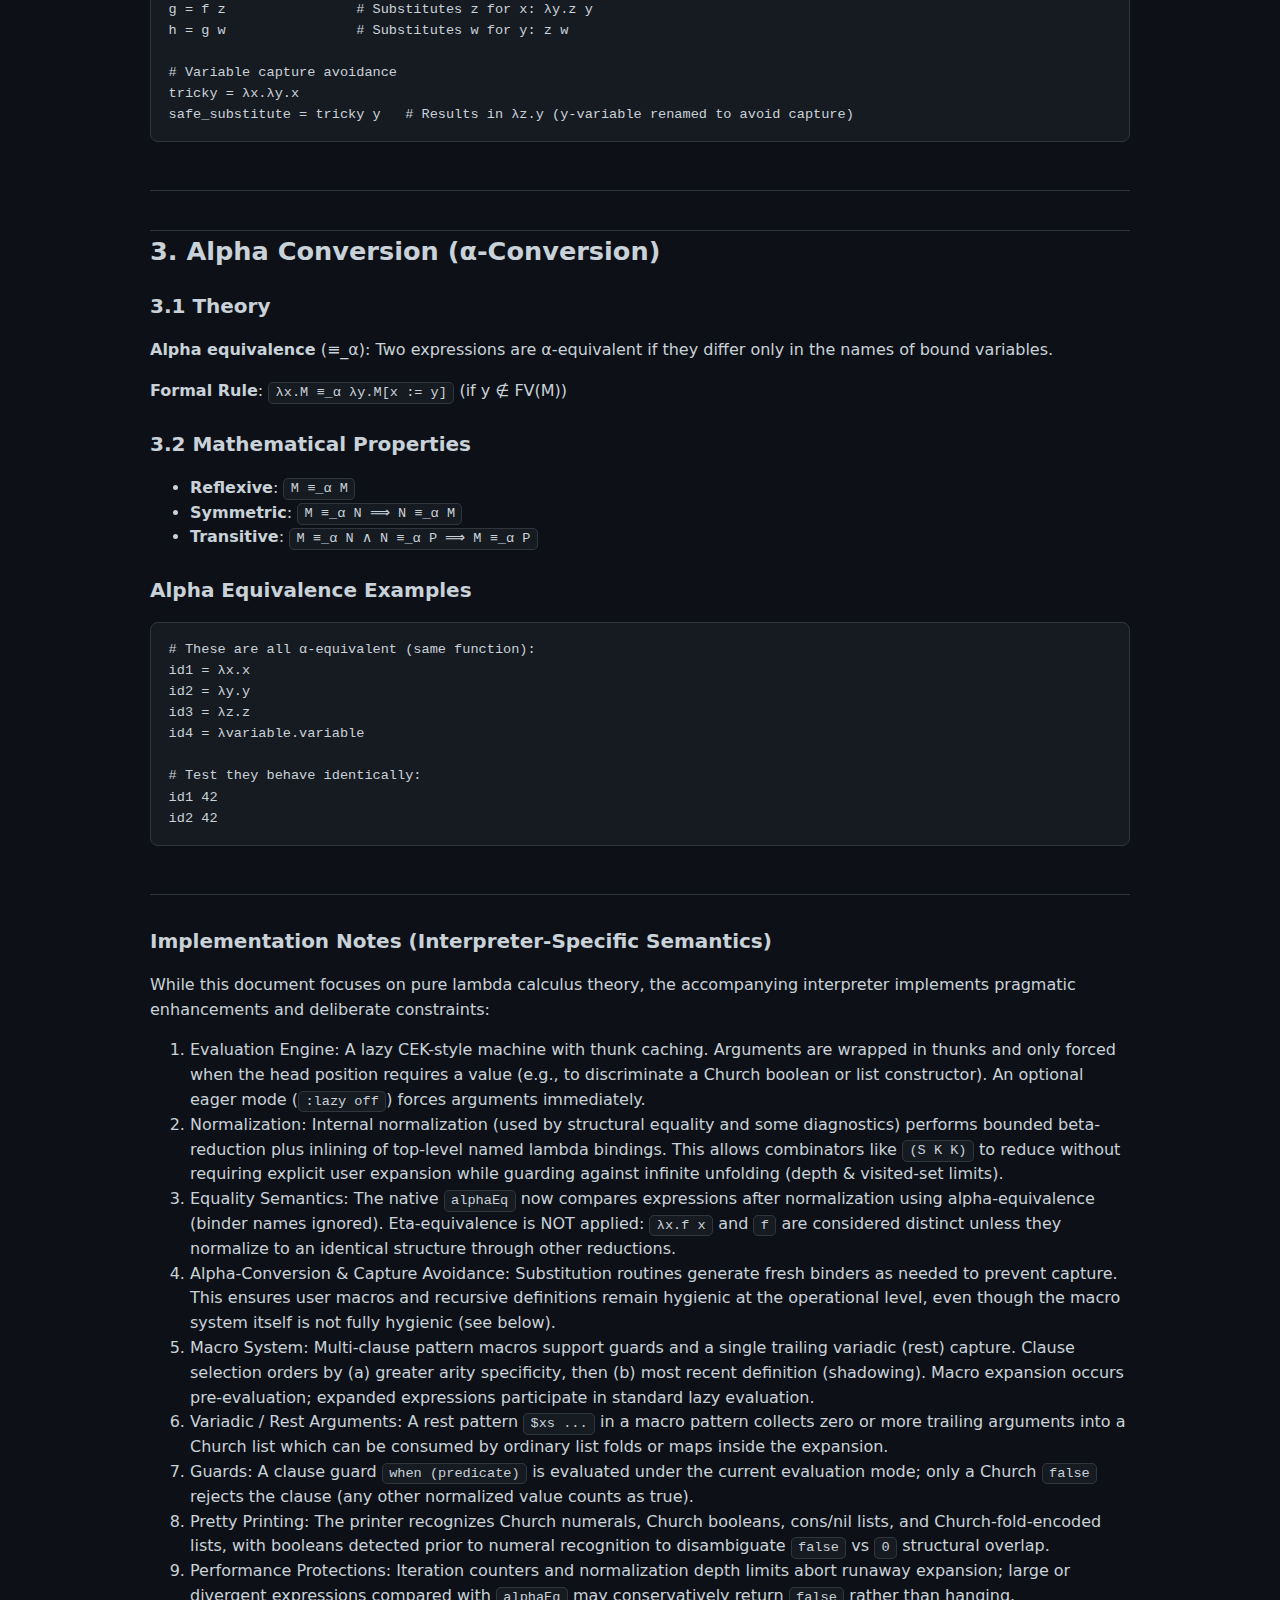
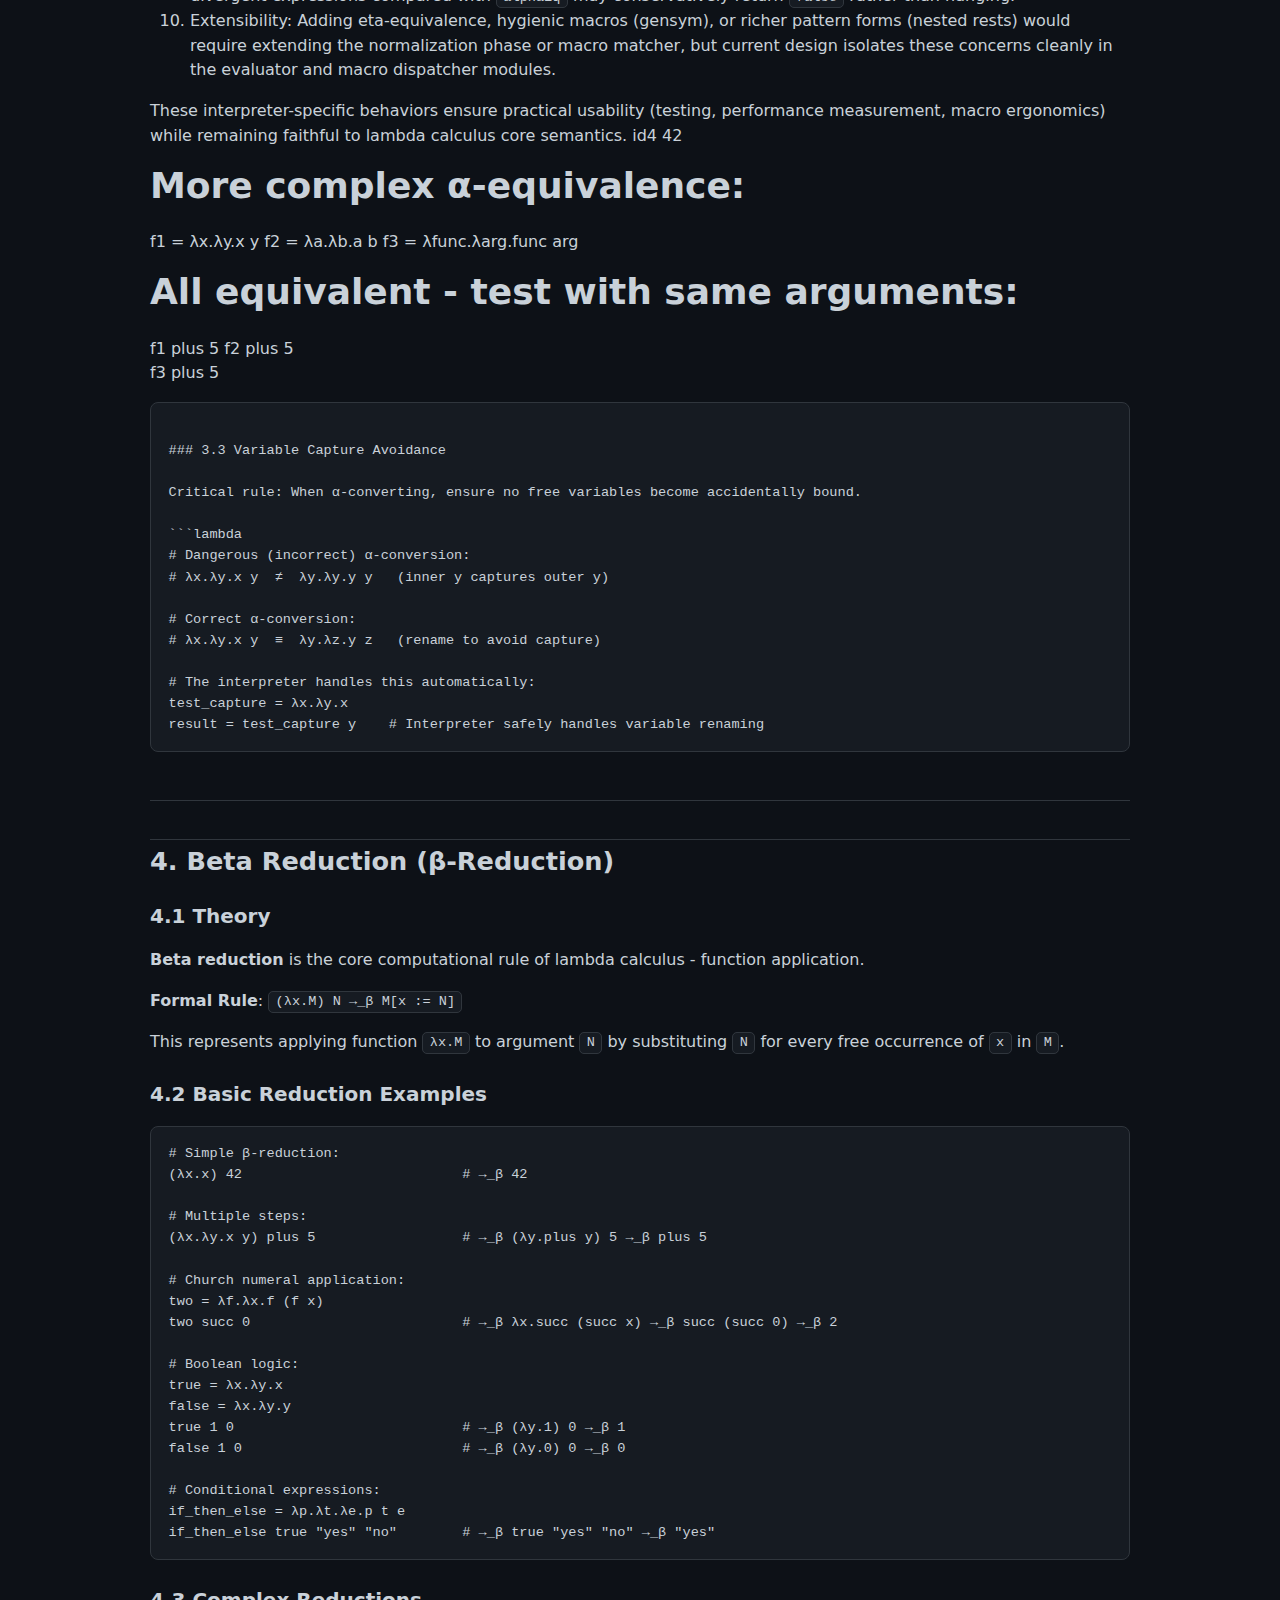
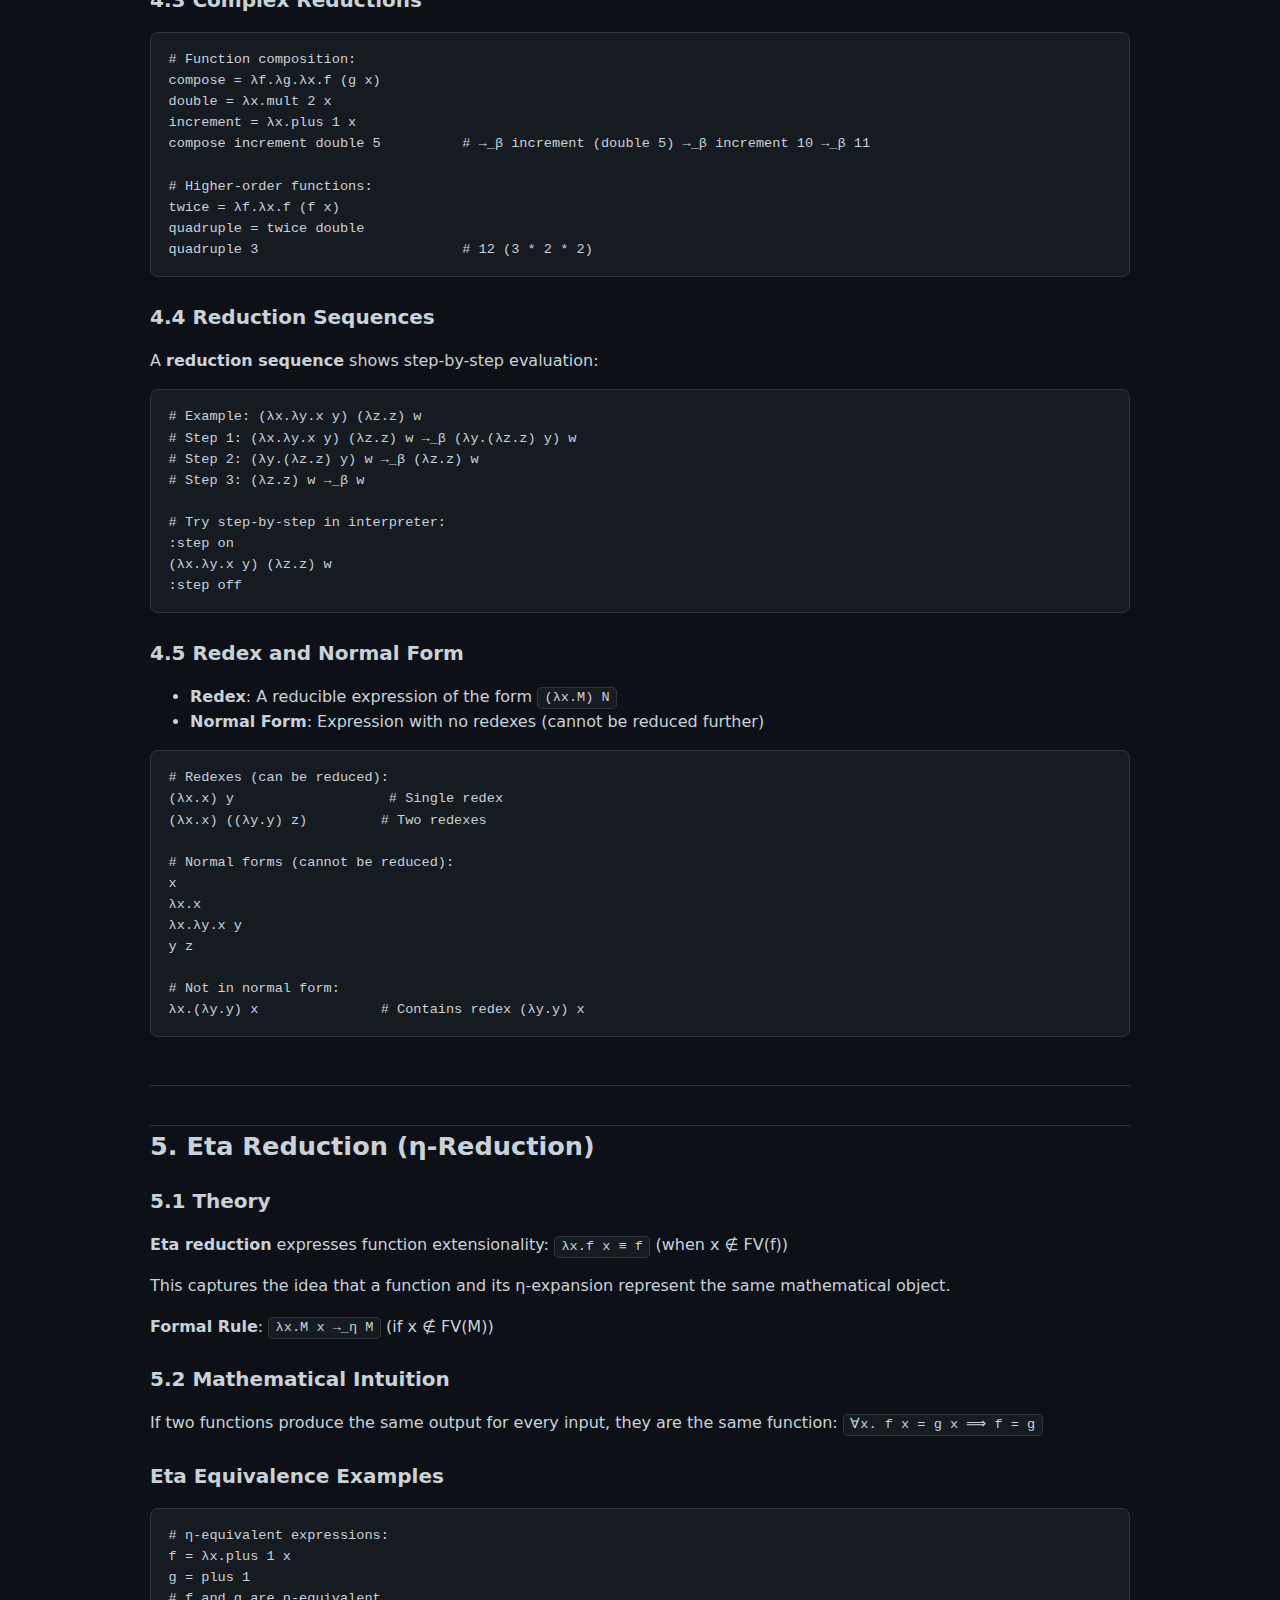
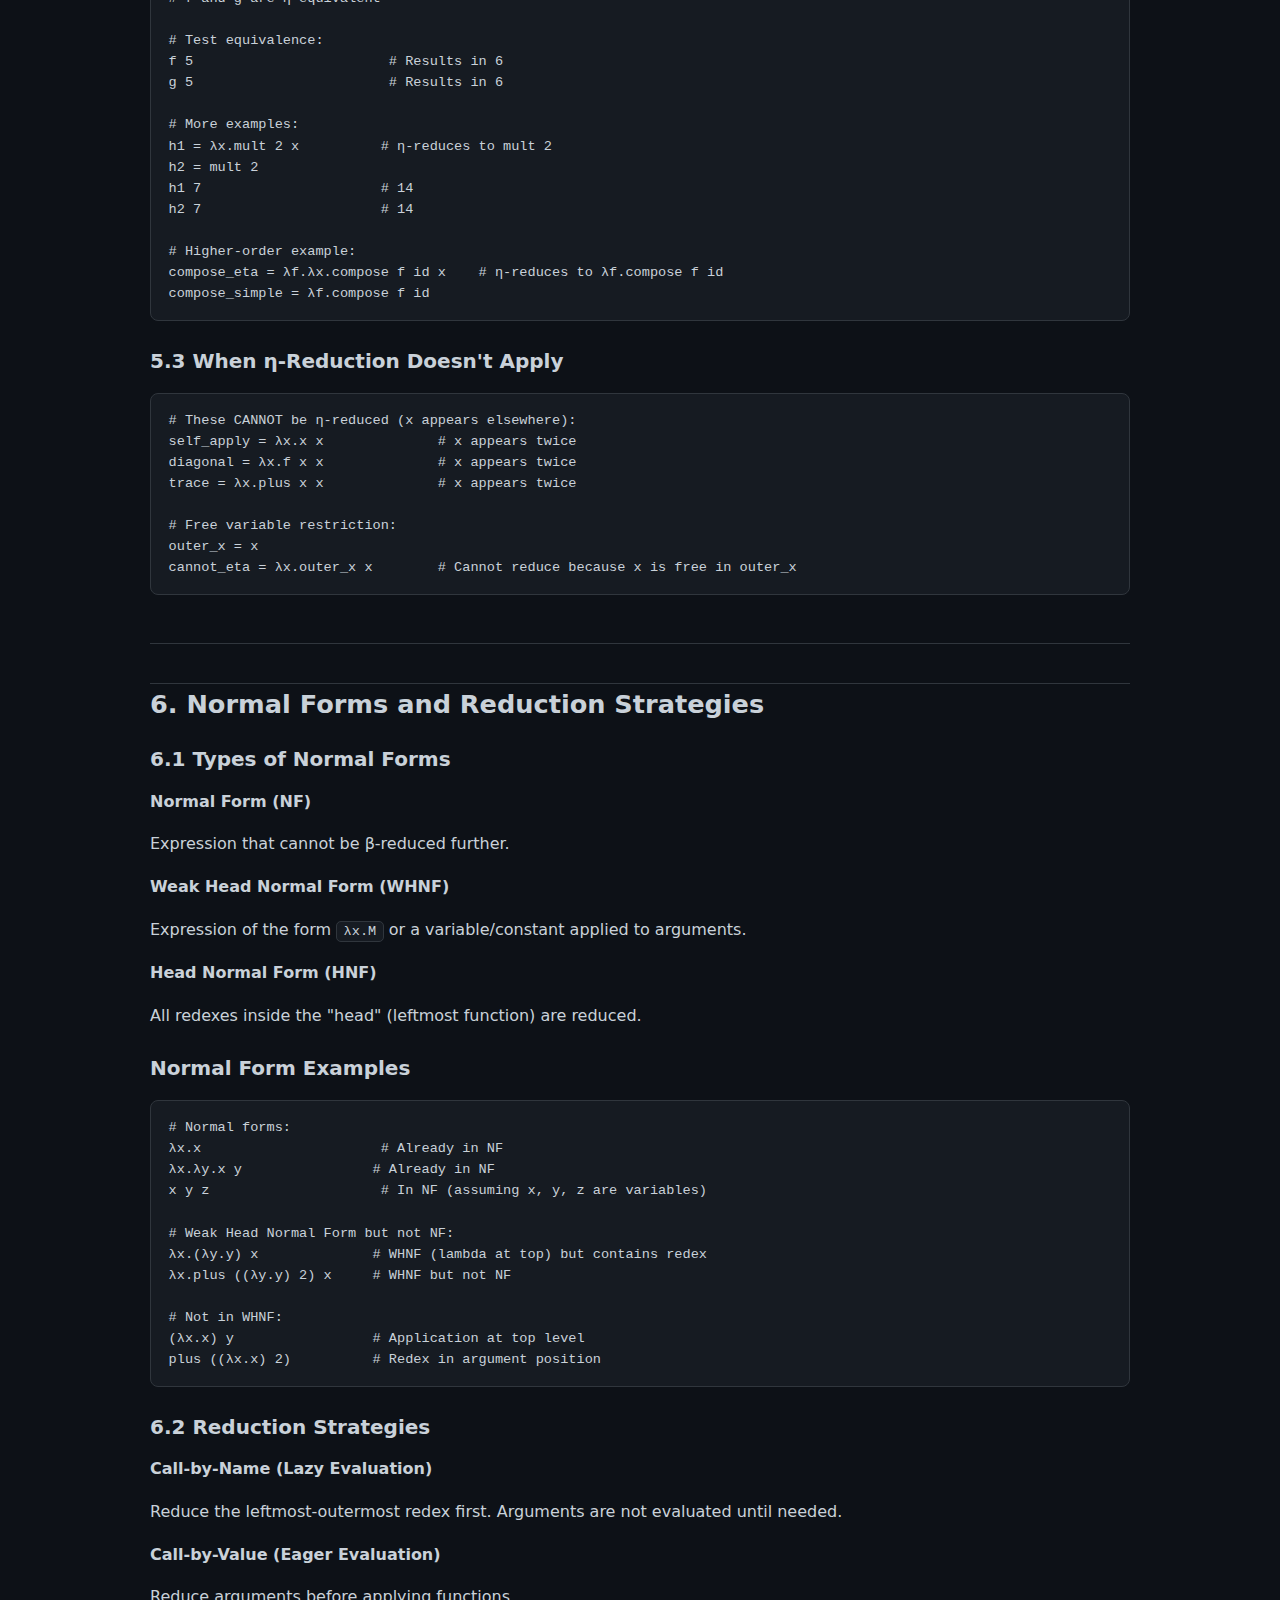
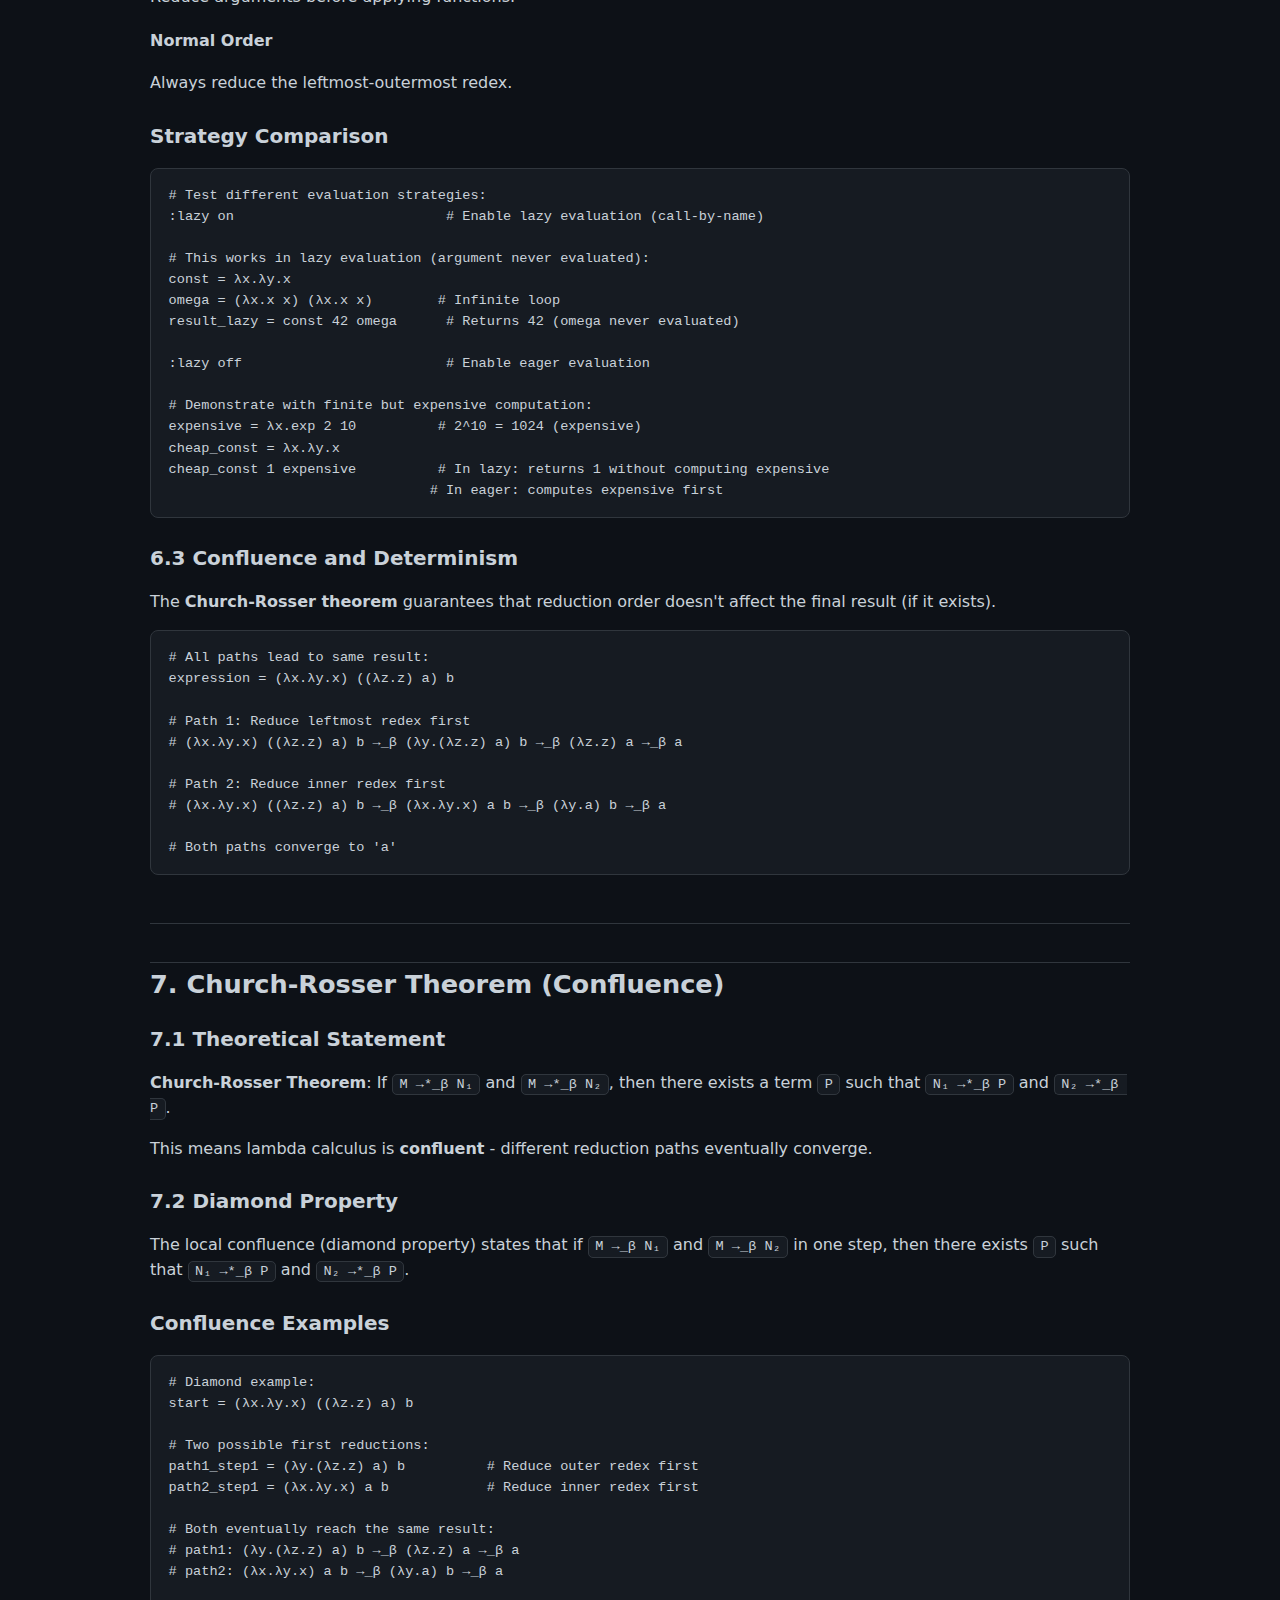
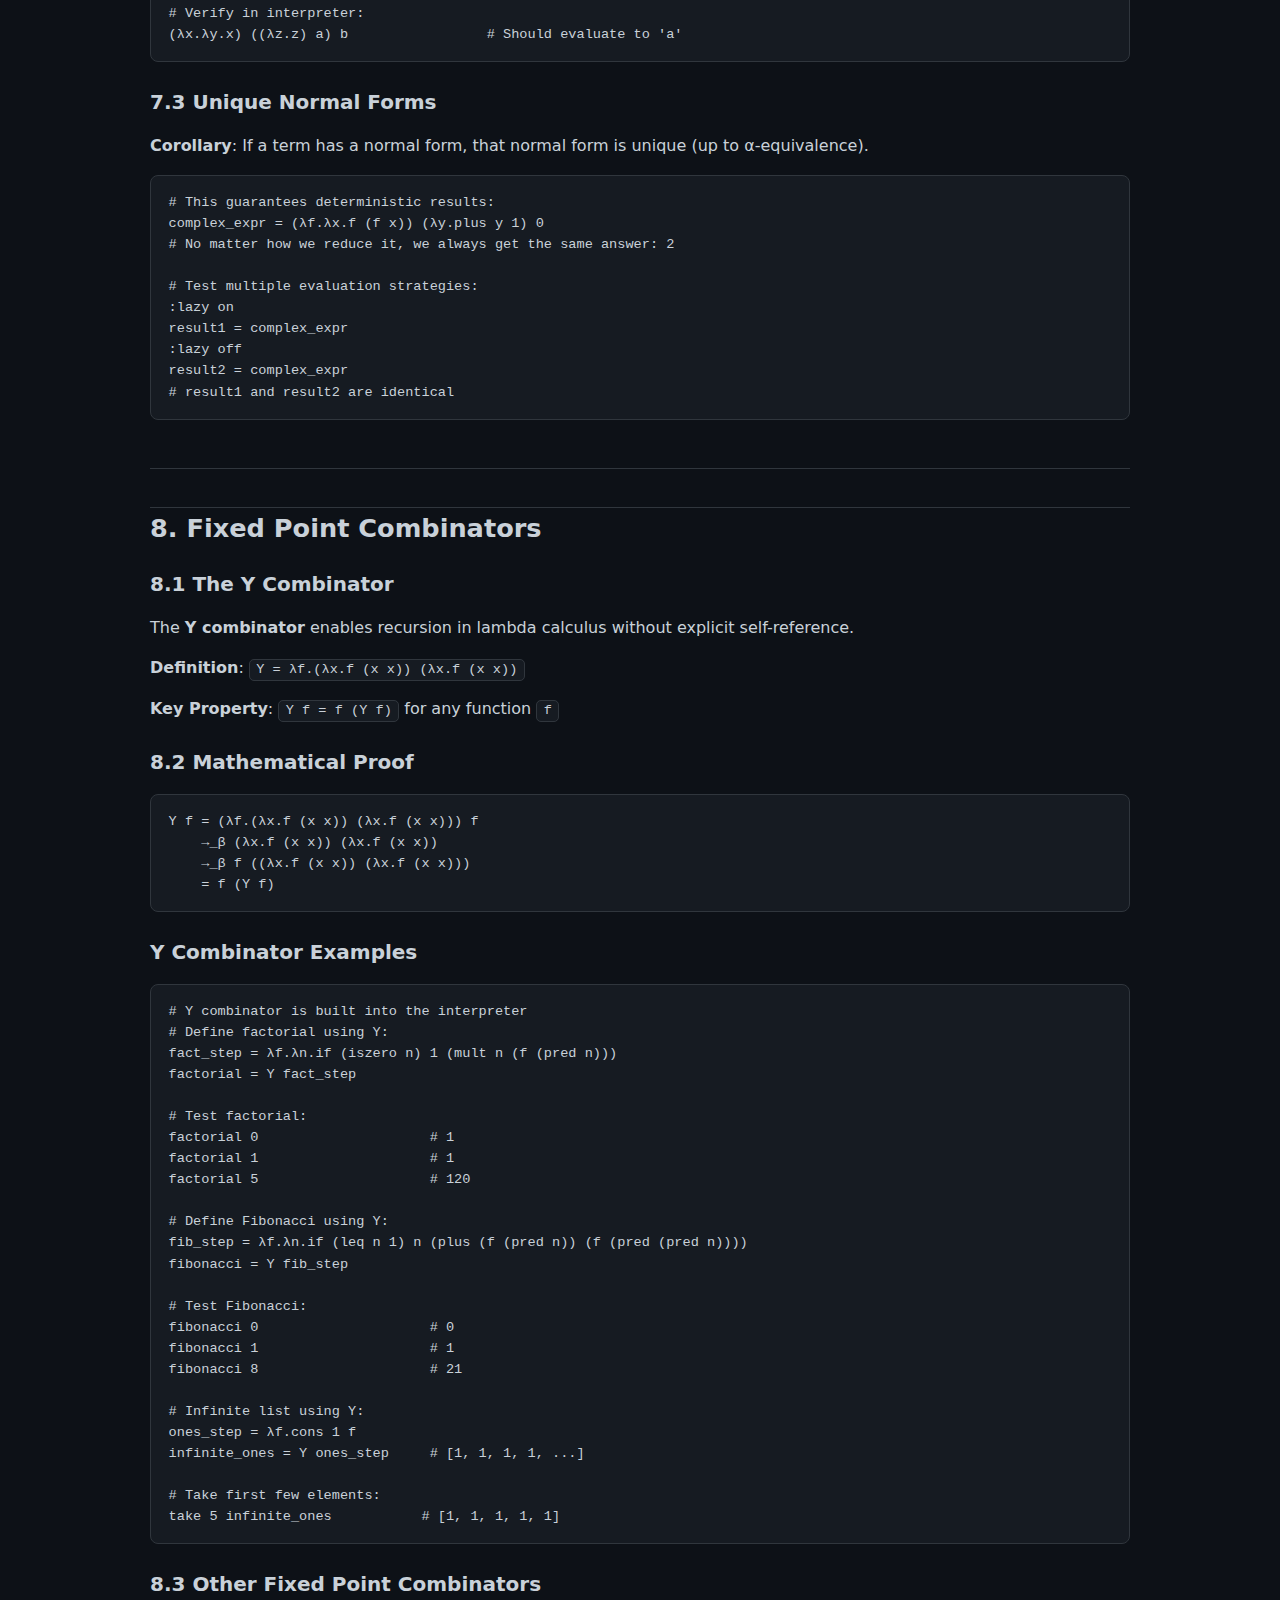
<file: docs/THEORY.html>
<!DOCTYPE html>
<html xmlns="http://www.w3.org/1999/xhtml" lang="en" xml:lang="en">
<head>
  <meta charset="utf-8" />
  <meta name="generator" content="pandoc" />
  <meta name="viewport" content="width=device-width, initial-scale=1.0, user-scalable=yes" />
  <title>THEORY</title>
  <style>
code{white-space: pre-wrap;}
span.smallcaps{font-variant: small-caps;}
div.columns{display: flex; gap: min(4vw, 1.5em);}
div.column{flex: auto; overflow-x: auto;}
div.hanging-indent{margin-left: 1.5em; text-indent: -1.5em;}

ul.task-list[class]{list-style: none;}
ul.task-list li input[type="checkbox"] {
font-size: inherit;
width: 0.8em;
margin: 0 0.8em 0.2em -1.6em;
vertical-align: middle;
}
.display.math{display: block; text-align: center; margin: 0.5rem auto;}
</style>
  <style type="text/css">:root { --bg:#0d1117; --panel:#161b22; --border:#30363d; --fg:#c9d1d9; --fg-soft:#a5b1bd; --accent:#58a6ff; --radius:8px; }html { scroll-behavior:smooth; }body { font-family: system-ui,-apple-system,"Segoe UI",Roboto,"Helvetica Neue",Arial,sans-serif; margin:0 auto; max-width:980px; padding:2.2rem 1.6rem 4rem; line-height:1.55; background:var(--bg); color:var(--fg); }h1,h2,h3,h4,h5 { line-height:1.15; font-weight:600; }h1 { font-size:2.25rem; margin-top:0; }h2 { margin-top:2.4rem; padding-top:.4rem; border-top:1px solid var(--border); font-size:1.6rem; }h3 { margin-top:1.8rem; font-size:1.25rem; }p { margin:1rem 0; }pre,code { font-family: ui-monospace,Consolas,"Cascadia Code",monospace; font-size:.85rem; }pre { background:var(--panel); padding:1rem 1.1rem; border:1px solid var(--border); border-radius:var(--radius); overflow:auto; position:relative; }code { background:var(--panel); padding:.15rem .4rem; border:1px solid var(--border); border-radius:5px; }pre code { background:transparent; padding:0; border:none; }table { border-collapse:collapse; width:100%; margin:1.25rem 0; }th,td { border:1px solid var(--border); padding:.55rem .7rem; text-align:left; vertical-align:top; }tr:nth-child(even) { background:#1b2230; }a { color:var(--accent); text-decoration:none; }a:hover { text-decoration:underline; }blockquote { margin:1.2rem 0; padding:.75rem 1rem; background:#132032; border-left:4px solid var(--accent); border-radius:4px; color:#fff; }hr { border:none; border-top:1px solid var(--border); margin:3rem 0 2.2rem; }nav#toc { background:var(--panel); border:1px solid var(--border); padding:1rem 1.25rem 1.1rem; border-radius:var(--radius); font-size:.85rem; line-height:1.35; }nav#toc strong { display:block; font-size:.75rem; letter-spacing:.08em; font-weight:700; text-transform:uppercase; margin-bottom:.35rem; opacity:.85; }nav#toc ul { list-style:none; margin:0; padding-left:0; }nav#toc ul ul { margin-left:1rem; }nav#toc a { text-decoration:none; }nav#toc a:hover { text-decoration:underline; }.title-block { margin-bottom:1.5rem; }.title-block h1 { margin-bottom:.25rem; }.meta { color:var(--fg-soft); font-size:.85rem; }.footnotes { font-size:.85rem; opacity:.92; }.highlight table { border:none; }.highlight td { border:none; padding:0; }.highlight pre { margin:0; }@media (max-width:760px){ body{padding:1.4rem .95rem 3rem;} h1{font-size:1.9rem;} }</style>
</head>
<body>
<header id="title-block-header">
<h1 class="title">THEORY</h1>
</header>
<nav id="TOC" role="doc-toc">
<ul>
<li><a href="#lambda-calculus-theory---mathematical-foundations" id="toc-lambda-calculus-theory---mathematical-foundations">Lambda
Calculus Theory - Mathematical Foundations</a>
<ul>
<li><a href="#table-of-contents" id="toc-table-of-contents">Table of
Contents</a></li>
<li><a href="#1-introduction-and-core-concepts" id="toc-1-introduction-and-core-concepts">1. Introduction and Core
Concepts</a>
<ul>
<li><a href="#what-is-lambda-calculus" id="toc-what-is-lambda-calculus">What is Lambda Calculus</a></li>
<li><a href="#historical-context" id="toc-historical-context">Historical
Context</a></li>
<li><a href="#getting-started-with-the-interpreter" id="toc-getting-started-with-the-interpreter">Getting Started with the
Interpreter</a></li>
</ul></li>
<li><a href="#2-basic-syntax-and-semantics" id="toc-2-basic-syntax-and-semantics">2. Basic Syntax and Semantics</a>
<ul>
<li><a href="#21-core-grammar" id="toc-21-core-grammar">2.1 Core
Grammar</a></li>
<li><a href="#practice-examples" id="toc-practice-examples">Practice
Examples</a></li>
<li><a href="#24-substitution" id="toc-24-substitution">2.4
Substitution</a></li>
<li><a href="#substitution-examples" id="toc-substitution-examples">Substitution Examples</a></li>
</ul></li>
<li><a href="#3-alpha-conversion-α-conversion" id="toc-3-alpha-conversion-α-conversion">3. Alpha Conversion
(α-Conversion)</a>
<ul>
<li><a href="#31-theory" id="toc-31-theory">3.1 Theory</a></li>
<li><a href="#32-mathematical-properties" id="toc-32-mathematical-properties">3.2 Mathematical Properties</a></li>
<li><a href="#alpha-equivalence-examples" id="toc-alpha-equivalence-examples">Alpha Equivalence Examples</a></li>
<li><a href="#implementation-notes-interpreter-specific-semantics" id="toc-implementation-notes-interpreter-specific-semantics">Implementation
Notes (Interpreter-Specific Semantics)</a></li>
</ul></li>
</ul></li>
<li><a href="#more-complex-α-equivalence" id="toc-more-complex-α-equivalence">More complex α-equivalence:</a></li>
<li><a href="#all-equivalent---test-with-same-arguments" id="toc-all-equivalent---test-with-same-arguments">All equivalent - test
with same arguments:</a>
<ul>
<li><a href="#4-beta-reduction-β-reduction" id="toc-4-beta-reduction-β-reduction">4. Beta Reduction
(β-Reduction)</a>
<ul>
<li><a href="#41-theory" id="toc-41-theory">4.1 Theory</a></li>
<li><a href="#42-basic-reduction-examples" id="toc-42-basic-reduction-examples">4.2 Basic Reduction
Examples</a></li>
<li><a href="#43-complex-reductions" id="toc-43-complex-reductions">4.3
Complex Reductions</a></li>
<li><a href="#44-reduction-sequences" id="toc-44-reduction-sequences">4.4 Reduction Sequences</a></li>
<li><a href="#45-redex-and-normal-form" id="toc-45-redex-and-normal-form">4.5 Redex and Normal Form</a></li>
</ul></li>
<li><a href="#5-eta-reduction-η-reduction" id="toc-5-eta-reduction-η-reduction">5. Eta Reduction (η-Reduction)</a>
<ul>
<li><a href="#51-theory" id="toc-51-theory">5.1 Theory</a></li>
<li><a href="#52-mathematical-intuition" id="toc-52-mathematical-intuition">5.2 Mathematical Intuition</a></li>
<li><a href="#eta-equivalence-examples" id="toc-eta-equivalence-examples">Eta Equivalence Examples</a></li>
<li><a href="#53-when-η-reduction-doesnt-apply" id="toc-53-when-η-reduction-doesnt-apply">5.3 When η-Reduction Doesn&#39;t
Apply</a></li>
</ul></li>
<li><a href="#6-normal-forms-and-reduction-strategies" id="toc-6-normal-forms-and-reduction-strategies">6. Normal Forms and
Reduction Strategies</a>
<ul>
<li><a href="#61-types-of-normal-forms" id="toc-61-types-of-normal-forms">6.1 Types of Normal Forms</a></li>
<li><a href="#normal-form-examples" id="toc-normal-form-examples">Normal
Form Examples</a></li>
<li><a href="#62-reduction-strategies" id="toc-62-reduction-strategies">6.2 Reduction Strategies</a></li>
<li><a href="#strategy-comparison" id="toc-strategy-comparison">Strategy
Comparison</a></li>
<li><a href="#63-confluence-and-determinism" id="toc-63-confluence-and-determinism">6.3 Confluence and
Determinism</a></li>
</ul></li>
<li><a href="#7-church-rosser-theorem-confluence" id="toc-7-church-rosser-theorem-confluence">7. Church-Rosser Theorem
(Confluence)</a>
<ul>
<li><a href="#71-theoretical-statement" id="toc-71-theoretical-statement">7.1 Theoretical Statement</a></li>
<li><a href="#72-diamond-property" id="toc-72-diamond-property">7.2
Diamond Property</a></li>
<li><a href="#confluence-examples" id="toc-confluence-examples">Confluence Examples</a></li>
<li><a href="#73-unique-normal-forms" id="toc-73-unique-normal-forms">7.3 Unique Normal Forms</a></li>
</ul></li>
<li><a href="#8-fixed-point-combinators" id="toc-8-fixed-point-combinators">8. Fixed Point Combinators</a>
<ul>
<li><a href="#81-the-y-combinator" id="toc-81-the-y-combinator">8.1 The
Y Combinator</a></li>
<li><a href="#82-mathematical-proof" id="toc-82-mathematical-proof">8.2
Mathematical Proof</a></li>
<li><a href="#y-combinator-examples" id="toc-y-combinator-examples">Y
Combinator Examples</a></li>
<li><a href="#83-other-fixed-point-combinators" id="toc-83-other-fixed-point-combinators">8.3 Other Fixed Point
Combinators</a></li>
</ul></li>
<li><a href="#9-church-encodings" id="toc-9-church-encodings">9. Church
Encodings</a>
<ul>
<li><a href="#91-church-numerals" id="toc-91-church-numerals">9.1 Church
Numerals</a></li>
<li><a href="#church-numeral-examples" id="toc-church-numeral-examples">Church Numeral Examples</a></li>
<li><a href="#92-church-booleans" id="toc-92-church-booleans">9.2 Church
Booleans</a></li>
<li><a href="#93-church-lists" id="toc-93-church-lists">9.3 Church
Lists</a></li>
<li><a href="#94-church-pairs" id="toc-94-church-pairs">9.4 Church
Pairs</a></li>
</ul></li>
<li><a href="#10-combinatory-logic" id="toc-10-combinatory-logic">10.
Combinatory Logic</a>
<ul>
<li><a href="#101-ski-combinators" id="toc-101-ski-combinators">10.1 SKI
Combinators</a></li>
<li><a href="#102-expressing-lambda-terms-with-ski" id="toc-102-expressing-lambda-terms-with-ski">10.2 Expressing Lambda
Terms with SKI</a></li>
<li><a href="#103-other-important-combinators" id="toc-103-other-important-combinators">10.3 Other Important
Combinators</a></li>
</ul></li>
<li><a href="#11-type-theory-foundations" id="toc-11-type-theory-foundations">11. Type Theory Foundations</a>
<ul>
<li><a href="#111-simply-typed-lambda-calculus" id="toc-111-simply-typed-lambda-calculus">11.1 Simply Typed Lambda
Calculus</a></li>
<li><a href="#type-examples-conceptual" id="toc-type-examples-conceptual">Type Examples (Conceptual)</a></li>
<li><a href="#112-type-inference" id="toc-112-type-inference">11.2 Type
Inference</a></li>
<li><a href="#113-parametric-polymorphism" id="toc-113-parametric-polymorphism">11.3 Parametric
Polymorphism</a></li>
</ul></li>
<li><a href="#12-curry-howard-correspondence" id="toc-12-curry-howard-correspondence">12. Curry-Howard
Correspondence</a>
<ul>
<li><a href="#121-propositions-as-types" id="toc-121-propositions-as-types">12.1 Propositions as Types</a></li>
<li><a href="#122-proofs-as-programs" id="toc-122-proofs-as-programs">12.2 Proofs as Programs</a></li>
<li><a href="#123-classical-vs-constructive-logic" id="toc-123-classical-vs-constructive-logic">12.3 Classical vs
Constructive Logic</a></li>
</ul></li>
<li><a href="#13-computational-complexity" id="toc-13-computational-complexity">13. Computational Complexity</a>
<ul>
<li><a href="#131-reduction-strategies-and-efficiency" id="toc-131-reduction-strategies-and-efficiency">13.1 Reduction
Strategies and Efficiency</a></li>
<li><a href="#132-space-complexity" id="toc-132-space-complexity">13.2
Space Complexity</a></li>
<li><a href="#133-time-complexity-analysis" id="toc-133-time-complexity-analysis">13.3 Time Complexity
Analysis</a></li>
</ul></li>
<li><a href="#14-undecidability-results" id="toc-14-undecidability-results">14. Undecidability Results</a>
<ul>
<li><a href="#141-the-halting-problem" id="toc-141-the-halting-problem">14.1 The Halting Problem</a></li>
<li><a href="#142-church-rosser-and-termination" id="toc-142-church-rosser-and-termination">14.2 Church-Rosser and
Termination</a></li>
<li><a href="#143-rices-theorem" id="toc-143-rices-theorem">14.3 Rice&#39;s
Theorem</a></li>
</ul></li>
<li><a href="#15-advanced-topics" id="toc-15-advanced-topics">15.
Advanced Topics</a>
<ul>
<li><a href="#151-linear-logic-and-resource-awareness" id="toc-151-linear-logic-and-resource-awareness">15.1 Linear Logic and
Resource Awareness</a></li>
<li><a href="#152-dependent-types" id="toc-152-dependent-types">15.2
Dependent Types</a></li>
<li><a href="#153-system-f-polymorphic-lambda-calculus" id="toc-153-system-f-polymorphic-lambda-calculus">15.3 System F
(Polymorphic Lambda Calculus)</a></li>
</ul></li>
<li><a href="#16-practical-exercises" id="toc-16-practical-exercises">16. Practical Exercises</a>
<ul>
<li><a href="#161-basic-exercises" id="toc-161-basic-exercises">16.1
Basic Exercises</a></li>
<li><a href="#162-intermediate-exercises" id="toc-162-intermediate-exercises">16.2 Intermediate Exercises</a></li>
<li><a href="#163-advanced-exercises" id="toc-163-advanced-exercises">16.3 Advanced Exercises</a></li>
</ul></li>
<li><a href="#17-interactive-commands-reference" id="toc-17-interactive-commands-reference">17. Interactive Commands
Reference</a>
<ul>
<li><a href="#171-essential-commands" id="toc-171-essential-commands">17.1 Essential Commands</a></li>
<li><a href="#172-evaluation-control" id="toc-172-evaluation-control">17.2 Evaluation Control</a></li>
<li><a href="#173-environment-and-debugging" id="toc-173-environment-and-debugging">17.3 Environment and
Debugging</a></li>
<li><a href="#174-advanced-features" id="toc-174-advanced-features">17.4
Advanced Features</a></li>
<li><a href="#175-meta-commands" id="toc-175-meta-commands">17.5 Meta
Commands</a></li>
</ul></li>
<li><a href="#18-common-patterns-and-idioms" id="toc-18-common-patterns-and-idioms">18. Common Patterns and
Idioms</a>
<ul>
<li><a href="#181-higher-order-function-patterns" id="toc-181-higher-order-function-patterns">18.1 Higher-Order Function
Patterns</a></li>
<li><a href="#182-data-structure-patterns" id="toc-182-data-structure-patterns">18.2 Data Structure
Patterns</a></li>
<li><a href="#183-recursion-patterns" id="toc-183-recursion-patterns">18.3 Recursion Patterns</a></li>
<li><a href="#184-functional-programming-idioms" id="toc-184-functional-programming-idioms">18.4 Functional Programming
Idioms</a></li>
</ul></li>
<li><a href="#19-debugging-and-optimization" id="toc-19-debugging-and-optimization">19. Debugging and
Optimization</a>
<ul>
<li><a href="#191-debugging-techniques" id="toc-191-debugging-techniques">19.1 Debugging Techniques</a></li>
<li><a href="#192-performance-optimization" id="toc-192-performance-optimization">19.2 Performance
Optimization</a></li>
<li><a href="#193-memory-management" id="toc-193-memory-management">19.3
Memory Management</a></li>
<li><a href="#194-common-pitfalls-and-solutions" id="toc-194-common-pitfalls-and-solutions">19.4 Common Pitfalls and
Solutions</a></li>
</ul></li>
<li><a href="#20-further-reading" id="toc-20-further-reading">20.
Further Reading</a>
<ul>
<li><a href="#201-foundational-texts" id="toc-201-foundational-texts">20.1 Foundational Texts</a></li>
<li><a href="#202-type-theory-and-programming-languages" id="toc-202-type-theory-and-programming-languages">20.2 Type Theory and
Programming Languages</a></li>
<li><a href="#203-functional-programming" id="toc-203-functional-programming">20.3 Functional Programming</a></li>
<li><a href="#204-computability-theory" id="toc-204-computability-theory">20.4 Computability Theory</a></li>
<li><a href="#205-advanced-topics" id="toc-205-advanced-topics">20.5
Advanced Topics</a></li>
<li><a href="#206-online-resources" id="toc-206-online-resources">20.6
Online Resources</a></li>
<li><a href="#207-interactive-resources" id="toc-207-interactive-resources">20.7 Interactive Resources</a></li>
<li><a href="#208-research-papers" id="toc-208-research-papers">20.8
Research Papers</a></li>
</ul></li>
<li><a href="#conclusion" id="toc-conclusion">Conclusion</a>
<ul>
<li><a href="#key-takeaways" id="toc-key-takeaways">Key
Takeaways</a></li>
<li><a href="#using-this-guide-with-the-interpreter" id="toc-using-this-guide-with-the-interpreter">Using This Guide with the
Interpreter</a></li>
<li><a href="#next-steps" id="toc-next-steps">Next Steps</a></li>
</ul></li>
</ul></li>
</ul>
</nav>
<section id="lambda-calculus-theory---mathematical-foundations" class="level1">
<h1>Lambda Calculus Theory - Mathematical Foundations</h1>
<p>A comprehensive guide to the mathematical theory underlying the
Lambda Calculus Interpreter, with examples that can be executed directly
in the interpreter.</p>
<section id="table-of-contents" class="level2">
<h2>Table of Contents</h2>
<ul>
<li><a href="#1-introduction-and-core-concepts">1. Introduction and Core
Concepts</a></li>
<li><a href="#2-basic-syntax-and-semantics">2. Basic Syntax and
Semantics</a></li>
<li><a href="#3-alpha-conversion-α-conversion">3. Alpha Conversion
(α-Conversion)</a></li>
<li><a href="#4-beta-reduction-β-reduction">4. Beta Reduction
(β-Reduction)</a></li>
<li><a href="#5-eta-reduction-η-reduction">5. Eta Reduction
(η-Reduction)</a></li>
<li><a href="#6-normal-forms-and-reduction-strategies">6. Normal Forms
and Reduction Strategies</a></li>
<li><a href="#7-church-rosser-theorem-confluence">7. Church-Rosser
Theorem (Confluence)</a></li>
<li><a href="#8-fixed-point-combinators">8. Fixed Point
Combinators</a></li>
<li><a href="#9-church-encodings">9. Church Encodings</a></li>
<li><a href="#10-combinatory-logic">10. Combinatory Logic</a></li>
<li><a href="#11-type-theory-foundations">11. Type Theory
Foundations</a></li>
<li><a href="#12-curry-howard-correspondence">12. Curry-Howard
Correspondence</a></li>
<li><a href="#13-computational-complexity">13. Computational
Complexity</a></li>
<li><a href="#14-undecidability-results">14. Undecidability
Results</a></li>
<li><a href="#15-advanced-topics">15. Advanced Topics</a></li>
<li><a href="#16-practical-exercises">16. Practical Exercises</a></li>
<li><a href="#17-interactive-commands-reference">17. Interactive
Commands Reference</a></li>
<li><a href="#18-common-patterns-and-idioms">18. Common Patterns and
Idioms</a></li>
<li><a href="#19-debugging-and-optimization">19. Debugging and
Optimization</a></li>
<li><a href="#20-further-reading">20. Further Reading</a></li>
</ul>
<hr />
</section>
<section id="1-introduction-and-core-concepts" class="level2">
<h2>1. Introduction and Core Concepts</h2>
<section id="what-is-lambda-calculus" class="level3">
<h3>What is Lambda Calculus</h3>
<p>Lambda calculus is a formal system for expressing computation based
on function abstraction and application. It serves as the theoretical
foundation for:</p>
<ul>
<li><strong>Functional programming languages</strong> (Haskell, ML,
Lisp)</li>
<li><strong>Type theory</strong> and programming language semantics</li>
<li><strong>Computability theory</strong> and theoretical computer
science</li>
<li><strong>Mathematical logic</strong> and proof theory</li>
</ul>
</section>
<section id="historical-context" class="level3">
<h3>Historical Context</h3>
<ul>
<li><strong>1930s</strong>: Alonzo Church develops lambda calculus</li>
<li><strong>1936</strong>: Church-Turing thesis establishes equivalence
with Turing machines</li>
<li><strong>1940s-50s</strong>: LISP implements lambda calculus
concepts</li>
<li><strong>1970s-80s</strong>: ML and modern functional languages
emerge</li>
</ul>
</section>
<section id="getting-started-with-the-interpreter" class="level3">
<h3>Getting Started with the Interpreter</h3>
<pre class="lambda"><code># Load the standard library
:load stdlib.lambda

# Basic identity function
id = λx.x
id 42

# Function composition
compose = λf.λg.λx.f (g x)
double = λx.mult 2 x
increment = λx.plus 1 x
double_then_increment = compose increment double
double_then_increment 5</code></pre>
<hr />
</section>
</section>
<section id="2-basic-syntax-and-semantics" class="level2">
<h2>2. Basic Syntax and Semantics</h2>
<section id="21-core-grammar" class="level3">
<h3>2.1 Core Grammar</h3>
<p>The untyped lambda calculus has only three constructs:</p>
<p>id 42</p>
<pre><code>
---

### Implementation Notes (Interpreter-Specific Semantics)

While this document focuses on pure lambda calculus theory, the accompanying interpreter implements pragmatic enhancements and deliberate constraints:

1. Evaluation Engine: A lazy CEK-style machine with thunk caching. Arguments are wrapped in thunks and only forced when the head position requires a value (e.g., to discriminate a Church boolean or list constructor). An optional eager mode (`:lazy off`) forces arguments immediately.
2. Normalization: Internal normalization (used by structural equality and some diagnostics) performs bounded beta-reduction plus inlining of top-level named lambda bindings. This allows combinators like `(S K K)` to reduce without requiring explicit user expansion while guarding against infinite unfolding (depth &amp; visited-set limits).
3. Equality Semantics: The native `alphaEq` now compares expressions after normalization using alpha-equivalence (binder names ignored). Eta-equivalence is NOT applied: `λx.f x` and `f` are considered distinct unless they normalize to an identical structure through other reductions.
4. Alpha-Conversion &amp; Capture Avoidance: Substitution routines generate fresh binders as needed to prevent capture. This ensures user macros and recursive definitions remain hygienic at the operational level, even though the macro system itself is not fully hygienic (see below).
5. Macro System: Multi-clause pattern macros support guards and a single trailing variadic (rest) capture. Clause selection orders by (a) greater arity specificity, then (b) most recent definition (shadowing). Macro expansion occurs pre-evaluation; expanded expressions participate in standard lazy evaluation.
6. Variadic / Rest Arguments: A rest pattern `$xs ...` in a macro pattern collects zero or more trailing arguments into a Church list which can be consumed by ordinary list folds or maps inside the expansion.
7. Guards: A clause guard `when (predicate)` is evaluated under the current evaluation mode; only a Church `false` rejects the clause (any other normalized value counts as true).
8. Pretty Printing: The printer recognizes Church numerals, Church booleans, cons/nil lists, and Church-fold-encoded lists, with booleans detected prior to numeral recognition to disambiguate `false` vs `0` structural overlap.
9. Performance Protections: Iteration counters and normalization depth limits abort runaway expansion; large or divergent expressions compared with `alphaEq` may conservatively return `false` rather than hanging.
10. Extensibility: Adding eta-equivalence, hygienic macros (gensym), or richer pattern forms (nested rests) would require extending the normalization phase or macro matcher, but current design isolates these concerns cleanly in the evaluator and macro dispatcher modules.

These interpreter-specific behaviors ensure practical usability (testing, performance measurement, macro ergonomics) while remaining faithful to lambda calculus core semantics.
FV(M N) = FV(M) ∪ FV(N)        (free variables in application)</code></pre>
</section>
<section id="practice-examples" class="level3">
<h3>Practice Examples</h3>
<pre class="lambda"><code># Free variables examples
x                      # x is free
λx.x                   # no free variables (x is bound)
λx.x y                 # y is free, x is bound
λx.λy.x y z           # z is free, x and y are bound

# Multi-argument functions (syntactic sugar)
λx y z.x y z          # Same as λx.λy.λz.x y z

# Arrow function syntax
x -&gt; x + 1            # Same as λx.plus x 1
x, y -&gt; mult x y      # Same as λx.λy.mult x y</code></pre>
</section>
<section id="24-substitution" class="level3">
<h3>2.4 Substitution</h3>
<p><strong>Notation</strong>: <code>M[x := N]</code> means &quot;substitute N
for every free occurrence of x in M&quot;</p>
<section id="formal-definition" class="level4">
<h4>Formal Definition</h4>
<pre class="text"><code>x[x := N] = N
y[x := N] = y                           (if y ≠ x)
(λy.M)[x := N] = λy.(M[x := N])         (if y ≠ x and y ∉ FV(N))
(λx.M)[x := N] = λx.M                   (bound variable shields substitution)
(M₁ M₂)[x := N] = (M₁[x := N]) (M₂[x := N])</code></pre>
</section>
</section>
<section id="substitution-examples" class="level3">
<h3>Substitution Examples</h3>
<pre class="lambda"><code># Substitution examples
f = λx.λy.x y
g = f z                # Substitutes z for x: λy.z y
h = g w                # Substitutes w for y: z w

# Variable capture avoidance
tricky = λx.λy.x
safe_substitute = tricky y   # Results in λz.y (y-variable renamed to avoid capture)</code></pre>
<hr />
</section>
</section>
<section id="3-alpha-conversion-α-conversion" class="level2">
<h2>3. Alpha Conversion (α-Conversion)</h2>
<section id="31-theory" class="level3">
<h3>3.1 Theory</h3>
<p><strong>Alpha equivalence</strong> (≡_α): Two expressions are
α-equivalent if they differ only in the names of bound variables.</p>
<p><strong>Formal Rule</strong>: <code>λx.M ≡_α λy.M[x := y]</code> (if
y ∉ FV(M))</p>
</section>
<section id="32-mathematical-properties" class="level3">
<h3>3.2 Mathematical Properties</h3>
<ul>
<li><strong>Reflexive</strong>: <code>M ≡_α M</code></li>
<li><strong>Symmetric</strong>: <code>M ≡_α N ⟹ N ≡_α M</code></li>
<li><strong>Transitive</strong>:
<code>M ≡_α N ∧ N ≡_α P ⟹ M ≡_α P</code></li>
</ul>
</section>
<section id="alpha-equivalence-examples" class="level3">
<h3>Alpha Equivalence Examples</h3>
<pre class="lambda"><code># These are all α-equivalent (same function):
id1 = λx.x
id2 = λy.y  
id3 = λz.z
id4 = λvariable.variable

# Test they behave identically:
id1 42
id2 42</code></pre>
<hr />
</section>
<section id="implementation-notes-interpreter-specific-semantics" class="level3">
<h3>Implementation Notes (Interpreter-Specific Semantics)</h3>
<p>While this document focuses on pure lambda calculus theory, the
accompanying interpreter implements pragmatic enhancements and
deliberate constraints:</p>
<ol type="1">
<li>Evaluation Engine: A lazy CEK-style machine with thunk caching.
Arguments are wrapped in thunks and only forced when the head position
requires a value (e.g., to discriminate a Church boolean or list
constructor). An optional eager mode (<code>:lazy off</code>) forces
arguments immediately.</li>
<li>Normalization: Internal normalization (used by structural equality
and some diagnostics) performs bounded beta-reduction plus inlining of
top-level named lambda bindings. This allows combinators like
<code>(S K K)</code> to reduce without requiring explicit user expansion
while guarding against infinite unfolding (depth &amp; visited-set
limits).</li>
<li>Equality Semantics: The native <code>alphaEq</code> now compares
expressions after normalization using alpha-equivalence (binder names
ignored). Eta-equivalence is NOT applied: <code>λx.f x</code> and
<code>f</code> are considered distinct unless they normalize to an
identical structure through other reductions.</li>
<li>Alpha-Conversion &amp; Capture Avoidance: Substitution routines
generate fresh binders as needed to prevent capture. This ensures user
macros and recursive definitions remain hygienic at the operational
level, even though the macro system itself is not fully hygienic (see
below).</li>
<li>Macro System: Multi-clause pattern macros support guards and a
single trailing variadic (rest) capture. Clause selection orders by (a)
greater arity specificity, then (b) most recent definition (shadowing).
Macro expansion occurs pre-evaluation; expanded expressions participate
in standard lazy evaluation.</li>
<li>Variadic / Rest Arguments: A rest pattern <code>$xs ...</code> in a
macro pattern collects zero or more trailing arguments into a Church
list which can be consumed by ordinary list folds or maps inside the
expansion.</li>
<li>Guards: A clause guard <code>when (predicate)</code> is evaluated
under the current evaluation mode; only a Church <code>false</code>
rejects the clause (any other normalized value counts as true).</li>
<li>Pretty Printing: The printer recognizes Church numerals, Church
booleans, cons/nil lists, and Church-fold-encoded lists, with booleans
detected prior to numeral recognition to disambiguate <code>false</code>
vs <code>0</code> structural overlap.</li>
<li>Performance Protections: Iteration counters and normalization depth
limits abort runaway expansion; large or divergent expressions compared
with <code>alphaEq</code> may conservatively return <code>false</code>
rather than hanging.</li>
<li>Extensibility: Adding eta-equivalence, hygienic macros (gensym), or
richer pattern forms (nested rests) would require extending the
normalization phase or macro matcher, but current design isolates these
concerns cleanly in the evaluator and macro dispatcher modules.</li>
</ol>
<p>These interpreter-specific behaviors ensure practical usability
(testing, performance measurement, macro ergonomics) while remaining
faithful to lambda calculus core semantics. id4 42</p>
</section>
</section>
</section>
<section id="more-complex-α-equivalence" class="level1">
<h1>More complex α-equivalence:</h1>
<p>f1 = λx.λy.x y f2 = λa.λb.a b f3 = λfunc.λarg.func arg</p>
</section>
<section id="all-equivalent---test-with-same-arguments" class="level1">
<h1>All equivalent - test with same arguments:</h1>
<p>f1 plus 5 f2 plus 5<br />
f3 plus 5</p>
<pre><code>
### 3.3 Variable Capture Avoidance

Critical rule: When α-converting, ensure no free variables become accidentally bound.

```lambda
# Dangerous (incorrect) α-conversion:
# λx.λy.x y  ≠  λy.λy.y y   (inner y captures outer y)

# Correct α-conversion:
# λx.λy.x y  ≡  λy.λz.y z   (rename to avoid capture)

# The interpreter handles this automatically:
test_capture = λx.λy.x
result = test_capture y    # Interpreter safely handles variable renaming</code></pre>
<hr />
<section id="4-beta-reduction-β-reduction" class="level2">
<h2>4. Beta Reduction (β-Reduction)</h2>
<section id="41-theory" class="level3">
<h3>4.1 Theory</h3>
<p><strong>Beta reduction</strong> is the core computational rule of
lambda calculus - function application.</p>
<p><strong>Formal Rule</strong>: <code>(λx.M) N →_β M[x := N]</code></p>
<p>This represents applying function <code>λx.M</code> to argument
<code>N</code> by substituting <code>N</code> for every free occurrence
of <code>x</code> in <code>M</code>.</p>
</section>
<section id="42-basic-reduction-examples" class="level3">
<h3>4.2 Basic Reduction Examples</h3>
<pre class="lambda"><code># Simple β-reduction:
(λx.x) 42                           # →_β 42

# Multiple steps:
(λx.λy.x y) plus 5                  # →_β (λy.plus y) 5 →_β plus 5

# Church numeral application:
two = λf.λx.f (f x)
two succ 0                          # →_β λx.succ (succ x) →_β succ (succ 0) →_β 2

# Boolean logic:
true = λx.λy.x
false = λx.λy.y
true 1 0                            # →_β (λy.1) 0 →_β 1
false 1 0                           # →_β (λy.0) 0 →_β 0

# Conditional expressions:
if_then_else = λp.λt.λe.p t e
if_then_else true &quot;yes&quot; &quot;no&quot;        # →_β true &quot;yes&quot; &quot;no&quot; →_β &quot;yes&quot;</code></pre>
</section>
<section id="43-complex-reductions" class="level3">
<h3>4.3 Complex Reductions</h3>
<pre class="lambda"><code># Function composition:
compose = λf.λg.λx.f (g x)
double = λx.mult 2 x
increment = λx.plus 1 x
compose increment double 5          # →_β increment (double 5) →_β increment 10 →_β 11

# Higher-order functions:
twice = λf.λx.f (f x)
quadruple = twice double
quadruple 3                         # 12 (3 * 2 * 2)</code></pre>
</section>
<section id="44-reduction-sequences" class="level3">
<h3>4.4 Reduction Sequences</h3>
<p>A <strong>reduction sequence</strong> shows step-by-step
evaluation:</p>
<pre class="lambda"><code># Example: (λx.λy.x y) (λz.z) w
# Step 1: (λx.λy.x y) (λz.z) w →_β (λy.(λz.z) y) w
# Step 2: (λy.(λz.z) y) w →_β (λz.z) w  
# Step 3: (λz.z) w →_β w

# Try step-by-step in interpreter:
:step on
(λx.λy.x y) (λz.z) w
:step off</code></pre>
</section>
<section id="45-redex-and-normal-form" class="level3">
<h3>4.5 Redex and Normal Form</h3>
<ul>
<li><strong>Redex</strong>: A reducible expression of the form
<code>(λx.M) N</code></li>
<li><strong>Normal Form</strong>: Expression with no redexes (cannot be
reduced further)</li>
</ul>
<pre class="lambda"><code># Redexes (can be reduced):
(λx.x) y                   # Single redex
(λx.x) ((λy.y) z)         # Two redexes

# Normal forms (cannot be reduced):
x
λx.x  
λx.λy.x y
y z

# Not in normal form:
λx.(λy.y) x               # Contains redex (λy.y) x</code></pre>
<hr />
</section>
</section>
<section id="5-eta-reduction-η-reduction" class="level2">
<h2>5. Eta Reduction (η-Reduction)</h2>
<section id="51-theory" class="level3">
<h3>5.1 Theory</h3>
<p><strong>Eta reduction</strong> expresses function extensionality:
<code>λx.f x ≡ f</code> (when x ∉ FV(f))</p>
<p>This captures the idea that a function and its η-expansion represent
the same mathematical object.</p>
<p><strong>Formal Rule</strong>: <code>λx.M x →_η M</code> (if x ∉
FV(M))</p>
</section>
<section id="52-mathematical-intuition" class="level3">
<h3>5.2 Mathematical Intuition</h3>
<p>If two functions produce the same output for every input, they are
the same function: <code>∀x. f x = g x ⟹ f = g</code></p>
</section>
<section id="eta-equivalence-examples" class="level3">
<h3>Eta Equivalence Examples</h3>
<pre class="lambda"><code># η-equivalent expressions:
f = λx.plus 1 x
g = plus 1
# f and g are η-equivalent

# Test equivalence:
f 5                        # Results in 6
g 5                        # Results in 6

# More examples:
h1 = λx.mult 2 x          # η-reduces to mult 2
h2 = mult 2
h1 7                      # 14
h2 7                      # 14

# Higher-order example:
compose_eta = λf.λx.compose f id x    # η-reduces to λf.compose f id
compose_simple = λf.compose f id</code></pre>
</section>
<section id="53-when-η-reduction-doesnt-apply" class="level3">
<h3>5.3 When η-Reduction Doesn&#39;t Apply</h3>
<pre class="lambda"><code># These CANNOT be η-reduced (x appears elsewhere):
self_apply = λx.x x              # x appears twice
diagonal = λx.f x x              # x appears twice  
trace = λx.plus x x              # x appears twice

# Free variable restriction:
outer_x = x
cannot_eta = λx.outer_x x        # Cannot reduce because x is free in outer_x</code></pre>
<hr />
</section>
</section>
<section id="6-normal-forms-and-reduction-strategies" class="level2">
<h2>6. Normal Forms and Reduction Strategies</h2>
<section id="61-types-of-normal-forms" class="level3">
<h3>6.1 Types of Normal Forms</h3>
<section id="normal-form-nf" class="level4">
<h4>Normal Form (NF)</h4>
<p>Expression that cannot be β-reduced further.</p>
</section>
<section id="weak-head-normal-form-whnf" class="level4">
<h4>Weak Head Normal Form (WHNF)</h4>
<p>Expression of the form <code>λx.M</code> or a variable/constant
applied to arguments.</p>
</section>
<section id="head-normal-form-hnf" class="level4">
<h4>Head Normal Form (HNF)</h4>
<p>All redexes inside the &quot;head&quot; (leftmost function) are reduced.</p>
</section>
</section>
<section id="normal-form-examples" class="level3">
<h3>Normal Form Examples</h3>
<pre class="lambda"><code># Normal forms:
λx.x                      # Already in NF
λx.λy.x y                # Already in NF  
x y z                     # In NF (assuming x, y, z are variables)

# Weak Head Normal Form but not NF:
λx.(λy.y) x              # WHNF (lambda at top) but contains redex
λx.plus ((λy.y) 2) x     # WHNF but not NF

# Not in WHNF:
(λx.x) y                 # Application at top level
plus ((λx.x) 2)          # Redex in argument position</code></pre>
</section>
<section id="62-reduction-strategies" class="level3">
<h3>6.2 Reduction Strategies</h3>
<section id="call-by-name-lazy-evaluation" class="level4">
<h4>Call-by-Name (Lazy Evaluation)</h4>
<p>Reduce the leftmost-outermost redex first. Arguments are not
evaluated until needed.</p>
</section>
<section id="call-by-value-eager-evaluation" class="level4">
<h4>Call-by-Value (Eager Evaluation)</h4>
<p>Reduce arguments before applying functions.</p>
</section>
<section id="normal-order" class="level4">
<h4>Normal Order</h4>
<p>Always reduce the leftmost-outermost redex.</p>
</section>
</section>
<section id="strategy-comparison" class="level3">
<h3>Strategy Comparison</h3>
<pre class="lambda"><code># Test different evaluation strategies:
:lazy on                          # Enable lazy evaluation (call-by-name)

# This works in lazy evaluation (argument never evaluated):
const = λx.λy.x
omega = (λx.x x) (λx.x x)        # Infinite loop
result_lazy = const 42 omega      # Returns 42 (omega never evaluated)

:lazy off                         # Enable eager evaluation

# Demonstrate with finite but expensive computation:
expensive = λx.exp 2 10          # 2^10 = 1024 (expensive)
cheap_const = λx.λy.x
cheap_const 1 expensive          # In lazy: returns 1 without computing expensive
                                # In eager: computes expensive first</code></pre>
</section>
<section id="63-confluence-and-determinism" class="level3">
<h3>6.3 Confluence and Determinism</h3>
<p>The <strong>Church-Rosser theorem</strong> guarantees that reduction
order doesn&#39;t affect the final result (if it exists).</p>
<pre class="lambda"><code># All paths lead to same result:
expression = (λx.λy.x) ((λz.z) a) b

# Path 1: Reduce leftmost redex first
# (λx.λy.x) ((λz.z) a) b →_β (λy.(λz.z) a) b →_β (λz.z) a →_β a

# Path 2: Reduce inner redex first  
# (λx.λy.x) ((λz.z) a) b →_β (λx.λy.x) a b →_β (λy.a) b →_β a

# Both paths converge to &#39;a&#39;</code></pre>
<hr />
</section>
</section>
<section id="7-church-rosser-theorem-confluence" class="level2">
<h2>7. Church-Rosser Theorem (Confluence)</h2>
<section id="71-theoretical-statement" class="level3">
<h3>7.1 Theoretical Statement</h3>
<p><strong>Church-Rosser Theorem</strong>: If <code>M →*_β N₁</code> and
<code>M →*_β N₂</code>, then there exists a term <code>P</code> such
that <code>N₁ →*_β P</code> and <code>N₂ →*_β P</code>.</p>
<p>This means lambda calculus is <strong>confluent</strong> - different
reduction paths eventually converge.</p>
</section>
<section id="72-diamond-property" class="level3">
<h3>7.2 Diamond Property</h3>
<p>The local confluence (diamond property) states that if
<code>M →_β N₁</code> and <code>M →_β N₂</code> in one step, then there
exists <code>P</code> such that <code>N₁ →*_β P</code> and
<code>N₂ →*_β P</code>.</p>
</section>
<section id="confluence-examples" class="level3">
<h3>Confluence Examples</h3>
<pre class="lambda"><code># Diamond example:
start = (λx.λy.x) ((λz.z) a) b

# Two possible first reductions:
path1_step1 = (λy.(λz.z) a) b          # Reduce outer redex first
path2_step1 = (λx.λy.x) a b            # Reduce inner redex first

# Both eventually reach the same result:
# path1: (λy.(λz.z) a) b →_β (λz.z) a →_β a
# path2: (λx.λy.x) a b →_β (λy.a) b →_β a

# Verify in interpreter:
(λx.λy.x) ((λz.z) a) b                 # Should evaluate to &#39;a&#39;</code></pre>
</section>
<section id="73-unique-normal-forms" class="level3">
<h3>7.3 Unique Normal Forms</h3>
<p><strong>Corollary</strong>: If a term has a normal form, that normal
form is unique (up to α-equivalence).</p>
<pre class="lambda"><code># This guarantees deterministic results:
complex_expr = (λf.λx.f (f x)) (λy.plus y 1) 0
# No matter how we reduce it, we always get the same answer: 2

# Test multiple evaluation strategies:
:lazy on
result1 = complex_expr
:lazy off  
result2 = complex_expr
# result1 and result2 are identical</code></pre>
<hr />
</section>
</section>
<section id="8-fixed-point-combinators" class="level2">
<h2>8. Fixed Point Combinators</h2>
<section id="81-the-y-combinator" class="level3">
<h3>8.1 The Y Combinator</h3>
<p>The <strong>Y combinator</strong> enables recursion in lambda
calculus without explicit self-reference.</p>
<p><strong>Definition</strong>:
<code>Y = λf.(λx.f (x x)) (λx.f (x x))</code></p>
<p><strong>Key Property</strong>: <code>Y f = f (Y f)</code> for any
function <code>f</code></p>
</section>
<section id="82-mathematical-proof" class="level3">
<h3>8.2 Mathematical Proof</h3>
<pre class="text"><code>Y f = (λf.(λx.f (x x)) (λx.f (x x))) f
    →_β (λx.f (x x)) (λx.f (x x))  
    →_β f ((λx.f (x x)) (λx.f (x x)))
    = f (Y f)</code></pre>
</section>
<section id="y-combinator-examples" class="level3">
<h3>Y Combinator Examples</h3>
<pre class="lambda"><code># Y combinator is built into the interpreter
# Define factorial using Y:
fact_step = λf.λn.if (iszero n) 1 (mult n (f (pred n)))
factorial = Y fact_step

# Test factorial:
factorial 0                     # 1
factorial 1                     # 1  
factorial 5                     # 120

# Define Fibonacci using Y:
fib_step = λf.λn.if (leq n 1) n (plus (f (pred n)) (f (pred (pred n))))
fibonacci = Y fib_step

# Test Fibonacci:
fibonacci 0                     # 0
fibonacci 1                     # 1
fibonacci 8                     # 21

# Infinite list using Y:
ones_step = λf.cons 1 f
infinite_ones = Y ones_step     # [1, 1, 1, 1, ...]

# Take first few elements:
take 5 infinite_ones           # [1, 1, 1, 1, 1]</code></pre>
</section>
<section id="83-other-fixed-point-combinators" class="level3">
<h3>8.3 Other Fixed Point Combinators</h3>
<pre class="lambda"><code># Turing&#39;s fixed point combinator:
# Θ = (λx.λy.y (x x y)) (λx.λy.y (x x y))

# Z combinator (call-by-value version):
# Z = λf.(λx.f (λv.x x v)) (λx.f (λv.x x v))

# Self-application combinator:
self_apply = λx.x x
# Note: self_apply self_apply creates infinite loop

# Test with safe function:
double_self = λx.mult 2 x
self_apply double_self 5        # (mult 2 5) = 10</code></pre>
<hr />
</section>
</section>
<section id="9-church-encodings" class="level2">
<h2>9. Church Encodings</h2>
<section id="91-church-numerals" class="level3">
<h3>9.1 Church Numerals</h3>
<p>Church numerals represent natural numbers as higher-order
functions.</p>
<p><strong>Definition</strong>: <code>n̄ = λf.λx.f^n(x)</code> (apply f
exactly n times to x)</p>
</section>
<section id="church-numeral-examples" class="level3">
<h3>Church Numeral Examples</h3>
<pre class="lambda"><code># Basic Church numerals:
zero = λf.λx.x                  # Apply f 0 times
one = λf.λx.f x                 # Apply f 1 time  
two = λf.λx.f (f x)            # Apply f 2 times
three = λf.λx.f (f (f x))      # Apply f 3 times

# Test by applying to successor and 0:
zero succ 0                     # 0
one succ 0                      # 1
two succ 0                      # 2  
three succ 0                    # 3

# Arithmetic operations:
plus_church = λm.λn.λf.λx.m f (n f x)      # m applications, then n more
mult_church = λm.λn.λf.m (n f)             # m applications of (n applications)
exp_church = λm.λn.n m                      # n applications of m

# Test arithmetic:
plus_church two three succ 0               # 5
mult_church two three succ 0               # 6  
exp_church two three succ 0                # 8 (2^3)</code></pre>
</section>
<section id="92-church-booleans" class="level3">
<h3>9.2 Church Booleans</h3>
<p>Booleans are encoded as selector functions.</p>
<pre class="lambda"><code># Boolean encoding:
true_church = λx.λy.x           # Select first argument
false_church = λx.λy.y          # Select second argument

# Test selection behavior:
true_church &quot;yes&quot; &quot;no&quot;          # &quot;yes&quot;
false_church &quot;yes&quot; &quot;no&quot;         # &quot;no&quot;

# Boolean operations:
and_church = λp.λq.p q false_church
or_church = λp.λq.p true_church q
not_church = λp.λa.λb.p b a
xor_church = λp.λq.p (not_church q) q

# Test boolean algebra:
and_church true_church false_church &quot;T&quot; &quot;F&quot;        # &quot;F&quot;
or_church true_church false_church &quot;T&quot; &quot;F&quot;         # &quot;T&quot;  
not_church true_church &quot;T&quot; &quot;F&quot;                     # &quot;F&quot;
xor_church true_church true_church &quot;T&quot; &quot;F&quot;         # &quot;F&quot;</code></pre>
</section>
<section id="93-church-lists" class="level3">
<h3>9.3 Church Lists</h3>
<p>Lists can be encoded using the fold/reduce pattern.</p>
<pre class="lambda"><code># List encoding as fold function:
# [a₁, a₂, ..., aₙ] = λf.λz.f a₁ (f a₂ (... (f aₙ z)...))

nil_church = λf.λz.z                               # Empty list
cons_church = λh.λt.λf.λz.f h (t f z)             # Prepend element

# Build list [1, 2, 3]:
list123_church = cons_church 1 (cons_church 2 (cons_church 3 nil_church))

# Test by folding with plus and 0:
list123_church plus 0                             # 1 + 2 + 3 = 6

# List operations:
head_church = λl.l (λh.λt.h) undefined           # Get first element
tail_church = λl.λf.λz.l (λh.λt.λg.g h (t f)) (λt.z) (λh.λt.t)

# Test head:
head_church list123_church                        # 1</code></pre>
</section>
<section id="94-church-pairs" class="level3">
<h3>9.4 Church Pairs</h3>
<p>Pairs are encoded using the same selector principle as booleans.</p>
<pre class="lambda"><code># Pair encoding:
pair_church = λx.λy.λf.f x y                     # Store two values
first_church = λp.p true_church                   # Select first element  
second_church = λp.p false_church                 # Select second element

# Test pairs:
my_pair = pair_church 42 &quot;hello&quot;
first_church my_pair                              # 42
second_church my_pair                             # &quot;hello&quot;

# Swap function:
swap_church = λp.pair_church (second_church p) (first_church p)
swapped = swap_church my_pair
first_church swapped                              # &quot;hello&quot;
second_church swapped                             # 42</code></pre>
<hr />
</section>
</section>
<section id="10-combinatory-logic" class="level2">
<h2>10. Combinatory Logic</h2>
<section id="101-ski-combinators" class="level3">
<h3>10.1 SKI Combinators</h3>
<p>Combinatory logic shows that all computation can be expressed using
just three combinators.</p>
<pre class="lambda"><code># Basic combinators:
I_comb = λx.x                               # Identity
K_comb = λx.λy.x                           # Constant (returns first argument)
S_comb = λx.λy.λz.x z (y z)               # Substitution

# Test basic behavior:
I_comb 42                                   # 42
K_comb 42 99                               # 42 (ignores second argument)
S_comb plus mult 3                         # plus 3 (mult 3) = plus 3 9 = 12</code></pre>
</section>
<section id="102-expressing-lambda-terms-with-ski" class="level3">
<h3>10.2 Expressing Lambda Terms with SKI</h3>
<p>Any lambda expression can be translated to SKI combinators:</p>
<p><strong>Translation Rules</strong>:</p>
<ul>
<li><code>T[x] = x</code></li>
<li><code>T[λx.x] = I</code></li>
<li><code>T[λx.E] = K T[E]</code> (if x ∉ FV(E))</li>
<li><code>T[λx.E₁ E₂] = S T[λx.E₁] T[λx.E₂]</code></li>
</ul>
<pre class="lambda"><code># Examples of translation:
# λx.x ≡ I
identity_ski = I_comb

# λx.λy.x ≡ K  
constant_ski = K_comb

# λx.x x ≡ S I I
self_apply_ski = S_comb I_comb I_comb

# Test equivalences:
identity_ski 5                              # 5
constant_ski 1 2                           # 1</code></pre>
</section>
<section id="103-other-important-combinators" class="level3">
<h3>10.3 Other Important Combinators</h3>
<pre class="lambda"><code># B combinator (composition):
B_comb = λx.λy.λz.x (y z)                 # Function composition
compose_example = B_comb succ (mult 2)
compose_example 5                          # succ (mult 2 5) = succ 10 = 11

# C combinator (flip):
C_comb = λx.λy.λz.x z y                   # Flip argument order
flip_minus = C_comb minus
flip_minus 3 10                           # minus 10 3 = 7

# W combinator (duplication):
W_comb = λx.λy.x y y                      # Apply function to two copies of argument
square_using_w = W_comb mult
square_using_w 5                          # mult 5 5 = 25</code></pre>
<hr />
</section>
</section>
<section id="11-type-theory-foundations" class="level2">
<h2>11. Type Theory Foundations</h2>
<section id="111-simply-typed-lambda-calculus" class="level3">
<h3>11.1 Simply Typed Lambda Calculus</h3>
<p>Adding types prevents certain paradoxes and ensures
normalization.</p>
<p><strong>Type Grammar</strong>:</p>
<pre class="text"><code>τ ::= α              (type variable)
    | τ₁ → τ₂        (function type)
    | τ₁ × τ₂        (product type)
    | τ₁ + τ₂        (sum type)</code></pre>
<p><strong>Typing Rules</strong>:</p>
<pre class="text"><code>Γ ⊢ x : τ                    if x:τ ∈ Γ           (Variable)
Γ, x:σ ⊢ M : τ               ⟹ Γ ⊢ λx.M : σ→τ    (Abstraction)  
Γ ⊢ M : σ→τ, Γ ⊢ N : σ       ⟹ Γ ⊢ M N : τ       (Application)</code></pre>
</section>
<section id="type-examples-conceptual" class="level3">
<h3>Type Examples (Conceptual)</h3>
<pre class="lambda"><code># If we had types, these would be typed as:
# id : ∀α. α → α
id_typed = λx.x

# const : ∀α β. α → β → α  
const_typed = λx.λy.x

# compose : ∀α β γ. (β → γ) → (α → β) → α → γ
compose_typed = λf.λg.λx.f (g x)

# These demonstrate polymorphic types
# (functions that work for any type)</code></pre>
</section>
<section id="112-type-inference" class="level3">
<h3>11.2 Type Inference</h3>
<p><strong>Algorithm W</strong> (Hindley-Milner) can infer the most
general type:</p>
<pre class="lambda"><code># Examples of type inference:
mystery1 = λf.λx.f (f x)
# Inferred type: (α → α) → α → α

mystery2 = λf.λg.λx.f (g x)  
# Inferred type: (β → γ) → (α → β) → α → γ

mystery3 = λx.λy.λz.x z (y z)
# Inferred type: (α → β → γ) → (α → β) → α → γ
# This is the S combinator!</code></pre>
</section>
<section id="113-parametric-polymorphism" class="level3">
<h3>11.3 Parametric Polymorphism</h3>
<pre class="lambda"><code># Polymorphic functions work for any type:
# length : ∀α. List α → Nat
length_demo = length [1, 2, 3]            # Works for numbers
length_demo2 = length [&quot;a&quot;, &quot;b&quot;]          # Works for strings

# map : ∀α β. (α → β) → List α → List β  
map_demo = map succ [1, 2, 3]            # [2, 3, 4]
map_demo2 = map not [true, false]        # [false, true]</code></pre>
<hr />
</section>
</section>
<section id="12-curry-howard-correspondence" class="level2">
<h2>12. Curry-Howard Correspondence</h2>
<section id="121-propositions-as-types" class="level3">
<h3>12.1 Propositions as Types</h3>
<p>The Curry-Howard correspondence establishes a deep connection
between:</p>
<ul>
<li><strong>Logic</strong> and <strong>Type Theory</strong></li>
<li><strong>Propositions</strong> and <strong>Types</strong></li>
<li><strong>Proofs</strong> and <strong>Programs</strong></li>
</ul>
<table>
<thead>
<tr>
<th>Logic</th>
<th>Type Theory</th>
</tr>
</thead>
<tbody>
<tr>
<td>Proposition P</td>
<td>Type P</td>
</tr>
<tr>
<td>Proof of P</td>
<td>Term of type P</td>
</tr>
<tr>
<td>P → Q</td>
<td>Function type P → Q</td>
</tr>
<tr>
<td>P ∧ Q</td>
<td>Product type P × Q</td>
</tr>
<tr>
<td>P ∨ Q</td>
<td>Sum type P + Q</td>
</tr>
<tr>
<td>⊥ (False)</td>
<td>Empty type</td>
</tr>
<tr>
<td>⊤ (True)</td>
<td>Unit type</td>
</tr>
</tbody>
</table>
</section>
<section id="122-proofs-as-programs" class="level3">
<h3>12.2 Proofs as Programs</h3>
<pre class="lambda"><code># Proof of A → A (identity law):
proof_identity = λx.x
# Type: ∀A. A → A

# Proof of A → B → A (K combinator):
proof_K = λx.λy.x  
# Type: ∀A B. A → B → A

# Proof of (A → B → C) → (A → B) → A → C (S combinator):
proof_S = λf.λg.λx.f x (g x)
# Type: ∀A B C. (A → B → C) → (A → B) → A → C

# Proof of (A → B) → (B → C) → (A → C) (composition):
proof_compose = λf.λg.λx.g (f x)
# Type: ∀A B C. (A → B) → (B → C) → (A → C)</code></pre>
</section>
<section id="123-classical-vs-constructive-logic" class="level3">
<h3>12.3 Classical vs Constructive Logic</h3>
<pre class="lambda"><code># Constructively valid (provable in lambda calculus):
# Double negation introduction: A → ¬¬A
double_neg_intro = λx.λf.f x
# Type: ∀A. A → ((A → ⊥) → ⊥)

# Pierce&#39;s law: ((A → B) → A) → A  
# This is NOT provable constructively!
# It&#39;s equivalent to the law of excluded middle

# De Morgan&#39;s law (one direction):
# ¬(A ∧ B) → (¬A ∨ ¬B)
de_morgan = λf.λg.f (λp.g (λh.p) (λh.p))
# This shows the constructive content of logical reasoning</code></pre>
<hr />
</section>
</section>
<section id="13-computational-complexity" class="level2">
<h2>13. Computational Complexity</h2>
<section id="131-reduction-strategies-and-efficiency" class="level3">
<h3>13.1 Reduction Strategies and Efficiency</h3>
<p>Different reduction strategies have different complexity
characteristics:</p>
<pre class="lambda"><code># Call-by-name can be exponentially slower:
expensive_example = λf.f (f (f 0))

# In call-by-name, this creates exponential blowup:
test_expensive = expensive_example (λx.plus x x)
# Evaluates (plus 0 0) + (plus 0 0) + ...
# Each subexpression is recomputed

# Call-by-value evaluates arguments once:
:lazy off
efficient_result = test_expensive       # More efficient

:lazy on  
inefficient_result = test_expensive     # Potentially slower</code></pre>
</section>
<section id="132-space-complexity" class="level3">
<h3>13.2 Space Complexity</h3>
<pre class="lambda"><code># Tail recursion vs non-tail recursion:

# Non-tail recursive (builds up stack):
factorial_bad = Y (λf.λn.if (iszero n) 1 (mult n (f (pred n))))

# Tail recursive (constant space):
factorial_good = λn.
  (Y (λf.λacc.λn.if (iszero n) acc (f (mult acc n) (pred n)))) 1 n

# Test both (large numbers might show difference):
factorial_bad 10
factorial_good 10</code></pre>
</section>
<section id="133-time-complexity-analysis" class="level3">
<h3>13.3 Time Complexity Analysis</h3>
<pre class="lambda"><code># Linear time list operations:
list_length = Y (λf.λl.if (null l) 0 (plus 1 (f (tail l))))

# Quadratic time naive reverse:
reverse_bad = Y (λf.λl.if (null l) nil (append (f (tail l)) [head l]))

# Linear time reverse with accumulator:
reverse_good = λl.(Y (λf.λacc.λl.if (null l) acc (f (cons (head l) acc) (tail l)))) nil l

# Test on moderately sized lists:
test_list = [1, 2, 3, 4, 5, 6, 7, 8, 9, 10]
reverse_bad test_list
reverse_good test_list</code></pre>
<hr />
</section>
</section>
<section id="14-undecidability-results" class="level2">
<h2>14. Undecidability Results</h2>
<section id="141-the-halting-problem" class="level3">
<h3>14.1 The Halting Problem</h3>
<p>Not all lambda expressions terminate. The halting problem is
undecidable.</p>
<pre class="lambda"><code># Classic non-terminating expressions:
omega = (λx.x x) (λx.x x)               # Infinite self-application
# omega                                 # Don&#39;t evaluate - infinite loop!

# Y combinator applied to identity:
infinite_identity = Y (λf.f)
# infinite_identity                     # Also infinite loop

# More subtle non-termination:
subtle_loop = Y (λf.λx.f x)
# subtle_loop 42                        # Infinite loop</code></pre>
</section>
<section id="142-church-rosser-and-termination" class="level3">
<h3>14.2 Church-Rosser and Termination</h3>
<p>The Church-Rosser theorem doesn&#39;t guarantee termination, only
confluence.</p>
<pre class="lambda"><code># Some expressions have no normal form:
no_normal_form = (λx.x x x) (λx.x x x)

# Others terminate in some reduction orders but not others:
# (This is complex to demonstrate without careful construction)

# Strong normalization: Some type systems guarantee termination
# But untyped lambda calculus is not strongly normalizing</code></pre>
</section>
<section id="143-rices-theorem" class="level3">
<h3>14.3 Rice&#39;s Theorem</h3>
<p>Any non-trivial property of the partial function computed by a lambda
expression is undecidable.</p>
<p>Examples of undecidable properties:</p>
<ul>
<li>Does this expression terminate?</li>
<li>Does this expression compute the constant function?</li>
<li>Are these two expressions equivalent?</li>
</ul>
<hr />
</section>
</section>
<section id="15-advanced-topics" class="level2">
<h2>15. Advanced Topics</h2>
<section id="151-linear-logic-and-resource-awareness" class="level3">
<h3>15.1 Linear Logic and Resource Awareness</h3>
<pre class="lambda"><code># In linear logic, resources must be used exactly once
# Standard lambda calculus allows duplication and deletion:

duplicate = λx.pair x x                 # Uses x twice (not linear)
ignore = λx.λy.y                      # Ignores x (not linear)

# Linear types would prevent these patterns
# and enable reasoning about resource usage</code></pre>
</section>
<section id="152-dependent-types" class="level3">
<h3>15.2 Dependent Types</h3>
<pre class="lambda"><code># In dependent type theory, types can depend on values:
# Vector : Nat → Type → Type
# concat : ∀(n m : Nat) (A : Type). Vector n A → Vector m A → Vector (n + m) A

# This enables very precise specifications
# but is beyond pure lambda calculus</code></pre>
</section>
<section id="153-system-f-polymorphic-lambda-calculus" class="level3">
<h3>15.3 System F (Polymorphic Lambda Calculus)</h3>
<pre class="lambda"><code># System F adds universal quantification over types:
# Λα. λx:α. x : ∀α. α → α

# This enables encoding of datatypes:
# Nat ≡ ∀α. (α → α) → α → α
# Bool ≡ ∀α. α → α → α  
# List A ≡ ∀α. (A → α → α) → α → α</code></pre>
<hr />
</section>
</section>
<section id="16-practical-exercises" class="level2">
<h2>16. Practical Exercises</h2>
<section id="161-basic-exercises" class="level3">
<h3>16.1 Basic Exercises</h3>
<p>Try these in the interpreter to solidify understanding:</p>
<pre class="lambda"><code># Exercise 1: Implement logical operations using only λ, application, and true/false
my_and = λp.λq.p q false
my_or = λp.λq.p true q
my_not = λp.p false true
my_xor = λp.λq.p (my_not q) q

# Test your implementations:
my_and true false
my_or false true  
my_not true
my_xor true true

# Exercise 2: Implement Church numeral arithmetic
my_plus = λm.λn.λf.λx.m f (n f x)
my_mult = λm.λn.λf.m (n f)
my_exp = λm.λn.n m

# Test with Church numerals:
my_plus 2 3 succ 0
my_mult 3 4 succ 0
my_exp 2 3 succ 0

# Exercise 3: Implement list operations
my_map = λf.(Y (λrec.λl.if (null l) nil (cons (f (head l)) (rec (tail l)))))

my_filter = λp.(Y (λrec.λl.if (null l) nil 
    (if (p (head l)) (cons (head l) (rec (tail l))) (rec (tail l)))))

# Test list operations:
my_map succ [1, 2, 3, 4]
my_filter (λx.eq (mod x 2) 0) [1, 2, 3, 4, 5, 6]</code></pre>
</section>
<section id="162-intermediate-exercises" class="level3">
<h3>16.2 Intermediate Exercises</h3>
<pre class="lambda"><code># Exercise 4: Implement a binary tree data structure
# Tree = Leaf | Node Tree Int Tree
leaf = λf.λg.f
node = λl.λx.λr.λf.λg.g l x r

# Tree operations:
tree_map = λf.Y (λrec.λt.t leaf (λl.λx.λr.node (rec l) (f x) (rec r)))
tree_fold = λf.λz.Y (λrec.λt.t z (λl.λx.λr.f (rec l) x (rec r)))

# Example tree: Node (Leaf) 5 (Node (Leaf) 3 (Leaf))
sample_tree = node leaf 5 (node leaf 3 leaf)

# Test tree operations:
tree_map succ sample_tree
tree_fold plus 0 sample_tree

# Exercise 5: Implement the Maybe monad
nothing = λf.λg.g
just = λx.λf.λg.f x

bind_maybe = λm.λf.m f nothing
return_maybe = just

# Safe division:
safe_div = λx.λy.if (eq y 0) nothing (just (div x y))

# Monadic computation:
safe_computation = λx.λy.λz.
  bind_maybe (safe_div x y) (λa.
  bind_maybe (safe_div a z) (λb.
  return_maybe b))

# Test safe computation:
safe_computation 20 4 2          # just 2
safe_computation 20 0 2          # nothing</code></pre>
</section>
<section id="163-advanced-exercises" class="level3">
<h3>16.3 Advanced Exercises</h3>
<pre class="lambda"><code># Exercise 6: Implement a simple interpreter for arithmetic expressions
# Expr = Num Int | Add Expr Expr | Mult Expr Expr

num = λn.λf.λg.λh.f n
add_expr = λe1.λe2.λf.λg.λh.g e1 e2  
mult_expr = λe1.λe2.λf.λg.λh.h e1 e2

eval_expr = Y (λrec.λexpr.
  expr 
    (λn.n)                                    # Num case
    (λe1.λe2.plus (rec e1) (rec e2))         # Add case  
    (λe1.λe2.mult (rec e1) (rec e2)))        # Mult case

# Example: (2 + 3) * 4
example_expr = mult_expr (add_expr (num 2) (num 3)) (num 4)
eval_expr example_expr                       # Should be 20

# Exercise 7: Implement quicksort
quicksort = Y (λqs.λl.
  if (null l) 
    nil
    (let pivot = head l in
     let rest = tail l in
     let smaller = filter (λx.lt x pivot) rest in
     let larger = filter (λx.geq x pivot) rest in
     append (append (qs smaller) [pivot]) (qs larger)))

# Test quicksort:
unsorted = [3, 1, 4, 1, 5, 9, 2, 6, 5, 3, 5]
quicksort unsorted</code></pre>
<hr />
</section>
</section>
<section id="17-interactive-commands-reference" class="level2">
<h2>17. Interactive Commands Reference</h2>
<section id="171-essential-commands" class="level3">
<h3>17.1 Essential Commands</h3>
<pre class="text"><code>:help                  # Show comprehensive help
:load &lt;file&gt;          # Load definitions from file
:save &lt;file&gt;          # Save current environment to file
:clear                # Clear everything (env + macros + ops + stats + caches)
:clear cache          # Clear only memoization / analysis caches
:exit                 # Exit the interpreter</code></pre>
</section>
<section id="172-evaluation-control" class="level3">
<h3>17.2 Evaluation Control</h3>
<pre class="text"><code>:lazy on|off          # Toggle lazy/eager evaluation
:step on|off          # Toggle step-by-step evaluation logging
:depth [n]            # Set/show max recursion depth (10-10000)
:native on|off        # Toggle native arithmetic optimizations
:pretty on|off        # Toggle pretty printing of numerals/lists</code></pre>
</section>
<section id="173-environment-and-debugging" class="level3">
<h3>17.3 Environment and Debugging</h3>
<pre class="text"><code>:env                  # Show current environment definitions
:stats                # Show performance and environment statistics
:clear cache          # Clear all memoization/caches
:log &lt;file|off&gt;       # Log output to file or disable logging
:log clear            # Clear the current log file</code></pre>
</section>
<section id="174-advanced-features" class="level3">
<h3>17.4 Advanced Features</h3>
<pre class="text"><code>:infix [op prec assoc]     # Define/show infix operators
:macro (pattern) =&gt; transformation  # Define macros
:env macros           # List all defined macros
# (Multi-line help merged into :help)
:native show          # Show all supported native arithmetic functions</code></pre>
</section>
<section id="175-meta-commands" class="level3">
<h3>17.5 Meta Commands</h3>
<pre class="text"><code>:show                 # Display current multi-line input buffer
:cancel               # Discard current multi-line input
:abort                # Same as :cancel</code></pre>
<hr />
</section>
</section>
<section id="18-common-patterns-and-idioms" class="level2">
<h2>18. Common Patterns and Idioms</h2>
<section id="181-higher-order-function-patterns" class="level3">
<h3>18.1 Higher-Order Function Patterns</h3>
<pre class="lambda"><code># Function composition pipeline
pipeline = λx.
  x |&gt; double 
    |&gt; increment 
    |&gt; (λy.mult y 3)

# Currying and partial application
add = λx.λy.plus x y
add_five = add 5
add_five 10                    # 15

# Function factories
make_adder = λn.λx.plus n x
add_ten = make_adder 10
add_ten 5                      # 15

# Predicate combinators
both = λp.λq.λx.and (p x) (q x)
either = λp.λq.λx.or (p x) (q x)
is_positive = λx.gt x 0
is_even = λx.eq (mod x 2) 0
is_positive_even = both is_positive is_even
is_positive_even 4             # true
is_positive_even 3             # false</code></pre>
</section>
<section id="182-data-structure-patterns" class="level3">
<h3>18.2 Data Structure Patterns</h3>
<pre class="lambda"><code># Option/Maybe pattern for error handling
safe_head = λl.if (null l) nothing (just (head l))
safe_tail = λl.if (null l) nothing (just (tail l))

# Chain safe operations
safe_second = λl.
  bind_maybe (safe_tail l) (λtail.
  safe_head tail)

safe_second [1, 2, 3]          # just 2
safe_second [1]                # nothing

# Either pattern for error handling with information
left = λx.λf.λg.f x
right = λx.λf.λg.g x

safe_divide = λx.λy.
  if (eq y 0) 
    (left &quot;Division by zero&quot;)
    (right (div x y))

# Result processing
process_result = λresult.
  result 
    (λerror.&quot;Error: &quot; ++ error)
    (λvalue.&quot;Result: &quot; ++ (show value))

process_result (safe_divide 10 2)   # &quot;Result: 5&quot;
process_result (safe_divide 10 0)   # &quot;Error: Division by zero&quot;</code></pre>
</section>
<section id="183-recursion-patterns" class="level3">
<h3>18.3 Recursion Patterns</h3>
<pre class="lambda"><code># Tail recursion with accumulator
sum_list_tail = λl.
  (Y (λf.λacc.λl.
    if (null l) 
      acc 
      (f (plus acc (head l)) (tail l)))) 0 l

# Mutual recursion using Y
is_even_odd = Y (λf.
  let is_even = λn.if (eq n 0) true (second (f (pred n))) in
  let is_odd = λn.if (eq n 0) false (first (f (pred n))) in
  pair is_even is_odd)

is_even = first is_even_odd
is_odd = second is_even_odd

is_even 4                      # true
is_odd 4                       # false

# Structural recursion on trees
tree_depth = Y (λf.λt.
  t 
    0                          # Leaf case
    (λl.λx.λr.plus 1 (max (f l) (f r))))  # Node case</code></pre>
</section>
<section id="184-functional-programming-idioms" class="level3">
<h3>18.4 Functional Programming Idioms</h3>
<pre class="lambda"><code># Point-free style
sum_of_squares = compose (fold plus 0) (map (λx.mult x x))
sum_of_squares [1, 2, 3, 4]    # 30

# Applicative style
apply_to_both = λf.λx.λy.pair (f x) (f y)
apply_to_both succ 5 10        # (6, 11)

# Monadic style (using Maybe)
add_maybes = λmx.λmy.
  bind_maybe mx (λx.
  bind_maybe my (λy.
  return_maybe (plus x y)))

add_maybes (just 5) (just 3)   # just 8
add_maybes (just 5) nothing    # nothing

# Lens pattern for data access
get_first = λpair.first pair
set_first = λvalue.λpair.pair value (second pair)
modify_first = λf.λpair.pair (f (first pair)) (second pair)

my_pair = pair 10 20
get_first my_pair              # 10
set_first 99 my_pair          # (99, 20)
modify_first succ my_pair     # (11, 20)</code></pre>
<hr />
</section>
</section>
<section id="19-debugging-and-optimization" class="level2">
<h2>19. Debugging and Optimization</h2>
<section id="191-debugging-techniques" class="level3">
<h3>19.1 Debugging Techniques</h3>
<pre class="lambda"><code># Use step-by-step evaluation for complex expressions
:step on
complex_expr = (λf.λx.f (f x)) (λy.plus y 1) 0
:step off

# Add trace functions for debugging
trace = λmsg.λx.(print msg x; x)  # Conceptual - print not available
debug_factorial = Y (λf.λn.
  if (iszero n) 
    1
    (mult n (f (pred n))))

# Use let expressions for intermediate values
complex_computation = λx.
  let doubled = mult 2 x in
  let incremented = plus 1 doubled in
  let squared = mult incremented incremented in
  squared

# Break down complex expressions
step1 = λx.mult 2 x
step2 = λx.plus 1 x  
step3 = λx.mult x x
final_computation = λx.step3 (step2 (step1 x))</code></pre>
</section>
<section id="192-performance-optimization" class="level3">
<h3>19.2 Performance Optimization</h3>
<pre class="lambda"><code># Use tail recursion to avoid stack overflow
# Bad (non-tail recursive):
factorial_slow = Y (λf.λn.if (iszero n) 1 (mult n (f (pred n))))

# Good (tail recursive):
factorial_fast = λn.
  (Y (λf.λacc.λn.if (iszero n) acc (f (mult acc n) (pred n)))) 1 n

# Use memoization for expensive recursive functions
# (The interpreter provides automatic memoization)
fibonacci_memo = Y (λf.λn.
  if (leq n 1) 
    n 
    (plus (f (pred n)) (f (pred (pred n)))))

# Use native arithmetic when possible
:native on  # Enable native optimizations for Church numerals

# Use lazy evaluation strategically
:lazy on
# Infinite lists work efficiently with lazy evaluation
infinite_nats = Y (λf.λn.cons n (f (succ n))) 0
take 10 infinite_nats
:lazy off</code></pre>
</section>
<section id="193-memory-management" class="level3">
<h3>19.3 Memory Management</h3>
<pre class="lambda"><code># Clear caches when working with large computations
:clear cache                   # Clear all memoization caches

# Monitor performance with stats
:stats                         # Show detailed performance statistics

# Use iterative algorithms instead of recursive when possible
sum_iterative = λl.
  (Y (λloop.λacc.λl.
    if (null l) 
      acc 
      (loop (plus acc (head l)) (tail l)))) 0 l

# Be aware of space leaks in lazy evaluation
# Force evaluation when needed to avoid accumulating thunks
force_list = Y (λf.λl.
  if (null l) 
    nil 
    (cons (head l) (f (tail l))))</code></pre>
</section>
<section id="194-common-pitfalls-and-solutions" class="level3">
<h3>19.4 Common Pitfalls and Solutions</h3>
<pre class="lambda"><code># Pitfall: Variable capture in closures
# Problem:
make_counters_bad = λn.
  map (λi.λ_.i) (range 1 n)    # All functions return the same value

# Solution: Proper closure capture
make_counters_good = λn.
  map (λi.(λj.λ_.j) i) (range 1 n)

# Pitfall: Infinite recursion without base case
# Problem:
infinite_loop = Y (λf.λx.f x)  # Missing base case

# Solution: Always include base cases
safe_recursion = Y (λf.λx.
  if (some_condition x) 
    base_value 
    (f (transform x)))

# Pitfall: Inefficient list operations
# Problem: O(n²) append in loop
slow_reverse = Y (λf.λl.
  if (null l) 
    nil 
    (append (f (tail l)) [head l]))

# Solution: Use accumulator for O(n)
fast_reverse = λl.
  (Y (λf.λacc.λl.
    if (null l) 
      acc 
      (f (cons (head l) acc) (tail l)))) nil l</code></pre>
<hr />
</section>
</section>
<section id="20-further-reading" class="level2">
<h2>20. Further Reading</h2>
<section id="201-foundational-texts" class="level3">
<h3>20.1 Foundational Texts</h3>
<ol type="1">
<li><p><strong>Barendregt, H.</strong> &quot;The Lambda Calculus: Its Syntax
and Semantics&quot;</p>
<ul>
<li>The definitive reference for lambda calculus theory</li>
<li>Comprehensive coverage of all theoretical aspects</li>
</ul></li>
<li><p><strong>Church, A.</strong> &quot;The Calculi of Lambda Conversion&quot;
(1936)</p>
<ul>
<li>The original paper introducing lambda calculus</li>
<li>Historical and foundational importance</li>
</ul></li>
<li><p><strong>Curry, H. B. &amp; Feys, R.</strong> &quot;Combinatory
Logic&quot;</p>
<ul>
<li>Comprehensive treatment of combinatory logic</li>
<li>Connection between lambda calculus and combinators</li>
</ul></li>
</ol>
</section>
<section id="202-type-theory-and-programming-languages" class="level3">
<h3>20.2 Type Theory and Programming Languages</h3>
<ol type="1">
<li><p><strong>Pierce, B.</strong> &quot;Types and Programming Languages&quot;</p>
<ul>
<li>Excellent introduction to type systems</li>
<li>Practical approach with implementation details</li>
</ul></li>
<li><p><strong>Sørensen, M. &amp; Urzyczyn, P.</strong> &quot;Lectures on the
Curry-Howard Isomorphism&quot;</p>
<ul>
<li>Deep dive into the connection between logic and computation</li>
<li>Advanced but very rewarding</li>
</ul></li>
<li><p><strong>Harper, R.</strong> &quot;Practical Foundations for
Programming Languages&quot;</p>
<ul>
<li>Modern treatment of programming language theory</li>
<li>Covers advanced type systems and semantics</li>
</ul></li>
</ol>
</section>
<section id="203-functional-programming" class="level3">
<h3>20.3 Functional Programming</h3>
<ol type="1">
<li><p><strong>Hudak, P.</strong> &quot;The Haskell School of Expression&quot;</p>
<ul>
<li>Functional programming concepts through examples</li>
<li>Good bridge from theory to practice</li>
</ul></li>
<li><p><strong>Bird, R.</strong> &quot;Introduction to Functional Programming
using Haskell&quot;</p>
<ul>
<li>Classic text on functional programming</li>
<li>Emphasizes mathematical foundations</li>
</ul></li>
<li><p><strong>Okasaki, C.</strong> &quot;Purely Functional Data
Structures&quot;</p>
<ul>
<li>Advanced data structures in functional languages</li>
<li>Performance analysis and lazy evaluation</li>
</ul></li>
</ol>
</section>
<section id="204-computability-theory" class="level3">
<h3>20.4 Computability Theory</h3>
<ol type="1">
<li><p><strong>Sipser, M.</strong> &quot;Introduction to the Theory of
Computation&quot;</p>
<ul>
<li>Comprehensive introduction to theoretical computer science</li>
<li>Covers lambda calculus in broader context</li>
</ul></li>
<li><p><strong>Hopcroft, J., Motwani, R. &amp; Ullman, J.</strong>
&quot;Introduction to Automata Theory, Languages, and Computation&quot;</p>
<ul>
<li>Classic text covering formal languages and computability</li>
<li>Good mathematical foundation</li>
</ul></li>
</ol>
</section>
<section id="205-advanced-topics" class="level3">
<h3>20.5 Advanced Topics</h3>
<ol type="1">
<li><p><strong>Girard, J.-Y.</strong> &quot;Proofs and Types&quot;</p>
<ul>
<li>Advanced treatment of the Curry-Howard correspondence</li>
<li>Linear logic and advanced type systems</li>
</ul></li>
<li><p><strong>Reynolds, J.</strong> &quot;Theories of Programming
Languages&quot;</p>
<ul>
<li>Semantic foundations of programming languages</li>
<li>Advanced theoretical material</li>
</ul></li>
<li><p><strong>Abramsky, S. &amp; Hankin, C.</strong> &quot;Abstract
Interpretation of Declarative Languages&quot;</p>
<ul>
<li>Advanced topics in program analysis</li>
<li>Connections to category theory</li>
</ul></li>
</ol>
</section>
<section id="206-online-resources" class="level3">
<h3>20.6 Online Resources</h3>
<ol type="1">
<li><p><strong>Lambda Calculus</strong> (Wikipedia)</p>
<ul>
<li>Good starting point with references to primary sources</li>
</ul></li>
<li><p><strong>Types and Programming Languages</strong> (Online Course
Materials)</p>
<ul>
<li>Many universities provide lecture notes and exercises</li>
</ul></li>
<li><p><strong>Haskell.org</strong></p>
<ul>
<li>Practical examples of lambda calculus concepts in action</li>
</ul></li>
<li><p><strong>nLab</strong> (Category Theory Wiki)</p>
<ul>
<li>Advanced mathematical perspective on lambda calculus</li>
</ul></li>
</ol>
</section>
<section id="207-interactive-resources" class="level3">
<h3>20.7 Interactive Resources</h3>
<ol type="1">
<li><p><strong>Lambda Calculus Visualizations</strong></p>
<ul>
<li>Various online tools for visualizing reductions</li>
</ul></li>
<li><p><strong>Proof Assistants</strong> (Coq, Agda, Lean)</p>
<ul>
<li>Interactive theorem provers implementing type theory</li>
</ul></li>
<li><p><strong>Functional Programming Languages</strong></p>
<ul>
<li>Haskell, ML, Scheme for practical experience</li>
</ul></li>
</ol>
</section>
<section id="208-research-papers" class="level3">
<h3>20.8 Research Papers</h3>
<ol type="1">
<li><p><strong>Church, A.</strong> &quot;An Unsolvable Problem of Elementary
Number Theory&quot; (1936)</p>
<ul>
<li>Introduces the undecidability of the halting problem</li>
</ul></li>
<li><p><strong>Curry, H.</strong> &quot;Functionality in Combinatory Logic&quot;
(1934)</p>
<ul>
<li>Early work on the connection between logic and computation</li>
</ul></li>
<li><p><strong>Howard, W.</strong> &quot;The Formulae-as-Types Notion of
Construction&quot; (1980)</p>
<ul>
<li>Foundational paper on the Curry-Howard correspondence</li>
</ul></li>
<li><p><strong>Milner, R.</strong> &quot;A Theory of Type Polymorphism in
Programming&quot; (1978)</p>
<ul>
<li>Introduction of the Hindley-Milner type system</li>
</ul></li>
</ol>
<hr />
</section>
</section>
<section id="conclusion" class="level2">
<h2>Conclusion</h2>
<p>Lambda calculus provides the mathematical foundation for:</p>
<ol type="1">
<li><strong>Functional Programming</strong>: All functional languages
are based on lambda calculus</li>
<li><strong>Type Theory</strong>: Modern type systems extend lambda
calculus with types</li>
<li><strong>Logic</strong>: The Curry-Howard correspondence connects
proofs and programs</li>
<li><strong>Computation Theory</strong>: Lambda calculus is equivalent
to Turing machines</li>
<li><strong>Programming Language Design</strong>: Understanding lambda
calculus informs language design</li>
</ol>
<section id="key-takeaways" class="level3">
<h3>Key Takeaways</h3>
<ul>
<li><strong>Everything is a function</strong> in lambda calculus</li>
<li><strong>Computation is reduction</strong> (β-reduction)</li>
<li><strong>Names don&#39;t matter</strong> (α-equivalence)</li>
<li><strong>Order of evaluation</strong> affects efficiency but not
results (Church-Rosser)</li>
<li><strong>Recursion requires fixed points</strong> (Y combinator)</li>
<li><strong>Data structures</strong> can be encoded as functions (Church
encodings)</li>
<li><strong>Types</strong> add safety and enable reasoning about
programs</li>
</ul>
</section>
<section id="using-this-guide-with-the-interpreter" class="level3">
<h3>Using This Guide with the Interpreter</h3>
<p>This document is designed to be used interactively with the Lambda
Calculus Interpreter. Each example can be:</p>
<ol type="1">
<li><strong>Copied and pasted</strong> directly into the
interpreter</li>
<li><strong>Modified and experimented with</strong> to deepen
understanding</li>
<li><strong>Extended</strong> with your own variations and
explorations</li>
<li><strong>Used as a reference</strong> while working on larger
projects</li>
</ol>
</section>
<section id="next-steps" class="level3">
<h3>Next Steps</h3>
<ol type="1">
<li><strong>Work through the exercises</strong> systematically</li>
<li><strong>Experiment with variations</strong> of the given
examples</li>
<li><strong>Implement your own functions</strong> using the patterns
shown</li>
<li><strong>Explore the advanced topics</strong> that interest you
most</li>
<li><strong>Read the suggested references</strong> for deeper
understanding</li>
</ol>
<p>The lambda calculus interpreter you&#39;re using demonstrates all these
concepts in a practical, executable form. Experiment with the examples
above to deepen your understanding of these fundamental concepts!</p>
<hr />
<p><em>This document provides a comprehensive theoretical foundation for
understanding lambda calculus. All examples can be executed in the
Lambda Calculus Interpreter to see these mathematical concepts in
action.</em></p>
<p><em>For questions, suggestions, or contributions to this guide,
please refer to the interpreter&#39;s documentation and community
resources.</em></p>
</section>
</section>
</section>
</body>
</html>
</file>
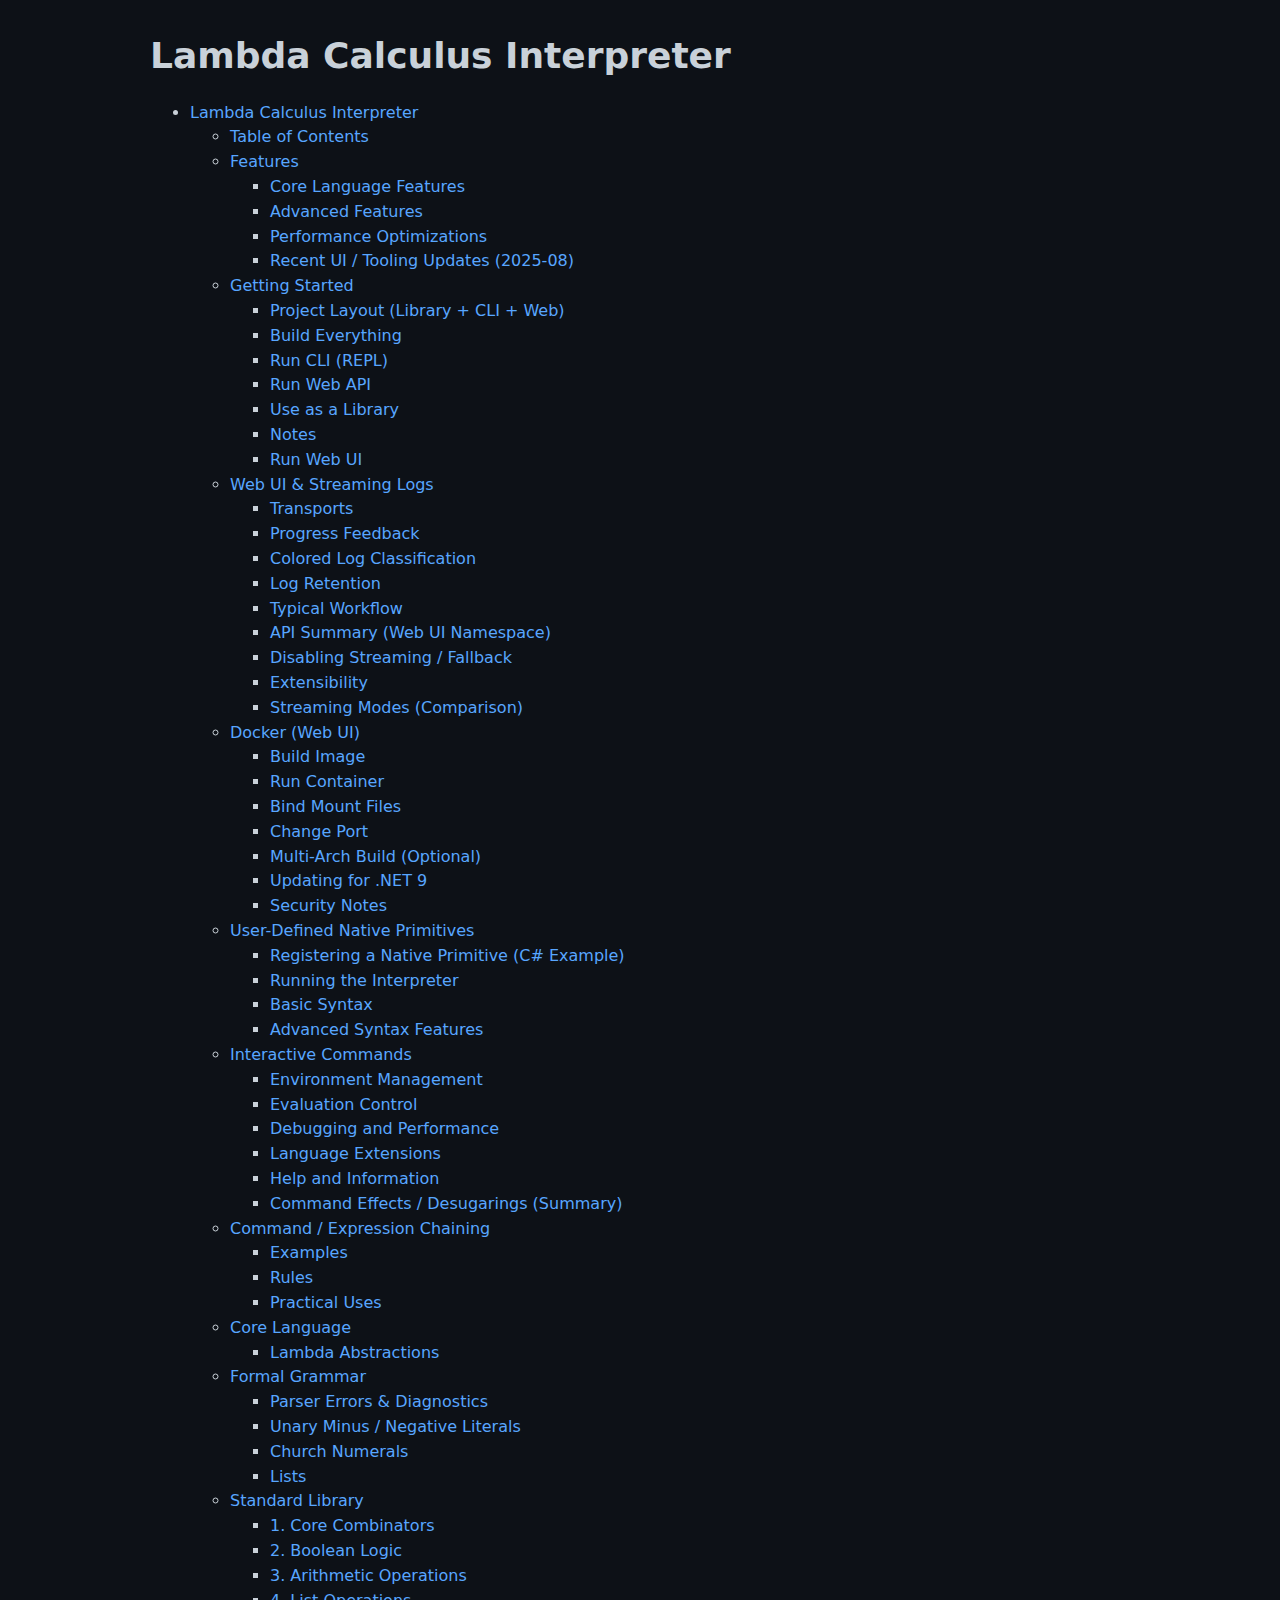
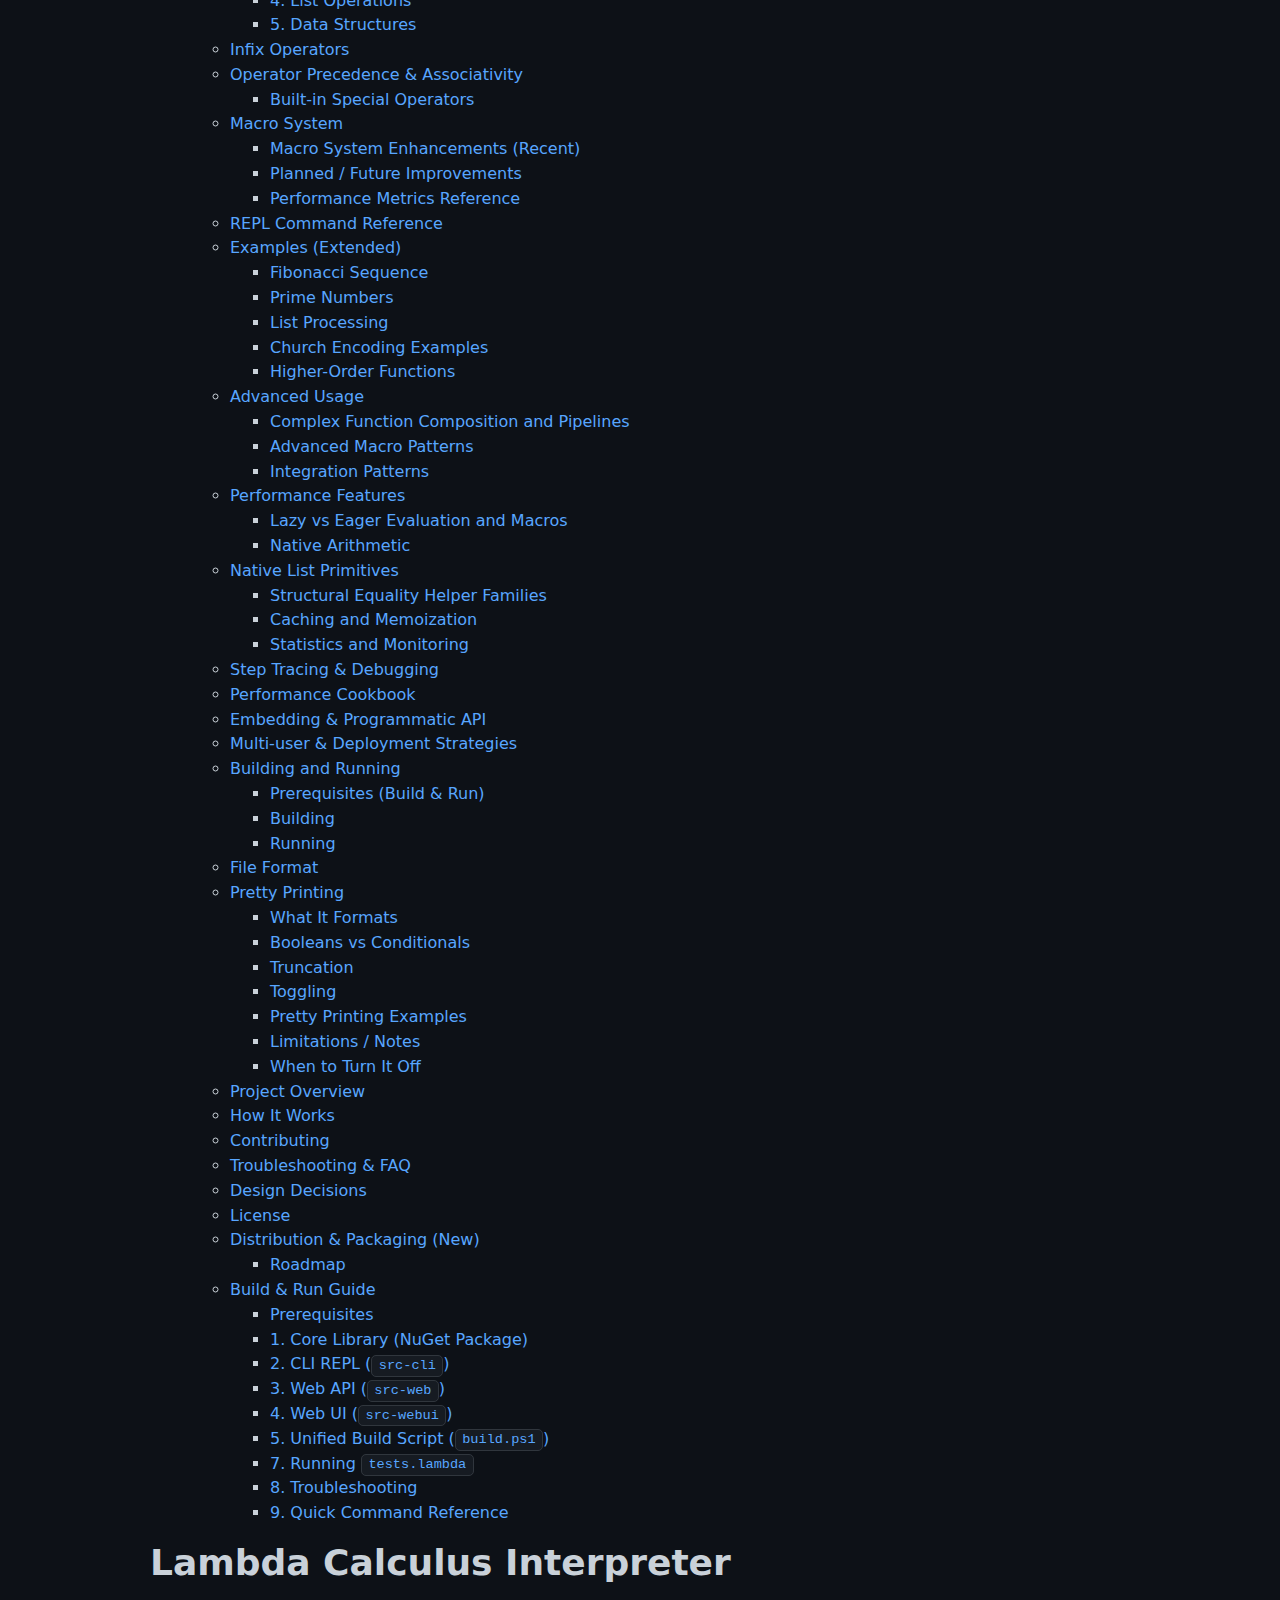
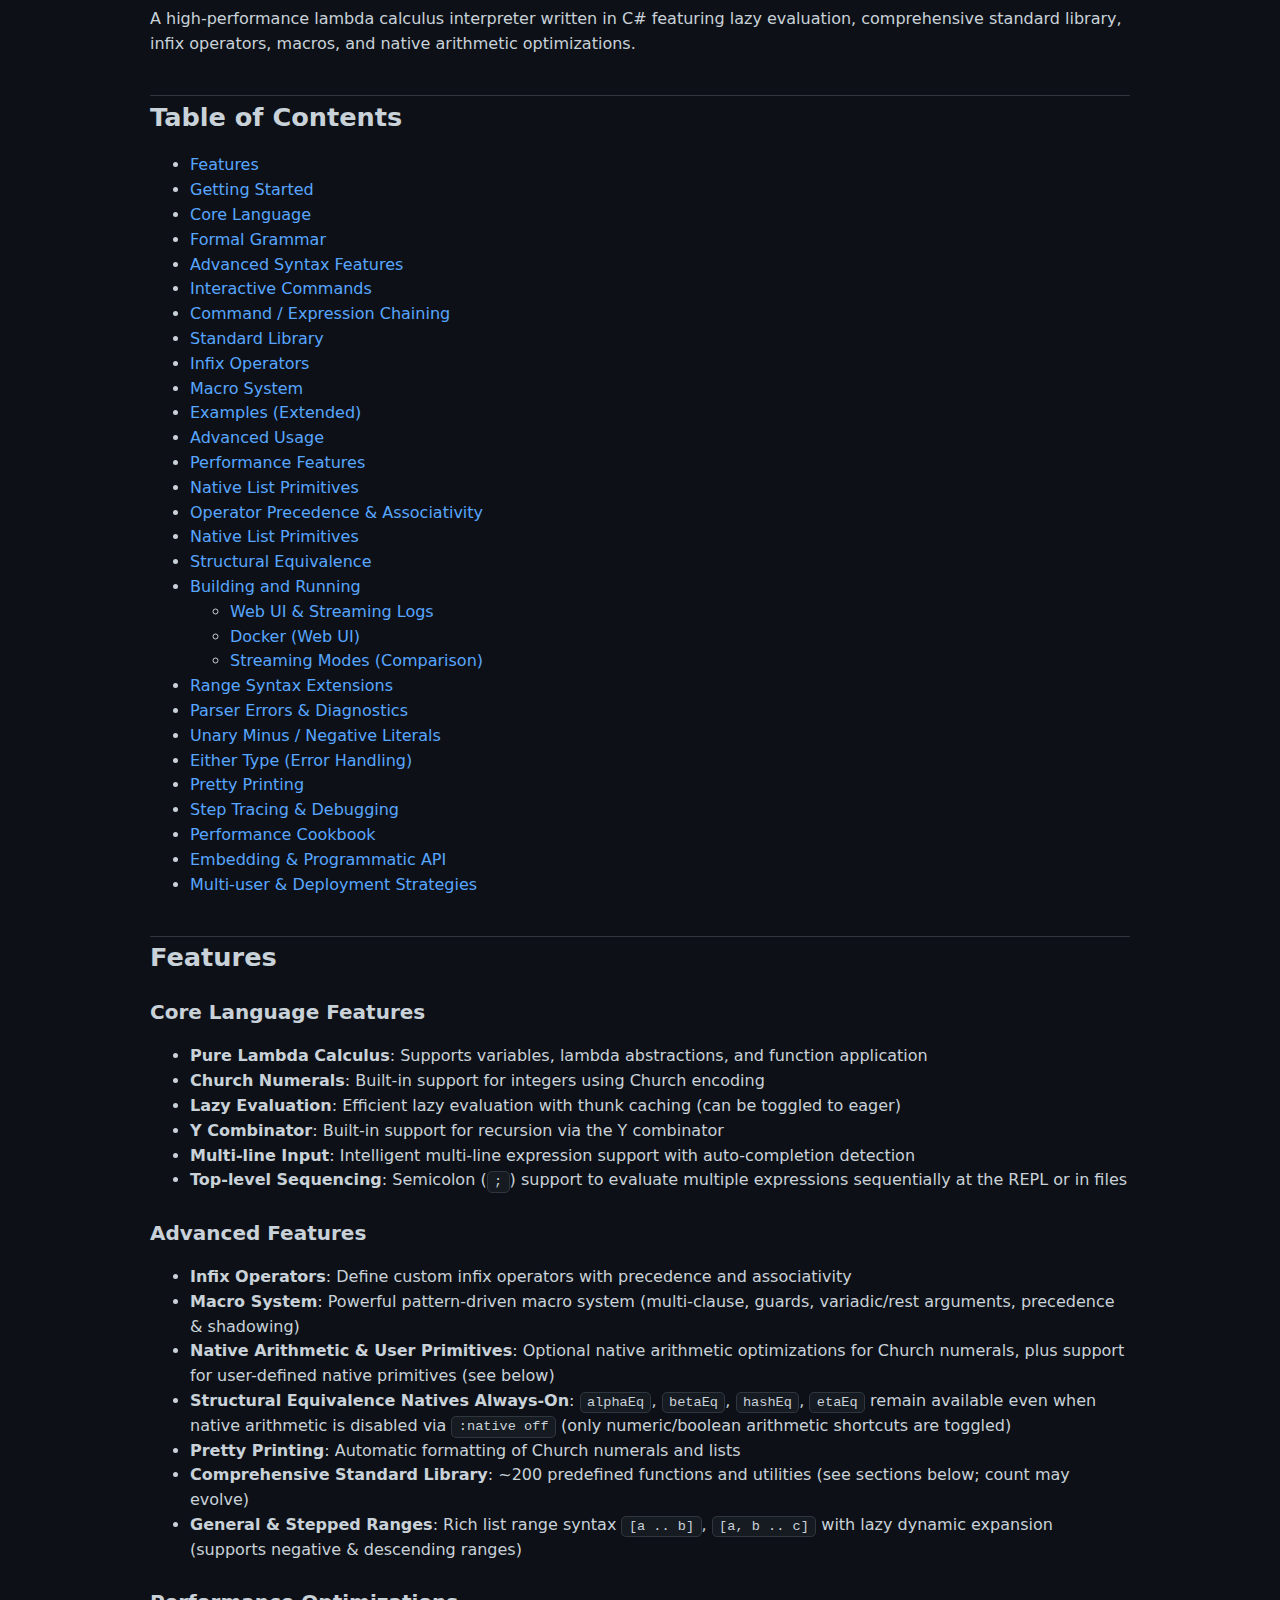
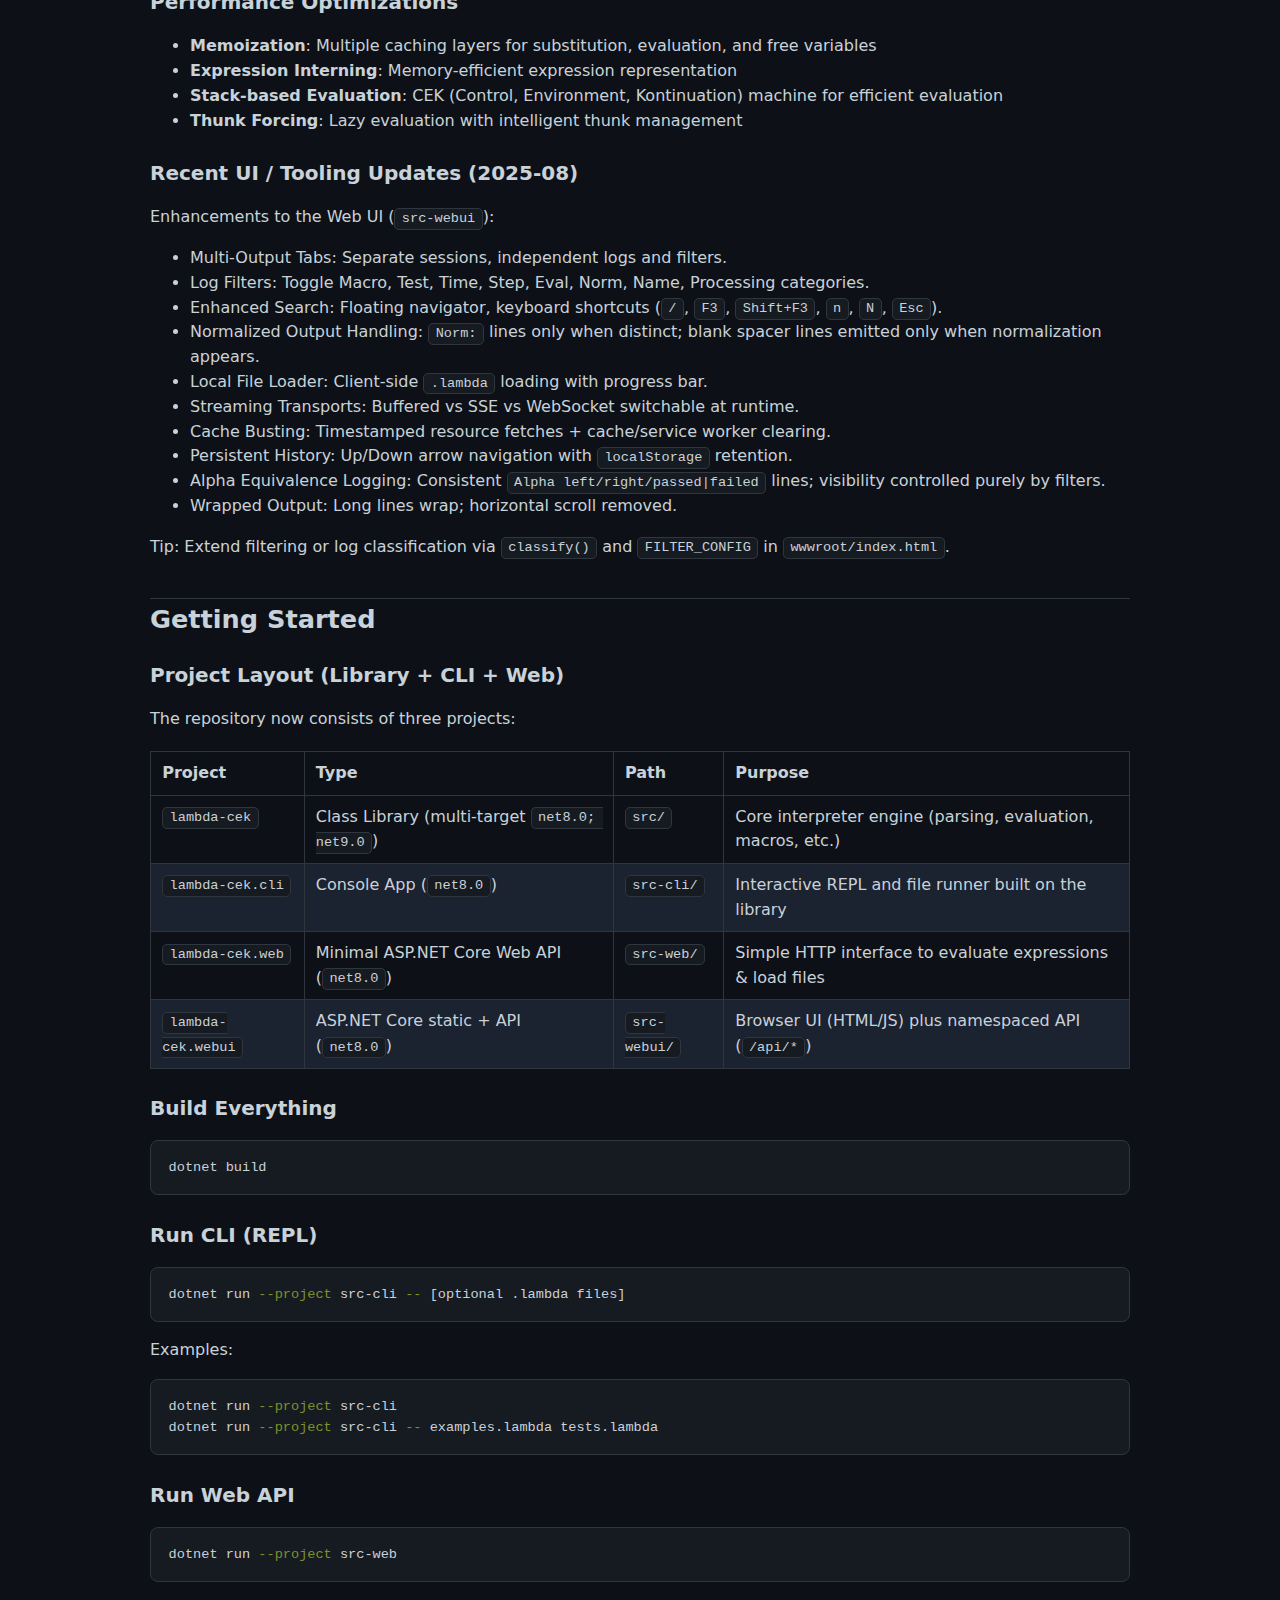
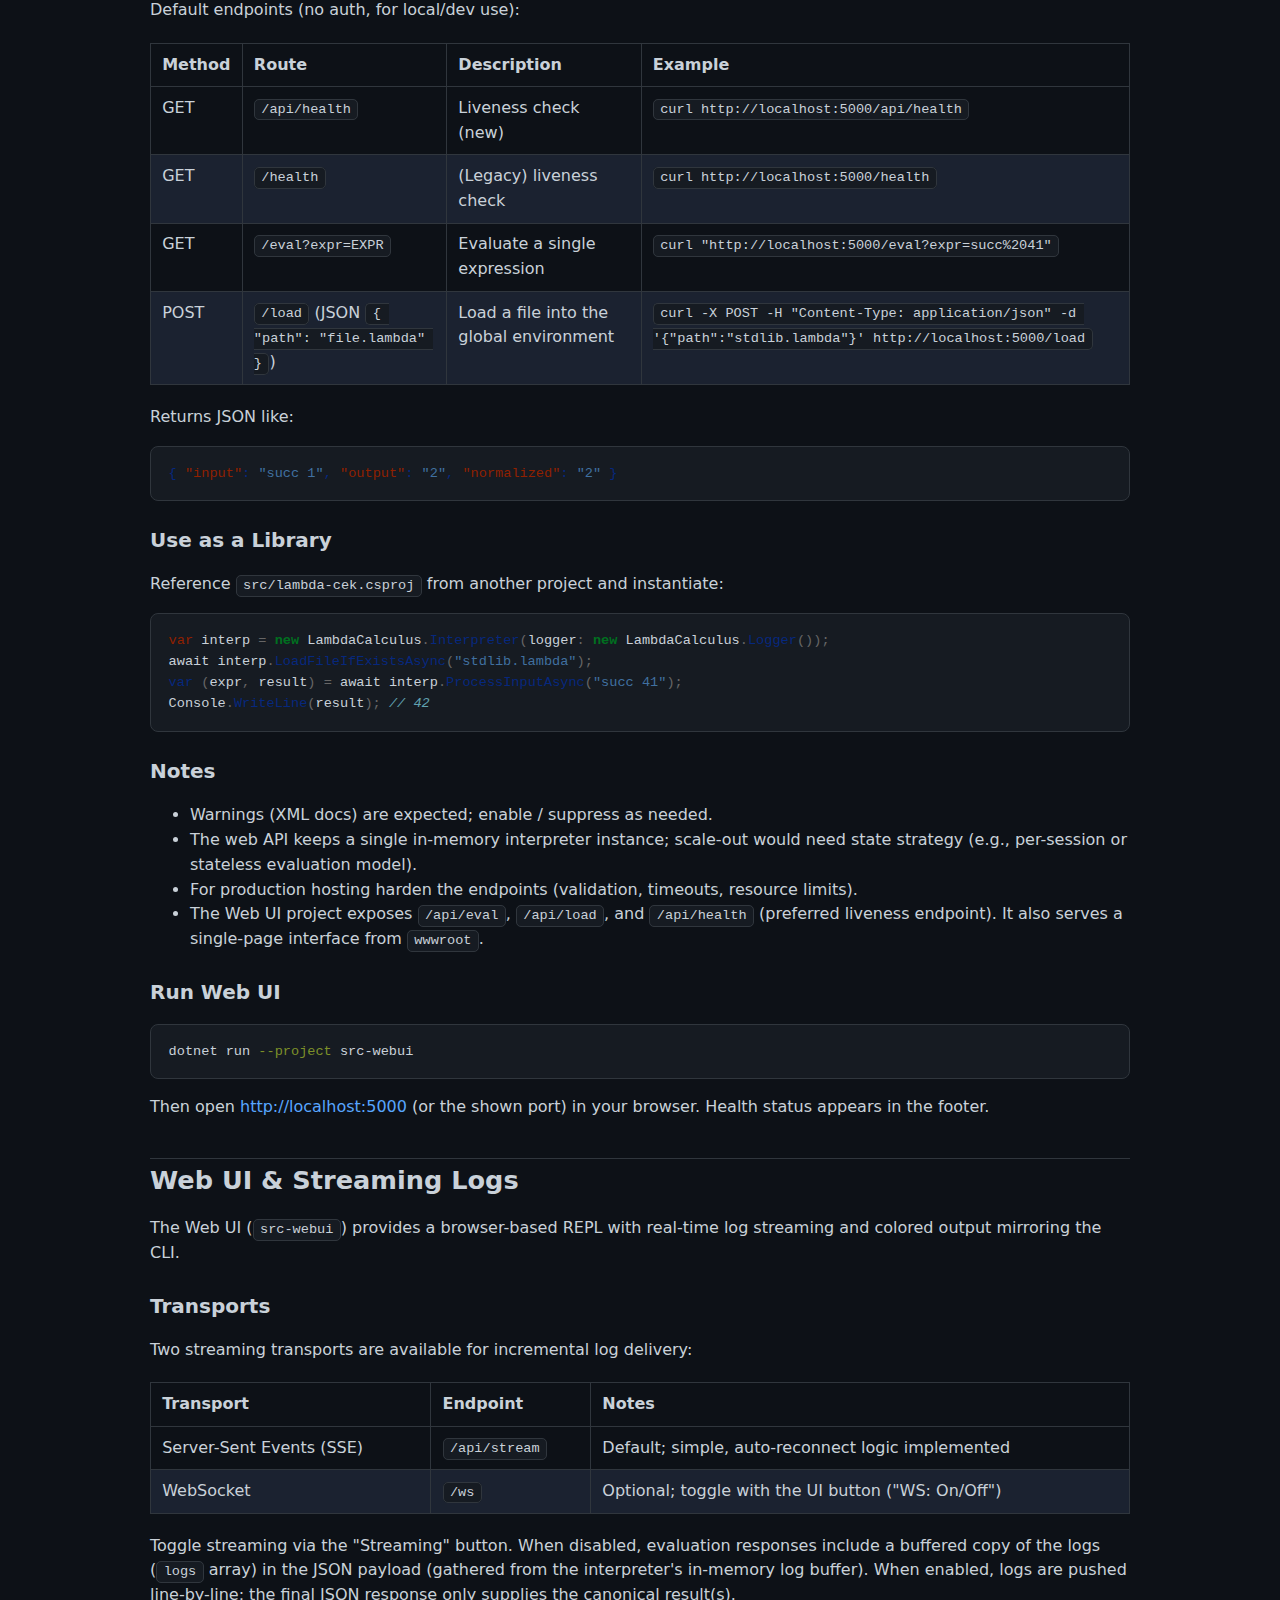
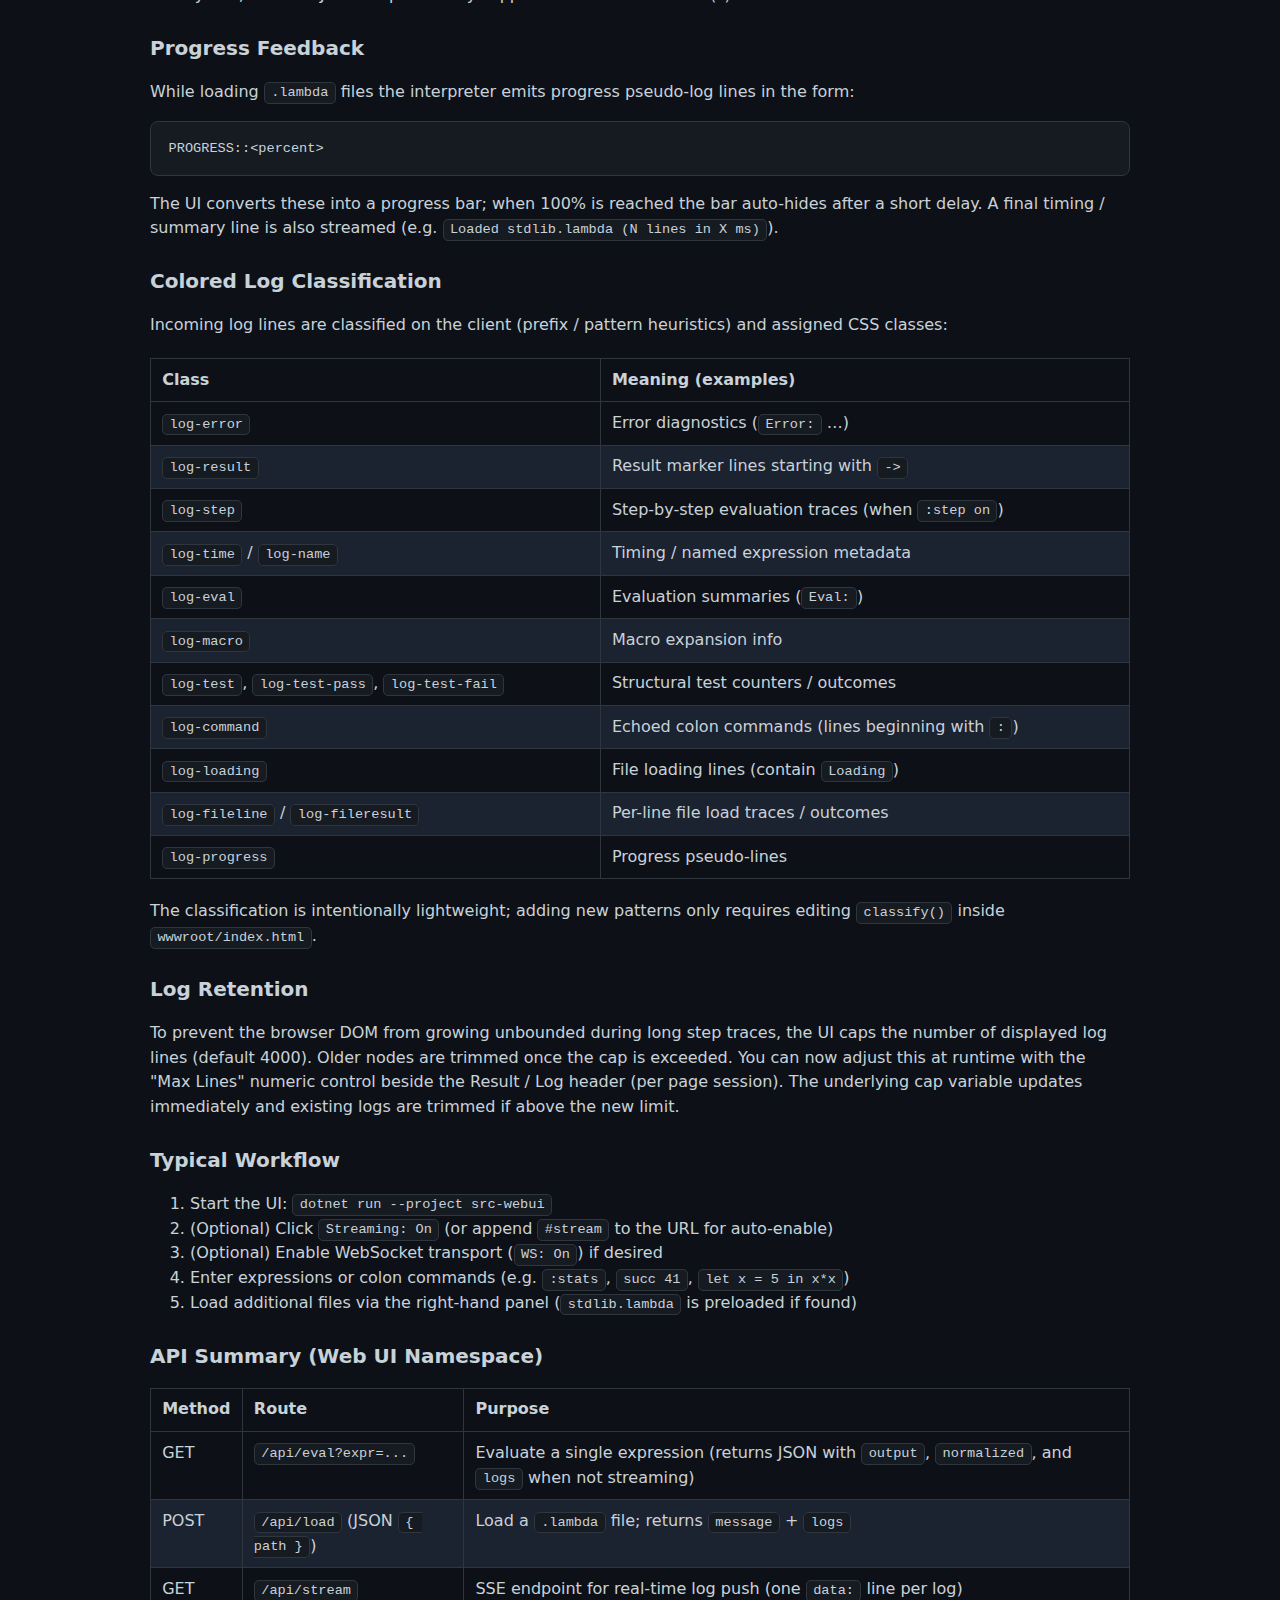
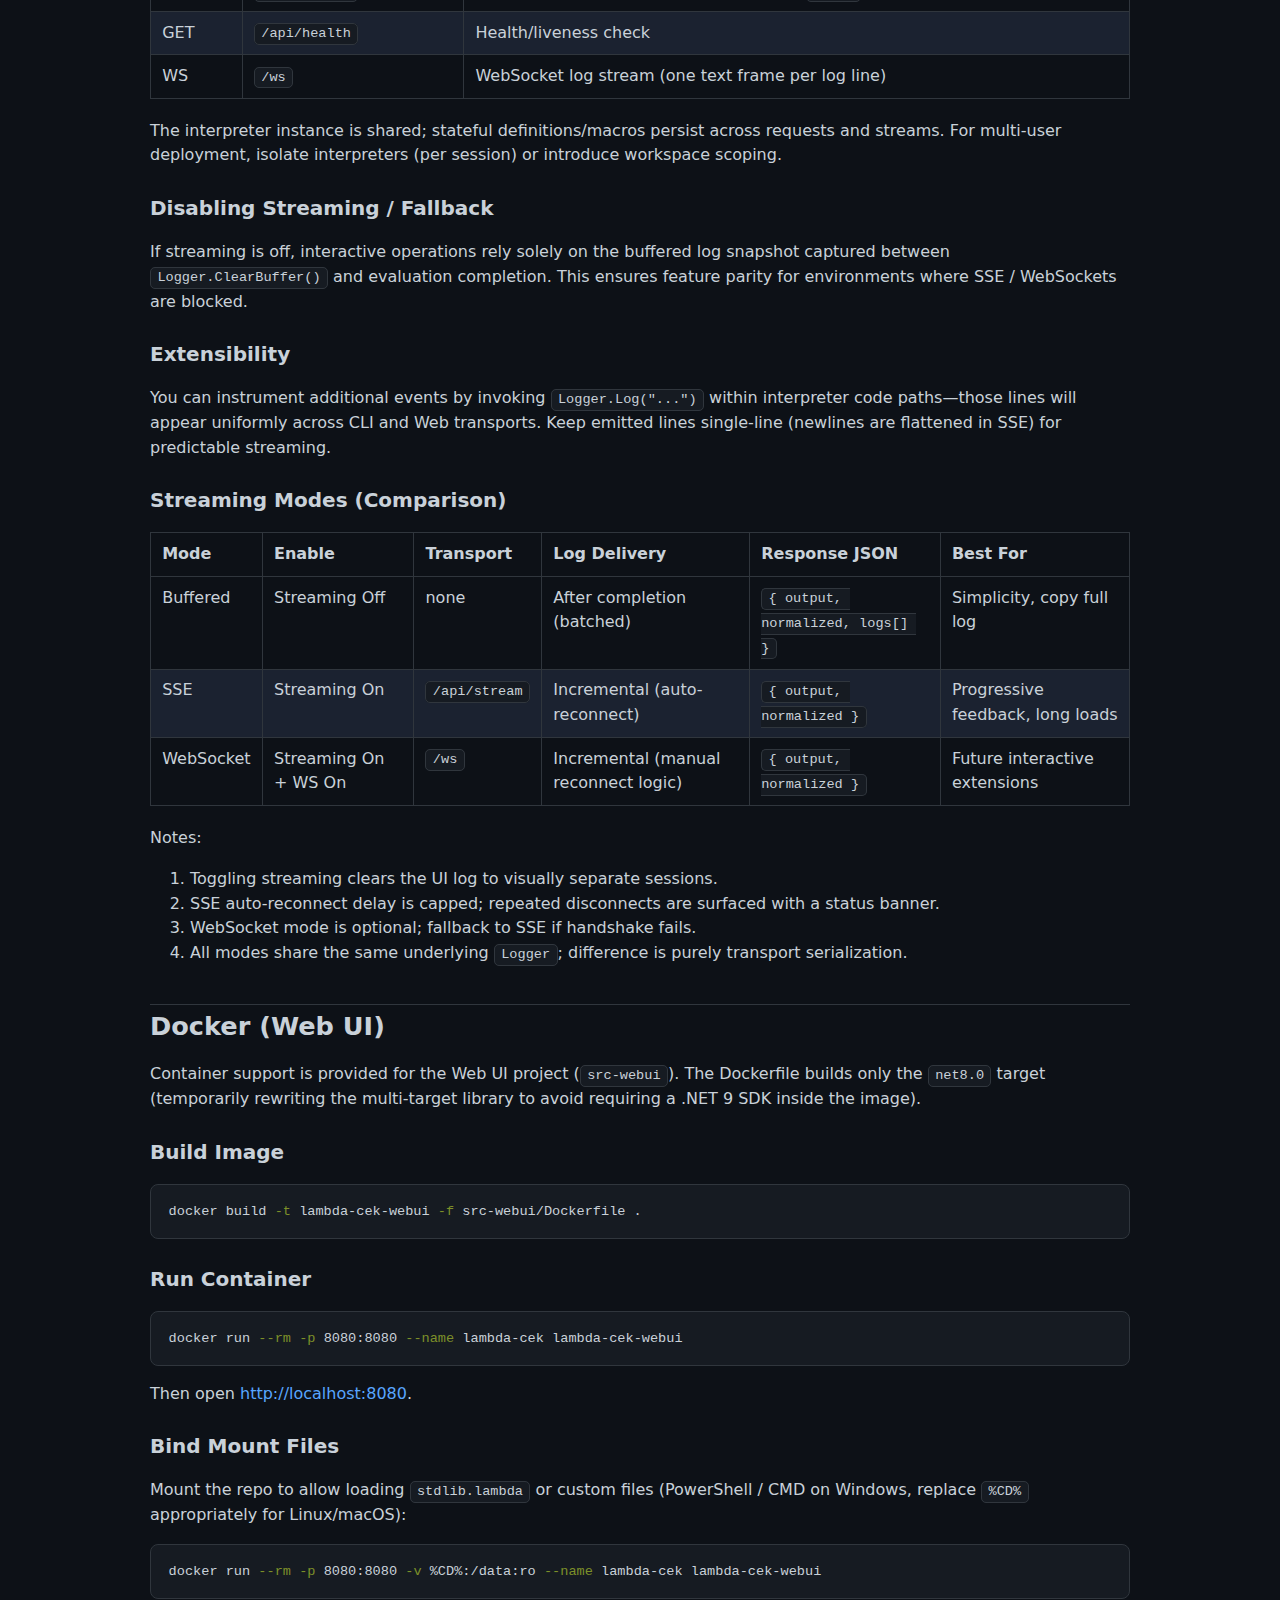
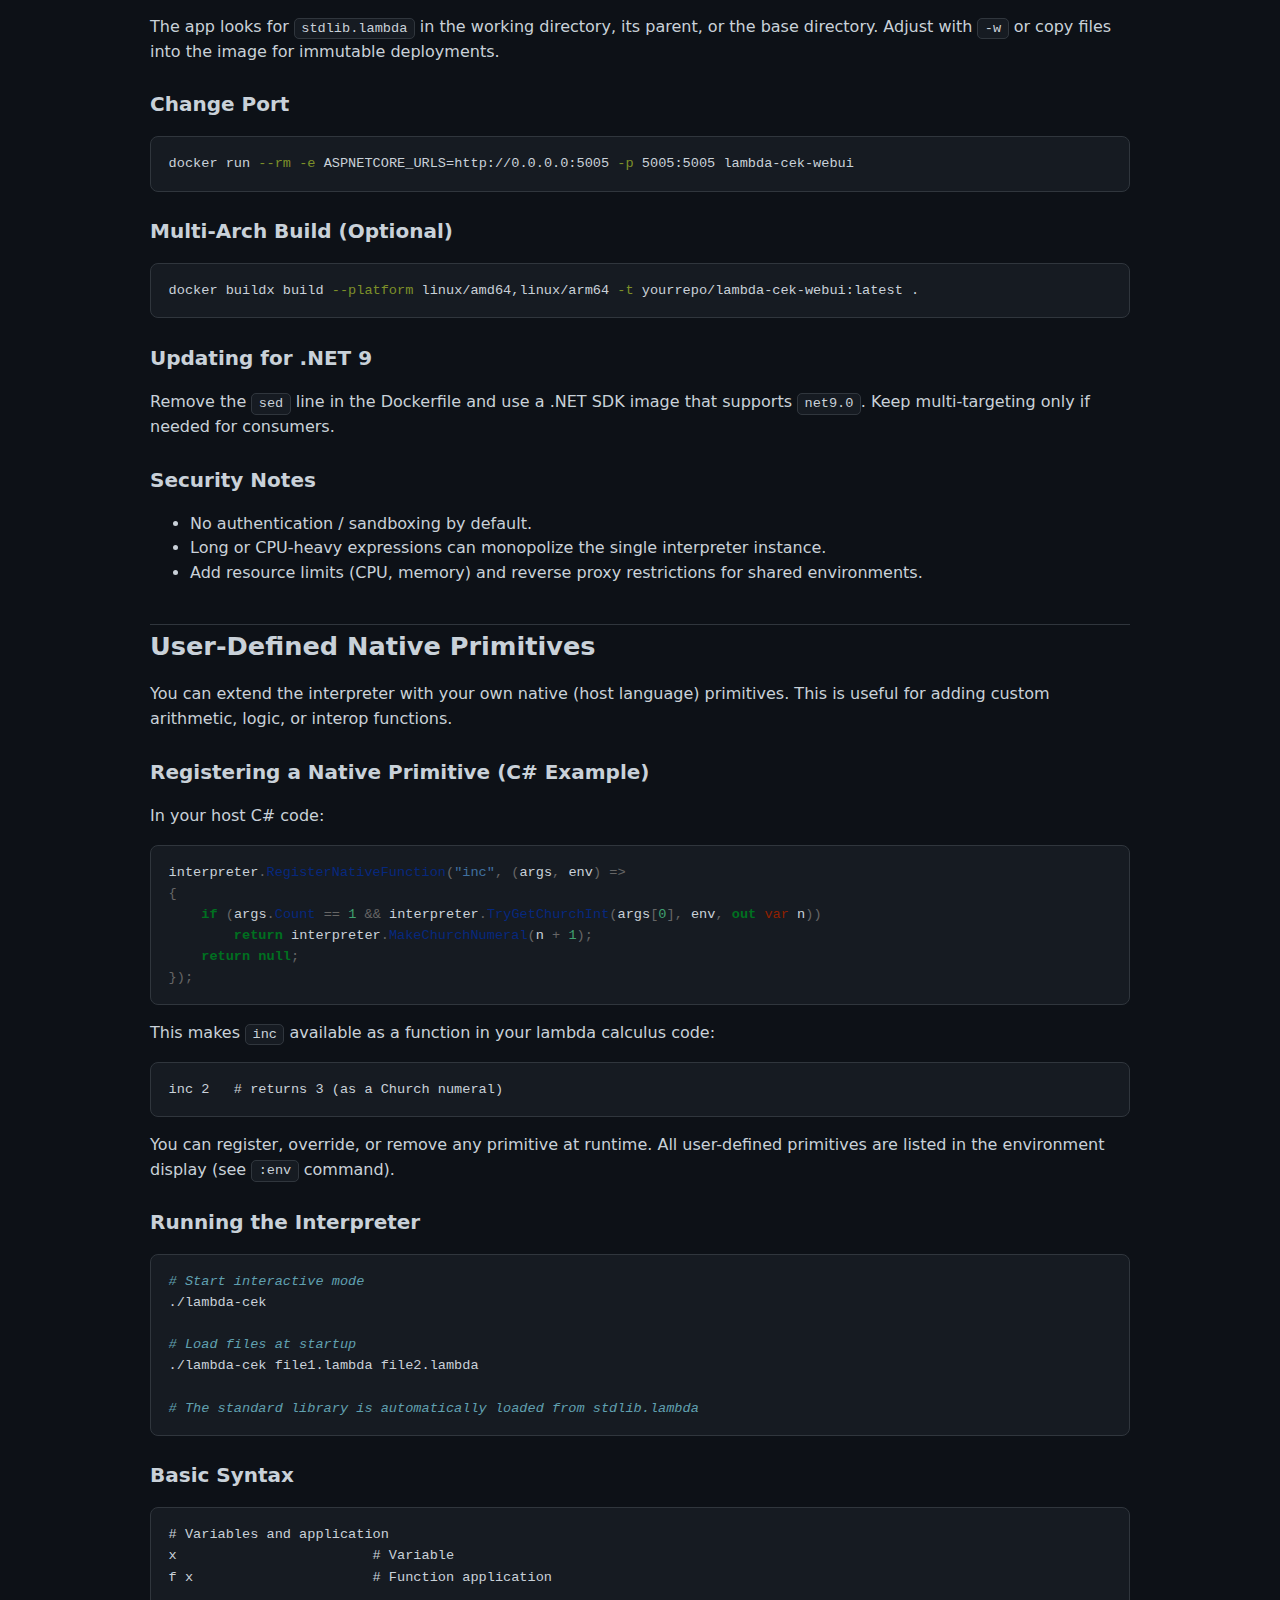
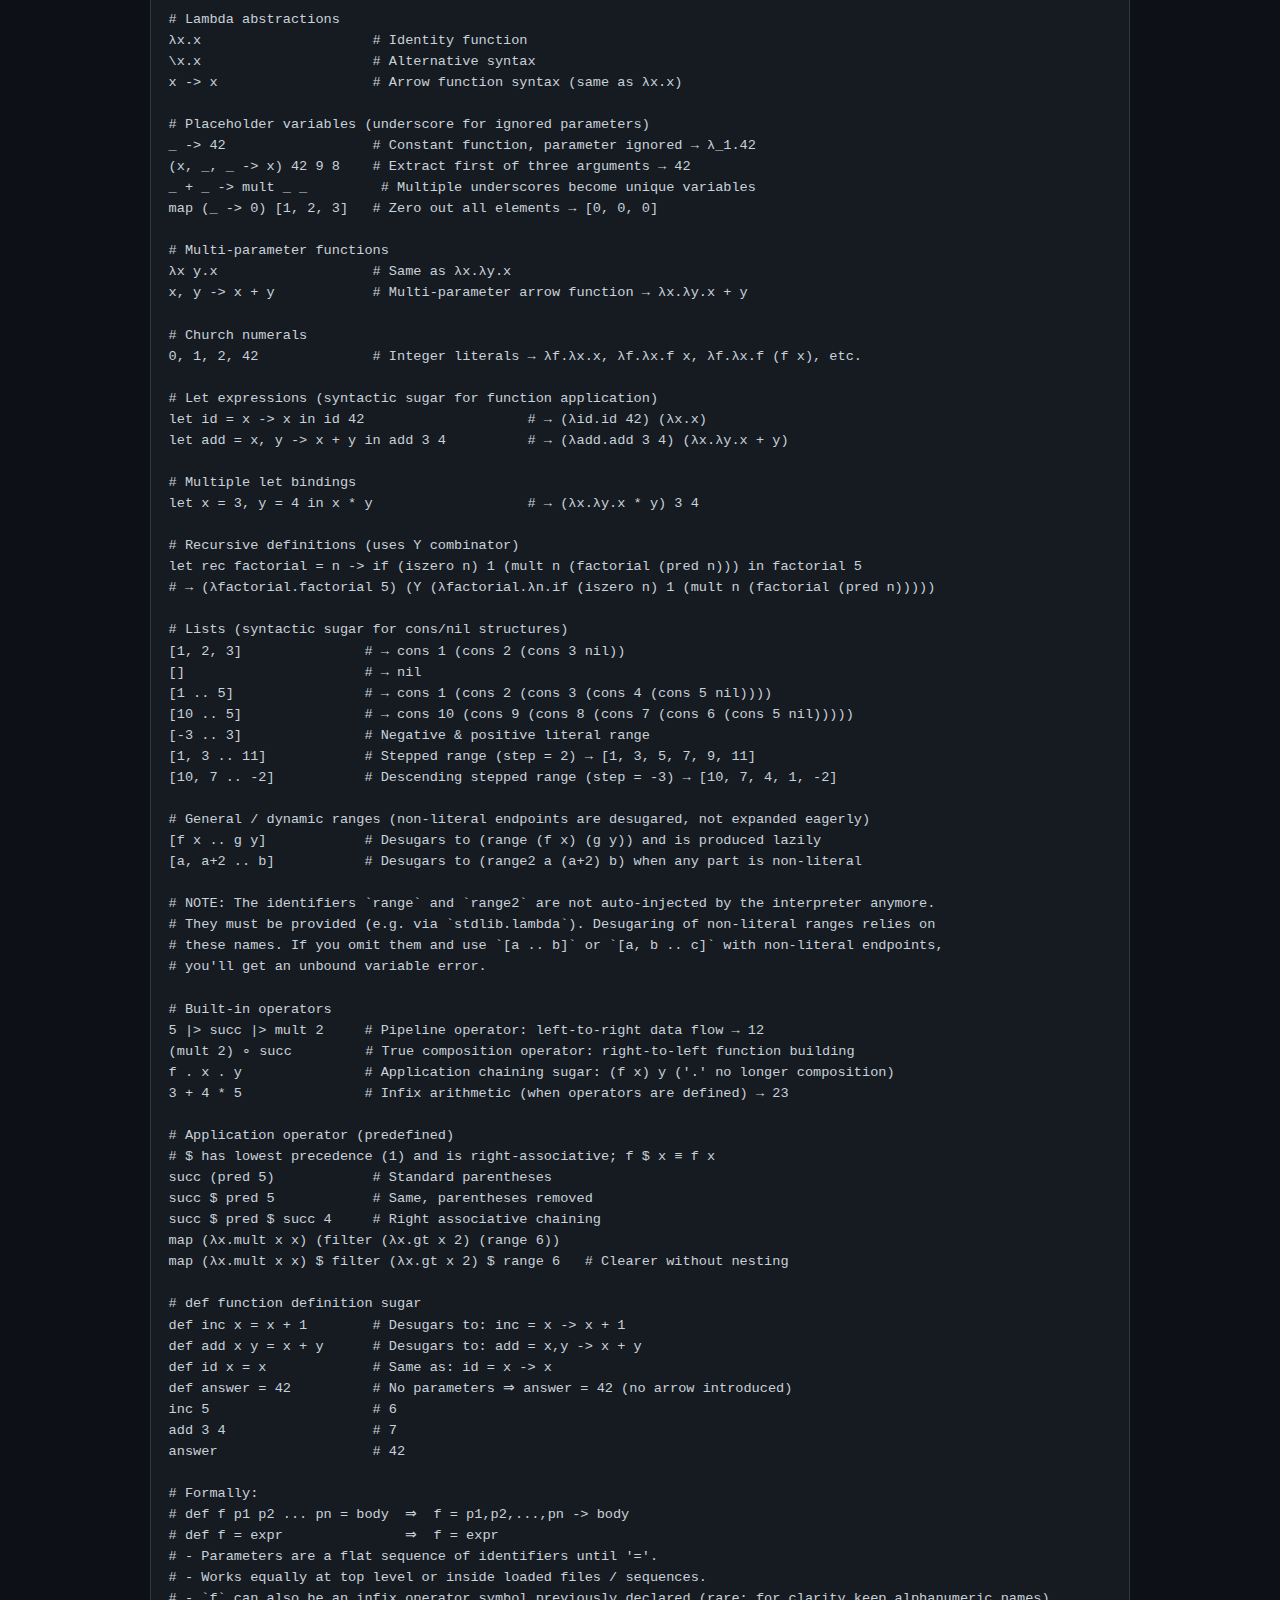
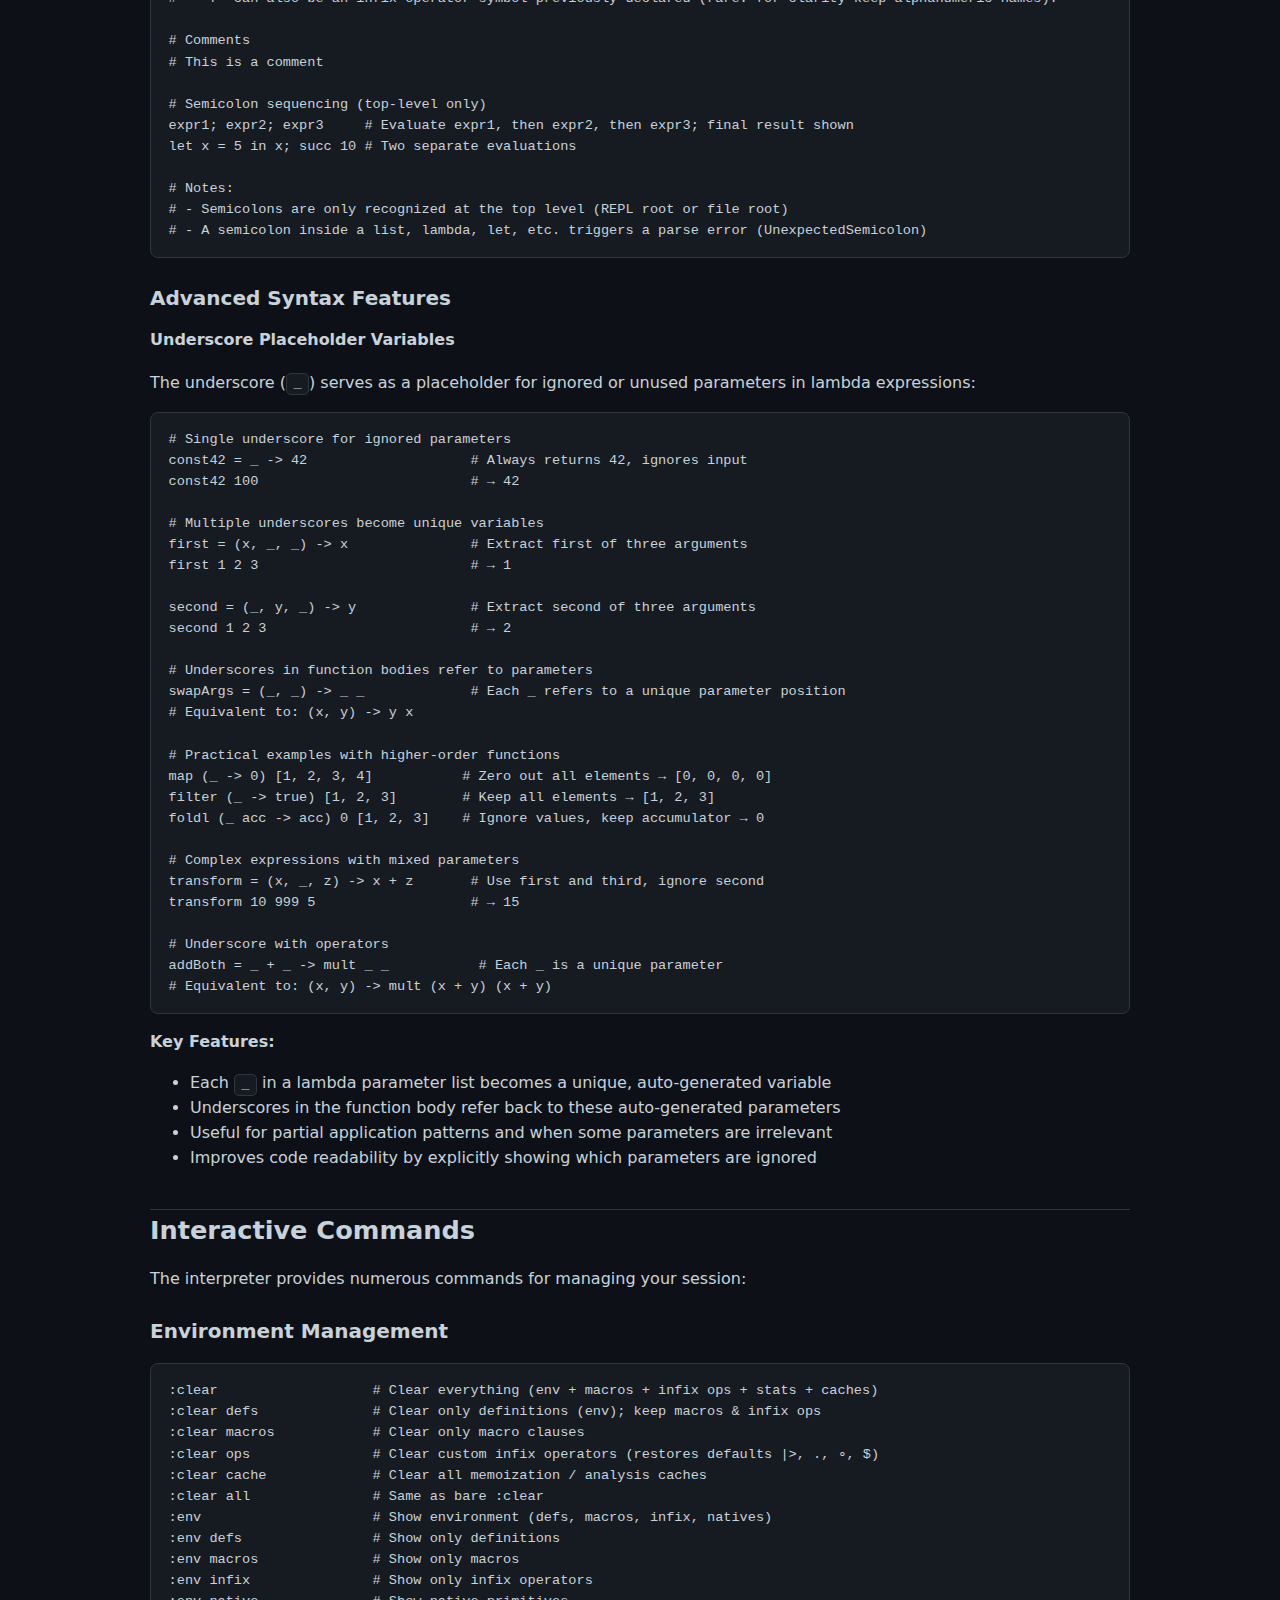
<file: src-webui/wwwroot/readme.html>
<!DOCTYPE html>
<html xmlns="http://www.w3.org/1999/xhtml" lang="en" xml:lang="en">
<head>
  <meta charset="utf-8" />
  <meta name="generator" content="pandoc" />
  <meta name="viewport" content="width=device-width, initial-scale=1.0, user-scalable=yes" />
  <title>Lambda Calculus Interpreter</title>
  <style>
code{white-space: pre-wrap;}
span.smallcaps{font-variant: small-caps;}
div.columns{display: flex; gap: min(4vw, 1.5em);}
div.column{flex: auto; overflow-x: auto;}
div.hanging-indent{margin-left: 1.5em; text-indent: -1.5em;}

ul.task-list[class]{list-style: none;}
ul.task-list li input[type="checkbox"] {
font-size: inherit;
width: 0.8em;
margin: 0 0.8em 0.2em -1.6em;
vertical-align: middle;
}
.display.math{display: block; text-align: center; margin: 0.5rem auto;}

html { -webkit-text-size-adjust: 100%; }
pre > code.sourceCode { white-space: pre; position: relative; }
pre > code.sourceCode > span { display: inline-block; line-height: 1.25; }
pre > code.sourceCode > span:empty { height: 1.2em; }
.sourceCode { overflow: visible; }
code.sourceCode > span { color: inherit; text-decoration: inherit; }
div.sourceCode { margin: 1em 0; }
pre.sourceCode { margin: 0; }
@media screen {
div.sourceCode { overflow: auto; }
}
@media print {
pre > code.sourceCode { white-space: pre-wrap; }
pre > code.sourceCode > span { text-indent: -5em; padding-left: 5em; }
}
pre.numberSource code
{ counter-reset: source-line 0; }
pre.numberSource code > span
{ position: relative; left: -4em; counter-increment: source-line; }
pre.numberSource code > span > a:first-child::before
{ content: counter(source-line);
position: relative; left: -1em; text-align: right; vertical-align: baseline;
border: none; display: inline-block;
-webkit-touch-callout: none; -webkit-user-select: none;
-khtml-user-select: none; -moz-user-select: none;
-ms-user-select: none; user-select: none;
padding: 0 4px; width: 4em;
color: #aaaaaa;
}
pre.numberSource { margin-left: 3em; border-left: 1px solid #aaaaaa; padding-left: 4px; }
div.sourceCode
{ }
@media screen {
pre > code.sourceCode > span > a:first-child::before { text-decoration: underline; }
}
code span.al { color: #ff0000; font-weight: bold; } 
code span.an { color: #60a0b0; font-weight: bold; font-style: italic; } 
code span.at { color: #7d9029; } 
code span.bn { color: #40a070; } 
code span.bu { color: #008000; } 
code span.cf { color: #007020; font-weight: bold; } 
code span.ch { color: #4070a0; } 
code span.cn { color: #880000; } 
code span.co { color: #60a0b0; font-style: italic; } 
code span.cv { color: #60a0b0; font-weight: bold; font-style: italic; } 
code span.do { color: #ba2121; font-style: italic; } 
code span.dt { color: #902000; } 
code span.dv { color: #40a070; } 
code span.er { color: #ff0000; font-weight: bold; } 
code span.ex { } 
code span.fl { color: #40a070; } 
code span.fu { color: #06287e; } 
code span.im { color: #008000; font-weight: bold; } 
code span.in { color: #60a0b0; font-weight: bold; font-style: italic; } 
code span.kw { color: #007020; font-weight: bold; } 
code span.op { color: #666666; } 
code span.ot { color: #007020; } 
code span.pp { color: #bc7a00; } 
code span.sc { color: #4070a0; } 
code span.ss { color: #bb6688; } 
code span.st { color: #4070a0; } 
code span.va { color: #19177c; } 
code span.vs { color: #4070a0; } 
code span.wa { color: #60a0b0; font-weight: bold; font-style: italic; } 
</style>
  <style type="text/css">:root { --bg:#0d1117; --panel:#161b22; --border:#30363d; --fg:#c9d1d9; --fg-soft:#a5b1bd; --accent:#58a6ff; --radius:8px; }html { scroll-behavior:smooth; }body { font-family: system-ui,-apple-system,"Segoe UI",Roboto,"Helvetica Neue",Arial,sans-serif; margin:0 auto; max-width:980px; padding:2.2rem 1.6rem 4rem; line-height:1.55; background:var(--bg); color:var(--fg); }h1,h2,h3,h4,h5 { line-height:1.15; font-weight:600; }h1 { font-size:2.25rem; margin-top:0; }h2 { margin-top:2.4rem; padding-top:.4rem; border-top:1px solid var(--border); font-size:1.6rem; }h3 { margin-top:1.8rem; font-size:1.25rem; }p { margin:1rem 0; }pre,code { font-family: ui-monospace,Consolas,"Cascadia Code",monospace; font-size:.85rem; }pre { background:var(--panel); padding:1rem 1.1rem; border:1px solid var(--border); border-radius:var(--radius); overflow:auto; position:relative; }code { background:var(--panel); padding:.15rem .4rem; border:1px solid var(--border); border-radius:5px; }pre code { background:transparent; padding:0; border:none; }table { border-collapse:collapse; width:100%; margin:1.25rem 0; }th,td { border:1px solid var(--border); padding:.55rem .7rem; text-align:left; vertical-align:top; }tr:nth-child(even) { background:#1b2230; }a { color:var(--accent); text-decoration:none; }a:hover { text-decoration:underline; }blockquote { margin:1.2rem 0; padding:.75rem 1rem; background:#132032; border-left:4px solid var(--accent); border-radius:4px; color:var(--fg-soft); }hr { border:none; border-top:1px solid var(--border); margin:3rem 0 2.2rem; }nav#toc { background:var(--panel); border:1px solid var(--border); padding:1rem 1.25rem 1.1rem; border-radius:var(--radius); font-size:.85rem; line-height:1.35; }nav#toc strong { display:block; font-size:.75rem; letter-spacing:.08em; font-weight:700; text-transform:uppercase; margin-bottom:.35rem; opacity:.85; }nav#toc ul { list-style:none; margin:0; padding-left:0; }nav#toc ul ul { margin-left:1rem; }nav#toc a { text-decoration:none; }nav#toc a:hover { text-decoration:underline; }.title-block { margin-bottom:1.5rem; }.title-block h1 { margin-bottom:.25rem; }.meta { color:var(--fg-soft); font-size:.85rem; }.footnotes { font-size:.85rem; opacity:.92; }.highlight table { border:none; }.highlight td { border:none; padding:0; }.highlight pre { margin:0; }@media (max-width:760px){ body{padding:1.4rem .95rem 3rem;} h1{font-size:1.9rem;} }</style>
</head>
<body>
<header id="title-block-header">
<h1 class="title">Lambda Calculus Interpreter</h1>
</header>
<nav id="TOC" role="doc-toc">
<ul>
<li><a href="#lambda-calculus-interpreter" id="toc-lambda-calculus-interpreter">Lambda Calculus Interpreter</a>
<ul>
<li><a href="#table-of-contents" id="toc-table-of-contents">Table of
Contents</a></li>
<li><a href="#features" id="toc-features">Features</a>
<ul>
<li><a href="#core-language-features" id="toc-core-language-features">Core Language Features</a></li>
<li><a href="#advanced-features" id="toc-advanced-features">Advanced
Features</a></li>
<li><a href="#performance-optimizations" id="toc-performance-optimizations">Performance Optimizations</a></li>
<li><a href="#recent-ui--tooling-updates-2025-08" id="toc-recent-ui--tooling-updates-2025-08">Recent UI / Tooling Updates
(2025-08)</a></li>
</ul></li>
<li><a href="#getting-started" id="toc-getting-started">Getting
Started</a>
<ul>
<li><a href="#project-layout-library--cli--web" id="toc-project-layout-library--cli--web">Project Layout (Library + CLI
+ Web)</a></li>
<li><a href="#build-everything" id="toc-build-everything">Build
Everything</a></li>
<li><a href="#run-cli-repl" id="toc-run-cli-repl">Run CLI
(REPL)</a></li>
<li><a href="#run-web-api" id="toc-run-web-api">Run Web API</a></li>
<li><a href="#use-as-a-library" id="toc-use-as-a-library">Use as a
Library</a></li>
<li><a href="#notes" id="toc-notes">Notes</a></li>
<li><a href="#run-web-ui" id="toc-run-web-ui">Run Web UI</a></li>
</ul></li>
<li><a href="#web-ui--streaming-logs" id="toc-web-ui--streaming-logs">Web UI &amp; Streaming Logs</a>
<ul>
<li><a href="#transports" id="toc-transports">Transports</a></li>
<li><a href="#progress-feedback" id="toc-progress-feedback">Progress
Feedback</a></li>
<li><a href="#colored-log-classification" id="toc-colored-log-classification">Colored Log Classification</a></li>
<li><a href="#log-retention" id="toc-log-retention">Log
Retention</a></li>
<li><a href="#typical-workflow" id="toc-typical-workflow">Typical
Workflow</a></li>
<li><a href="#api-summary-web-ui-namespace" id="toc-api-summary-web-ui-namespace">API Summary (Web UI
Namespace)</a></li>
<li><a href="#disabling-streaming--fallback" id="toc-disabling-streaming--fallback">Disabling Streaming /
Fallback</a></li>
<li><a href="#extensibility" id="toc-extensibility">Extensibility</a></li>
<li><a href="#streaming-modes-comparison" id="toc-streaming-modes-comparison">Streaming Modes
(Comparison)</a></li>
</ul></li>
<li><a href="#docker-web-ui" id="toc-docker-web-ui">Docker (Web UI)</a>
<ul>
<li><a href="#build-image" id="toc-build-image">Build Image</a></li>
<li><a href="#run-container" id="toc-run-container">Run
Container</a></li>
<li><a href="#bind-mount-files" id="toc-bind-mount-files">Bind Mount
Files</a></li>
<li><a href="#change-port" id="toc-change-port">Change Port</a></li>
<li><a href="#multi-arch-build-optional" id="toc-multi-arch-build-optional">Multi-Arch Build (Optional)</a></li>
<li><a href="#updating-for-net-9" id="toc-updating-for-net-9">Updating
for .NET 9</a></li>
<li><a href="#security-notes" id="toc-security-notes">Security
Notes</a></li>
</ul></li>
<li><a href="#user-defined-native-primitives" id="toc-user-defined-native-primitives">User-Defined Native
Primitives</a>
<ul>
<li><a href="#registering-a-native-primitive-c-example" id="toc-registering-a-native-primitive-c-example">Registering a Native
Primitive (C# Example)</a></li>
<li><a href="#running-the-interpreter" id="toc-running-the-interpreter">Running the Interpreter</a></li>
<li><a href="#basic-syntax" id="toc-basic-syntax">Basic Syntax</a></li>
<li><a href="#advanced-syntax-features" id="toc-advanced-syntax-features">Advanced Syntax Features</a></li>
</ul></li>
<li><a href="#interactive-commands" id="toc-interactive-commands">Interactive Commands</a>
<ul>
<li><a href="#environment-management" id="toc-environment-management">Environment Management</a></li>
<li><a href="#evaluation-control" id="toc-evaluation-control">Evaluation
Control</a></li>
<li><a href="#debugging-and-performance" id="toc-debugging-and-performance">Debugging and Performance</a></li>
<li><a href="#language-extensions" id="toc-language-extensions">Language
Extensions</a></li>
<li><a href="#help-and-information" id="toc-help-and-information">Help
and Information</a></li>
<li><a href="#command-effects--desugarings-summary" id="toc-command-effects--desugarings-summary">Command Effects /
Desugarings (Summary)</a></li>
</ul></li>
<li><a href="#command--expression-chaining" id="toc-command--expression-chaining">Command / Expression Chaining</a>
<ul>
<li><a href="#examples" id="toc-examples">Examples</a></li>
<li><a href="#rules" id="toc-rules">Rules</a></li>
<li><a href="#practical-uses" id="toc-practical-uses">Practical
Uses</a></li>
</ul></li>
<li><a href="#core-language" id="toc-core-language">Core Language</a>
<ul>
<li><a href="#lambda-abstractions" id="toc-lambda-abstractions">Lambda
Abstractions</a></li>
</ul></li>
<li><a href="#formal-grammar" id="toc-formal-grammar">Formal Grammar</a>
<ul>
<li><a href="#parser-errors--diagnostics" id="toc-parser-errors--diagnostics">Parser Errors &amp;
Diagnostics</a></li>
<li><a href="#unary-minus--negative-literals" id="toc-unary-minus--negative-literals">Unary Minus / Negative
Literals</a></li>
<li><a href="#church-numerals" id="toc-church-numerals">Church
Numerals</a></li>
<li><a href="#lists" id="toc-lists">Lists</a></li>
</ul></li>
<li><a href="#standard-library" id="toc-standard-library">Standard
Library</a>
<ul>
<li><a href="#1-core-combinators" id="toc-1-core-combinators">1. Core
Combinators</a></li>
<li><a href="#2-boolean-logic" id="toc-2-boolean-logic">2. Boolean
Logic</a></li>
<li><a href="#3-arithmetic-operations" id="toc-3-arithmetic-operations">3. Arithmetic Operations</a></li>
<li><a href="#4-list-operations" id="toc-4-list-operations">4. List
Operations</a></li>
<li><a href="#5-data-structures" id="toc-5-data-structures">5. Data
Structures</a></li>
</ul></li>
<li><a href="#infix-operators" id="toc-infix-operators">Infix
Operators</a></li>
<li><a href="#operator-precedence--associativity" id="toc-operator-precedence--associativity">Operator Precedence &amp;
Associativity</a>
<ul>
<li><a href="#built-in-special-operators" id="toc-built-in-special-operators">Built-in Special Operators</a></li>
</ul></li>
<li><a href="#macro-system" id="toc-macro-system">Macro System</a>
<ul>
<li><a href="#macro-system-enhancements-recent" id="toc-macro-system-enhancements-recent">Macro System Enhancements
(Recent)</a></li>
<li><a href="#planned--future-improvements" id="toc-planned--future-improvements">Planned / Future
Improvements</a></li>
<li><a href="#performance-metrics-reference" id="toc-performance-metrics-reference">Performance Metrics
Reference</a></li>
</ul></li>
<li><a href="#repl-command-reference" id="toc-repl-command-reference">REPL Command Reference</a></li>
<li><a href="#examples-extended" id="toc-examples-extended">Examples
(Extended)</a>
<ul>
<li><a href="#fibonacci-sequence" id="toc-fibonacci-sequence">Fibonacci
Sequence</a></li>
<li><a href="#prime-numbers" id="toc-prime-numbers">Prime
Numbers</a></li>
<li><a href="#list-processing" id="toc-list-processing">List
Processing</a></li>
<li><a href="#church-encoding-examples" id="toc-church-encoding-examples">Church Encoding Examples</a></li>
<li><a href="#higher-order-functions" id="toc-higher-order-functions">Higher-Order Functions</a></li>
</ul></li>
<li><a href="#advanced-usage" id="toc-advanced-usage">Advanced Usage</a>
<ul>
<li><a href="#complex-function-composition-and-pipelines" id="toc-complex-function-composition-and-pipelines">Complex Function
Composition and Pipelines</a></li>
<li><a href="#advanced-macro-patterns" id="toc-advanced-macro-patterns">Advanced Macro Patterns</a></li>
<li><a href="#integration-patterns" id="toc-integration-patterns">Integration Patterns</a></li>
</ul></li>
<li><a href="#performance-features" id="toc-performance-features">Performance Features</a>
<ul>
<li><a href="#lazy-vs-eager-evaluation-and-macros" id="toc-lazy-vs-eager-evaluation-and-macros">Lazy vs Eager Evaluation
and Macros</a></li>
<li><a href="#native-arithmetic" id="toc-native-arithmetic">Native
Arithmetic</a></li>
</ul></li>
<li><a href="#native-list-primitives" id="toc-native-list-primitives">Native List Primitives</a>
<ul>
<li><a href="#structural-equality-helper-families" id="toc-structural-equality-helper-families">Structural Equality Helper
Families</a></li>
<li><a href="#caching-and-memoization" id="toc-caching-and-memoization">Caching and Memoization</a></li>
<li><a href="#statistics-and-monitoring" id="toc-statistics-and-monitoring">Statistics and Monitoring</a></li>
</ul></li>
<li><a href="#step-tracing--debugging" id="toc-step-tracing--debugging">Step Tracing &amp; Debugging</a></li>
<li><a href="#performance-cookbook" id="toc-performance-cookbook">Performance Cookbook</a></li>
<li><a href="#embedding--programmatic-api" id="toc-embedding--programmatic-api">Embedding &amp; Programmatic
API</a></li>
<li><a href="#multi-user--deployment-strategies" id="toc-multi-user--deployment-strategies">Multi-user &amp; Deployment
Strategies</a></li>
<li><a href="#building-and-running" id="toc-building-and-running">Building and Running</a>
<ul>
<li><a href="#prerequisites-build--run" id="toc-prerequisites-build--run">Prerequisites (Build &amp;
Run)</a></li>
<li><a href="#building" id="toc-building">Building</a></li>
<li><a href="#running" id="toc-running">Running</a></li>
</ul></li>
<li><a href="#file-format" id="toc-file-format">File Format</a></li>
<li><a href="#pretty-printing" id="toc-pretty-printing">Pretty
Printing</a>
<ul>
<li><a href="#what-it-formats" id="toc-what-it-formats">What It
Formats</a></li>
<li><a href="#booleans-vs-conditionals" id="toc-booleans-vs-conditionals">Booleans vs Conditionals</a></li>
<li><a href="#truncation" id="toc-truncation">Truncation</a></li>
<li><a href="#toggling" id="toc-toggling">Toggling</a></li>
<li><a href="#pretty-printing-examples" id="toc-pretty-printing-examples">Pretty Printing Examples</a></li>
<li><a href="#limitations--notes" id="toc-limitations--notes">Limitations / Notes</a></li>
<li><a href="#when-to-turn-it-off" id="toc-when-to-turn-it-off">When to
Turn It Off</a></li>
</ul></li>
<li><a href="#project-overview" id="toc-project-overview">Project
Overview</a></li>
<li><a href="#how-it-works" id="toc-how-it-works">How It Works</a></li>
<li><a href="#contributing" id="toc-contributing">Contributing</a></li>
<li><a href="#troubleshooting--faq" id="toc-troubleshooting--faq">Troubleshooting &amp; FAQ</a></li>
<li><a href="#design-decisions" id="toc-design-decisions">Design
Decisions</a></li>
<li><a href="#license" id="toc-license">License</a></li>
<li><a href="#distribution--packaging-new" id="toc-distribution--packaging-new">Distribution &amp; Packaging
(New)</a>
<ul>
<li><a href="#roadmap" id="toc-roadmap">Roadmap</a></li>
</ul></li>
<li><a href="#build--run-guide" id="toc-build--run-guide">Build &amp;
Run Guide</a>
<ul>
<li><a href="#prerequisites" id="toc-prerequisites">Prerequisites</a></li>
<li><a href="#1-core-library-nuget-package" id="toc-1-core-library-nuget-package">1. Core Library (NuGet
Package)</a></li>
<li><a href="#2-cli-repl-src-cli" id="toc-2-cli-repl-src-cli">2. CLI
REPL (<code>src-cli</code>)</a></li>
<li><a href="#3-web-api-src-web" id="toc-3-web-api-src-web">3. Web API
(<code>src-web</code>)</a></li>
<li><a href="#4-web-ui-src-webui" id="toc-4-web-ui-src-webui">4. Web UI
(<code>src-webui</code>)</a></li>
<li><a href="#5-unified-build-script-buildps1" id="toc-5-unified-build-script-buildps1">5. Unified Build Script
(<code>build.ps1</code>)</a></li>
<li><a href="#7-running-testslambda" id="toc-7-running-testslambda">7.
Running <code>tests.lambda</code></a></li>
<li><a href="#8-troubleshooting" id="toc-8-troubleshooting">8.
Troubleshooting</a></li>
<li><a href="#9-quick-command-reference" id="toc-9-quick-command-reference">9. Quick Command Reference</a></li>
</ul></li>
</ul></li>
</ul>
</nav>
<section id="lambda-calculus-interpreter" class="level1">
<h1>Lambda Calculus Interpreter</h1>
<p>A high-performance lambda calculus interpreter written in C#
featuring lazy evaluation, comprehensive standard library, infix
operators, macros, and native arithmetic optimizations.</p>
<section id="table-of-contents" class="level2">
<h2>Table of Contents</h2>
<ul>
<li><a href="#features">Features</a></li>
<li><a href="#getting-started">Getting Started</a></li>
<li><a href="#core-language">Core Language</a></li>
<li><a href="#formal-grammar">Formal Grammar</a></li>
<li><a href="#advanced-syntax-features">Advanced Syntax
Features</a></li>
<li><a href="#interactive-commands">Interactive Commands</a></li>
<li><a href="#command--expression-chaining">Command / Expression
Chaining</a></li>
<li><a href="#standard-library">Standard Library</a></li>
<li><a href="#infix-operators">Infix Operators</a></li>
<li><a href="#macro-system">Macro System</a></li>
<li><a href="#examples-extended">Examples (Extended)</a></li>
<li><a href="#advanced-usage">Advanced Usage</a></li>
<li><a href="#performance-features">Performance Features</a></li>
<li><a href="#native-list-primitives">Native List Primitives</a></li>
<li><a href="#operator-precedence--associativity">Operator Precedence
&amp; Associativity</a></li>
<li><a href="#native-list-primitives">Native List Primitives</a></li>
<li><a href="#structural-equivalence">Structural Equivalence</a></li>
<li><a href="#building-and-running">Building and Running</a>
<ul>
<li><a href="#web-ui--streaming-logs">Web UI &amp; Streaming
Logs</a></li>
<li><a href="#docker-web-ui">Docker (Web UI)</a></li>
<li><a href="#streaming-modes-comparison">Streaming Modes
(Comparison)</a></li>
</ul></li>
<li><a href="#range-syntax-extensions">Range Syntax Extensions</a></li>
<li><a href="#parser-errors--diagnostics">Parser Errors &amp;
Diagnostics</a></li>
<li><a href="#unary-minus--negative-literals">Unary Minus / Negative
Literals</a></li>
<li><a href="#either-type-error-handling">Either Type (Error
Handling)</a></li>
<li><a href="#pretty-printing">Pretty Printing</a></li>
<li><a href="#step-tracing--debugging">Step Tracing &amp;
Debugging</a></li>
<li><a href="#performance-cookbook">Performance Cookbook</a></li>
<li><a href="#embedding--programmatic-api">Embedding &amp; Programmatic
API</a></li>
<li><a href="#multi-user--deployment-strategies">Multi-user &amp;
Deployment Strategies</a></li>
</ul>
</section>
<section id="features" class="level2">
<h2>Features</h2>
<section id="core-language-features" class="level3">
<h3>Core Language Features</h3>
<ul>
<li><strong>Pure Lambda Calculus</strong>: Supports variables, lambda
abstractions, and function application</li>
<li><strong>Church Numerals</strong>: Built-in support for integers
using Church encoding</li>
<li><strong>Lazy Evaluation</strong>: Efficient lazy evaluation with
thunk caching (can be toggled to eager)</li>
<li><strong>Y Combinator</strong>: Built-in support for recursion via
the Y combinator</li>
<li><strong>Multi-line Input</strong>: Intelligent multi-line expression
support with auto-completion detection</li>
<li><strong>Top-level Sequencing</strong>: Semicolon (<code>;</code>)
support to evaluate multiple expressions sequentially at the REPL or in
files</li>
</ul>
</section>
<section id="advanced-features" class="level3">
<h3>Advanced Features</h3>
<ul>
<li><strong>Infix Operators</strong>: Define custom infix operators with
precedence and associativity</li>
<li><strong>Macro System</strong>: Powerful pattern-driven macro system
(multi-clause, guards, variadic/rest arguments, precedence &amp;
shadowing)</li>
<li><strong>Native Arithmetic &amp; User Primitives</strong>: Optional
native arithmetic optimizations for Church numerals, plus support for
user-defined native primitives (see below)</li>
<li><strong>Structural Equivalence Natives Always-On</strong>:
<code>alphaEq</code>, <code>betaEq</code>, <code>hashEq</code>,
<code>etaEq</code> remain available even when native arithmetic is
disabled via <code>:native off</code> (only numeric/boolean arithmetic
shortcuts are toggled)</li>
<li><strong>Pretty Printing</strong>: Automatic formatting of Church
numerals and lists</li>
<li><strong>Comprehensive Standard Library</strong>: ~200 predefined
functions and utilities (see sections below; count may evolve)</li>
<li><strong>General &amp; Stepped Ranges</strong>: Rich list range
syntax <code>[a .. b]</code>, <code>[a, b .. c]</code> with lazy dynamic
expansion (supports negative &amp; descending ranges)</li>
</ul>
</section>
<section id="performance-optimizations" class="level3">
<h3>Performance Optimizations</h3>
<ul>
<li><strong>Memoization</strong>: Multiple caching layers for
substitution, evaluation, and free variables</li>
<li><strong>Expression Interning</strong>: Memory-efficient expression
representation</li>
<li><strong>Stack-based Evaluation</strong>: CEK (Control, Environment,
Kontinuation) machine for efficient evaluation</li>
<li><strong>Thunk Forcing</strong>: Lazy evaluation with intelligent
thunk management</li>
</ul>
</section>
<section id="recent-ui--tooling-updates-2025-08" class="level3">
<h3>Recent UI / Tooling Updates (2025-08)</h3>
<p>Enhancements to the Web UI (<code>src-webui</code>):</p>
<ul>
<li>Multi-Output Tabs: Separate sessions, independent logs and
filters.</li>
<li>Log Filters: Toggle Macro, Test, Time, Step, Eval, Norm, Name,
Processing categories.</li>
<li>Enhanced Search: Floating navigator, keyboard shortcuts
(<code>/</code>, <code>F3</code>, <code>Shift+F3</code>, <code>n</code>,
<code>N</code>, <code>Esc</code>).</li>
<li>Normalized Output Handling: <code>Norm:</code> lines only when
distinct; blank spacer lines emitted only when normalization
appears.</li>
<li>Local File Loader: Client-side <code>.lambda</code> loading with
progress bar.</li>
<li>Streaming Transports: Buffered vs SSE vs WebSocket switchable at
runtime.</li>
<li>Cache Busting: Timestamped resource fetches + cache/service worker
clearing.</li>
<li>Persistent History: Up/Down arrow navigation with
<code>localStorage</code> retention.</li>
<li>Alpha Equivalence Logging: Consistent
<code>Alpha left/right/passed|failed</code> lines; visibility controlled
purely by filters.</li>
<li>Wrapped Output: Long lines wrap; horizontal scroll removed.</li>
</ul>
<p>Tip: Extend filtering or log classification via
<code>classify()</code> and <code>FILTER_CONFIG</code> in
<code>wwwroot/index.html</code>.</p>
</section>
</section>
<section id="getting-started" class="level2">
<h2>Getting Started</h2>
<section id="project-layout-library--cli--web" class="level3">
<h3>Project Layout (Library + CLI + Web)</h3>
<p>The repository now consists of three projects:</p>
<table>
<thead>
<tr>
<th>Project</th>
<th>Type</th>
<th>Path</th>
<th>Purpose</th>
</tr>
</thead>
<tbody>
<tr>
<td><code>lambda-cek</code></td>
<td>Class Library (multi-target <code>net8.0; net9.0</code>)</td>
<td><code>src/</code></td>
<td>Core interpreter engine (parsing, evaluation, macros, etc.)</td>
</tr>
<tr>
<td><code>lambda-cek.cli</code></td>
<td>Console App (<code>net8.0</code>)</td>
<td><code>src-cli/</code></td>
<td>Interactive REPL and file runner built on the library</td>
</tr>
<tr>
<td><code>lambda-cek.web</code></td>
<td>Minimal ASP.NET Core Web API (<code>net8.0</code>)</td>
<td><code>src-web/</code></td>
<td>Simple HTTP interface to evaluate expressions &amp; load files</td>
</tr>
<tr>
<td><code>lambda-cek.webui</code></td>
<td>ASP.NET Core static + API (<code>net8.0</code>)</td>
<td><code>src-webui/</code></td>
<td>Browser UI (HTML/JS) plus namespaced API (<code>/api/*</code>)</td>
</tr>
</tbody>
</table>
</section>
<section id="build-everything" class="level3">
<h3>Build Everything</h3>
<div class="sourceCode" id="cb1"><pre class="sourceCode bash"><code class="sourceCode bash"><span id="cb1-1"><a href="#cb1-1" aria-hidden="true" tabindex="-1"></a><span class="ex">dotnet</span> build</span></code></pre></div>
</section>
<section id="run-cli-repl" class="level3">
<h3>Run CLI (REPL)</h3>
<div class="sourceCode" id="cb2"><pre class="sourceCode bash"><code class="sourceCode bash"><span id="cb2-1"><a href="#cb2-1" aria-hidden="true" tabindex="-1"></a><span class="ex">dotnet</span> run <span class="at">--project</span> src-cli <span class="at">--</span> [optional .lambda files]</span></code></pre></div>
<p>Examples:</p>
<div class="sourceCode" id="cb3"><pre class="sourceCode bash"><code class="sourceCode bash"><span id="cb3-1"><a href="#cb3-1" aria-hidden="true" tabindex="-1"></a><span class="ex">dotnet</span> run <span class="at">--project</span> src-cli</span>
<span id="cb3-2"><a href="#cb3-2" aria-hidden="true" tabindex="-1"></a><span class="ex">dotnet</span> run <span class="at">--project</span> src-cli <span class="at">--</span> examples.lambda tests.lambda</span></code></pre></div>
</section>
<section id="run-web-api" class="level3">
<h3>Run Web API</h3>
<div class="sourceCode" id="cb4"><pre class="sourceCode bash"><code class="sourceCode bash"><span id="cb4-1"><a href="#cb4-1" aria-hidden="true" tabindex="-1"></a><span class="ex">dotnet</span> run <span class="at">--project</span> src-web</span></code></pre></div>
<p>Default endpoints (no auth, for local/dev use):</p>
<table>
<thead>
<tr>
<th>Method</th>
<th>Route</th>
<th>Description</th>
<th>Example</th>
</tr>
</thead>
<tbody>
<tr>
<td>GET</td>
<td><code>/api/health</code></td>
<td>Liveness check (new)</td>
<td><code>curl http://localhost:5000/api/health</code></td>
</tr>
<tr>
<td>GET</td>
<td><code>/health</code></td>
<td>(Legacy) liveness check</td>
<td><code>curl http://localhost:5000/health</code></td>
</tr>
<tr>
<td>GET</td>
<td><code>/eval?expr=EXPR</code></td>
<td>Evaluate a single expression</td>
<td><code>curl &quot;http://localhost:5000/eval?expr=succ%2041&quot;</code></td>
</tr>
<tr>
<td>POST</td>
<td><code>/load</code> (JSON
<code>{ &quot;path&quot;: &quot;file.lambda&quot; }</code>)</td>
<td>Load a file into the global environment</td>
<td><code>curl -X POST -H &quot;Content-Type: application/json&quot; -d &#39;{&quot;path&quot;:&quot;stdlib.lambda&quot;}&#39; http://localhost:5000/load</code></td>
</tr>
</tbody>
</table>
<p>Returns JSON like:</p>
<div class="sourceCode" id="cb5"><pre class="sourceCode json"><code class="sourceCode json"><span id="cb5-1"><a href="#cb5-1" aria-hidden="true" tabindex="-1"></a><span class="fu">{</span> <span class="dt">&quot;input&quot;</span><span class="fu">:</span> <span class="st">&quot;succ 1&quot;</span><span class="fu">,</span> <span class="dt">&quot;output&quot;</span><span class="fu">:</span> <span class="st">&quot;2&quot;</span><span class="fu">,</span> <span class="dt">&quot;normalized&quot;</span><span class="fu">:</span> <span class="st">&quot;2&quot;</span> <span class="fu">}</span></span></code></pre></div>
</section>
<section id="use-as-a-library" class="level3">
<h3>Use as a Library</h3>
<p>Reference <code>src/lambda-cek.csproj</code> from another project and
instantiate:</p>
<div class="sourceCode" id="cb6"><pre class="sourceCode csharp"><code class="sourceCode cs"><span id="cb6-1"><a href="#cb6-1" aria-hidden="true" tabindex="-1"></a><span class="dt">var</span> interp <span class="op">=</span> <span class="kw">new</span> LambdaCalculus<span class="op">.</span><span class="fu">Interpreter</span><span class="op">(</span>logger<span class="op">:</span> <span class="kw">new</span> LambdaCalculus<span class="op">.</span><span class="fu">Logger</span><span class="op">());</span></span>
<span id="cb6-2"><a href="#cb6-2" aria-hidden="true" tabindex="-1"></a>await interp<span class="op">.</span><span class="fu">LoadFileIfExistsAsync</span><span class="op">(</span><span class="st">&quot;stdlib.lambda&quot;</span><span class="op">);</span></span>
<span id="cb6-3"><a href="#cb6-3" aria-hidden="true" tabindex="-1"></a><span class="fu">var</span> <span class="op">(</span>expr<span class="op">,</span> result<span class="op">)</span> <span class="op">=</span> await interp<span class="op">.</span><span class="fu">ProcessInputAsync</span><span class="op">(</span><span class="st">&quot;succ 41&quot;</span><span class="op">);</span></span>
<span id="cb6-4"><a href="#cb6-4" aria-hidden="true" tabindex="-1"></a>Console<span class="op">.</span><span class="fu">WriteLine</span><span class="op">(</span>result<span class="op">);</span> <span class="co">// 42</span></span></code></pre></div>
</section>
<section id="notes" class="level3">
<h3>Notes</h3>
<ul>
<li>Warnings (XML docs) are expected; enable / suppress as needed.</li>
<li>The web API keeps a single in-memory interpreter instance; scale-out
would need state strategy (e.g., per-session or stateless evaluation
model).</li>
<li>For production hosting harden the endpoints (validation, timeouts,
resource limits).</li>
<li>The Web UI project exposes <code>/api/eval</code>,
<code>/api/load</code>, and <code>/api/health</code> (preferred liveness
endpoint). It also serves a single-page interface from
<code>wwwroot</code>.</li>
</ul>
</section>
<section id="run-web-ui" class="level3">
<h3>Run Web UI</h3>
<div class="sourceCode" id="cb7"><pre class="sourceCode bash"><code class="sourceCode bash"><span id="cb7-1"><a href="#cb7-1" aria-hidden="true" tabindex="-1"></a><span class="ex">dotnet</span> run <span class="at">--project</span> src-webui</span></code></pre></div>
<p>Then open <a href="http://localhost:5000">http://localhost:5000</a>
(or the shown port) in your browser. Health status appears in the
footer.</p>
</section>
</section>
<section id="web-ui--streaming-logs" class="level2">
<h2>Web UI &amp; Streaming Logs</h2>
<p>The Web UI (<code>src-webui</code>) provides a browser-based REPL
with real-time log streaming and colored output mirroring the CLI.</p>
<section id="transports" class="level3">
<h3>Transports</h3>
<p>Two streaming transports are available for incremental log
delivery:</p>
<table>
<thead>
<tr>
<th>Transport</th>
<th>Endpoint</th>
<th>Notes</th>
</tr>
</thead>
<tbody>
<tr>
<td>Server-Sent Events (SSE)</td>
<td><code>/api/stream</code></td>
<td>Default; simple, auto‑reconnect logic implemented</td>
</tr>
<tr>
<td>WebSocket</td>
<td><code>/ws</code></td>
<td>Optional; toggle with the UI button (&quot;WS: On/Off&quot;)</td>
</tr>
</tbody>
</table>
<p>Toggle streaming via the &quot;Streaming&quot; button. When disabled,
evaluation responses include a buffered copy of the logs
(<code>logs</code> array) in the JSON payload (gathered from the
interpreter&#39;s in‑memory log buffer). When enabled, logs are pushed
line-by-line; the final JSON response only supplies the canonical
result(s).</p>
</section>
<section id="progress-feedback" class="level3">
<h3>Progress Feedback</h3>
<p>While loading <code>.lambda</code> files the interpreter emits
progress pseudo‑log lines in the form:</p>
<pre class="text"><code>PROGRESS::&lt;percent&gt;</code></pre>
<p>The UI converts these into a progress bar; when 100% is reached the
bar auto-hides after a short delay. A final timing / summary line is
also streamed (e.g.
<code>Loaded stdlib.lambda (N lines in X ms)</code>).</p>
</section>
<section id="colored-log-classification" class="level3">
<h3>Colored Log Classification</h3>
<p>Incoming log lines are classified on the client (prefix / pattern
heuristics) and assigned CSS classes:</p>
<table>
<thead>
<tr>
<th>Class</th>
<th>Meaning (examples)</th>
</tr>
</thead>
<tbody>
<tr>
<td><code>log-error</code></td>
<td>Error diagnostics (<code>Error:</code> …)</td>
</tr>
<tr>
<td><code>log-result</code></td>
<td>Result marker lines starting with <code>-&gt;</code></td>
</tr>
<tr>
<td><code>log-step</code></td>
<td>Step-by-step evaluation traces (when <code>:step on</code>)</td>
</tr>
<tr>
<td><code>log-time</code> / <code>log-name</code></td>
<td>Timing / named expression metadata</td>
</tr>
<tr>
<td><code>log-eval</code></td>
<td>Evaluation summaries (<code>Eval:</code>)</td>
</tr>
<tr>
<td><code>log-macro</code></td>
<td>Macro expansion info</td>
</tr>
<tr>
<td><code>log-test</code>, <code>log-test-pass</code>,
<code>log-test-fail</code></td>
<td>Structural test counters / outcomes</td>
</tr>
<tr>
<td><code>log-command</code></td>
<td>Echoed colon commands (lines beginning with <code>:</code>)</td>
</tr>
<tr>
<td><code>log-loading</code></td>
<td>File loading lines (contain <code>Loading</code>)</td>
</tr>
<tr>
<td><code>log-fileline</code> / <code>log-fileresult</code></td>
<td>Per-line file load traces / outcomes</td>
</tr>
<tr>
<td><code>log-progress</code></td>
<td>Progress pseudo-lines</td>
</tr>
</tbody>
</table>
<p>The classification is intentionally lightweight; adding new patterns
only requires editing <code>classify()</code> inside
<code>wwwroot/index.html</code>.</p>
</section>
<section id="log-retention" class="level3">
<h3>Log Retention</h3>
<p>To prevent the browser DOM from growing unbounded during long step
traces, the UI caps the number of displayed log lines (default 4000).
Older nodes are trimmed once the cap is exceeded. You can now adjust
this at runtime with the &quot;Max Lines&quot; numeric control beside the Result /
Log header (per page session). The underlying cap variable updates
immediately and existing logs are trimmed if above the new limit.</p>
</section>
<section id="typical-workflow" class="level3">
<h3>Typical Workflow</h3>
<ol type="1">
<li>Start the UI: <code>dotnet run --project src-webui</code></li>
<li>(Optional) Click <code>Streaming: On</code> (or append
<code>#stream</code> to the URL for auto-enable)</li>
<li>(Optional) Enable WebSocket transport (<code>WS: On</code>) if
desired</li>
<li>Enter expressions or colon commands (e.g. <code>:stats</code>,
<code>succ 41</code>, <code>let x = 5 in x*x</code>)</li>
<li>Load additional files via the right-hand panel
(<code>stdlib.lambda</code> is preloaded if found)</li>
</ol>
</section>
<section id="api-summary-web-ui-namespace" class="level3">
<h3>API Summary (Web UI Namespace)</h3>
<table>
<thead>
<tr>
<th>Method</th>
<th>Route</th>
<th>Purpose</th>
</tr>
</thead>
<tbody>
<tr>
<td>GET</td>
<td><code>/api/eval?expr=...</code></td>
<td>Evaluate a single expression (returns JSON with <code>output</code>,
<code>normalized</code>, and <code>logs</code> when not streaming)</td>
</tr>
<tr>
<td>POST</td>
<td><code>/api/load</code> (JSON <code>{ path }</code>)</td>
<td>Load a <code>.lambda</code> file; returns <code>message</code> +
<code>logs</code></td>
</tr>
<tr>
<td>GET</td>
<td><code>/api/stream</code></td>
<td>SSE endpoint for real-time log push (one <code>data:</code> line per
log)</td>
</tr>
<tr>
<td>GET</td>
<td><code>/api/health</code></td>
<td>Health/liveness check</td>
</tr>
<tr>
<td>WS</td>
<td><code>/ws</code></td>
<td>WebSocket log stream (one text frame per log line)</td>
</tr>
</tbody>
</table>
<p>The interpreter instance is shared; stateful definitions/macros
persist across requests and streams. For multi-user deployment, isolate
interpreters (per session) or introduce workspace scoping.</p>
</section>
<section id="disabling-streaming--fallback" class="level3">
<h3>Disabling Streaming / Fallback</h3>
<p>If streaming is off, interactive operations rely solely on the
buffered log snapshot captured between <code>Logger.ClearBuffer()</code>
and evaluation completion. This ensures feature parity for environments
where SSE / WebSockets are blocked.</p>
</section>
<section id="extensibility" class="level3">
<h3>Extensibility</h3>
<p>You can instrument additional events by invoking
<code>Logger.Log(&quot;...&quot;)</code> within interpreter code paths—those lines
will appear uniformly across CLI and Web transports. Keep emitted lines
single-line (newlines are flattened in SSE) for predictable
streaming.</p>
</section>
<section id="streaming-modes-comparison" class="level3">
<h3>Streaming Modes (Comparison)</h3>
<table>
<thead>
<tr>
<th>Mode</th>
<th>Enable</th>
<th>Transport</th>
<th>Log Delivery</th>
<th>Response JSON</th>
<th>Best For</th>
</tr>
</thead>
<tbody>
<tr>
<td>Buffered</td>
<td>Streaming Off</td>
<td>none</td>
<td>After completion (batched)</td>
<td><code>{ output, normalized, logs[] }</code></td>
<td>Simplicity, copy full log</td>
</tr>
<tr>
<td>SSE</td>
<td>Streaming On</td>
<td><code>/api/stream</code></td>
<td>Incremental (auto-reconnect)</td>
<td><code>{ output, normalized }</code></td>
<td>Progressive feedback, long loads</td>
</tr>
<tr>
<td>WebSocket</td>
<td>Streaming On + WS On</td>
<td><code>/ws</code></td>
<td>Incremental (manual reconnect logic)</td>
<td><code>{ output, normalized }</code></td>
<td>Future interactive extensions</td>
</tr>
</tbody>
</table>
<p>Notes:</p>
<ol type="1">
<li>Toggling streaming clears the UI log to visually separate
sessions.</li>
<li>SSE auto-reconnect delay is capped; repeated disconnects are
surfaced with a status banner.</li>
<li>WebSocket mode is optional; fallback to SSE if handshake fails.</li>
<li>All modes share the same underlying <code>Logger</code>; difference
is purely transport serialization.</li>
</ol>
</section>
</section>
<section id="docker-web-ui" class="level2">
<h2>Docker (Web UI)</h2>
<p>Container support is provided for the Web UI project
(<code>src-webui</code>). The Dockerfile builds only the
<code>net8.0</code> target (temporarily rewriting the multi-target
library to avoid requiring a .NET 9 SDK inside the image).</p>
<section id="build-image" class="level3">
<h3>Build Image</h3>
<div class="sourceCode" id="cb9"><pre class="sourceCode bash"><code class="sourceCode bash"><span id="cb9-1"><a href="#cb9-1" aria-hidden="true" tabindex="-1"></a><span class="ex">docker</span> build <span class="at">-t</span> lambda-cek-webui <span class="at">-f</span> src-webui/Dockerfile .</span></code></pre></div>
</section>
<section id="run-container" class="level3">
<h3>Run Container</h3>
<div class="sourceCode" id="cb10"><pre class="sourceCode bash"><code class="sourceCode bash"><span id="cb10-1"><a href="#cb10-1" aria-hidden="true" tabindex="-1"></a><span class="ex">docker</span> run <span class="at">--rm</span> <span class="at">-p</span> 8080:8080 <span class="at">--name</span> lambda-cek lambda-cek-webui</span></code></pre></div>
<p>Then open <a href="http://localhost:8080">http://localhost:8080</a>.</p>
</section>
<section id="bind-mount-files" class="level3">
<h3>Bind Mount Files</h3>
<p>Mount the repo to allow loading <code>stdlib.lambda</code> or custom
files (PowerShell / CMD on Windows, replace <code>%CD%</code>
appropriately for Linux/macOS):</p>
<div class="sourceCode" id="cb11"><pre class="sourceCode bash"><code class="sourceCode bash"><span id="cb11-1"><a href="#cb11-1" aria-hidden="true" tabindex="-1"></a><span class="ex">docker</span> run <span class="at">--rm</span> <span class="at">-p</span> 8080:8080 <span class="at">-v</span> %CD%:/data:ro <span class="at">--name</span> lambda-cek lambda-cek-webui</span></code></pre></div>
<p>The app looks for <code>stdlib.lambda</code> in the working
directory, its parent, or the base directory. Adjust with
<code>-w</code> or copy files into the image for immutable
deployments.</p>
</section>
<section id="change-port" class="level3">
<h3>Change Port</h3>
<div class="sourceCode" id="cb12"><pre class="sourceCode bash"><code class="sourceCode bash"><span id="cb12-1"><a href="#cb12-1" aria-hidden="true" tabindex="-1"></a><span class="ex">docker</span> run <span class="at">--rm</span> <span class="at">-e</span> ASPNETCORE_URLS=http://0.0.0.0:5005 <span class="at">-p</span> 5005:5005 lambda-cek-webui</span></code></pre></div>
</section>
<section id="multi-arch-build-optional" class="level3">
<h3>Multi-Arch Build (Optional)</h3>
<div class="sourceCode" id="cb13"><pre class="sourceCode bash"><code class="sourceCode bash"><span id="cb13-1"><a href="#cb13-1" aria-hidden="true" tabindex="-1"></a><span class="ex">docker</span> buildx build <span class="at">--platform</span> linux/amd64,linux/arm64 <span class="at">-t</span> yourrepo/lambda-cek-webui:latest .</span></code></pre></div>
</section>
<section id="updating-for-net-9" class="level3">
<h3>Updating for .NET 9</h3>
<p>Remove the <code>sed</code> line in the Dockerfile and use a .NET SDK
image that supports <code>net9.0</code>. Keep multi-targeting only if
needed for consumers.</p>
</section>
<section id="security-notes" class="level3">
<h3>Security Notes</h3>
<ul>
<li>No authentication / sandboxing by default.</li>
<li>Long or CPU-heavy expressions can monopolize the single interpreter
instance.</li>
<li>Add resource limits (CPU, memory) and reverse proxy restrictions for
shared environments.</li>
</ul>
</section>
</section>
<section id="user-defined-native-primitives" class="level2">
<h2>User-Defined Native Primitives</h2>
<p>You can extend the interpreter with your own native (host language)
primitives. This is useful for adding custom arithmetic, logic, or
interop functions.</p>
<section id="registering-a-native-primitive-c-example" class="level3">
<h3>Registering a Native Primitive (C# Example)</h3>
<p>In your host C# code:</p>
<div class="sourceCode" id="cb14"><pre class="sourceCode csharp"><code class="sourceCode cs"><span id="cb14-1"><a href="#cb14-1" aria-hidden="true" tabindex="-1"></a>interpreter<span class="op">.</span><span class="fu">RegisterNativeFunction</span><span class="op">(</span><span class="st">&quot;inc&quot;</span><span class="op">,</span> <span class="op">(</span>args<span class="op">,</span> env<span class="op">)</span> <span class="op">=&gt;</span></span>
<span id="cb14-2"><a href="#cb14-2" aria-hidden="true" tabindex="-1"></a><span class="op">{</span></span>
<span id="cb14-3"><a href="#cb14-3" aria-hidden="true" tabindex="-1"></a>    <span class="kw">if</span> <span class="op">(</span>args<span class="op">.</span><span class="fu">Count</span> <span class="op">==</span> <span class="dv">1</span> <span class="op">&amp;&amp;</span> interpreter<span class="op">.</span><span class="fu">TryGetChurchInt</span><span class="op">(</span>args<span class="op">[</span><span class="dv">0</span><span class="op">],</span> env<span class="op">,</span> <span class="kw">out</span> <span class="dt">var</span> n<span class="op">))</span></span>
<span id="cb14-4"><a href="#cb14-4" aria-hidden="true" tabindex="-1"></a>        <span class="kw">return</span> interpreter<span class="op">.</span><span class="fu">MakeChurchNumeral</span><span class="op">(</span>n <span class="op">+</span> <span class="dv">1</span><span class="op">);</span></span>
<span id="cb14-5"><a href="#cb14-5" aria-hidden="true" tabindex="-1"></a>    <span class="kw">return</span> <span class="kw">null</span><span class="op">;</span></span>
<span id="cb14-6"><a href="#cb14-6" aria-hidden="true" tabindex="-1"></a><span class="op">});</span></span></code></pre></div>
<p>This makes <code>inc</code> available as a function in your lambda
calculus code:</p>
<pre class="lambda"><code>inc 2   # returns 3 (as a Church numeral)</code></pre>
<p>You can register, override, or remove any primitive at runtime. All
user-defined primitives are listed in the environment display (see
<code>:env</code> command).</p>
</section>
<section id="running-the-interpreter" class="level3">
<h3>Running the Interpreter</h3>
<div class="sourceCode" id="cb16"><pre class="sourceCode bash"><code class="sourceCode bash"><span id="cb16-1"><a href="#cb16-1" aria-hidden="true" tabindex="-1"></a><span class="co"># Start interactive mode</span></span>
<span id="cb16-2"><a href="#cb16-2" aria-hidden="true" tabindex="-1"></a><span class="ex">./lambda-cek</span></span>
<span id="cb16-3"><a href="#cb16-3" aria-hidden="true" tabindex="-1"></a></span>
<span id="cb16-4"><a href="#cb16-4" aria-hidden="true" tabindex="-1"></a><span class="co"># Load files at startup</span></span>
<span id="cb16-5"><a href="#cb16-5" aria-hidden="true" tabindex="-1"></a><span class="ex">./lambda-cek</span> file1.lambda file2.lambda</span>
<span id="cb16-6"><a href="#cb16-6" aria-hidden="true" tabindex="-1"></a></span>
<span id="cb16-7"><a href="#cb16-7" aria-hidden="true" tabindex="-1"></a><span class="co"># The standard library is automatically loaded from stdlib.lambda</span></span></code></pre></div>
</section>
<section id="basic-syntax" class="level3">
<h3>Basic Syntax</h3>
<pre class="lambda"><code># Variables and application
x                        # Variable
f x                      # Function application

# Lambda abstractions
λx.x                     # Identity function
\x.x                     # Alternative syntax
x -&gt; x                   # Arrow function syntax (same as λx.x)

# Placeholder variables (underscore for ignored parameters)
_ -&gt; 42                  # Constant function, parameter ignored → λ_1.42
(x, _, _ -&gt; x) 42 9 8    # Extract first of three arguments → 42
_ + _ -&gt; mult _ _         # Multiple underscores become unique variables
map (_ -&gt; 0) [1, 2, 3]   # Zero out all elements → [0, 0, 0]

# Multi-parameter functions
λx y.x                   # Same as λx.λy.x
x, y -&gt; x + y            # Multi-parameter arrow function → λx.λy.x + y

# Church numerals
0, 1, 2, 42              # Integer literals → λf.λx.x, λf.λx.f x, λf.λx.f (f x), etc.

# Let expressions (syntactic sugar for function application)
let id = x -&gt; x in id 42                    # → (λid.id 42) (λx.x)
let add = x, y -&gt; x + y in add 3 4          # → (λadd.add 3 4) (λx.λy.x + y)

# Multiple let bindings
let x = 3, y = 4 in x * y                   # → (λx.λy.x * y) 3 4

# Recursive definitions (uses Y combinator)
let rec factorial = n -&gt; if (iszero n) 1 (mult n (factorial (pred n))) in factorial 5
# → (λfactorial.factorial 5) (Y (λfactorial.λn.if (iszero n) 1 (mult n (factorial (pred n)))))

# Lists (syntactic sugar for cons/nil structures)
[1, 2, 3]               # → cons 1 (cons 2 (cons 3 nil))
[]                      # → nil
[1 .. 5]                # → cons 1 (cons 2 (cons 3 (cons 4 (cons 5 nil))))
[10 .. 5]               # → cons 10 (cons 9 (cons 8 (cons 7 (cons 6 (cons 5 nil)))))
[-3 .. 3]               # Negative &amp; positive literal range
[1, 3 .. 11]            # Stepped range (step = 2) → [1, 3, 5, 7, 9, 11]
[10, 7 .. -2]           # Descending stepped range (step = -3) → [10, 7, 4, 1, -2]

# General / dynamic ranges (non-literal endpoints are desugared, not expanded eagerly)
[f x .. g y]            # Desugars to (range (f x) (g y)) and is produced lazily
[a, a+2 .. b]           # Desugars to (range2 a (a+2) b) when any part is non-literal

# NOTE: The identifiers `range` and `range2` are not auto-injected by the interpreter anymore.
# They must be provided (e.g. via `stdlib.lambda`). Desugaring of non-literal ranges relies on
# these names. If you omit them and use `[a .. b]` or `[a, b .. c]` with non-literal endpoints,
# you&#39;ll get an unbound variable error.

# Built-in operators
5 |&gt; succ |&gt; mult 2     # Pipeline operator: left-to-right data flow → 12
(mult 2) ∘ succ         # True composition operator: right-to-left function building
f . x . y               # Application chaining sugar: (f x) y (&#39;.&#39; no longer composition)
3 + 4 * 5               # Infix arithmetic (when operators are defined) → 23

# Application operator (predefined)
# $ has lowest precedence (1) and is right-associative; f $ x ≡ f x
succ (pred 5)            # Standard parentheses
succ $ pred 5            # Same, parentheses removed
succ $ pred $ succ 4     # Right associative chaining
map (λx.mult x x) (filter (λx.gt x 2) (range 6))
map (λx.mult x x) $ filter (λx.gt x 2) $ range 6   # Clearer without nesting

# def function definition sugar
def inc x = x + 1        # Desugars to: inc = x -&gt; x + 1
def add x y = x + y      # Desugars to: add = x,y -&gt; x + y
def id x = x             # Same as: id = x -&gt; x
def answer = 42          # No parameters ⇒ answer = 42 (no arrow introduced)
inc 5                    # 6
add 3 4                  # 7
answer                   # 42

# Formally:
# def f p1 p2 ... pn = body  ⇒  f = p1,p2,...,pn -&gt; body
# def f = expr               ⇒  f = expr
# - Parameters are a flat sequence of identifiers until &#39;=&#39;.
# - Works equally at top level or inside loaded files / sequences.
# - `f` can also be an infix operator symbol previously declared (rare: for clarity keep alphanumeric names).

# Comments
# This is a comment

# Semicolon sequencing (top-level only)
expr1; expr2; expr3     # Evaluate expr1, then expr2, then expr3; final result shown
let x = 5 in x; succ 10 # Two separate evaluations

# Notes:
# - Semicolons are only recognized at the top level (REPL root or file root)
# - A semicolon inside a list, lambda, let, etc. triggers a parse error (UnexpectedSemicolon)</code></pre>
</section>
<section id="advanced-syntax-features" class="level3">
<h3>Advanced Syntax Features</h3>
<section id="underscore-placeholder-variables" class="level4">
<h4>Underscore Placeholder Variables</h4>
<p>The underscore (<code>_</code>) serves as a placeholder for ignored
or unused parameters in lambda expressions:</p>
<pre class="lambda"><code># Single underscore for ignored parameters
const42 = _ -&gt; 42                    # Always returns 42, ignores input
const42 100                          # → 42

# Multiple underscores become unique variables
first = (x, _, _) -&gt; x               # Extract first of three arguments
first 1 2 3                          # → 1

second = (_, y, _) -&gt; y              # Extract second of three arguments
second 1 2 3                         # → 2

# Underscores in function bodies refer to parameters
swapArgs = (_, _) -&gt; _ _             # Each _ refers to a unique parameter position
# Equivalent to: (x, y) -&gt; y x

# Practical examples with higher-order functions
map (_ -&gt; 0) [1, 2, 3, 4]           # Zero out all elements → [0, 0, 0, 0]
filter (_ -&gt; true) [1, 2, 3]        # Keep all elements → [1, 2, 3]
foldl (_ acc -&gt; acc) 0 [1, 2, 3]    # Ignore values, keep accumulator → 0

# Complex expressions with mixed parameters
transform = (x, _, z) -&gt; x + z       # Use first and third, ignore second
transform 10 999 5                   # → 15

# Underscore with operators
addBoth = _ + _ -&gt; mult _ _           # Each _ is a unique parameter
# Equivalent to: (x, y) -&gt; mult (x + y) (x + y)</code></pre>
<p><strong>Key Features:</strong></p>
<ul>
<li>Each <code>_</code> in a lambda parameter list becomes a unique,
auto-generated variable</li>
<li>Underscores in the function body refer back to these auto-generated
parameters</li>
<li>Useful for partial application patterns and when some parameters are
irrelevant</li>
<li>Improves code readability by explicitly showing which parameters are
ignored</li>
</ul>
</section>
</section>
</section>
<section id="interactive-commands" class="level2">
<h2>Interactive Commands</h2>
<p>The interpreter provides numerous commands for managing your
session:</p>
<section id="environment-management" class="level3">
<h3>Environment Management</h3>
<pre class="shell"><code>:clear                   # Clear everything (env + macros + infix ops + stats + caches)
:clear defs              # Clear only definitions (env); keep macros &amp; infix ops
:clear macros            # Clear only macro clauses
:clear ops               # Clear custom infix operators (restores defaults |&gt;, ., ∘, $)
:clear cache             # Clear all memoization / analysis caches
:clear all               # Same as bare :clear
:env                     # Show environment (defs, macros, infix, natives)
:env defs                # Show only definitions
:env macros              # Show only macros
:env infix               # Show only infix operators
:env native              # Show native primitives
:load &lt;file&gt;             # Load definitions from file
:save &lt;file&gt;             # Save current environment to file</code></pre>
</section>
<section id="evaluation-control" class="level3">
<h3>Evaluation Control</h3>
<pre class="shell"><code>:lazy on|off             # Toggle lazy/eager evaluation
:step on|off             # Toggle step-by-step evaluation
:depth [n]               # Set/show recursion depth limit (10-10000)
:native on|off           # Toggle native arithmetic optimizations
:pretty on|off           # Toggle pretty printing</code></pre>
</section>
<section id="debugging-and-performance" class="level3">
<h3>Debugging and Performance</h3>
<pre class="shell"><code>:stats                   # Show detailed performance statistics
:test clear              # Reset structural equality test counters
:test result             # Show structural equality test counters (calls/successes)
:clear cache             # Clear all caches (memoization)
:log &lt;file|off&gt;          # Enable/disable logging to file</code></pre>
</section>
<section id="language-extensions" class="level3">
<h3>Language Extensions</h3>
<pre class="shell"><code>:infix &lt;op&gt; &lt;prec&gt; &lt;assoc&gt;  # Define infix operator
:macro (pattern) =&gt; body    # Define macro
:env macros                # List macro clauses only (shortcut for filtering)</code></pre>
</section>
<section id="help-and-information" class="level3">
<h3>Help and Information</h3>
<pre class="shell"><code>:help                    # Show comprehensive help (includes multi-line input usage)
:native show             # Show all native arithmetic functions
:env [defs|macros|infix|native|all]  # Show environment (optionally filtered)</code></pre>
</section>
<section id="command-effects--desugarings-summary" class="level3">
<h3>Command Effects / Desugarings (Summary)</h3>
<p>This summarizes the operational effect or syntactic desugaring
performed by each command / construct:</p>
<table>
<thead>
<tr>
<th>Command / Construct</th>
<th>Effect / Desugaring</th>
</tr>
</thead>
<tbody>
<tr>
<td><code>def f x y = body</code></td>
<td><code>f = x,y -&gt; body</code></td>
</tr>
<tr>
<td><code>x, y -&gt; body</code></td>
<td><code>x -&gt; y -&gt; body</code></td>
</tr>
<tr>
<td><code>let x = A, y = B in C</code></td>
<td><code>let x = A in let y = B in C</code></td>
</tr>
<tr>
<td><code>let rec f = E in B</code></td>
<td><code>let f = Y (λf.E) in B</code></td>
</tr>
<tr>
<td><code>a |&gt; f |&gt; g</code></td>
<td><code>g (f a)</code> (left-to-right pipeline)</td>
</tr>
<tr>
<td><code>f . a . b</code></td>
<td><code>(f a) b</code> (application chaining; &#39;.&#39; is not
composition)</td>
</tr>
<tr>
<td><code>f ∘ g</code></td>
<td><code>λx.f (g x)</code> (true composition, right-assoc)</td>
</tr>
<tr>
<td><code>f $ x $ y</code></td>
<td><code>f x y</code> ( <code>$</code> is right-assoc, lowest
precedence application operator )</td>
</tr>
<tr>
<td><code>λx y.z</code></td>
<td><code>λx.λy.z</code></td>
</tr>
<tr>
<td><code>_</code> placeholders</td>
<td>Each <code>_</code> becomes a fresh, unique parameter name (ignored
if unused)</td>
</tr>
<tr>
<td><code>:infix op p a</code></td>
<td>Registers <code>op</code> with precedence <code>p</code> and
associativity <code>a</code></td>
</tr>
<tr>
<td><code>:macro (pat) =&gt; body</code></td>
<td>Adds macro clause (pattern rewrite pre-parse of expressions
segment)</td>
</tr>
<tr>
<td><code>:clear</code></td>
<td>Clears env, macros, infix ops (except built-ins), stats &amp;
caches</td>
</tr>
<tr>
<td><code>:clear macros</code></td>
<td>Clears only macro clauses</td>
</tr>
<tr>
<td><code>:clear defs</code></td>
<td>Removes value bindings (definitions)</td>
</tr>
<tr>
<td><code>:clear ops</code></td>
<td>Removes custom infix operators; keeps predefined |&gt; . ∘ $</td>
</tr>
<tr>
<td><code>:clear cache</code></td>
<td>Clears substitution/evaluation/analysis caches</td>
</tr>
<tr>
<td><code>:depth n</code></td>
<td>Sets recursion depth guard to <code>n</code> (10–10000)</td>
</tr>
<tr>
<td><code>:lazy on|off</code></td>
<td>Toggles lazy vs eager evaluation mode</td>
</tr>
<tr>
<td><code>:native on|off</code></td>
<td>Enables/disables native arithmetic &amp; primitive
optimizations</td>
</tr>
<tr>
<td><code>:native show</code></td>
<td>Lists current native primitives</td>
</tr>
<tr>
<td><code>:pretty on|off</code></td>
<td>Toggles pretty printing for numerals, lists, booleans</td>
</tr>
<tr>
<td><code>:step on|off</code></td>
<td>Toggles CEK step trace emission</td>
</tr>
<tr>
<td><code>:stats</code></td>
<td>Prints performance &amp; cache statistics report</td>
</tr>
<tr>
<td><code>:test clear</code></td>
<td>Resets structural equality counters</td>
</tr>
<tr>
<td><code>:test result</code></td>
<td>Displays structural equality counters</td>
</tr>
<tr>
<td><code>:log file</code></td>
<td>Appends subsequent output to file</td>
</tr>
<tr>
<td><code>:log off</code></td>
<td>Stops logging to file</td>
</tr>
<tr>
<td><code>:log clear</code></td>
<td>Truncates current log file (if any)</td>
</tr>
<tr>
<td><code>:env …</code></td>
<td>Displays filtered environment subsets</td>
</tr>
<tr>
<td><code>:save file</code></td>
<td>Writes definitions/macros/infix declarations to file</td>
</tr>
<tr>
<td><code>:load file</code></td>
<td>Loads and evaluates a <code>.lambda</code> file line-by-line</td>
</tr>
<tr>
<td><code>:help</code></td>
<td>Displays help summary (includes these desugarings)</td>
</tr>
<tr>
<td><code>:exit</code> / <code>:quit</code></td>
<td>Terminates the interpreter</td>
</tr>
</tbody>
</table>
<blockquote>
<p>Note: Built-in infix operators always available: <code>|&gt;</code>
(pipeline), <code>∘</code> (composition), <code>.</code> (application
chaining), <code>$</code> (low-precedence application). Overriding them
is discouraged; docs assume these semantics.</p>
</blockquote>
</section>
</section>
<section id="command--expression-chaining" class="level2">
<h2>Command / Expression Chaining</h2>
<p>You can place multiple commands and/or expressions on a single line
(or in a file) separated by top‑level semicolons. This works uniformly
for colon commands (e.g. <code>:load</code>, <code>:macro</code>,
<code>:infix</code>) and ordinary expressions.</p>
<section id="examples" class="level3">
<h3>Examples</h3>
<pre class="shell"><code># Define a macro then immediately use it
:macro (inc $x) =&gt; (succ $x); inc 5            # → 6

# Load a file then run an expression
:load stdlib.lambda; plus 2 3                  # (loads stdlib, then evaluates) → 5

# Chain several expressions (only final result is printed; earlier ones still evaluate)
let x = 10 in succ x; let y = 2 in mult y 5    # → 10

# Mix multiple commands and expressions
:macro (sq $x) =&gt; (mult $x $x); :env macros; sq 7  # Lists macros, then evaluates → 49</code></pre>
</section>
<section id="rules" class="level3">
<h3>Rules</h3>
<ul>
<li>Semicolons are recognized only at the top level (i.e. not inside
parentheses, brackets, lambdas, lets, lists, or macro bodies).</li>
<li>Empty segments (e.g. stray trailing <code>;</code>) are
ignored.</li>
<li><code>:exit</code> / <code>:quit</code> stop further processing of
subsequent segments on the same line.</li>
<li>Each segment is processed in left‑to‑right order; environment
changes (definitions, macros, infix ops) take effect for later segments
in the same line.</li>
<li>Errors in a segment abort the remaining segments on that line.</li>
</ul>
</section>
<section id="practical-uses" class="level3">
<h3>Practical Uses</h3>
<ul>
<li>Rapid prototyping: define + test in one line.</li>
<li>Batch loading:
<code>:load a.lambda; :load b.lambda; :stats</code>.</li>
<li>Macro refinement: redeclare a macro and immediately inspect with
<code>:env macros</code>.</li>
</ul>
<p>This feature streamlines interactive workflows by reducing the number
of round trips required to iterate on definitions and tests.</p>
</section>
</section>
<section id="core-language" class="level2">
<h2>Core Language</h2>
<section id="lambda-abstractions" class="level3">
<h3>Lambda Abstractions</h3>
<pre class="lambda"><code># Basic lambda
id = λx.x
id = \x.x                # Alternative syntax (backslash)
id = x -&gt; x              # Arrow function syntax → λx.x

# Multi-parameter functions
add = λx y.x + y                    # Standard lambda calculus
add = x, y -&gt; x + y                 # Arrow syntax → λx.λy.x + y

# Higher-order functions
twice = f -&gt; x -&gt; f (f x)           # → λf.λx.f (f x)
compose = f -&gt; g -&gt; x -&gt; f (g x)    # → λf.λg.λx.f (g x)</code></pre>
</section>
</section>
<section id="formal-grammar" class="level2">
<h2>Formal Grammar</h2>
<p>This section specifies the concrete grammar accepted by the parser
after the Pratt refactor. Grammar is written in an EBNF‑style notation;
terminals appear in single quotes; parentheses group; <code>*</code> =
0+ repetition, <code>+</code> = 1+ repetition, <code>?</code> =
optional, <code>|</code> = alternation.</p>
<p>Precedence (loosest → tightest):</p>
<pre class="text"><code>let  &lt;  arrow (paramList &#39;-&gt;&#39;)  &lt;  infix operators (by declared precedence number)  &lt;  application  &lt;  atom</code></pre>
<p>Associativity:</p>
<ul>
<li>Let: right (body extends to the rightmost expression)</li>
<li>Arrow (<code>-&gt;</code>): right (parameters associate to the
right, <code>x, y, z -&gt; e</code> =
<code>x -&gt; (y -&gt; (z -&gt; e))</code>)</li>
<li>Infix: per definition
(<code>:infix &lt;op&gt; &lt;prec&gt; left|right</code>); higher
precedence number binds tighter</li>
<li>Application: left (juxtaposition chains left‑to‑right)</li>
</ul>
<p>Lexical elements:</p>
<pre class="ebnf"><code>Identifier    ::= Letter (Letter | Digit | &#39;_&#39; | &#39;?&#39;)*
Integer       ::= Digit+            # Parsed into Church numeral
Underscore    ::= &#39;_&#39;               # Placeholder parameter (fresh name generated)
Comment       ::= &#39;#&#39; &lt;until end of line&gt;
Whitespace    ::= (&#39; &#39; | &#39;\t&#39; | &#39;\r&#39; | &#39;\n&#39;)+
Arrow         ::= &#39;-&gt;&#39;
LambdaIntro   ::= &#39;λ&#39; | &#39;\\&#39;
Ellipsis      ::= &#39;...&#39;</code></pre>
<p>Top level &amp; segmentation:</p>
<pre class="ebnf"><code>Program       ::= Segment (&#39;;&#39; Segment)*                      # Semicolons only at top level
Segment       ::= (Command | Definition | Expression)?        # Empty segments ignored
Command       ::= &#39;:&#39; CommandName CommandArgs?
CommandName   ::= Identifier | &#39;infix&#39; | &#39;macro&#39; | &#39;macros&#39; | &#39;load&#39; | &#39;clear&#39; | ... (see Interactive Commands)
Definition    ::= Identifier &#39;=&#39; Expression                   # Eagerly evaluated &amp; stored</code></pre>
<p>Expressions (ordered by parsing precedence):</p>
<pre class="ebnf"><code>Expression    ::= LetExpr | ArrowExpr | InfixExpr

LetExpr       ::= &#39;let&#39; (&#39;rec&#39;)? LetBinding (&#39;,&#39; LetBinding)* &#39;in&#39; Expression
LetBinding    ::= Identifier &#39;=&#39; Expression
               | Identifier ParamList &#39;-&gt;&#39; Expression         # Sugar: params desugar to nested lambdas

ArrowExpr     ::= ParamList &#39;-&gt;&#39; Expression                   # Recognized only if followed by &#39;-&gt;&#39;
ParamList     ::= Param (&#39;,&#39; Param)* | &#39;(&#39; Param (&#39;,&#39; Param)* &#39;)&#39;
Param         ::= Identifier | Underscore

InfixExpr     ::= Application (InfixOp Application)*          # Pratt: precedence &amp; associativity driven
InfixOp       ::= OperatorSymbol                              # Previously defined via :infix

Application   ::= Atom+                                       # Left associative
Atom          ::= Integer
               | Identifier
               | Lambda
               | List
               | &#39;(&#39; Expression &#39;)&#39;
               | MacroInvocation

Lambda        ::= LambdaIntro Param+ &#39;.&#39; Expression           # λx y z.body → λx.λy.λz.body
MacroInvocation ::= Identifier Arg*                           # After expansion behaves as ordinary expr
Arg           ::= Atom | &#39;(&#39; Expression &#39;)&#39;</code></pre>
<p>Lists &amp; ranges:</p>
<pre class="ebnf"><code>List          ::= &#39;[&#39; ListBody? &#39;]&#39;
ListBody      ::= Elements | RangeSpec | SteppedRangeSpec
Elements      ::= Expression (&#39;,&#39; Expression)*
RangeSpec     ::= Expression &#39;..&#39; Expression                  # Literal endpoints → expanded; else desugars (range a b)
SteppedRangeSpec ::= Expression &#39;,&#39; Expression &#39;..&#39; Expression # Desugars (range2 a b c) if non‑literal</code></pre>
<p>Notes:</p>
<ol type="1">
<li>Ranges expand eagerly only when all endpoints (and middle for
stepped) are integer literals (supports negative forms
<code>-3</code>).</li>
<li>A stepped range with zero step yields a singleton list.</li>
<li>Non‑literal endpoints produce a desugaring: <code>[a .. b]</code> →
<code>(range a b)</code>, <code>[a, b .. c]</code> →
<code>(range2 a b c)</code>.</li>
</ol>
<p>Macros &amp; directives:</p>
<pre class="ebnf"><code>MacroDef      ::= &#39;:macro&#39; &#39;(&#39; Pattern &#39;)&#39; GuardOpt &#39;=&gt;&#39; Expansion
GuardOpt      ::= (&#39;when&#39; &#39;(&#39; Expression &#39;)&#39;)?
Pattern       ::= PatternPart+                               # $var, symbols, rest ($xs ... at tail)
RestPattern   ::= &#39;$&#39; Identifier Ellipsis
Expansion     ::= Expression                                  # Parsed pre‑expansion then substituted
InfixDecl     ::= &#39;:infix&#39; OperatorSymbol Integer (&#39;left&#39; | &#39;right&#39;)
OperatorSymbol ::= NonAlnumSymbol+                            # e.g. +, *, ^, &amp;&amp;, |&gt; , . , &lt;=</code></pre>
<p>Placeholders:</p>
<pre class="text"><code>Every &#39;_&#39; in a ParamList becomes a fresh, unique variable (e.g., _placeholder1) and may be referenced positionally in the body with the same `_` spelling.</code></pre>
<p>Desugarings (informal):</p>
<pre class="text"><code>let x = A in B                ≡ (λx.B) A
let x = a, y = b in B         ≡ (λx.λy.B) a b
let rec f = E in B            ≡ (λf.B) (Y (λf.E))
x, y, z -&gt; R                  ≡ x -&gt; (y -&gt; (z -&gt; R)) ≡ λx.λy.λz.R
[a, b, c]                     ≡ cons a (cons b (cons c nil))
a |&gt; f                        ≡ f a        (left‑to‑right pipeline)
f . g                         ≡ λx.f (g x) (composition)</code></pre>
<p>Error Handling Summary (parser): <code>UnexpectedToken</code>,
<code>MissingLetEquals</code>, <code>UnexpectedArrow</code>,
<code>UnexpectedComma</code>, <code>EmptyExprList</code>,
<code>UnexpectedSemicolon</code>, <code>IllegalAssignment</code>,
<code>UnexpectedDot</code>, <code>UnterminatedList</code>,
<code>MacroPatternError</code>, etc. See &quot;Parser Errors &amp;
Diagnostics&quot; for details.</p>
<p>For a condensed in‑REPL quick reference, run <code>:help</code>. The
help view omits some extended macro and range details for brevity.</p>
<hr />
<p>Rationale: The grammar is optimized for clarity over minimality.
Pratt parsing handles <code>InfixExpr</code> with dynamic precedence
tables populated at runtime via <code>:infix</code> declarations; thus
<code>InfixOp</code> is not a fixed token set.</p>
<hr />
<section id="parser-errors--diagnostics" class="level3">
<h3>Parser Errors &amp; Diagnostics</h3>
<p>This section enumerates the most common parser errors along with
their meaning and likely remedies.</p>
<table>
<thead>
<tr>
<th>Error</th>
<th>Meaning / Trigger</th>
<th>Typical Fix</th>
</tr>
</thead>
<tbody>
<tr>
<td><code>UnexpectedToken</code></td>
<td>Token doesn&#39;t fit current production</td>
<td>Check for missing delimiters or stray characters</td>
</tr>
<tr>
<td><code>MissingLetEquals</code></td>
<td><code>let x ? y</code> missing <code>=</code></td>
<td>Insert <code>=</code> between binding name and expression</td>
</tr>
<tr>
<td><code>UnexpectedArrow</code></td>
<td>Misplaced <code>-&gt;</code> (e.g., outside lambda/guard)</td>
<td>Ensure correct lambda syntax <code>λx.y</code> or guard form</td>
</tr>
<tr>
<td><code>UnexpectedComma</code></td>
<td>Extra comma in lists, params, or ranges</td>
<td>Remove trailing or double commas</td>
</tr>
<tr>
<td><code>EmptyExprList</code></td>
<td><code>[]</code> where at least one element required
(contextual)</td>
<td>Provide an element or remove brackets</td>
</tr>
<tr>
<td><code>UnexpectedSemicolon</code></td>
<td>Stray <code>;</code> not used in this language</td>
<td>Remove <code>;</code></td>
</tr>
<tr>
<td><code>IllegalAssignment</code></td>
<td>Attempt to assign to non‑identifier</td>
<td>Use identifier on left side of binding</td>
</tr>
<tr>
<td><code>UnexpectedDot</code></td>
<td>Misplaced <code>..</code> or <code>.</code> in non‑range
context</td>
<td>Correct range syntax or remove dot</td>
</tr>
<tr>
<td><code>UnterminatedList</code></td>
<td>Missing closing <code>]</code></td>
<td>Add <code>]</code></td>
</tr>
<tr>
<td><code>MacroPatternError</code></td>
<td>Malformed macro pattern / guard</td>
<td>Adjust pattern syntax / guard expression</td>
</tr>
</tbody>
</table>
<p>Diagnostics Strategy:</p>
<ol type="1">
<li>The parser accumulates context to produce precise span highlights
(future: structured JSON diagnostics output for tooling).</li>
<li>Multi‑line input preserves original indentation; caret alignment in
UI mirrors source columns.</li>
<li>Planned: colorized squiggles in the Web UI and a
<code>:errors</code> command to reprint the last parse failure set.</li>
</ol>
</section>
<section id="unary-minus--negative-literals" class="level3">
<h3>Unary Minus / Negative Literals</h3>
<p>Negative integers are parsed as a unified literal token rather than a
prefix application of <code>neg</code> to simplify downstream evaluation
and enable eager list range expansion with negative endpoints.</p>
<p>Rules:</p>
<ol type="1">
<li><code>-0</code> normalizes to <code>0</code>.</li>
<li>A minus immediately followed by digits with no intervening space
becomes a literal (e.g. <code>-42</code>).</li>
<li>A space before digits (<code>- 5</code>) is parsed as the binary
subtraction operator (if defined) or a future infix candidate.</li>
<li>In ranges, <code>[-3 .. 3]</code> expands eagerly; stepped forms
like <code>[-1,1 .. 5]</code> compute step = 2.</li>
<li>Pretty‑printer preserves original negative literal tokens without
inserting extra parentheses.</li>
</ol>
<p>Edge Cases:</p>
<pre class="lambda"><code>[-1]          # singleton list with negative literal
[ -1 ]        # same (whitespace ignored)
(-1)          # still a literal; parentheses preserved only if required by surrounding infix precedence
map (plus -1) [0,1,2]  # partial application with negative literal argument</code></pre>
<p>Rationale: Treating negative numbers as atomic avoids an explosion of
parentheses in normalized forms and keeps macro pattern matching simpler
(patterns can match <code>$n</code> against negative numerals
directly).</p>
</section>
<section id="church-numerals" class="level3">
<h3>Church Numerals</h3>
<p>Church numerals represent natural numbers as functions:</p>
<pre class="lambda"><code># Church numeral n = λf.λx.f^n(x)
0                        # λf.λx.x
1                        # λf.λx.f x
2                        # λf.λx.f (f x)

# Arithmetic operations
plus 2 3                 # 5
mult 4 5                 # 20
exp 2 3                  # 8 (2^3)
pred 5                   # 4 (predecessor)</code></pre>
</section>
<section id="lists" class="level3">
<h3>Lists</h3>
<p>Lists are implemented as right-folded structures:</p>
<pre class="lambda"><code># List construction
[1, 2, 3]               # cons 1 (cons 2 (cons 3 nil))
[]                      # nil (empty list)
[1 .. 5]                # [1, 2, 3, 4, 5]
[10 .. 5]               # [10, 9, 8, 7, 6, 5] (descending)

#### Range Syntax Extensions</code></pre>
<section id="range-syntax-extensions" class="level4">
<h4>Range Syntax Extensions</h4>
<p>The interpreter supports an expressive Haskell‑style range
family:</p>
<pre class="lambda"><code>[a .. b]        # Inclusive range; expands immediately if a &amp; b are integer literals
[a, b .. c]     # Stepped range; step = b - a; expands immediately if all literals
[-5 .. 5]       # Negative literals allowed
[10, 7 .. -2]   # Descending stepped range using negative step
[f x .. g y]    # Dynamic endpoints → desugars to (range (f x) (g y)) lazily
[a, a+2 .. b]   # Dynamic stepped → desugars to (range2 a (a+2) b)</code></pre>
<p>Expansion Rules:</p>
<ol type="1">
<li>If every endpoint (and the second element for stepped ranges) is a
literal integer, the list is eagerly expanded at parse time.</li>
<li>Otherwise it desugars to one of the built-ins:
<ul>
<li><code>[start .. end]</code> → <code>(range start end)</code></li>
<li><code>[a, b .. c]</code> → <code>(range2 a b c)</code> (step = b -
a)</li>
</ul></li>
<li>A zero step (e.g. <code>[5,5 .. 10]</code>) yields a singleton
<code>[5]</code>.</li>
<li>Stepped progression stops before crossing the target bound
(inclusive if exactly hits it).</li>
</ol>
<p>These built-ins are injected automatically if not already
defined:</p>
<pre class="lambda"><code>range a b         # (Built-in injected) generates numbers from a to b (ascending or descending) lazily
range2 a b c      # Stepped; b supplies a+step; works both directions lazily</code></pre>
<p>Practical examples:</p>
<pre class="lambda"><code>map (mult 2) [1, 3 .. 11]          # [2, 6, 10, 14, 18, 22]
sum [10, 7 .. -5]                  # Handles descending &amp; negative endpoints
take 5 [f n .. g n]               # Works with dynamic expressions lazily</code></pre>
<p>Error Cases:</p>
<ul>
<li>Missing second element in a stepped form (e.g.
<code>[a, .. b]</code>) raises a parse error.</li>
<li>Extra commas or malformed patterns (e.g.
<code>[a, b, c .. d]</code>) are rejected.</li>
<li>Double dots in non-range contexts raise
<code>UnexpectedDot</code>.</li>
</ul>
<p>List operations:</p>
<pre class="lambda"><code>head [1, 2, 3]          # 1
tail [1, 2, 3]          # [2, 3]
length [1, 2, 3]        # 3
append [1, 2] [3, 4]    # [1, 2, 3, 4]</code></pre>
</section>
<section id="multi-line-input" class="level4">
<h4>Multi-line Input</h4>
<p>The interpreter supports intelligent multi-line input:</p>
<pre class="lambda"><code># Automatic continuation for incomplete expressions
lambda&gt; let factorial = Y (λf n.
......&gt; [2]     if (iszero n) 1 
......&gt; [3]         (mult n (f (pred n))))
......&gt; [4] in factorial 5

# Manual continuation with backslash
lambda&gt; let result = very_long_expression \
......&gt; [2] that_continues_here in result

# Multi-line commands while editing
:cancel                            # Discard current input
:show                              # Display current buffer
:abort                             # Same as :cancel</code></pre>
</section>
</section>
</section>
<section id="standard-library" class="level2">
<h2>Standard Library</h2>
<p>The standard library (<code>stdlib.lambda</code>) provides over 200
functions organized into categories:</p>
<section id="1-core-combinators" class="level3">
<h3>1. Core Combinators</h3>
<pre class="lambda"><code># Basic combinators
I = λx.x                 # Identity
K = λx y.x               # Constant
S = λx y z.x z (y z)     # S combinator
B = λx y z.x (y z)       # Composition
C = λx y z.x z y         # Flip

# Y combinator is built-in for recursion
fact = Y (λf n.if (iszero n) 1 (mult n (f (pred n))))</code></pre>
</section>
<section id="2-boolean-logic" class="level3">
<h3>2. Boolean Logic</h3>
<pre class="lambda"><code># Boolean values and operations
true, false             # Church booleans
not, and, or, xor       # Logical operations
if                      # Conditional (λp a b.p a b)

# Examples
and true false          # false
or true false           # true
if (gt 5 3) &quot;yes&quot; &quot;no&quot;  # &quot;yes&quot;</code></pre>
</section>
<section id="3-arithmetic-operations" class="level3">
<h3>3. Arithmetic Operations</h3>
<section id="basic-arithmetic" class="level4">
<h4>Basic Arithmetic</h4>
<pre class="lambda"><code># Church numeral arithmetic
plus 3 4                # 7
minus 10 3              # 7
mult 6 7                # 42
div 15 3                # 5
mod 17 5                # 2
exp 2 8                 # 256

# Additional operations
succ 5                  # 6 (successor)
pred 5                  # 4 (predecessor)
iszero 0                # true
double 7                # 14
square 8                # 64</code></pre>
</section>
<section id="comparisons" class="level4">
<h4>Comparisons</h4>
<pre class="lambda"><code>eq 5 5                  # true
neq 3 7                 # true
lt 3 8                  # true
leq 5 5                 # true
gt 8 3                  # true
geq 5 5                 # true
max 8 12                # 12
min 5 9                 # 5</code></pre>
</section>
<section id="advanced-math" class="level4">
<h4>Advanced Math</h4>
<pre class="lambda"><code># Mathematical functions
fact 6                  # 720 (factorial)
fib 10                  # 89 (Fibonacci)
gcd 48 18               # 6 (greatest common divisor)
lcm 12 8                # 24 (least common multiple)
sqrt 25                 # 5 (integer square root)
isPrime 17              # true

# Number predicates
even 8                  # true
odd 7                   # true
ispositive 5            # true</code></pre>
</section>
</section>
<section id="4-list-operations" class="level3">
<h3>4. List Operations</h3>
<section id="basic-list-functions" class="level4">
<h4>Basic List Functions</h4>
<pre class="lambda"><code># List construction and access
cons 1 [2, 3]          # [1, 2, 3]
head [1, 2, 3]         # 1
tail [1, 2, 3]         # [2, 3]
isnil []               # true
length [1, 2, 3, 4]    # 4

# List manipulation
append [1, 2] [3, 4]   # [1, 2, 3, 4]
reverse [1, 2, 3]      # [3, 2, 1]
take 3 [1, 2, 3, 4, 5] # [1, 2, 3]
drop 2 [1, 2, 3, 4, 5] # [3, 4, 5]</code></pre>
</section>
<section id="higher-order-list-functions" class="level4">
<h4>Higher-Order List Functions</h4>
<pre class="lambda"><code># Map, filter, fold
map (mult 2) [1, 2, 3, 4]           # [2, 4, 6, 8]
filter even [1, 2, 3, 4, 5, 6]      # [2, 4, 6]
foldl plus 0 [1, 2, 3, 4]           # 10
foldr mult 1 [2, 3, 4]              # 24

# List generation
range 5                             # [0, 1, 2, 3, 4]
enumFromTo 3 7                      # [3, 4, 5, 6, 7]
repeat 3 42                         # [42, 42, 42]
primes 20                           # [2, 3, 5, 7, 11, 13, 17, 19]
range 3 9                           # Built-in two-arg form (injected) → [3,4,5,6,7,8,9]
range2 2 4 12                       # Step = 2 (4-2) → [2,4,6,8,10,12]
range2 10 7 -2                      # Step = -3 → [10,7,4,1,-2]</code></pre>
</section>
<section id="list-utilities" class="level4">
<h4>List Utilities</h4>
<pre class="lambda"><code># Element access and searching
nth 2 [10, 20, 30, 40]             # 30
elem 3 [1, 2, 3, 4]                # true
find (gt 10) [5, 15, 3, 20]        # 15
any even [1, 3, 6, 7]              # true
all (lt 10) [1, 5, 8, 9]           # true

# Aggregation
sum [1, 2, 3, 4]                   # 10
product [2, 3, 4]                  # 24
maximum [3, 7, 2, 9, 1]            # 9
minimum [3, 7, 2, 9, 1]            # 2</code></pre>
</section>
<section id="advanced-list-operations" class="level4">
<h4>Advanced List Operations</h4>
<pre class="lambda"><code># Zipping and unzipping
zip [1, 2, 3] [4, 5, 6]            # [(1,4), (2,5), (3,6)]
zipWith plus [1, 2, 3] [4, 5, 6]   # [5, 7, 9]
unzip [(1,4), (2,5), (3,6)]        # ([1,2,3], [4,5,6])

# Set operations
union [1, 2, 3] [3, 4, 5]          # [1, 2, 3, 4, 5]
intersect [1, 2, 3] [2, 3, 4]      # [2, 3]
difference [1, 2, 3, 4] [2, 4]     # [1, 3]
nub [1, 2, 2, 3, 1, 4]             # [1, 2, 3, 4] (remove duplicates)</code></pre>
</section>
</section>
<section id="5-data-structures" class="level3">
<h3>5. Data Structures</h3>
<section id="pairs" class="level4">
<h4>Pairs</h4>
<pre class="lambda"><code># Pair construction and access
p = pair 10 20
first p                            # 10
second p                           # 20
swap p                             # pair 20 10</code></pre>
</section>
<section id="maybe-type-optional" class="level4">
<h4>Maybe Type (Optional)</h4>
<pre class="lambda"><code># Maybe represents optional values
just 42                           # Some value
nothing                           # No value

# Safe operations
safehead [1, 2, 3]                # just 1
safehead []                       # nothing
safediv 10 2                      # just 5
safediv 10 0                      # nothing
safeDiv 10 2                      # alias (preferred casing)

# List tail safe variants
safeInit [1,2,3]                  # [1,2]
safeInitMaybe [1,2,3]             # just [1,2]
safeInitMaybe [1]                 # nothing

# Maybe operations
fromMaybe 0 (just 42)             # 42
fromMaybe 0 nothing               # 0
maybe 0 (mult 2) (just 21)        # 42</code></pre>
</section>
<section id="either-type-error-handling" class="level4">
<h4>Either Type (Error Handling)</h4>
<pre class="lambda"><code># Either represents success/failure
right 42                          # Success value
left &quot;error&quot;                      # Error value

# Either operations
either (λe.0) (λv.v) (right 42)   # 42
either (λe.0) (λv.v) (left &quot;err&quot;) # 0</code></pre>
</section>
</section>
</section>
<section id="infix-operators" class="level2">
<h2>Infix Operators</h2>
<p>Define custom infix operators with precedence and associativity:</p>
<pre class="lambda"><code># Define operators
:infix + 6 left                    # Addition
:infix * 7 left                    # Multiplication (higher precedence)
:infix ^ 8 right                   # Exponentiation (right associative)

# Use infix notation (desugared to function application)
3 + 4 * 5                          # → plus 3 (mult 4 5) = 23
2 ^ 3 ^ 2                          # → exp 2 (exp 3 2) = 512 (right associative)

# Custom operators
:infix &lt;&gt; 5 left
&lt;&gt; = λx y.not (eq x y)
3 &lt;&gt; 4                             # → &lt;&gt; 3 4 → (λx y.not (eq x y)) 3 4 → true</code></pre>
</section>
<section id="operator-precedence--associativity" class="level2">
<h2>Operator Precedence &amp; Associativity</h2>
<p>This section consolidates all precedence and associativity rules the
parser applies (loosest → tightest). Higher numeric precedence binds
tighter for user‑defined infix operators; application (juxtaposition)
always outranks any infix; atoms (parenthesized / literals / identifiers
/ lambdas / lists) are the tightest units.</p>
<p>Global precedence ladder:</p>
<ol type="1">
<li><code>;</code> (top‑level segment separator – not an expression
operator, splits segments)</li>
<li><code>let … in …</code> (right‑associative:
<code>let a = A in let b = B in C</code>)</li>
<li>Arrow (<code>p1, p2 -&gt; body</code>) (right‑associative:
<code>x, y, z -&gt; e</code> ⇒
<code>x -&gt; (y -&gt; (z -&gt; e))</code>)</li>
<li>Infix operators (Pratt parsed by numeric precedence; higher number =
tighter)</li>
<li>Application chaining / composition special operators at precedence 9
(<code>.</code>, <code>∘</code>) – same numeric tier;
right‑associative</li>
<li>Ordinary juxtaposition application (left‑associative) – conceptually
tighter than any infix precedence tier</li>
<li>Atom (identifiers, numerals, lambdas, bracketed lists, parenthesized
expressions)</li>
</ol>
<p>Built‑in operator summary (expanded):</p>
<table>
<thead>
<tr>
<th>Operator</th>
<th>Kind</th>
<th>Prec</th>
<th>Assoc</th>
<th>Desugaring</th>
<th>Notes</th>
</tr>
</thead>
<tbody>
<tr>
<td><code>&amp;#124;&gt;</code></td>
<td>pipeline</td>
<td>1</td>
<td>left</td>
<td><code>a &amp;#124;&gt; f</code> ⇒ <code>f a</code></td>
<td>Reads left→right; chains as <code>g (f a)</code></td>
</tr>
<tr>
<td><code>$</code></td>
<td>low-precedence app</td>
<td>1</td>
<td>right</td>
<td><code>f $ x $ y</code> ⇒ <code>f x y</code></td>
<td>Lowest precedence with pipeline; groups from right</td>
</tr>
<tr>
<td><code>.</code></td>
<td>app chaining</td>
<td>9</td>
<td>right</td>
<td><code>f . a . b</code> ⇒ <code>(f a) b</code></td>
<td>Not function composition; just repeated application</td>
</tr>
<tr>
<td><code>∘</code></td>
<td>composition</td>
<td>9</td>
<td>right</td>
<td><code>f ∘ g</code> ⇒ <code>λx.f (g x)</code></td>
<td>Shares precedence with <code>.</code>; prefer parens when
mixing</td>
</tr>
<tr>
<td><code>+</code> (ex)</td>
<td>user infix</td>
<td>6</td>
<td>decl</td>
<td><code>x + y</code> ⇒ <code>plus x y</code></td>
<td>Example (precedence 6)</td>
</tr>
<tr>
<td><code>*</code> (ex)</td>
<td>user infix</td>
<td>7</td>
<td>decl</td>
<td><code>x * y</code> ⇒ <code>mult x y</code></td>
<td>Tighter than <code>+</code></td>
</tr>
<tr>
<td><code>^</code> (ex)</td>
<td>user infix</td>
<td>8</td>
<td>right</td>
<td><code>a ^ b</code> ⇒ <code>exp a b</code></td>
<td>Right-assoc exponent style</td>
</tr>
</tbody>
</table>
<p>Guidelines / subtleties:</p>
<ul>
<li><code>$</code> and <code>|&gt;</code> share the lowest precedence
(1); right vs left associativity changes grouping:
<code>f $ g $ x</code> ⇒ <code>f (g x)</code> while
<code>x |&gt; f |&gt; g</code> ⇒ <code>g (f x)</code>.</li>
<li><code>.</code> and <code>∘</code> intentionally share a high
precedence (9) but differ: <code>f . a . b</code> applies;
<code>f ∘ g</code> composes. They do <strong>not</strong> intermix
without parentheses: <code>f . g ∘ h x</code> parses according to
right‑associativity within the same precedence tier (explicit parens
recommended for clarity).</li>
<li>Plain juxtaposition (application) binds tighter than any infix, so
<code>f x + g y</code> ⇒ <code>(plus (f x) (g y))</code> when
<code>+</code> defined.</li>
<li>Lambda bodies extend rightward: <code>λx.x + y * z</code> groups
infix by their precedence after lambda parameter binding.</li>
<li>Ranges <code>[a .. b]</code> and list literals are atoms; elements
inside respect the same precedence rules.</li>
<li>Composition associativity: <code>f ∘ g ∘ h</code> =
<code>f ∘ (g ∘ h)</code>; chaining associativity: <code>f . g . x</code>
= <code>f . (g . x)</code> ⇒ <code>f (g x)</code>.</li>
<li>To simulate Haskell style <code>$</code> for large expressions, rely
on its lowest precedence: <code>succ $ mult 2 (plus 3 4)</code>.</li>
<li>When mixing pipeline with chaining, remember pipeline groups left
first: <code>a |&gt; f . g</code> parses as <code>(f g) a</code>
<em>not</em> <code>g (f a)</code>; prefer <code>a |&gt; f |&gt; g</code>
or parentheses.</li>
</ul>
<p>Examples:</p>
<pre class="lambda"><code>1 + 2 * 3         # =&gt; 1 + (2 * 3)
f $ g x y         # =&gt; f (g x y)
f . g . 5         # =&gt; f (g 5)
(f ∘ g) x         # =&gt; f (g x)
a |&gt; f |&gt; g       # =&gt; g (f a)
a |&gt; f $ g x      # =&gt; (f $ g x) a  (discouraged; add parens for clarity)</code></pre>
<p>Parentheses always override; prefer them liberally when combining
different precedence tiers.</p>
<section id="built-in-special-operators" class="level3">
<h3>Built-in Special Operators</h3>
<p>The interpreter includes several built-in operators that provide
essential functional programming patterns:</p>
<section id="pipeline-operator-" class="level4">
<h4>Pipeline Operator (<code>|&gt;</code>)</h4>
<p>The pipeline operator enables left-to-right function composition and
data transformation:</p>
<pre class="lambda"><code># Pipeline operator: a |&gt; f |&gt; g desugars to g (f a)
5 |&gt; succ |&gt; mult 2                # → mult 2 (succ 5) = 12

# Compare with nested function calls
mult 2 (succ 5)                    # Same result, but less readable

# Chaining list operations
[1, 2, 3, 4, 5] |&gt; map (mult 2) |&gt; filter (λx.gt x 5)
# → filter (λx.gt x 5) (map (mult 2) [1, 2, 3, 4, 5])
# → [6, 8, 10]

# Data processing pipelines
42 |&gt; pred |&gt; pred |&gt; mult 3       # → mult 3 (pred (pred 42)) = 120</code></pre>
</section>
<section id="function-composition-operator-" class="level4">
<h4>Function Composition Operator (<code>∘</code>)</h4>
<p><code>∘</code> is the dedicated composition operator:
<code>f ∘ g</code> ≡ <code>λx.f (g x)</code>. (The plain dot
<code>.</code> is now only application chaining sugar:
<code>f . a . b</code> ≡ <code>(f a) b</code>).</p>
<pre class="lambda"><code>double = mult 2
increment = succ
doubleInc = double ∘ increment      # → λx.double (increment x)

doubleInc 5                         # → double (increment 5) = 12

# Multiple composition (right-associative)
f ∘ g ∘ h                           # → f (g (h x)) when applied to x

# Creating complex transformations
processNumber = mult 3 ∘ succ ∘ mult 2
processNumber 4                     # → mult 3 (succ (mult 2 4)) = 27

# Function composition in higher-order functions
map (mult 2 ∘ succ) [1, 2, 3]       # → [4, 6, 8]</code></pre>
</section>
<section id="pipeline-vs-composition" class="level4">
<h4>Pipeline vs Composition</h4>
<pre class="lambda"><code># Pipeline: left-to-right data flow (good for data processing)
data |&gt; transform1 |&gt; transform2 |&gt; transform3

# Composition: right-to-left function building (good for creating reusable functions)
complexFunction = transform3 ∘ transform2 ∘ transform1

# Equivalent results:
5 |&gt; succ |&gt; mult 2                # Pipeline
(mult 2 ∘ succ) 5                  # Composition

# Pipeline emphasizes the data flow
# Composition emphasizes function building</code></pre>
</section>
</section>
</section>
<section id="macro-system" class="level2">
<h2>Macro System</h2>
<p>Define reusable patterns with the macro system:</p>
<pre class="lambda"><code># Basic macros (pattern matching and substitution)
:macro (when $cond $body) =&gt; (if $cond $body I)
:macro (unless $cond $body) =&gt; (if $cond I $body)
:macro (square $x) =&gt; (mult $x $x)

# Using macros (expanded at parse time)
when (gt 5 3) (plus 1 2)           # → if (gt 5 3) (plus 1 2) I → 3
unless (iszero 0) 42               # → if (iszero 0) I 42 → I (identity)
square 7                           # → mult 7 7 → 49

# Advanced macros
:macro (for $var at $list do $body) =&gt; (map (λ$var.$body) $list)
for x at [1, 2, 3] do (mult x x)   # → map (λx.mult x x) [1, 2, 3] → [1, 4, 9]</code></pre>
<section id="macro-system-enhancements-recent" class="level3">
<h3>Macro System Enhancements (Recent)</h3>
<p>The macro system has been extended beyond simple one-clause textual
substitution to support more expressive, pattern-driven
transformations:</p>
<ol type="1">
<li><p>Multi‑Clause (Alternation) Macros</p>
<ul>
<li>Multiple definitions may share the same name.</li>
<li>The engine picks the first matching clause using precedence rules
(see Ordering below).
<ul>
<li>Example:</li>
</ul></li>
</ul>
<pre class="lambda"><code>:macro (max2 $a $b) when (geq $a $b) =&gt; $a
:macro (max2 $a $b) =&gt; $b
max2 5 3   # → 5 (guarded clause fires)
max2 2 7   # → 7 (fallback clause)</code></pre></li>
<li><p>Variadic / Rest Patterns</p>
<ul>
<li>Use an ellipsis after a variable at the end of a pattern to capture
zero or more trailing arguments.</li>
<li>Syntax: <code>$xs ...</code> (three-dot ellipsis recognized
lexically).</li>
<li>Captured arguments are provided to the expansion as a list
(Church-encoded list of arguments).
<ul>
<li>Example:</li>
</ul></li>
</ul>
<pre class="lambda"><code>:macro (list $xs ...) =&gt; $xs
list 1 2 3 4   # expands to the list [1,2,3,4]</code></pre></li>
<li><p>Guards</p>
<ul>
<li>Optional <code>when (&lt;expr&gt;)</code> between the pattern and
the <code>=&gt;</code> allows conditional selection among clauses.</li>
<li>Guard expressions can reference pattern variables (e.g.
<code>$a</code>, <code>$b</code>).</li>
<li>A clause only matches if the pattern matches AND the guard does not
evaluate to boolean false.</li>
<li>Example shown in max2 above.</li>
</ul></li>
<li><p>Clause Ordering &amp; Precedence</p>
<ul>
<li>Clauses are ranked by a specificity score so that <strong>more
constrained patterns win over generic ones</strong>.</li>
<li>Specificity factors (current heuristic):
<ul>
<li>Literal symbol or integer literal = high weight</li>
<li>Structural application/list subpattern adds weight (and recursively
includes its children)</li>
<li>Plain variable = neutral; wildcard <code>_</code> = neutral; rest
variable <code>$xs...</code> = slight penalty</li>
<li>Higher total score wins; ties broken by higher arity, then recency
(last defined wins)</li>
</ul></li>
<li>Consequence: <code>(spec (cons 1 $t))</code> beats
<code>(spec $x)</code>; <code>(arity2 ($f $x $y))</code> beats
<code>(arity2 $z)</code>.</li>
</ul></li>
<li><p>Pattern Variable Placeholders</p>
<ul>
<li>During parsing, occurrences of <code>$name</code> in transformation
(and guard) bodies are internally converted to placeholders, ensuring
capture-safe substitution.</li>
<li>Integer literals inside macro bodies are delayed (kept as integers)
until normal expression building, supporting lightweight numeric
macros.</li>
</ul></li>
<li><p>Rest Pattern Constraints</p>
<ul>
<li>At most one rest variable per top-level macro pattern and it must
appear at the end.</li>
<li>Rest capture currently disallowed inside nested structural
subpatterns (planned relaxation).</li>
</ul></li>
<li><p>Structural &amp; Nested Application Patterns (NEW)</p>
<ul>
<li><p>You can match the <em>application spine</em> of an argument using
a parenthesized pattern: <code>(f a b)</code> matches an expression
shaped like <code>((f a) b)</code>.</p></li>
<li><p>Patterns compose recursively, enabling nested destructuring of
list constructors or curried function calls:</p>
<pre class="lambda"><code>:macro (head (cons $h $t)) =&gt; $h
:macro (dropSecond (cons $x (cons _ $rest))) =&gt; (cons $x $rest)
:macro (wrap (plus 0 $x)) =&gt; $x   # structural match against (plus 0 x)
:macro (swapArgs ($f $a $b)) =&gt; ($f $b $a)
:macro (arity2 ($f $x $y)) =&gt; 2
:macro (arity2 $z) =&gt; 0          # fallback</code></pre></li>
<li><p>Each component inside a structural subpattern can itself be a
literal, variable, wildcard, or another structural list.</p></li>
</ul></li>
<li><p>Wildcard Pattern <code>_</code> (NEW)</p>
<ul>
<li>Use <code>_</code> in any pattern position to ignore that
subexpression without binding it.</li>
<li>Example:
<code>:macro (ignoreMiddle (triple $a _ $c)) =&gt; (pair $a $c)</code>.</li>
</ul></li>
<li><p>Integer Literal Patterns (NEW)</p>
<ul>
<li>Integer tokens in patterns (e.g. <code>1</code>, <code>42</code>)
match the corresponding Church numeral only.</li>
<li>Enables precise rewrites like
<code>:macro (spec (cons 1 $t)) =&gt; 1</code> while avoiding accidental
matches on other numerals.</li>
</ul></li>
<li><p>Display / Introspection</p>
<ul>
<li><code>:env macros</code> lists every clause including guard (if
present), structural subpatterns, wildcards, and rest markers
<code>...</code>.</li>
</ul></li>
</ol>
<section id="example-putting-it-together" class="level4">
<h4>Example Putting It Together</h4>
<pre class="lambda"><code>:macro (assert-max $a $b) when (geq $a $b) =&gt; (assert (geq $a $b) $a)
:macro (assert-max $a $b) =&gt; (assert (geq $b $a) $b)
:macro (pipeline $first $rest ...) =&gt; ($rest ... $first)</code></pre>
</section>
</section>
<section id="planned--future-improvements" class="level3">
<h3>Planned / Future Improvements</h3>
<p>These enhancements are on the roadmap to further strengthen the macro
system:</p>
<ul>
<li>Hygiene &amp; gensym (automatic alpha-renaming to prevent variable
capture).</li>
<li>Quasiquote / unquote / splicing for ergonomic macro bodies.</li>
<li>Richer guard semantics (full evaluation + boolean recognition beyond
literal <code>false</code>).</li>
<li>Macro removal / replacement controls (<code>:unmacro</code>, groups,
shadow listing).</li>
<li>Namespacing and selective macro importing.</li>
<li>Nested rest patterns &amp; rest inside structural subpatterns.</li>
<li>Compile-time evaluation blocks and macro-time assertions.</li>
</ul>
</section>
<section id="performance-metrics-reference" class="level3">
<h3>Performance Metrics Reference</h3>
<p>The <code>:stats</code> command now exposes fine‑grained runtime
counters and timers to help you understand performance characteristics
of reductions:</p>
<table>
<thead>
<tr>
<th>Metric</th>
<th>Meaning</th>
</tr>
</thead>
<tbody>
<tr>
<td>TimeInCacheLookup</td>
<td>Elapsed ticks spent checking the evaluation cache</td>
</tr>
<tr>
<td>TimeInSubstitution</td>
<td>Time spent performing variable substitution / beta-reduction
prep</td>
</tr>
<tr>
<td>TimeInEvaluation</td>
<td>Core CEK evaluation loop time (excluding forcing &amp; cache
lookups)</td>
</tr>
<tr>
<td>TimeInForcing</td>
<td>Time spent forcing (evaluating) thunks in lazy mode</td>
</tr>
<tr>
<td>NormalizeCEKCount</td>
<td>Number of normalization (evaluation) passes completed</td>
</tr>
<tr>
<td>CacheHits</td>
<td>Number of successful cache lookups (expression result reused)</td>
</tr>
<tr>
<td>CacheMisses</td>
<td>Number of times an expression wasn’t cached and had to be
evaluated</td>
</tr>
<tr>
<td>TotalIterations</td>
<td>Cumulative machine steps across all evaluations in the session</td>
</tr>
<tr>
<td>Iterations</td>
<td>Machine steps for the last evaluated top‑level expression</td>
</tr>
<tr>
<td>SubstitutionExprCount</td>
<td>Count of expressions traversed during substitution operations</td>
</tr>
<tr>
<td>ThunkForceCount</td>
<td>How many thunks were forced (realized)</td>
</tr>
<tr>
<td>VarCounter</td>
<td>Internal counter for generating fresh variable names (used for
avoiding clashes)</td>
</tr>
<tr>
<td>MaxRecursionDepth</td>
<td>Safety cut‑off to prevent runaway / infinite recursive
expansions</td>
</tr>
</tbody>
</table>
<p>Notes:</p>
<ul>
<li>Timings are raw tick counts (convert with
<code>TimeSpan.FromTicks</code> if needed) and are indicative rather
than absolute wall time.</li>
<li><code>CacheHits</code> vs <code>CacheMisses</code> helps gauge
effectiveness of memoization; a very low hit rate may signal highly
unique expressions.</li>
<li>A rapidly growing <code>SubstitutionExprCount</code> or
<code>Iterations</code> value can indicate a need to refactor or
introduce more sharing.</li>
<li>If you routinely hit the <code>MaxRecursionDepth</code>, consider
refactoring with tail recursion or increasing the limit in code (config
command forthcoming).</li>
</ul>
</section>
</section>
<section id="repl-command-reference" class="level2">
<h2>REPL Command Reference</h2>
<p>This table is synchronized with the interpreter&#39;s internal command
metadata (shown via <code>:help</code>).</p>
<table>
<thead>
<tr>
<th>Command</th>
<th>Syntax</th>
<th>Description</th>
</tr>
</thead>
<tbody>
<tr>
<td>:clear</td>
<td><code>:clear [macros|defs|ops|cache|all]</code></td>
<td>Clear state (default all). macros, defs, ops (infix), cache
(memoization), or all (env+macros+ops+stats+caches)</td>
</tr>
<tr>
<td>:depth</td>
<td><code>:depth [n]</code></td>
<td>Show or set maximum recursion depth (range 10-10000)</td>
</tr>
<tr>
<td>:env</td>
<td><code>:env [defs|macros|infix|native|all]</code></td>
<td>Display environment (optionally filtered); default all</td>
</tr>
<tr>
<td>:exit</td>
<td><code>:exit | :quit</code></td>
<td>Exit the interpreter</td>
</tr>
<tr>
<td>:help</td>
<td><code>:help</code></td>
<td>Show help summary</td>
</tr>
<tr>
<td>:infix</td>
<td><code>:infix [op prec assoc]</code></td>
<td>Define or list infix operators (assoc = left|right)</td>
</tr>
<tr>
<td>:lazy</td>
<td><code>:lazy on|off</code></td>
<td>Toggle lazy (on) vs eager (off) evaluation</td>
</tr>
<tr>
<td>:load</td>
<td><code>:load &lt;file&gt;</code></td>
<td>Load a .lambda file (may contain defs, macros, infix)</td>
</tr>
<tr>
<td>:log</td>
<td><code>:log &lt;file|off|clear&gt;</code></td>
<td>Log output to file, disable or clear current file</td>
</tr>
<tr>
<td>:macro</td>
<td><code>:macro (&lt;pattern&gt;) =&gt; &lt;body&gt;</code></td>
<td>Define a macro clause (supports guards &amp; rest)</td>
</tr>
<tr>
<td>(cache)</td>
<td><code>:clear cache</code></td>
<td>Clear all memoization caches</td>
</tr>
<tr>
<td>:native</td>
<td><code>:native on|off|show</code></td>
<td>Toggle native arithmetic or list native primitives</td>
</tr>
<tr>
<td>:pretty</td>
<td><code>:pretty on|off</code> / <code>:pp on|off</code></td>
<td>Toggle pretty printing (numerals, lists, booleans)</td>
</tr>
<tr>
<td>:save</td>
<td><code>:save &lt;file&gt;</code></td>
<td>Persist current environment to a file</td>
</tr>
<tr>
<td>:stats</td>
<td><code>:stats</code></td>
<td>Show performance statistics &amp; cache metrics</td>
</tr>
<tr>
<td>:step</td>
<td><code>:step on|off</code></td>
<td>Toggle step-by-step CEK trace output</td>
</tr>
<tr>
<td>:test</td>
<td><code>:test clear</code> / <code>:test result</code></td>
<td>Reset or display structural equality test counters</td>
</tr>
</tbody>
</table>
<p>Tip: After heavy experimentation, run <code>:clear all</code> then
<code>:load stdlib.lambda</code> to restore the baseline library. For
only redefining functions without losing macro/infix definitions use
<code>:clear defs</code>.</p>
</section>
<section id="examples-extended" class="level2">
<h2>Examples (Extended)</h2>
<section id="fibonacci-sequence" class="level3">
<h3>Fibonacci Sequence</h3>
<pre class="lambda"><code># Recursive Fibonacci
fibRec = Y (λf n.if (iszero n) 1 (plus (f (pred n)) (f (pred (pred n)))))

# Iterative Fibonacci (more efficient)
fib 10                             # 89

# Fibonacci sequence
map fib (range 10)                   # [1, 1, 2, 3, 5, 8, 13, 21, 34, 55]
mapY (n -&gt; [n, (fibY n)]) (range 10) # [[0, 1], [1, 2], [2, 3], [3, 5], [4, 8], [5, 13], [6, 21], [7, 34], [8, 55], [9, 89]]</code></pre>
</section>
<section id="prime-numbers" class="level3">
<h3>Prime Numbers</h3>
<pre class="lambda"><code># Check if number is prime
isPrime 17                         # true
isPrime 15                         # false

# Generate primes up to n
primes 30                          # [2, 3, 5, 7, 11, 13, 17, 19, 23, 29]

# Prime factorization (simplified)
factors = λn.filter (λd.eq (mod n d) 0) (enumFromTo 2 n)
factors 12                         # [2, 3, 4, 6, 12]</code></pre>
</section>
<section id="list-processing" class="level3">
<h3>List Processing</h3>
<pre class="lambda"><code># Process a list of numbers
numbers = [1, 2, 3, 4, 5, 6, 7, 8, 9, 10]

# Get even squares
evenSquares = map square (filter even numbers)
# Result: [4, 16, 36, 64, 100]

# Sum of squares
sumOfSquares = sum (map square numbers)
# Result: 385

# Complex processing pipeline
result = sum (map square (filter odd (take 5 numbers)))
# Result: 35 (1² + 3² + 5² = 1 + 9 + 25)</code></pre>
</section>
<section id="church-encoding-examples" class="level3">
<h3>Church Encoding Examples</h3>
<pre class="lambda"><code># Church booleans in action
selectValue = λcond.if cond &quot;success&quot; &quot;failure&quot;
selectValue true                   # &quot;success&quot;
selectValue false                  # &quot;failure&quot;

# Church numerals as iterators
applyNTimes = λn f x.n f x
applyNTimes 3 succ 5              # 8 (apply successor 3 times to 5)
applyNTimes 4 (mult 2) 1          # 16 (multiply by 2, 4 times)</code></pre>
</section>
<section id="higher-order-functions" class="level3">
<h3>Higher-Order Functions</h3>
<pre class="lambda"><code># Function composition chain
pipeline = compose (mult 3) (compose (plus 2) square)
pipeline 4                         # 54 ((4²+2)*3 = (16+2)*3 = 54)

# Partial application
add5 = partial plus 5
map add5 [1, 2, 3, 4]              # [6, 7, 8, 9]

# Function combinators
twice = λf x.f (f x)
twice succ 3                       # 5
twice (mult 2) 3                   # 12</code></pre>
</section>
</section>
<section id="advanced-usage" class="level2">
<h2>Advanced Usage</h2>
<p>This section demonstrates sophisticated applications combining
multiple features of the interpreter for real-world functional
programming patterns.</p>
<section id="complex-function-composition-and-pipelines" class="level3">
<h3>Complex Function Composition and Pipelines</h3>
<pre class="lambda"><code># Building sophisticated data processing pipelines (helpers shown all exist)
processNumbers =
    filter (_ &gt; 5) .          # narrow early
    map (square . succ) .     # transform (x+1)^2
    filter (_ &lt; 101)          # emulate upper bound (takeWhile not in stdlib)

processNumbers [1,2,3,4,5,6,7,8,9,10]
# → [49, 64, 81, 100]

# Alternative left-to-right style using the pipeline operator
[1,2,3,4,5,6,7,8,9,10]
    |&gt; filter (_ &gt; 5)
    |&gt; map (square . succ)
    |&gt; filter (_ &lt; 101)

# Combining macros with pipelines
:macro (between $x $low $high) =&gt; (and (geq $x $low) (leq $x $high))
:macro (clamp $min $max $x) =&gt; (if (lt $x $min) $min (if (gt $x $max) $max $x))

processData = 
    map (clamp 0 100) .
    filter (between _ 10 90) .
    map (_ |&gt; mult 2 |&gt; succ)

processData [-5, 15, 25, 105, 75]  # → [31, 51, 151] after clamping, filtering, transforming</code></pre>
<blockquote>
<p>Earlier drafts referenced <code>takeWhile</code>; it is <strong>not
implemented</strong> in the distributed stdlib. Substitute a final
<code>filter</code> (as above) or define your own helper.</p>
</blockquote>
</section>
<section id="advanced-macro-patterns" class="level3">
<h3>Advanced Macro Patterns</h3>
<section id="conceptual-dsl-illustrative--not-in-stdlib" class="level4">
<h4>Conceptual DSL (Illustrative – Not in Stdlib)</h4>
<p>The following macros reference imaginary helpers
(<code>record</code>, <code>get</code>, <code>sortBy</code>,
<code>groupWith</code>, <code>fromList</code>, <code>lookup</code>).
They are <em>not provided</em>; they show how you could layer a DSL on
top.</p>
<pre class="lambda"><code>:macro (from $xs) =&gt; $xs
:macro (where $p) =&gt; (filter $p)
:macro (select $f) =&gt; (map $f)
# :macro (orderBy $k) =&gt; (sortBy $k)        # needs sortBy implementation
# :macro (groupBy $k) =&gt; (groupWith (eq . $k))

# Hypothetical usage once primitives exist:
# people = [ (record &quot;name&quot; &quot;Alice&quot; &quot;age&quot; 30)
#          , (record &quot;name&quot; &quot;Bob&quot;   &quot;age&quot; 25) ]
# from people |&gt; where (λp. gt (get &quot;age&quot; p) 25) |&gt; select (λp. get &quot;name&quot; p)</code></pre>
<p>To make this concrete, choose a representation (e.g. association
lists of key/value string–number pairs) and implement the missing
primitives.</p>
</section>
</section>
<section id="integration-patterns" class="level3">
<h3>Integration Patterns</h3>
<pre class="lambda"><code># Combining all features for a complete application
:macro (app $config $routes) =&gt; (λrequest. dispatch $routes request)
:macro (route $pattern $handler) =&gt; (pair $pattern $handler)

# Web server simulation using lambda calculus
webApp = app 
    (config &quot;port&quot; 8080 &quot;host&quot; &quot;localhost&quot;)
    [
        route &quot;/api/users&quot; (λreq.
            req |&gt; getPath |&gt; parseUserId |&gt; 
            maybe (error404) (λid. 
                users |&gt; find (eq id . getId) |&gt;
                maybe (error404) (toJson))),
        
        route &quot;/api/health&quot; (λ_. ok &quot;Server is healthy&quot;),
        
        route _ (λ_. error404)
    ]

# Request processing pipeline
processRequest = λreq.
    req |&gt; validateHeaders |&gt;
    bind auth |&gt;
    bind (webApp) |&gt;
    either errorResponse successResponse

# This demonstrates how lambda calculus can express
# complex application logic with proper error handling,
# data transformation, and modular design patterns</code></pre>
</section>
</section>
<section id="performance-features" class="level2">
<h2>Performance Features</h2>
<section id="lazy-vs-eager-evaluation-and-macros" class="level3">
<h3>Lazy vs Eager Evaluation and Macros</h3>
<p>Macros expand at parse time before evaluation mode (lazy/eager)
matters. After expansion:</p>
<ul>
<li>Lazy mode (default) defers evaluation of arguments and
macro-expanded bodies until needed.</li>
<li>Switching with <code>:lazy off</code> makes evaluation eager;
previously created thunks are forced as they appear.</li>
<li>Guards in multi-clause macros are evaluated under the current mode
(a false value blocks the clause). Currently, guard evaluation
short‑circuits only if the top-level evaluates to Church false; deeper
reductions still follow normal evaluation semantics.</li>
</ul>
<p>Guidelines:</p>
<ul>
<li>Prefer lazy mode for large or infinite ranges (e.g.
<code>[1 .. 1000000]</code> with <code>take 10</code>).</li>
<li>Disable laziness (<code>:lazy off</code>) when benchmarking
deterministic CPU-heavy pure functions to reduce overhead of thunk
bookkeeping.</li>
<li>If a macro expansion intentionally builds large intermediate
expressions that are immediately consumed, eager mode can expose
performance differences for optimization.</li>
</ul>
</section>
<section id="native-arithmetic" class="level3">
<h3>Native Arithmetic</h3>
<p>When enabled (<code>:native on</code>), the interpreter uses
optimized native operations for Church numerals:</p>
<pre class="lambda"><code># These operations are accelerated when native arithmetic is enabled:
plus, minus, mult, div, mod        # Basic arithmetic
succ, pred, iszero                 # Successor/predecessor
lt, leq, eq, geq, gt, neq          # Comparisons
max, min, sqrt, random             # Additional functions
alphaEq                            # Alpha-equivalence (normalize both; binder names ignored)</code></pre>
<section id="structural-equivalence" class="level4">
<h4>Structural Equivalence</h4>
<p>The interpreter provides an always-on suite of structural comparison
helpers: <code>alphaEq</code>, <code>betaEq</code>, <code>hashEq</code>,
<code>etaEq</code>. These remain active even when
<code>:native off</code> disables arithmetic fast paths. See detailed
table below in the alphaEq subsection.</p>
</section>
<section id="alpha-equivalence-alphaeq" class="level4">
<h4>Alpha Equivalence (alphaEq)</h4>
<p><code>alphaEq</code> is a native helper that returns a Church boolean
(<code>true</code> / <code>false</code>) indicating whether two
expressions are <em>semantically equal up to normalization and
alpha-equivalence</em>.</p>
<blockquote>
<p>Always-On Structural Equivalence Suite</p>
<p>The interpreter ships with a family of structural comparison helpers
that are <strong>always enabled</strong>, independent of the
<code>:native on|off</code> setting (which only affects arithmetic &amp;
comparison speedups):</p>
<table>
<thead>
<tr>
<th>Helper</th>
<th>Purpose</th>
</tr>
</thead>
<tbody>
<tr>
<td><code>alphaEq a b</code></td>
<td>Normalize both expressions; compare modulo binder renaming</td>
</tr>
<tr>
<td><code>betaEq a b</code></td>
<td>Beta-normalize both; then alpha compare (skips raw pre-normalization
shortcut)</td>
</tr>
<tr>
<td><code>hashEq a b</code></td>
<td>Beta-normalize; compare canonical De Bruijn structural hash (fast
approximation)</td>
</tr>
<tr>
<td><code>etaEq a b</code></td>
<td>Beta-normalize; eta-reduce; then alpha compare (captures more
extensional equalities)</td>
</tr>
</tbody>
</table>
<p>Use <code>hashEq</code> for a quick (possibly conservative) equality
screen, and fall back to <code>betaEq</code> / <code>etaEq</code> for
definitive logical equivalence checks depending on whether
eta-extensionality matters.</p>
</blockquote>
<p>Current pipeline (implementation detail, but useful to know):</p>
<ol type="1">
<li>Force thunks on both sides (only as far as needed to expose head
constructors).</li>
<li>Normalize both expressions (bounded beta-reduction with:
<ul>
<li>Inlining of top-level named lambda bindings for deeper combinator
simplification (e.g. <code>K</code>, <code>S</code>, etc.).</li>
<li>Memoization &amp; depth / cycle guards to avoid runaway
expansion.)</li>
</ul></li>
<li>Perform alpha-equivalence comparison (binder names are ignored;
structure &amp; binding topology must match).</li>
<li>If alpha-equivalent normalized forms fail, a fallback direct
structural check on original (pre-normalized) forms may be used for
diagnostics.</li>
</ol>
<p>Characteristics:</p>
<ul>
<li>Ignores superficial binder name differences:
<code>alphaEq (λx.x) (λy.y)</code> → <code>true</code>.</li>
<li>Distinguishes genuinely different structure (no eta-reduction:
<code>λx.f x</code> ≠ <code>f</code>).</li>
</ul>
<ul>
<li>Reduces common combinator compositions so higher-order identities
hold (e.g. <code>(S K K) v</code> equals <code>v</code>).</li>
<li>Treats Church-encoded lists and their explicit
<code>cons</code>/<code>nil</code> forms uniformly only after
normalization; distinct encodings that do not normalize to the same
shape still differ.</li>
</ul>
</section>
</section>
</section>
<section id="native-list-primitives" class="level2">
<h2>Native List Primitives</h2>
<p>The interpreter provides a set of optional native (host-implemented)
list helpers for performance. They are enabled/disabled together with
arithmetic via <code>:native on|off</code> (structural equality natives
remain always-on). Each native attempts a fast-path structural
pattern-match on a concrete <code>cons</code>/<code>nil</code> chain. If
the argument does not match the expected shape or any element fails
conversion (for numeric folds), the native returns <code>null</code> so
that a pure lambda version (from <code>stdlib.lambda</code>) can run
instead.</p>
<table>
<thead>
<tr>
<th>Name</th>
<th>Aliases</th>
<th>Arity</th>
<th>Behavior</th>
<th>Notes</th>
</tr>
</thead>
<tbody>
<tr>
<td><code>length xs</code></td>
<td>–</td>
<td>1</td>
<td>Returns Church numeral length</td>
<td>O(n) eager traversal</td>
</tr>
<tr>
<td><code>append a b</code></td>
<td><code>concat</code></td>
<td>2</td>
<td>Concatenate two lists</td>
<td>Rebuilds new list (no mutation)</td>
</tr>
<tr>
<td><code>reverse xs</code></td>
<td>–</td>
<td>1</td>
<td>Reverse list</td>
<td>Uses accumulator (O(n))</td>
</tr>
<tr>
<td><code>map f xs</code></td>
<td>–</td>
<td>2</td>
<td>Apply <code>f</code> to each element</td>
<td>Eager; may allocate new list</td>
</tr>
<tr>
<td><code>filter p xs</code></td>
<td>–</td>
<td>2</td>
<td>Keep elements where <code>p x</code> is Church true</td>
<td>Predicate coerced via Church boolean shape (λt.λf.t/f)</td>
</tr>
<tr>
<td><code>take n xs</code></td>
<td>–</td>
<td>2</td>
<td>First <code>n</code> elements</td>
<td>If <code>n</code> &gt; length returns whole list</td>
</tr>
<tr>
<td><code>drop n xs</code></td>
<td>–</td>
<td>2</td>
<td>Remove first <code>n</code> elements</td>
<td>If <code>n</code> &gt; length returns <code>nil</code></td>
</tr>
<tr>
<td><code>any p xs</code></td>
<td>–</td>
<td>2</td>
<td>Church true if any element passes</td>
<td>Short-circuits on first true</td>
</tr>
<tr>
<td><code>all p xs</code></td>
<td>–</td>
<td>2</td>
<td>Church true if all pass</td>
<td>Short-circuits on first false</td>
</tr>
<tr>
<td><code>find p xs</code></td>
<td><code>findFirst</code></td>
<td>2</td>
<td>Returns <code>(just x)</code> for first match else
<code>nothing</code></td>
<td>Uses maybe constructors from stdlib</td>
</tr>
<tr>
<td><code>sum xs</code></td>
<td>–</td>
<td>1</td>
<td>Sum of numeric elements</td>
<td>Fallback if any non-numeric element</td>
</tr>
<tr>
<td><code>product xs</code></td>
<td>–</td>
<td>1</td>
<td>Product of elements (empty =&gt; 1)</td>
<td>Early-exits on 0</td>
</tr>
</tbody>
</table>
<p>Failure / Fallback (native returns null -&gt; pure stdlib variant
used):</p>
<ul>
<li>Non <code>cons</code>/<code>nil</code> structure encountered</li>
<li>Arity mismatch (pre-checked)</li>
<li>For
<code>map</code>/<code>filter</code>/<code>any</code>/<code>all</code>/<code>find</code>:
predicate result not a Church boolean (shape probe fails)</li>
<li>For <code>sum</code>/<code>product</code>: element not a Church
numeral</li>
</ul>
<p>Design Rationale: Returning null instead of throwing keeps semantics
extensible—user code can shadow or augment behavior with alternative
representations (e.g., Church lists, lazy streams) without losing
functionality.</p>
<p>Inspection: <code>:env native</code> and <code>:native show</code>
enumerate these under category <code>list</code> with aliases and
doc.</p>
<ul>
<li>Safe for recursive definitions via Y so long as expansion reaches a
stable normalized comparison within the configured limits.</li>
</ul>
<p>Instrumentation:</p>
<ul>
<li>Every <code>alphaEq</code> invocation increments counters
(<code>StructEqCalls</code>, <code>StructEqSuccesses</code>).</li>
<li>View with <code>:test result</code>, reset with
<code>:test clear</code>.</li>
<li>Useful for tracking test coverage density in large spec suites.</li>
</ul>
<p>Practical examples:</p>
<pre class="lambda"><code>alphaEq (pair 1 (cons 2 nil)) (pair 1 (cons 2 nil))          # true
alphaEq [1,2,3] (cons 1 (cons 2 (cons 3 nil)))               # true
alphaEq (λx.plus x 1) (λy.plus y 1)                          # true (alpha-insensitive)
alphaEq (λx.plus x 1) (λy.plus y (succ 0))                   # false (different body after norm)
alphaEq ((S K K) 5) 5                                        # true (combinator reduces)
alphaEq (λx.f x) f                                           # false (no eta)</code></pre>
<p>Notes &amp; Limits:</p>
<ul>
<li>Not an extensional (eta-complete) equality: add your own eta rule if
needed.</li>
<li>Normalization is bounded; extremely large self-expanding macros may
yield a conservative <code>false</code> if forms cannot be fully reduced
within limits.</li>
<li>Designed for test/regression usage rather than user-facing proof of
equivalence.</li>
</ul>
<p>If you require different equivalence semantics (e.g. eta-equivalence
or observational equivalence), layer a custom checker on top of
normalized forms.</p>
<section id="structural-equality-helper-families" class="level3">
<h3>Structural Equality Helper Families</h3>
<p>For standard encodings you can use lighter-weight structural
comparators instead of full normalization:</p>
<table>
<thead>
<tr>
<th>Helper</th>
<th>Purpose</th>
<th>Informal Signature</th>
</tr>
</thead>
<tbody>
<tr>
<td><code>listEq</code></td>
<td>Deep list equality</td>
<td><code>(eqE -&gt; list a -&gt; list a -&gt; Bool)</code></td>
</tr>
<tr>
<td><code>pairEq</code></td>
<td>Pair equality</td>
<td><code>(eqA -&gt; eqB -&gt; pair a b -&gt; pair a b -&gt; Bool)</code></td>
</tr>
<tr>
<td><code>maybeEq</code></td>
<td>Maybe equality</td>
<td><code>(eqA -&gt; Maybe a -&gt; Maybe a -&gt; Bool)</code></td>
</tr>
<tr>
<td><code>eitherEq</code></td>
<td>Either equality</td>
<td><code>(eqL -&gt; eqR -&gt; Either l r -&gt; Either l r -&gt; Bool)</code></td>
</tr>
</tbody>
</table>
<p>Macro wrappers (<code>testList</code>, <code>testPair</code>,
<code>testMaybe</code>, <code>testEither</code>, and *By variants)
delegate to these.</p>
<section id="lazy-helpers--benchmarking" class="level4">
<h4>Lazy Helpers &amp; Benchmarking</h4>
<table>
<thead>
<tr>
<th>Function</th>
<th>Description</th>
</tr>
</thead>
<tbody>
<tr>
<td><code>delay</code></td>
<td>Wrap a value into a thunk <code>(λf.f value)</code></td>
</tr>
<tr>
<td><code>force</code></td>
<td>Force a thunk: <code>force (delay x) = x</code></td>
</tr>
<tr>
<td><code>benchmark n f x</code></td>
<td>Apply <code>f</code> to <code>x</code> <code>n</code> times (simple
micro benchmark)</td>
</tr>
<tr>
<td><code>memoize</code></td>
<td>Currently identity (placeholder for future caching layer)</td>
</tr>
</tbody>
</table>
</section>
<section id="state-monad-encapsulated-state" class="level4">
<h4>State Monad (Encapsulated State)</h4>
<p>State is encoded as functions
<code>s -&gt; pair value newState</code>.</p>
<table>
<thead>
<tr>
<th>Name</th>
<th>Meaning</th>
</tr>
</thead>
<tbody>
<tr>
<td><code>returnState</code></td>
<td>Lift pure value</td>
</tr>
<tr>
<td><code>bindState</code></td>
<td>Monadic bind / sequencing</td>
</tr>
<tr>
<td><code>getState</code></td>
<td>Read current state</td>
</tr>
<tr>
<td><code>putState</code></td>
<td>Replace state (returns unit-like <code>nil</code>)</td>
</tr>
<tr>
<td><code>runState</code></td>
<td>Execute a stateful computation</td>
</tr>
</tbody>
</table>
<p>Example:</p>
<pre class="lambda"><code>increment = λs.pair (succ s) (succ s)
runState increment 5      # → pair 6 6</code></pre>
</section>
<section id="loop-combinator-while" class="level4">
<h4>Loop Combinator (WHILE)</h4>
<p><code>WHILE cond body initial</code> repeatedly applies
<code>body</code> while <code>cond current</code> is true.</p>
<pre class="lambda"><code>countDown = WHILE (λn.gt n 0) pred 5   # → 0</code></pre>
</section>
<section id="additional-numeric--utility-functions" class="level4">
<h4>Additional Numeric / Utility Functions</h4>
<table>
<thead>
<tr>
<th>Function</th>
<th>Description</th>
</tr>
</thead>
<tbody>
<tr>
<td><code>ackermann</code></td>
<td>Fast-growing benchmark function (use small arguments)</td>
</tr>
<tr>
<td><code>clamp min max x</code></td>
<td>Bound value to inclusive range</td>
</tr>
</tbody>
</table>
</section>
<section id="safe-operation-summary" class="level4">
<h4>Safe Operation Summary</h4>
<table>
<thead>
<tr>
<th>Function</th>
<th>Returns</th>
<th>Empty / Error Case</th>
</tr>
</thead>
<tbody>
<tr>
<td><code>safehead</code></td>
<td><code>just x</code> / <code>nothing</code></td>
<td>Empty → <code>nothing</code></td>
</tr>
<tr>
<td><code>safetail</code></td>
<td><code>just tail</code> / <code>nothing</code></td>
<td>Empty → <code>nothing</code></td>
</tr>
<tr>
<td><code>safenth n l</code></td>
<td><code>just (nth n)</code> / <code>nothing</code></td>
<td>OOB index → <code>nothing</code></td>
</tr>
<tr>
<td><code>safediv a b</code> / <code>safeDiv</code></td>
<td><code>just q</code></td>
<td><code>nothing</code> if divisor = 0</td>
</tr>
<tr>
<td><code>safeMinimum</code></td>
<td><code>just min</code></td>
<td>Empty → <code>nothing</code></td>
</tr>
<tr>
<td><code>safeMaximum</code></td>
<td><code>just max</code></td>
<td>Empty → <code>nothing</code></td>
</tr>
<tr>
<td><code>safeInit</code></td>
<td>list (not Maybe)</td>
<td>Empty or singleton → <code>nil</code></td>
</tr>
<tr>
<td><code>safeInitMaybe</code></td>
<td><code>just prefix</code> / <code>nothing</code></td>
<td>Empty or singleton → <code>nothing</code></td>
</tr>
</tbody>
</table>
<p>Chain with <code>maybe</code>, <code>maybeMap</code>, or a custom
bind pattern.</p>
</section>
</section>
<section id="caching-and-memoization" class="level3">
<h3>Caching and Memoization</h3>
<p>The interpreter includes multiple caching layers:</p>
<ul>
<li><strong>Substitution cache</strong>: Speeds up variable
substitution</li>
<li><strong>Evaluation cache</strong>: Memoizes expression
evaluation</li>
<li><strong>Free variable cache</strong>: Caches free variable
analysis</li>
<li><strong>Expression interning</strong>: Reduces memory usage</li>
</ul>
</section>
<section id="statistics-and-monitoring" class="level3">
<h3>Statistics and Monitoring</h3>
<p>Use <code>:stats</code> to view detailed performance information:</p>
<pre class="shell"><code>:stats
# Shows cache hit rates, evaluation counts, memory usage, etc.</code></pre>
</section>
</section>
<section id="step-tracing--debugging" class="level2">
<h2>Step Tracing &amp; Debugging</h2>
<p>Enable detailed CEK reductions with:</p>
<pre class="shell"><code>:step on</code></pre>
<p>You will see <code>Step</code> lines (green/yellow in CLI, class
<code>log-step</code> in Web UI) for each continuation application or
reduction. Combine with <code>:pretty off</code> for raw lambda
forms.</p>
<table>
<thead>
<tr>
<th>Technique</th>
<th>Command(s)</th>
<th>Purpose</th>
</tr>
</thead>
<tbody>
<tr>
<td>Enable tracing</td>
<td><code>:step on</code></td>
<td>Show each evaluation step</td>
</tr>
<tr>
<td>Disable tracing</td>
<td><code>:step off</code></td>
<td>Return to concise mode</td>
</tr>
<tr>
<td>Inspect environment</td>
<td><code>:env</code></td>
<td>Verify bindings contributing to steps</td>
</tr>
<tr>
<td>Abort multi-line input</td>
<td><code>:cancel</code></td>
<td>Prevent accidental huge traces</td>
</tr>
</tbody>
</table>
<p>Common pattern to isolate a problematic expansion:</p>
<pre class="shell"><code>:clear all; :load stdlib.lambda; :step on; :pretty off
mySuspiciousExpr</code></pre>
<p>Turn tracing off immediately once you&#39;ve captured enough lines to
avoid performance overhead.</p>
</section>
<section id="performance-cookbook" class="level2">
<h2>Performance Cookbook</h2>
<table>
<thead>
<tr>
<th>Scenario</th>
<th>Recommended Setup</th>
<th>Reason</th>
</tr>
</thead>
<tbody>
<tr>
<td>Pure lambda benchmarking</td>
<td><code>:lazy off; :native off; :pretty off</code></td>
<td>Removes thunk + native shortcut overhead</td>
</tr>
<tr>
<td>Demonstrate laziness</td>
<td><code>:lazy on; take 10 [0 .. 1000000]</code></td>
<td>Shows finite prefix of huge range</td>
</tr>
<tr>
<td>Maximizing cache hits</td>
<td>Evaluate same function repeatedly then <code>:stats</code></td>
<td>Observe CacheHits growth</td>
</tr>
<tr>
<td>Macro expansion audit</td>
<td><code>:pretty off; :step on</code> once</td>
<td>Inspect raw expanded forms</td>
</tr>
<tr>
<td>Structural regression tests</td>
<td>Use <code>alphaEq</code> in macros + <code>:test result</code></td>
<td>Track success count trend</td>
</tr>
</tbody>
</table>
<p>Quick timing heuristic: compare <code>Iterations</code> between
implementations of the same function (e.g., naive vs tail-recursive)
under identical settings.</p>
</section>
<section id="embedding--programmatic-api" class="level2">
<h2>Embedding &amp; Programmatic API</h2>
<p>Minimal embedding example:</p>
<div class="sourceCode" id="cb79"><pre class="sourceCode csharp"><code class="sourceCode cs"><span id="cb79-1"><a href="#cb79-1" aria-hidden="true" tabindex="-1"></a><span class="dt">var</span> logger <span class="op">=</span> <span class="kw">new</span> LambdaCalculus<span class="op">.</span><span class="fu">Logger</span> <span class="op">{</span> EnableBuffering <span class="op">=</span> <span class="kw">true</span> <span class="op">};</span></span>
<span id="cb79-2"><a href="#cb79-2" aria-hidden="true" tabindex="-1"></a><span class="dt">var</span> interp <span class="op">=</span> <span class="kw">new</span> LambdaCalculus<span class="op">.</span><span class="fu">Interpreter</span><span class="op">(</span>logger<span class="op">:</span> logger<span class="op">);</span></span>
<span id="cb79-3"><a href="#cb79-3" aria-hidden="true" tabindex="-1"></a>await interp<span class="op">.</span><span class="fu">LoadFileIfExistsAsync</span><span class="op">(</span><span class="st">&quot;stdlib.lambda&quot;</span><span class="op">);</span></span>
<span id="cb79-4"><a href="#cb79-4" aria-hidden="true" tabindex="-1"></a><span class="fu">var</span> <span class="op">(</span>ast<span class="op">,</span> value<span class="op">)</span> <span class="op">=</span> await interp<span class="op">.</span><span class="fu">ProcessInputAsync</span><span class="op">(</span><span class="st">&quot;succ 41&quot;</span><span class="op">);</span></span>
<span id="cb79-5"><a href="#cb79-5" aria-hidden="true" tabindex="-1"></a>Console<span class="op">.</span><span class="fu">WriteLine</span><span class="op">(</span>interp<span class="op">.</span><span class="fu">Format</span><span class="op">(</span>value<span class="op">));</span> <span class="co">// 42</span></span></code></pre></div>
<p>Registering a native primitive:</p>
<div class="sourceCode" id="cb80"><pre class="sourceCode csharp"><code class="sourceCode cs"><span id="cb80-1"><a href="#cb80-1" aria-hidden="true" tabindex="-1"></a>interp<span class="op">.</span><span class="fu">RegisterNativeFunction</span><span class="op">(</span><span class="st">&quot;triple&quot;</span><span class="op">,</span> <span class="op">(</span>op<span class="op">,</span> args<span class="op">,</span> env<span class="op">)</span> <span class="op">=&gt;</span></span>
<span id="cb80-2"><a href="#cb80-2" aria-hidden="true" tabindex="-1"></a><span class="op">{</span></span>
<span id="cb80-3"><a href="#cb80-3" aria-hidden="true" tabindex="-1"></a>    <span class="kw">if</span> <span class="op">(</span>args<span class="op">.</span><span class="fu">Count</span> <span class="op">==</span> <span class="dv">1</span> <span class="op">&amp;&amp;</span> interp<span class="op">.</span><span class="fu">TryGetChurchInt</span><span class="op">(</span>args<span class="op">[</span><span class="dv">0</span><span class="op">],</span> env<span class="op">,</span> <span class="kw">out</span> <span class="dt">var</span> n<span class="op">))</span></span>
<span id="cb80-4"><a href="#cb80-4" aria-hidden="true" tabindex="-1"></a>        <span class="kw">return</span> interp<span class="op">.</span><span class="fu">MakeChurchNumeral</span><span class="op">(</span>n <span class="op">*</span> <span class="dv">3</span><span class="op">);</span></span>
<span id="cb80-5"><a href="#cb80-5" aria-hidden="true" tabindex="-1"></a>    <span class="kw">return</span> <span class="kw">null</span><span class="op">;</span> <span class="co">// Not handled</span></span>
<span id="cb80-6"><a href="#cb80-6" aria-hidden="true" tabindex="-1"></a><span class="op">});</span></span></code></pre></div>
<p>Chained processing (commands + expression):</p>
<div class="sourceCode" id="cb81"><pre class="sourceCode csharp"><code class="sourceCode cs"><span id="cb81-1"><a href="#cb81-1" aria-hidden="true" tabindex="-1"></a>await interp<span class="op">.</span><span class="fu">ProcessInputAsync</span><span class="op">(</span><span class="st">&quot;:lazy off; :native on; plus 20 22&quot;</span><span class="op">);</span></span></code></pre></div>
<p>Buffered logs:</p>
<div class="sourceCode" id="cb82"><pre class="sourceCode csharp"><code class="sourceCode cs"><span id="cb82-1"><a href="#cb82-1" aria-hidden="true" tabindex="-1"></a><span class="kw">foreach</span> <span class="op">(</span><span class="dt">var</span> line <span class="kw">in</span> logger<span class="op">.</span><span class="fu">GetBufferSnapshot</span><span class="op">())</span> Console<span class="op">.</span><span class="fu">WriteLine</span><span class="op">(</span>line<span class="op">);</span></span></code></pre></div>
</section>
<section id="multi-user--deployment-strategies" class="level2">
<h2>Multi-user &amp; Deployment Strategies</h2>
<p>Current Web UI: single shared interpreter instance (stateful).
Options to scale:</p>
<table>
<thead>
<tr>
<th>Strategy</th>
<th>Isolation</th>
<th>Outline</th>
<th>Pros</th>
<th>Cons</th>
</tr>
</thead>
<tbody>
<tr>
<td>Per-request new instance</td>
<td>Full</td>
<td>Instantiate <code>Interpreter</code> per eval</td>
<td>No state bleed</td>
<td>High GC &amp; start cost</td>
</tr>
<tr>
<td>Session-scoped</td>
<td>Medium</td>
<td>Dictionary keyed by session ID; expire LRU</td>
<td>Persistent user state</td>
<td>Cleanup complexity</td>
</tr>
<tr>
<td>Pooled</td>
<td>Medium</td>
<td>Pool of warm interpreters; <code>:clear</code> before checkout</td>
<td>Amortized init</td>
<td>Risk of incomplete reset</td>
</tr>
<tr>
<td>Stateless eval service</td>
<td>Logical</td>
<td>Reject definitions; evaluate single expr with ephemeral env</td>
<td>Horizontal scaling</td>
<td>Loses interactive definitions</td>
</tr>
</tbody>
</table>
<p>Hardening checklist:</p>
<ul>
<li>Enforce max iterations / time (wrap <code>ProcessInputAsync</code>
with cancellation).</li>
<li>Limit macro clause count + expansion depth.</li>
<li>Restrict file load paths (whitelist) for <code>:load</code> /
<code>/api/load</code>.</li>
<li>Add auth &amp; rate limiting at reverse proxy.</li>
</ul>
<p>Observability: subscribe to
<code>Logger.Subscribe(line =&gt; Forward(line));</code> to pipe logs to
structured telemetry (ensure async, non-blocking).</p>
</section>
<section id="building-and-running" class="level2">
<h2>Building and Running</h2>
<section id="prerequisites-build--run" class="level3">
<h3>Prerequisites (Build &amp; Run)</h3>
<ul>
<li>.NET 8.0 or later</li>
<li>C# compiler</li>
</ul>
</section>
<section id="building" class="level3">
<h3>Building</h3>
<div class="sourceCode" id="cb83"><pre class="sourceCode bash"><code class="sourceCode bash"><span id="cb83-1"><a href="#cb83-1" aria-hidden="true" tabindex="-1"></a><span class="co"># Build the project</span></span>
<span id="cb83-2"><a href="#cb83-2" aria-hidden="true" tabindex="-1"></a><span class="ex">dotnet</span> build</span>
<span id="cb83-3"><a href="#cb83-3" aria-hidden="true" tabindex="-1"></a></span>
<span id="cb83-4"><a href="#cb83-4" aria-hidden="true" tabindex="-1"></a><span class="co"># Run in development mode</span></span>
<span id="cb83-5"><a href="#cb83-5" aria-hidden="true" tabindex="-1"></a><span class="ex">dotnet</span> run</span>
<span id="cb83-6"><a href="#cb83-6" aria-hidden="true" tabindex="-1"></a></span>
<span id="cb83-7"><a href="#cb83-7" aria-hidden="true" tabindex="-1"></a><span class="co"># Build release version</span></span>
<span id="cb83-8"><a href="#cb83-8" aria-hidden="true" tabindex="-1"></a><span class="ex">dotnet</span> build <span class="at">-c</span> Release</span></code></pre></div>
</section>
<section id="running" class="level3">
<h3>Running</h3>
<div class="sourceCode" id="cb84"><pre class="sourceCode bash"><code class="sourceCode bash"><span id="cb84-1"><a href="#cb84-1" aria-hidden="true" tabindex="-1"></a><span class="co"># Start interactive mode</span></span>
<span id="cb84-2"><a href="#cb84-2" aria-hidden="true" tabindex="-1"></a><span class="ex">./lambda-cek</span></span>
<span id="cb84-3"><a href="#cb84-3" aria-hidden="true" tabindex="-1"></a></span>
<span id="cb84-4"><a href="#cb84-4" aria-hidden="true" tabindex="-1"></a><span class="co"># Load specific files</span></span>
<span id="cb84-5"><a href="#cb84-5" aria-hidden="true" tabindex="-1"></a><span class="ex">./lambda-cek</span> stdlib.lambda tests.lambda</span>
<span id="cb84-6"><a href="#cb84-6" aria-hidden="true" tabindex="-1"></a></span>
<span id="cb84-7"><a href="#cb84-7" aria-hidden="true" tabindex="-1"></a><span class="co"># Run with native arithmetic enabled by default</span></span>
<span id="cb84-8"><a href="#cb84-8" aria-hidden="true" tabindex="-1"></a><span class="ex">./lambda-cek</span></span>
<span id="cb84-9"><a href="#cb84-9" aria-hidden="true" tabindex="-1"></a><span class="ex">:native</span> on</span></code></pre></div>
<p>The interpreter automatically loads <code>stdlib.lambda</code> if it
exists in the current directory, providing access to the full standard
library.</p>
</section>
</section>
<section id="file-format" class="level2">
<h2>File Format</h2>
<p>Lambda files (<code>.lambda</code> extension) support:</p>
<ul>
<li>Lambda expressions and definitions</li>
<li>Comments (lines starting with <code>#</code> or text after
<code>#</code>)</li>
<li>Multi-line expressions</li>
<li>Macro definitions</li>
<li>Infix operator definitions</li>
</ul>
<p>Example file structure:</p>
<pre class="lambda"><code># My lambda file
# Define some utilities
id = λx.x
compose = λf g x.f (g x)

# Define infix operators
```lambda
:infix ∘ 9 right
∘ = compose

# Use the definitions
twice = f -&gt; f ∘ f
result = twice succ 5  # 7</code></pre>
<p>This interpreter provides a complete environment for exploring lambda
calculus, functional programming concepts, and advanced language
features while maintaining high performance through lazy evaluation and
intelligent caching.</p>
</section>
<section id="pretty-printing" class="level2">
<h2>Pretty Printing</h2>
<p>The interpreter includes an optional pretty-print layer (enabled by
default) that rewrites common Church encodings into familiar surface
forms for readability.</p>
<section id="what-it-formats" class="level3">
<h3>What It Formats</h3>
<ol type="1">
<li>Church numerals<br />
Structure: <code>λf.λx.f^n x</code> rendered as the decimal integer
<code>n</code>. Example: <code>λf.λx.f (f (f x))</code> →
<code>3</code>.</li>
<li>Church booleans<br />
<code>λa.λb.a</code> → <code>true</code>, <code>λa.λb.b</code> →
<code>false</code> (variable names may differ; the structure determines
the value).</li>
<li>cons / nil lists<br />
Nested applications of <code>cons</code> ending in <code>nil</code>
render as <code>[a, b, c]</code>.<br />
Example: <code>cons 1 (cons 2 (cons 3 nil))</code> →
<code>[1, 2, 3]</code>.</li>
<li>Church-encoded lists<br />
<code>λf.λz.f a1 (f a2 (... (f an z)))</code> also renders as
<code>[a1, a2, ..., an]</code>.</li>
<li>Thunks<br />
Unforced: <code>&lt;thunk: ...&gt;</code><br />
Forced: <code>&lt;forced: renderedValue&gt;</code></li>
<li>Cycles / repeated references<br />
Already-visited nodes during printing show as <code>&lt;cycle&gt;</code>
to avoid infinite output.</li>
</ol>
</section>
<section id="booleans-vs-conditionals" class="level3">
<h3>Booleans vs Conditionals</h3>
<p>Only the canonical Church boolean forms print as <code>true</code> /
<code>false</code>. Any other two-argument selector (e.g.
<code>λx.λy.y x</code>) keeps its raw lambda form.</p>
</section>
<section id="truncation" class="level3">
<h3>Truncation</h3>
<p>Very large output is truncated at 5000 characters with a
<code>... (output truncated)</code> suffix to protect the REPL.</p>
</section>
<section id="toggling" class="level3">
<h3>Toggling</h3>
<p>Use the command:</p>
<pre class="shell"><code>:pretty off   # Show raw lambda structures
:pretty on    # Re‑enable formatting</code></pre>
<p>Disabling pretty printing is useful for debugging structural
differences or confirming alpha‐conversion results.</p>
</section>
<section id="pretty-printing-examples" class="level3">
<h3>Pretty Printing Examples</h3>
<table>
<thead>
<tr>
<th>Raw Form</th>
<th>Pretty Printed</th>
</tr>
</thead>
<tbody>
<tr>
<td><code>λf.λx.x</code></td>
<td><code>0</code></td>
</tr>
<tr>
<td><code>λf.λx.f (f x)</code></td>
<td><code>2</code></td>
</tr>
<tr>
<td><code>λa.λb.a</code></td>
<td><code>true</code></td>
</tr>
<tr>
<td><code>λp.λq.q</code></td>
<td><code>false</code></td>
</tr>
<tr>
<td><code>cons 1 (cons 2 nil)</code></td>
<td><code>[1, 2]</code></td>
</tr>
<tr>
<td><code>λf.λz.f 4 (f 5 (f 6 z))</code></td>
<td><code>[4, 5, 6]</code></td>
</tr>
<tr>
<td><code>&lt;thunk: λf.λx.f x&gt;</code> (unforced)</td>
<td><code>&lt;thunk: 1&gt;</code></td>
</tr>
<tr>
<td><code>&lt;forced: λf.λx.f (f x)&gt;</code> (already forced)</td>
<td><code>&lt;forced: 2&gt;</code></td>
</tr>
</tbody>
</table>
</section>
<section id="limitations--notes" class="level3">
<h3>Limitations / Notes</h3>
<ul>
<li>Church numeral detection currently expects the exact two‑abstraction
shape; if you manually construct numerals with additional wrapping
lambdas they will not collapse to integers.</li>
<li>Boolean detection is name-agnostic: <code>λt.λf.f</code> still
prints <code>false</code>.</li>
<li>If you redefine <code>cons</code> or <code>nil</code> to
non-standard meanings, list rendering may become misleading.</li>
<li>Extremely deep or cyclic structures may show
<code>&lt;cycle&gt;</code> early to prevent runaway traversal.</li>
<li>Pretty printing is orthogonal to evaluation; disabling it does not
change semantics or performance of normalization/evaluation (aside from
minor formatting cost).</li>
</ul>
</section>
<section id="when-to-turn-it-off" class="level3">
<h3>When to Turn It Off</h3>
<p>Disable with <code>:pretty off</code> when:</p>
<ul>
<li>Verifying the <em>exact</em> lambda structure (e.g., in macro
expansion debugging).</li>
<li>Measuring performance without the formatting overhead (minor but
measurable for very large outputs).</li>
<li>Teaching / demonstrations where raw encodings are pedagogically
important.</li>
</ul>
<p>Re‑enable with <code>:pretty on</code> once finished.</p>
<hr />
</section>
</section>
<section id="project-overview" class="level2">
<h2>Project Overview</h2>
<p>This project is a high-performance, feature-rich lambda calculus
interpreter implemented in C#. It is designed for students, researchers,
and enthusiasts interested in functional programming, language theory,
and interpreter implementation. The interpreter is based on the CEK
(Control, Environment, Kontinuation) machine model, supporting both lazy
and eager evaluation, a macro system, infix operators, and a
comprehensive standard library.</p>
<p><strong>Goals:</strong></p>
<ul>
<li>Provide a practical and educational tool for exploring lambda
calculus and functional programming concepts.</li>
<li>Offer a modern, extensible playground for experimenting with
language features, macros, and evaluation strategies.</li>
<li>Achieve high performance through native optimizations and
intelligent caching.</li>
</ul>
</section>
<section id="how-it-works" class="level2">
<h2>How It Works</h2>
<p><strong>Evaluation Engine:</strong></p>
<ul>
<li>The interpreter uses a CEK machine, which models computation as a
stack of states (control, environment, continuation). This enables
efficient evaluation, supports both strict and lazy semantics, and makes
it easy to implement advanced features like thunks and
continuations.</li>
</ul>
<p><strong>Lazy vs. Eager Evaluation:</strong></p>
<ul>
<li>By default, the interpreter uses lazy evaluation (thunks), only
computing values when needed. You can switch to eager evaluation with
<code>:lazy off</code>.</li>
</ul>
<p><strong>Macros and Infix Operators:</strong></p>
<ul>
<li>Macros are expanded at parse time, allowing for powerful syntactic
abstractions and domain-specific language features. Infix operators are
user-definable with custom precedence and associativity, parsed using a
Pratt parser.</li>
</ul>
<p><strong>Standard Library:</strong></p>
<ul>
<li>The standard library (<code>stdlib.lambda</code>) is loaded
automatically and provides a rich set of combinators, arithmetic, list
operations, and more.</li>
</ul>
<p>For more theoretical background, see <code>THEORY.md</code>.</p>
</section>
<section id="contributing" class="level2">
<h2>Contributing</h2>
<p>Contributions are welcome! To get started:</p>
<ol type="1">
<li><p><strong>Clone the repository and build:</strong></p>
<div class="sourceCode" id="cb87"><pre class="sourceCode bash"><code class="sourceCode bash"><span id="cb87-1"><a href="#cb87-1" aria-hidden="true" tabindex="-1"></a><span class="fu">git</span> clone <span class="op">&lt;</span>repo-url<span class="op">&gt;</span></span>
<span id="cb87-2"><a href="#cb87-2" aria-hidden="true" tabindex="-1"></a><span class="bu">cd</span> lambda-cek-Y</span>
<span id="cb87-3"><a href="#cb87-3" aria-hidden="true" tabindex="-1"></a><span class="ex">dotnet</span> build</span></code></pre></div></li>
<li><p><strong>Run tests:</strong></p>
<ul>
<li>(Add instructions here if you have a test suite, e.g.,
<code>dotnet test</code>)</li>
</ul></li>
<li><p><strong>Style guidelines:</strong></p>
<ul>
<li>Use clear, descriptive names and add comments for new features.</li>
<li>Keep code modular; new primitives or macros should be added in their
respective files.</li>
</ul></li>
<li><p><strong>Adding features:</strong></p>
<ul>
<li>To add new primitives, see <code>Interpreter.Eval.cs</code>.</li>
<li>For new macros or infix operators, update <code>stdlib.lambda</code>
or use the REPL.</li>
</ul></li>
<li><p><strong>Pull requests:</strong></p>
<ul>
<li>Please describe your changes and reference any related issues.</li>
</ul></li>
</ol>
</section>
<section id="troubleshooting--faq" class="level2">
<h2>Troubleshooting &amp; FAQ</h2>
<p><strong>Q: I get an &#39;Evaluation exceeded maximum iterations&#39;
error.</strong> A: This usually means your code has an infinite loop or
non-terminating recursion. Check for missing base cases or undefined
variables.</p>
<p><strong>Q: Why do I get a parse error about semicolons or
commas?</strong> A: Semicolons are only allowed at the top level. Commas
must separate parameters or list elements, not appear at the end or in
the wrong context.</p>
<p><strong>Q: How do I debug my code?</strong> A: Use
<code>:step on</code> for step-by-step evaluation, <code>:stats</code>
for performance info, and <code>:log &lt;file&gt;</code> to log output.
Disable pretty printing with <code>:pretty off</code> to see raw
structures.</p>
<p><strong>Q: How do I add new native functions?</strong> A: Extend the
<code>TryNativeArithmetic</code> method in
<code>Interpreter.Eval.cs</code>.</p>
<p><strong>Q: How do I reset the environment?</strong> A: Use
<code>:clear</code> (or <code>:clear all</code>) to reset everything, or
selectively <code>:clear defs</code> / <code>:clear macros</code> /
<code>:clear ops</code>.</p>
</section>
<section id="design-decisions" class="level2">
<h2>Design Decisions</h2>
<ul>
<li><p><strong>CEK Machine:</strong> Chosen for its clarity and
efficiency in modeling lambda calculus evaluation, supporting both
strict and lazy semantics.</p></li>
<li><p><strong>Church Encoding:</strong> Used for numbers, booleans, and
lists to stay true to pure lambda calculus, with pretty-printing for
usability.</p></li>
<li><p><strong>C# Implementation:</strong> Leverages .NET performance,
strong typing, and modern tooling.</p></li>
<li><p><strong>Extensibility:</strong> Macro and infix systems allow
users to extend the language without modifying the core interpreter.
<strong>Current Limitations (Updated):</strong></p></li>
<li><p>No floating-point or rational literal support yet (only Church
integers; extension planned).</p></li>
<li><p>No hygienic macro system or quasiquotation (planned).</p></li>
<li><p>Module/import system absent (single global environment unless
manually isolated).</p></li>
<li><p>Error objects are string-based (structured diagnostics
planned).</p></li>
<li><p>Sandboxing (timeouts, memory quotas) not yet enforced—use caution
in multi-user setups.</p></li>
<li><p>Pattern matching construct (<code>match</code>) not yet
implemented (macros approximate use cases).</p></li>
</ul>
</section>
<section id="license" class="level2">
<h2>License</h2>
<p>This project is licensed under the MIT License. See
<code>LICENSE</code> for details.</p>
</section>
<section id="distribution--packaging-new" class="level2">
<h2>Distribution &amp; Packaging (New)</h2>
<p>Artifacts planned / available:</p>
<ul>
<li>NuGet package: <code>LambdaCalculus.Interpreter</code> (core
library, CEK evaluator, parser, macros). Install with:
<code>dotnet add package LambdaCalculus.Interpreter</code></li>
<li>CLI tool project (<code>src-cli</code>) provides interactive REPL
(build: <code>dotnet run --project src-cli</code>).</li>
<li>Web host (<code>src-web</code> / <code>src-webui</code>) serves
browser UI.</li>
</ul>
<section id="roadmap" class="level3">
<h3>Roadmap</h3>
<ul>
<li>Add GitHub Actions workflow to pack &amp; push NuGet on tagged
release.</li>
<li>Provide minimal JS interop API (evaluate, normalize, stats) for
embedding.</li>
</ul>
</section>
</section>
<section id="build--run-guide" class="level2">
<h2>Build &amp; Run Guide</h2>
<p>This section summarizes how to build and run each form of the
interpreter: core library (NuGet), CLI, Web API, and Web UI.</p>
<section id="prerequisites" class="level3">
<h3>Prerequisites</h3>
<ul>
<li>.NET 8 SDK (required). Optional: .NET 9 preview for multi-target
build; ignore preview warning if not needed.</li>
<li>PowerShell (examples assume Windows <code>pwsh</code>).</li>
<li>(Optional) Docker Desktop for container build of Web UI.</li>
</ul>
</section>
<section id="1-core-library-nuget-package" class="level3">
<h3>1. Core Library (NuGet Package)</h3>
<p>Build only:</p>
<div class="sourceCode" id="cb88"><pre class="sourceCode powershell"><code class="sourceCode powershell"><span id="cb88-1"><a href="#cb88-1" aria-hidden="true" tabindex="-1"></a>dotnet build src<span class="op">/</span>lambda-cek<span class="op">.</span><span class="fu">csproj</span> <span class="op">-</span>c Release</span></code></pre></div>
<p>Pack (produces <code>.nupkg</code> in <code>artifacts</code>):</p>
<div class="sourceCode" id="cb89"><pre class="sourceCode powershell"><code class="sourceCode powershell"><span id="cb89-1"><a href="#cb89-1" aria-hidden="true" tabindex="-1"></a>dotnet pack src<span class="op">/</span>lambda-cek<span class="op">.</span><span class="fu">csproj</span> <span class="op">-</span>c Release <span class="op">-</span>o artifacts</span></code></pre></div>
<p>Override version:</p>
<div class="sourceCode" id="cb90"><pre class="sourceCode powershell"><code class="sourceCode powershell"><span id="cb90-1"><a href="#cb90-1" aria-hidden="true" tabindex="-1"></a>dotnet pack src<span class="op">/</span>lambda-cek<span class="op">.</span><span class="fu">csproj</span> <span class="op">-</span>c Release <span class="op">-</span>o artifacts <span class="op">/</span>p<span class="op">:</span>PackageVersion<span class="op">=</span><span class="dv">0.1</span><span class="op">.</span><span class="dv">1</span></span></code></pre></div>
<p>Consume in another project:</p>
<div class="sourceCode" id="cb91"><pre class="sourceCode powershell"><code class="sourceCode powershell"><span id="cb91-1"><a href="#cb91-1" aria-hidden="true" tabindex="-1"></a>dotnet add package LambdaCalculus<span class="op">.</span><span class="fu">Interpreter</span> <span class="op">--</span>version <span class="dv">0.1</span><span class="op">.</span><span class="dv">0</span></span></code></pre></div>
</section>
<section id="2-cli-repl-src-cli" class="level3">
<h3>2. CLI REPL (<code>src-cli</code>)</h3>
<p>Run (Debug):</p>
<div class="sourceCode" id="cb92"><pre class="sourceCode powershell"><code class="sourceCode powershell"><span id="cb92-1"><a href="#cb92-1" aria-hidden="true" tabindex="-1"></a>dotnet run <span class="op">--</span>project src-cli<span class="op">/</span>lambda-cek<span class="op">.</span><span class="fu">cli</span><span class="op">.</span><span class="fu">csproj</span></span></code></pre></div>
<p>Run (Release):</p>
<div class="sourceCode" id="cb93"><pre class="sourceCode powershell"><code class="sourceCode powershell"><span id="cb93-1"><a href="#cb93-1" aria-hidden="true" tabindex="-1"></a>dotnet run <span class="op">-</span>c Release <span class="op">--</span>project src-cli<span class="op">/</span>lambda-cek<span class="op">.</span><span class="fu">cli</span><span class="op">.</span><span class="fu">csproj</span></span></code></pre></div>
<p>Load extra lambda files at startup:</p>
<div class="sourceCode" id="cb94"><pre class="sourceCode powershell"><code class="sourceCode powershell"><span id="cb94-1"><a href="#cb94-1" aria-hidden="true" tabindex="-1"></a>dotnet run <span class="op">--</span>project src-cli<span class="op">/</span>lambda-cek<span class="op">.</span><span class="fu">cli</span><span class="op">.</span><span class="fu">csproj</span> <span class="op">--</span> mydefs<span class="op">.</span><span class="fu">lambda</span> tests<span class="op">.</span><span class="fu">lambda</span></span></code></pre></div>
<p>Inside REPL: use <code>:help</code>, exit with <code>:quit</code> /
<code>:exit</code>.</p>
</section>
<section id="3-web-api-src-web" class="level3">
<h3>3. Web API (<code>src-web</code>)</h3>
<p>Starts a minimal HTTP host (e.g., evaluation endpoints if
implemented):</p>
<div class="sourceCode" id="cb95"><pre class="sourceCode powershell"><code class="sourceCode powershell"><span id="cb95-1"><a href="#cb95-1" aria-hidden="true" tabindex="-1"></a>dotnet run <span class="op">--</span>project src-web<span class="op">/</span>lambda-cek<span class="op">.</span><span class="fu">web</span><span class="op">.</span><span class="fu">csproj</span></span></code></pre></div>
<p>If HTTPS dev cert not trusted:</p>
<div class="sourceCode" id="cb96"><pre class="sourceCode powershell"><code class="sourceCode powershell"><span id="cb96-1"><a href="#cb96-1" aria-hidden="true" tabindex="-1"></a>dotnet dev-certs https <span class="op">--</span>trust</span></code></pre></div>
<p>Override URL/port:</p>
<div class="sourceCode" id="cb97"><pre class="sourceCode powershell"><code class="sourceCode powershell"><span id="cb97-1"><a href="#cb97-1" aria-hidden="true" tabindex="-1"></a>dotnet run <span class="op">--</span>project src-web<span class="op">/</span>lambda-cek<span class="op">.</span><span class="fu">web</span><span class="op">.</span><span class="fu">csproj</span> <span class="op">--</span> <span class="op">--</span>urls http<span class="op">://</span>localhost<span class="op">:</span><span class="dv">5055</span></span></code></pre></div>
</section>
<section id="4-web-ui-src-webui" class="level3">
<h3>4. Web UI (<code>src-webui</code>)</h3>
<p>Interactive browser-based REPL with multi-tab output, search,
filters.</p>
<p>Run:</p>
<div class="sourceCode" id="cb98"><pre class="sourceCode powershell"><code class="sourceCode powershell"><span id="cb98-1"><a href="#cb98-1" aria-hidden="true" tabindex="-1"></a>dotnet run <span class="op">--</span>project src-webui<span class="op">/</span>lambda-cek<span class="op">.</span><span class="fu">webui</span><span class="op">.</span><span class="fu">csproj</span></span></code></pre></div>
<p>Navigate to the printed local URL (commonly <a href="http://localhost:5000">http://localhost:5000</a>).</p>
<section id="docker-build-web-ui" class="level4">
<h4>Docker Build (Web UI)</h4>
<p>Using the build script (includes Docker unless
<code>-NoDocker</code>):</p>
<div class="sourceCode" id="cb99"><pre class="sourceCode powershell"><code class="sourceCode powershell"><span id="cb99-1"><a href="#cb99-1" aria-hidden="true" tabindex="-1"></a><span class="op">./</span>build<span class="op">.</span><span class="fu">ps1</span></span></code></pre></div>
<p>Manual build &amp; run:</p>
<div class="sourceCode" id="cb100"><pre class="sourceCode powershell"><code class="sourceCode powershell"><span id="cb100-1"><a href="#cb100-1" aria-hidden="true" tabindex="-1"></a>docker build <span class="op">-</span>t lambda-cek-webui <span class="op">-</span>f src-webui<span class="op">/</span>Dockerfile <span class="op">.</span></span>
<span id="cb100-2"><a href="#cb100-2" aria-hidden="true" tabindex="-1"></a>docker run <span class="op">-</span>p <span class="dv">8080</span><span class="op">:</span><span class="dv">8080</span> <span class="op">--</span>name lambda-cek-webui lambda-cek-webui</span></code></pre></div>
<p>Open <a href="http://localhost:8080">http://localhost:8080</a>.</p>
</section>
</section>
<section id="5-unified-build-script-buildps1" class="level3">
<h3>5. Unified Build Script (<code>build.ps1</code>)</h3>
<p>Examples:</p>
<div class="sourceCode" id="cb101"><pre class="sourceCode powershell"><code class="sourceCode powershell"><span id="cb101-1"><a href="#cb101-1" aria-hidden="true" tabindex="-1"></a><span class="co"># Build everything + pack NuGet + build Docker image</span></span>
<span id="cb101-2"><a href="#cb101-2" aria-hidden="true" tabindex="-1"></a><span class="op">./</span>build<span class="op">.</span><span class="fu">ps1</span> <span class="op">-</span>Pack</span>
<span id="cb101-3"><a href="#cb101-3" aria-hidden="true" tabindex="-1"></a></span>
<span id="cb101-4"><a href="#cb101-4" aria-hidden="true" tabindex="-1"></a><span class="co"># Skip Docker</span></span>
<span id="cb101-5"><a href="#cb101-5" aria-hidden="true" tabindex="-1"></a><span class="op">./</span>build<span class="op">.</span><span class="fu">ps1</span> <span class="op">-</span>Pack <span class="op">-</span>NoDocker</span>
<span id="cb101-6"><a href="#cb101-6" aria-hidden="true" tabindex="-1"></a></span>
<span id="cb101-7"><a href="#cb101-7" aria-hidden="true" tabindex="-1"></a><span class="co"># Validate package content &amp; abort if missing files</span></span>
<span id="cb101-8"><a href="#cb101-8" aria-hidden="true" tabindex="-1"></a><span class="op">./</span>build<span class="op">.</span><span class="fu">ps1</span> <span class="op">-</span>Pack <span class="op">-</span>Validate</span>
<span id="cb101-9"><a href="#cb101-9" aria-hidden="true" tabindex="-1"></a></span>
<span id="cb101-10"><a href="#cb101-10" aria-hidden="true" tabindex="-1"></a><span class="co"># Continue pack even if validation fails</span></span>
<span id="cb101-11"><a href="#cb101-11" aria-hidden="true" tabindex="-1"></a><span class="op">./</span>build<span class="op">.</span><span class="fu">ps1</span> <span class="op">-</span>Pack <span class="op">-</span>Validate <span class="op">-</span>SkipPackOnError</span></code></pre></div>
<p>Outputs:</p>
<ul>
<li>NuGet package → <code>artifacts/*.nupkg</code></li>
<li>Docker image → <code>lambda-cek-webui</code> (run with
<code>docker run -p 8080:8080 lambda-cek-webui</code>)</li>
</ul>
</section>
<section id="7-running-testslambda" class="level3">
<h3>7. Running <code>tests.lambda</code></h3>
<p>CLI:</p>
<div class="sourceCode" id="cb102"><pre class="sourceCode powershell"><code class="sourceCode powershell"><span id="cb102-1"><a href="#cb102-1" aria-hidden="true" tabindex="-1"></a>dotnet run <span class="op">--</span>project src-cli<span class="op">/</span>lambda-cek<span class="op">.</span><span class="fu">cli</span><span class="op">.</span><span class="fu">csproj</span> <span class="op">--</span> tests<span class="op">.</span><span class="fu">lambda</span></span></code></pre></div>
<p>In REPL: <code>:load tests.lambda</code></p>
</section>
<section id="8-troubleshooting" class="level3">
<h3>8. Troubleshooting</h3>
<table>
<thead>
<tr>
<th>Issue</th>
<th>Cause</th>
<th>Fix</th>
</tr>
</thead>
<tbody>
<tr>
<td>NU5019 README not found</td>
<td>Wrong relative path in <code>.csproj</code></td>
<td>Confirm <code>src/lambda-cek.csproj</code> uses
<code>..\README.md</code></td>
</tr>
<tr>
<td>NETSDK1057 preview warning</td>
<td>net9.0 preview</td>
<td>Ignore or remove <code>net9.0</code> from
<code>TargetFrameworks</code></td>
</tr>
<tr>
<td>HTTPS trust prompt</td>
<td>Dev cert untrusted</td>
<td><code>dotnet dev-certs https --trust</code></td>
</tr>
<tr>
<td>Port in use</td>
<td>Conflict with existing process</td>
<td>Use <code>--urls</code> to pick another port</td>
</tr>
</tbody>
</table>
</section>
<section id="9-quick-command-reference" class="level3">
<h3>9. Quick Command Reference</h3>
<table>
<thead>
<tr>
<th>Target</th>
<th>Command</th>
</tr>
</thead>
<tbody>
<tr>
<td>Build all</td>
<td><code>dotnet build -c Release</code></td>
</tr>
<tr>
<td>Pack</td>
<td><code>dotnet pack src/lambda-cek.csproj -c Release -o artifacts</code></td>
</tr>
<tr>
<td>CLI REPL</td>
<td><code>dotnet run --project src-cli/lambda-cek.cli.csproj</code></td>
</tr>
<tr>
<td>Web UI</td>
<td><code>dotnet run --project src-webui/lambda-cek.webui.csproj</code></td>
</tr>
<tr>
<td>Web API</td>
<td><code>dotnet run --project src-web/lambda-cek.web.csproj</code></td>
</tr>
<tr>
<td>Docker image</td>
<td><code>docker build -t lambda-cek-webui -f src-webui/Dockerfile .</code></td>
</tr>
</tbody>
</table>
<hr />
</section>
</section>
</section>
</body>
</html>
</file>
<file: src-webui/wwwroot/app.css>
:root { --bg:#0d1117; --panel:#161b22; --border:#30363d; --accent:#58a6ff; --text:#c9d1d9; --bad:#ff6b6b; --good:#3fb950; }
body { font-family: system-ui,Segoe UI,Roboto,Helvetica,Arial,sans-serif; background:var(--bg); color:var(--text); margin:0; }

/* Layout */
.site-header { padding:1rem 1.5rem; background:var(--panel); border-bottom:1px solid var(--border); display:flex; align-items:center; justify-content:space-between; gap:1rem; flex-wrap:wrap; }
.site-title { margin:0; font-size:1.25rem; }
.site-nav { display:flex; align-items:center; gap:.75rem; font-size:.75rem; flex-wrap:wrap; }
.site-nav a, .site-nav button { color:var(--accent); text-decoration:none; font-weight:600; }
.link-btn { background:transparent; border:0; cursor:pointer; font:inherit; padding:0; }
.flex { display:flex; }
.flex-wrap { flex-wrap:wrap; }
.gap-sm { gap:.35rem; }
.gap-md { gap:.75rem; }
.gap-lg { gap:1rem; }
.space-between { justify-content:space-between; }
.items-center { align-items:center; }
.nowrap { white-space:nowrap; }
.hidden { display:none !important; }

/* Buttons */
button { cursor:pointer; border:1px solid var(--accent); background:var(--accent); color:#fff; border-radius:5px; padding:.35rem .65rem; font-size:.65rem; font-weight:600; display:inline-flex; gap:.4rem; align-items:center; letter-spacing:.05em; }
button.secondary { background:transparent; color:var(--accent); }
button:disabled { opacity:.5; cursor:default; }

/* Forms */
textarea, input[type=text] { background:#0f141a; color:var(--text); border:1px solid var(--border); border-radius:6px; padding:.6rem .7rem; font-family:ui-monospace,Consolas,monospace; font-size:.95rem; resize:vertical; }
textarea:focus, input:focus { outline:1px solid var(--accent); }
#filePath { font-size:.65rem; }
#searchInput { font-size:.65rem; }
label { font-size:.75rem; font-weight:600; text-transform:uppercase; letter-spacing:.06em; margin-bottom:.25rem; opacity:.85; }
.status { font-size:.75rem; letter-spacing:.05em; text-transform:uppercase; font-weight:600; }
.small { font-size:.7rem; opacity:.7; }

/* Help page */
.help-header { background:var(--panel); padding:1rem 1.5rem; border-bottom:1px solid var(--border); }
.help-main { max-width:1200px; margin:0 auto; padding:1.25rem 1.4rem 3rem; }
.badge { display:inline-block; background:#1f2630; border:1px solid var(--border); padding:.15rem .45rem; border-radius:4px; font-size:.6rem; letter-spacing:.05em; text-transform:uppercase; }
.search-box { position:sticky; top:0; background:linear-gradient(var(--panel),rgba(13,17,23,0.85)); padding:.75rem 0 1rem; -webkit-backdrop-filter:blur(4px); backdrop-filter:blur(4px); z-index:10; }
#filter { width:260px; max-width:100%; background:#0f141a; color:var(--text); border:1px solid var(--border); border-radius:6px; padding:.55rem .65rem; font-size:.75rem; }
.toc { font-size:.7rem; display:flex; flex-wrap:wrap; gap:.5rem 1.1rem; line-height:1.3; }
.section { scroll-margin-top:72px; }
.section h2 { margin:2.4rem 0 .75rem; font-size:1.05rem; letter-spacing:.05em; text-transform:uppercase; display:flex; gap:.5rem; align-items:center; }
.section h2 .anchor-link { opacity:0; transition:opacity .2s; font-size:.75rem; }
.section:hover h2 .anchor-link, .section h2:focus-within .anchor-link { opacity:1; }
pre, code { font-family:ui-monospace,Consolas,monospace; font-size:.85rem; }
pre { background:#0f141a; border:1px solid var(--border); padding:.85rem 1rem; border-radius:6px; overflow:auto; }
.copy { cursor:pointer; }
.table-wrap { overflow:auto; }
.table-wrap table { border-collapse:collapse; font-size:.7rem; width:100%; }
.table-wrap th, .table-wrap td { border:1px solid var(--border); padding:.4rem .5rem; text-align:left; vertical-align:top; }
blockquote { margin:1rem 0; border-left:3px solid var(--accent); padding:.4rem .75rem; background:#121820; }
footer { text-align:center; font-size:.65rem; opacity:.7; margin:3rem 0 0; }
.anchor-copy-flash { outline:1px solid var(--accent); }

/* Tabs & panes (original UI reused) */
.output-pane { background:#0f141a; border:1px solid var(--border); border-radius:6px; padding:.75rem; width:100%; box-sizing:border-box; white-space:pre-wrap; word-break:break-word; overflow-wrap:anywhere; line-height:1.3; font-size:.85rem; }

/* Utility */
.mt-0 { margin-top:0; }
.mb-0 { margin-bottom:0; }
.m-0 { margin:0; }

/* Safari fallback note: backdrop-filter already prefixed above */

/* ---- Added classes for refactored inline styles (index.html) ---- */
.bar { display:flex; align-items:center; flex-wrap:wrap; gap:.75rem; }
.bar-space { justify-content:space-between; }
.flex-tabs { display:flex; gap:.35rem; flex-wrap:wrap; align-items:stretch; }
.expr-area { height:130px; display:none; }
.m0, .mt0 { margin-top:0; }
.mt-sm { margin-top:.5rem; }
.rule { margin:1rem 0; border:0; border-top:1px solid var(--border); }
.examples-list { margin:.25rem 0 0 1.1rem; padding:0; font-size:.8rem; line-height:1.4; }
.bar-results { display:flex; flex-wrap:wrap; gap:.75rem; align-items:flex-end; justify-content:space-between; }
.label-small { font-size:.75rem; font-weight:600; text-transform:uppercase; letter-spacing:.06em; opacity:.85; }
.search-box.inline { position:static; background:transparent; padding:0; }
.search-input { width:140px; font-size:.65rem; padding:.4rem .5rem; }
button.tiny { font-size:.6rem; padding:.3rem .5rem; }
.progress { margin-top:.4rem; height:6px; background:#222; border:1px solid var(--border); border-radius:4px; overflow:hidden; display:none; }
.progress-bar { height:100%; width:0; background:var(--accent); transition:width .25s; }
.anchor-highlight { outline:1px solid var(--accent); }
/* Input panes */
.input-pane { height:130px; width:100%; margin-top:.5rem; margin-bottom:0; display:none; background:#0f141a; color:var(--text); border:1px solid var(--border); border-radius:6px; padding:.6rem .7rem; font-family:ui-monospace,Consolas,monospace; font-size:.95rem; resize:vertical; }
.input-pane.active { display:block; }
/* README pre */
.readme-md { max-height:600px; overflow:auto; font-size:.7rem; background:#0f141a; border:1px solid var(--border); padding:.85rem 1rem; border-radius:6px; }
</file>
